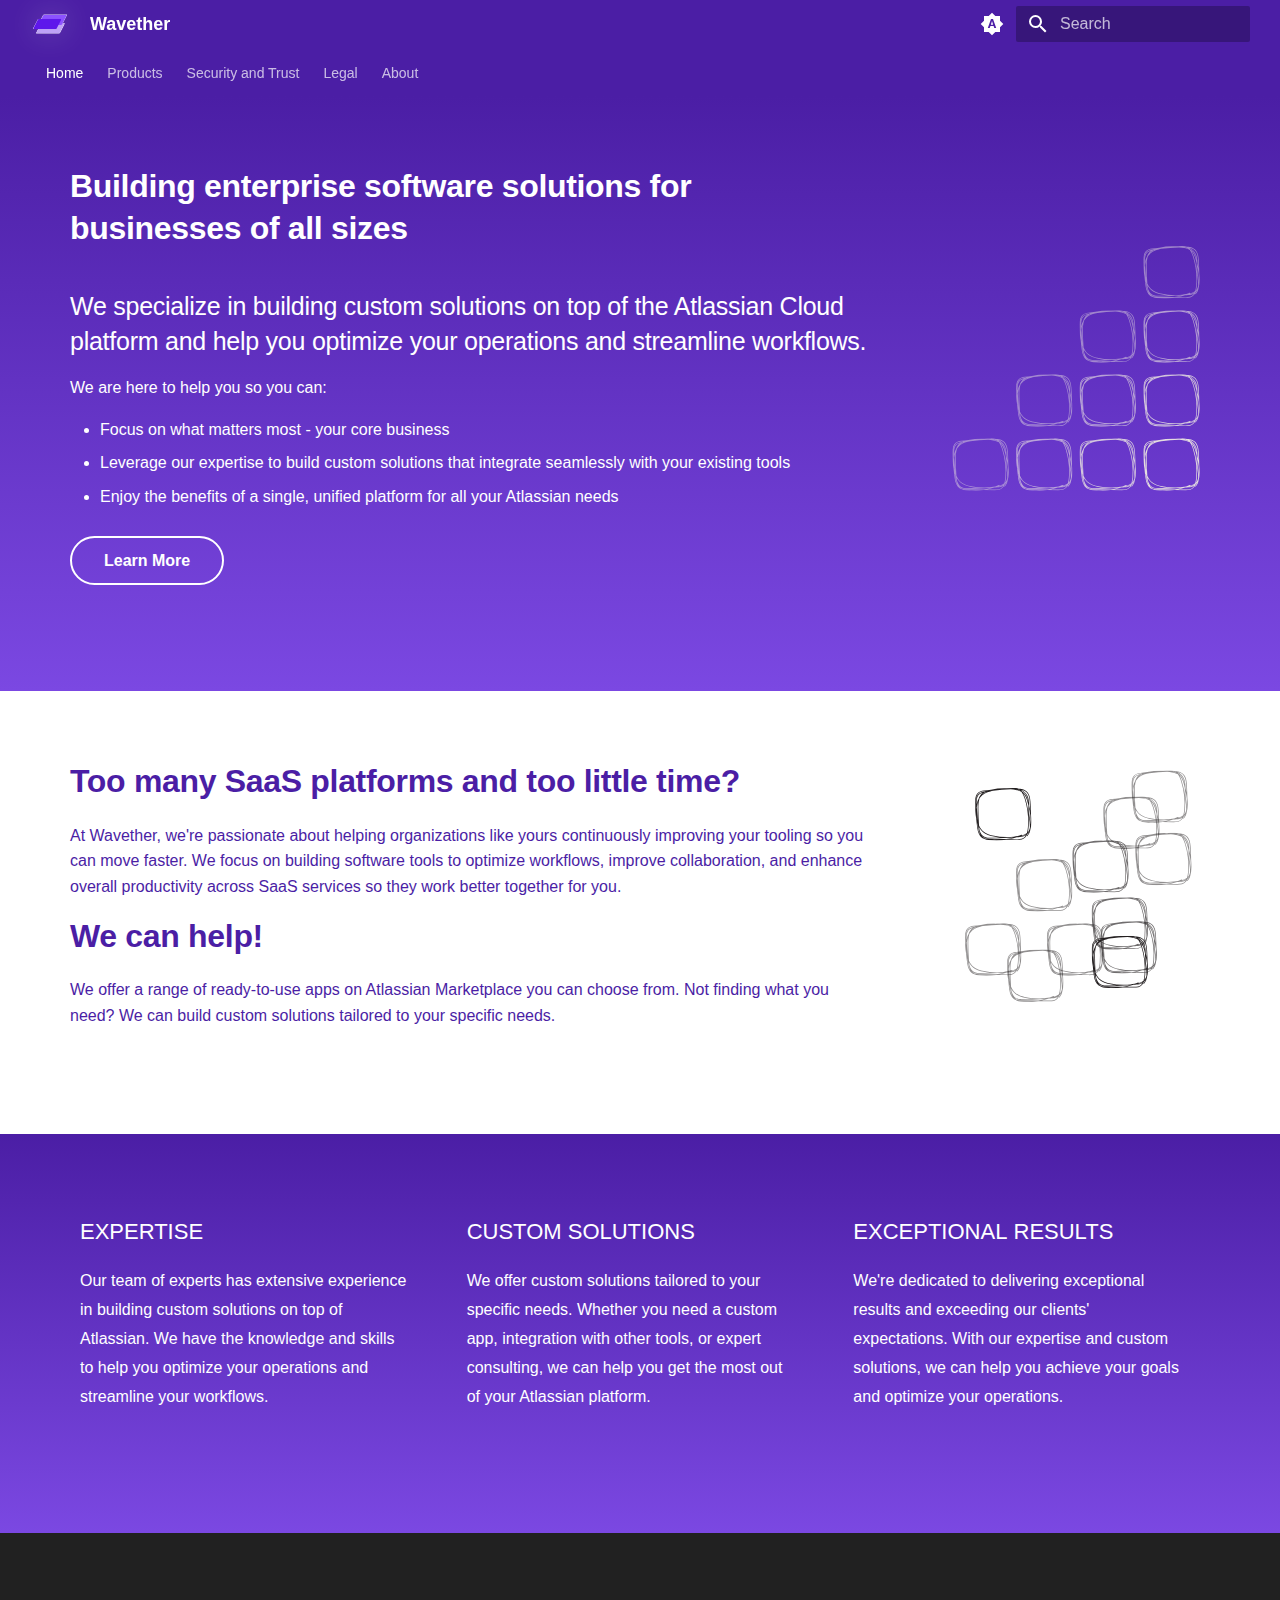
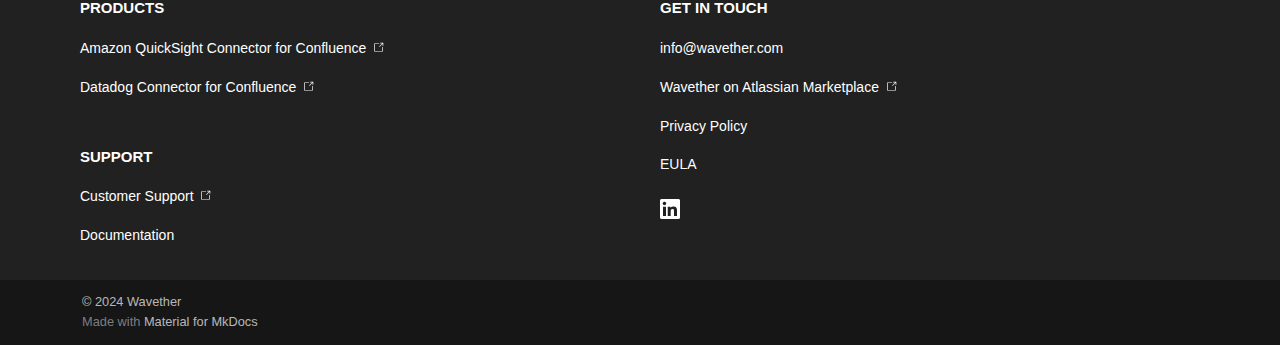
<file: index.html>
<!-- Custom HTML site displayed as the Home chapter -->


<!doctype html>
<html lang="en" class="no-js">
  <head>
    
      <meta charset="utf-8">
      <meta name="viewport" content="width=device-width,initial-scale=1">
      
        <meta name="description" content="Building enterprise software solutions for businesses of all sizes">
      
      
      
        <link rel="canonical" href="https://www.wavether.com/">
      
      
      
        <link rel="next" href="products/">
      
      
      <link rel="icon" href="assets/wavether-favicon.png">
      <meta name="generator" content="mkdocs-1.6.0, mkdocs-material-9.5.31">
    
    
      
        <title>Streamlining workflows for your business - Wavether</title>
      
    
    
      <link rel="stylesheet" href="assets/stylesheets/main.3cba04c6.min.css">
      
        
        <link rel="stylesheet" href="assets/stylesheets/palette.06af60db.min.css">
      
      


    
    
      
    
    
      
    
    
      <link rel="stylesheet" href="stylesheets/extra.css">
    
    <script>__md_scope=new URL(".",location),__md_hash=e=>[...e].reduce((e,_)=>(e<<5)-e+_.charCodeAt(0),0),__md_get=(e,_=localStorage,t=__md_scope)=>JSON.parse(_.getItem(t.pathname+"."+e)),__md_set=(e,_,t=localStorage,a=__md_scope)=>{try{t.setItem(a.pathname+"."+e,JSON.stringify(_))}catch(e){}}</script>
    
      
  


  
  

<script id="__analytics">function __md_analytics(){function n(){dataLayer.push(arguments)}window.dataLayer=window.dataLayer||[],n("js",new Date),n("config","G-4KTPVVLD92"),document.addEventListener("DOMContentLoaded",function(){document.forms.search&&document.forms.search.query.addEventListener("blur",function(){this.value&&n("event","search",{search_term:this.value})}),document$.subscribe(function(){var a=document.forms.feedback;if(void 0!==a)for(var e of a.querySelectorAll("[type=submit]"))e.addEventListener("click",function(e){e.preventDefault();var t=document.location.pathname,e=this.getAttribute("data-md-value");n("event","feedback",{page:t,data:e}),a.firstElementChild.disabled=!0;e=a.querySelector(".md-feedback__note [data-md-value='"+e+"']");e&&(e.hidden=!1)}),a.hidden=!1}),location$.subscribe(function(e){n("config","G-4KTPVVLD92",{page_path:e.pathname})})});var e=document.createElement("script");e.async=!0,e.src="https://www.googletagmanager.com/gtag/js?id=G-4KTPVVLD92",document.getElementById("__analytics").insertAdjacentElement("afterEnd",e)}</script>
  
    <script>"undefined"!=typeof __md_analytics&&__md_analytics()</script>
  

    
    
      
        <meta  property="og:type"  content="website" >
      
        <meta  property="og:title"  content="Streamlining workflows for your business" >
      
        <meta  property="og:description"  content="Building enterprise software solutions for businesses of all sizes" >
      
        <meta  property="og:image"  content="https://www.wavether.com/assets/images/social/index.png" >
      
        <meta  property="og:image:type"  content="image/png" >
      
        <meta  property="og:image:width"  content="1200" >
      
        <meta  property="og:image:height"  content="630" >
      
        <meta  property="og:url"  content="https://www.wavether.com/" >
      
        <meta  name="twitter:card"  content="summary_large_image" >
      
        <meta  name="twitter:title"  content="Streamlining workflows for your business" >
      
        <meta  name="twitter:description"  content="Building enterprise software solutions for businesses of all sizes" >
      
        <meta  name="twitter:image"  content="https://www.wavether.com/assets/images/social/index.png" >
      
    
    
  </head>
  
  
    
    
      
    
    
    
    
    <body dir="ltr" data-md-color-scheme="default" data-md-color-primary="indigo" data-md-color-accent="indigo">
  
    
    <input class="md-toggle" data-md-toggle="drawer" type="checkbox" id="__drawer" autocomplete="off">
    <input class="md-toggle" data-md-toggle="search" type="checkbox" id="__search" autocomplete="off">
    <label class="md-overlay" for="__drawer"></label>
    <div data-md-component="skip">
      
    </div>
    <div data-md-component="announce">
      
    </div>
    
    
      

  

<header class="md-header md-header--shadow md-header--lifted" data-md-component="header">
  <nav class="md-header__inner md-grid" aria-label="Header">
    <a href="." title="Wavether" class="md-header__button md-logo" aria-label="Wavether" data-md-component="logo">
      
  <img src="assets/wavether-logo-border.svg" alt="logo">

    </a>
    <label class="md-header__button md-icon" for="__drawer">
      
      <svg xmlns="http://www.w3.org/2000/svg" viewBox="0 0 24 24"><path d="M3 6h18v2H3V6m0 5h18v2H3v-2m0 5h18v2H3v-2Z"/></svg>
    </label>
    <div class="md-header__title" data-md-component="header-title">
      <div class="md-header__ellipsis">
        <div class="md-header__topic">
          <span class="md-ellipsis">
            Wavether
          </span>
        </div>
        <div class="md-header__topic" data-md-component="header-topic">
          <span class="md-ellipsis">
            
              Streamlining workflows for your business
            
          </span>
        </div>
      </div>
    </div>
    
      
        <form class="md-header__option" data-md-component="palette">
  
    
    
    
    <input class="md-option" data-md-color-media="(prefers-color-scheme)" data-md-color-scheme="default" data-md-color-primary="indigo" data-md-color-accent="indigo"  aria-label="Switch to light mode"  type="radio" name="__palette" id="__palette_0">
    
      <label class="md-header__button md-icon" title="Switch to light mode" for="__palette_1" hidden>
        <svg xmlns="http://www.w3.org/2000/svg" viewBox="0 0 24 24"><path d="m14.3 16-.7-2h-3.2l-.7 2H7.8L11 7h2l3.2 9h-1.9M20 8.69V4h-4.69L12 .69 8.69 4H4v4.69L.69 12 4 15.31V20h4.69L12 23.31 15.31 20H20v-4.69L23.31 12 20 8.69m-9.15 3.96h2.3L12 9l-1.15 3.65Z"/></svg>
      </label>
    
  
    
    
    
    <input class="md-option" data-md-color-media="(prefers-color-scheme: light)" data-md-color-scheme="default" data-md-color-primary="custom" data-md-color-accent="custom"  aria-label="Switch to dark mode"  type="radio" name="__palette" id="__palette_1">
    
      <label class="md-header__button md-icon" title="Switch to dark mode" for="__palette_2" hidden>
        <svg xmlns="http://www.w3.org/2000/svg" viewBox="0 0 24 24"><path d="M12 8a4 4 0 0 0-4 4 4 4 0 0 0 4 4 4 4 0 0 0 4-4 4 4 0 0 0-4-4m0 10a6 6 0 0 1-6-6 6 6 0 0 1 6-6 6 6 0 0 1 6 6 6 6 0 0 1-6 6m8-9.31V4h-4.69L12 .69 8.69 4H4v4.69L.69 12 4 15.31V20h4.69L12 23.31 15.31 20H20v-4.69L23.31 12 20 8.69Z"/></svg>
      </label>
    
  
    
    
    
    <input class="md-option" data-md-color-media="(prefers-color-scheme: dark)" data-md-color-scheme="slate" data-md-color-primary="indigo" data-md-color-accent="deep-purple"  aria-label="Switch to system preference"  type="radio" name="__palette" id="__palette_2">
    
      <label class="md-header__button md-icon" title="Switch to system preference" for="__palette_0" hidden>
        <svg xmlns="http://www.w3.org/2000/svg" viewBox="0 0 24 24"><path d="M12 18c-.89 0-1.74-.2-2.5-.55C11.56 16.5 13 14.42 13 12c0-2.42-1.44-4.5-3.5-5.45C10.26 6.2 11.11 6 12 6a6 6 0 0 1 6 6 6 6 0 0 1-6 6m8-9.31V4h-4.69L12 .69 8.69 4H4v4.69L.69 12 4 15.31V20h4.69L12 23.31 15.31 20H20v-4.69L23.31 12 20 8.69Z"/></svg>
      </label>
    
  
</form>
      
    
    
      <script>var media,input,key,value,palette=__md_get("__palette");if(palette&&palette.color){"(prefers-color-scheme)"===palette.color.media&&(media=matchMedia("(prefers-color-scheme: light)"),input=document.querySelector(media.matches?"[data-md-color-media='(prefers-color-scheme: light)']":"[data-md-color-media='(prefers-color-scheme: dark)']"),palette.color.media=input.getAttribute("data-md-color-media"),palette.color.scheme=input.getAttribute("data-md-color-scheme"),palette.color.primary=input.getAttribute("data-md-color-primary"),palette.color.accent=input.getAttribute("data-md-color-accent"));for([key,value]of Object.entries(palette.color))document.body.setAttribute("data-md-color-"+key,value)}</script>
    
    
    
      <label class="md-header__button md-icon" for="__search">
        
        <svg xmlns="http://www.w3.org/2000/svg" viewBox="0 0 24 24"><path d="M9.5 3A6.5 6.5 0 0 1 16 9.5c0 1.61-.59 3.09-1.56 4.23l.27.27h.79l5 5-1.5 1.5-5-5v-.79l-.27-.27A6.516 6.516 0 0 1 9.5 16 6.5 6.5 0 0 1 3 9.5 6.5 6.5 0 0 1 9.5 3m0 2C7 5 5 7 5 9.5S7 14 9.5 14 14 12 14 9.5 12 5 9.5 5Z"/></svg>
      </label>
      <div class="md-search" data-md-component="search" role="dialog">
  <label class="md-search__overlay" for="__search"></label>
  <div class="md-search__inner" role="search">
    <form class="md-search__form" name="search">
      <input type="text" class="md-search__input" name="query" aria-label="Search" placeholder="Search" autocapitalize="off" autocorrect="off" autocomplete="off" spellcheck="false" data-md-component="search-query" required>
      <label class="md-search__icon md-icon" for="__search">
        
        <svg xmlns="http://www.w3.org/2000/svg" viewBox="0 0 24 24"><path d="M9.5 3A6.5 6.5 0 0 1 16 9.5c0 1.61-.59 3.09-1.56 4.23l.27.27h.79l5 5-1.5 1.5-5-5v-.79l-.27-.27A6.516 6.516 0 0 1 9.5 16 6.5 6.5 0 0 1 3 9.5 6.5 6.5 0 0 1 9.5 3m0 2C7 5 5 7 5 9.5S7 14 9.5 14 14 12 14 9.5 12 5 9.5 5Z"/></svg>
        
        <svg xmlns="http://www.w3.org/2000/svg" viewBox="0 0 24 24"><path d="M20 11v2H8l5.5 5.5-1.42 1.42L4.16 12l7.92-7.92L13.5 5.5 8 11h12Z"/></svg>
      </label>
      <nav class="md-search__options" aria-label="Search">
        
        <button type="reset" class="md-search__icon md-icon" title="Clear" aria-label="Clear" tabindex="-1">
          
          <svg xmlns="http://www.w3.org/2000/svg" viewBox="0 0 24 24"><path d="M19 6.41 17.59 5 12 10.59 6.41 5 5 6.41 10.59 12 5 17.59 6.41 19 12 13.41 17.59 19 19 17.59 13.41 12 19 6.41Z"/></svg>
        </button>
      </nav>
      
        <div class="md-search__suggest" data-md-component="search-suggest"></div>
      
    </form>
    <div class="md-search__output">
      <div class="md-search__scrollwrap" tabindex="0" data-md-scrollfix>
        <div class="md-search-result" data-md-component="search-result">
          <div class="md-search-result__meta">
            Initializing search
          </div>
          <ol class="md-search-result__list" role="presentation"></ol>
        </div>
      </div>
    </div>
  </div>
</div>
    
    
  </nav>
  
    
      
<nav class="md-tabs" aria-label="Tabs" data-md-component="tabs">
  <div class="md-grid">
    <ul class="md-tabs__list">
      
        
  
  
    
  
  
    <li class="md-tabs__item md-tabs__item--active">
      <a href="." class="md-tabs__link">
        
  
    
  
  Home

      </a>
    </li>
  

      
        
  
  
  
    
    
      <li class="md-tabs__item">
        <a href="products/" class="md-tabs__link">
          
  
    
  
  Products

        </a>
      </li>
    
  

      
        
  
  
  
    <li class="md-tabs__item">
      <a href="security/security-trust/" class="md-tabs__link">
        
  
    
  
  Security and Trust

      </a>
    </li>
  

      
        
  
  
  
    
    
      <li class="md-tabs__item">
        <a href="legal/privacy/" class="md-tabs__link">
          
  
    
  
  Legal

        </a>
      </li>
    
  

      
        
  
  
  
    <li class="md-tabs__item">
      <a href="about/" class="md-tabs__link">
        
  
    
  
  About

      </a>
    </li>
  

      
    </ul>
  </div>
</nav>
    
  
</header>
    
    <div class="md-container" data-md-component="container">
      
       
        
      
<link rel="stylesheet" href="stylesheets/pages.css" />

<!-- Main site Entry button descriptions -->
<section class="tx-container">
  <div class="md-grid md-typeset">
    <div class="tx-hero">
      <div class="tx-hero__image ">
        <img alt="software solution building blocks" class="filtered" src="assets/hero-1.svg" draggable="false" />
      </div>
      <div class="tx-hero__content">
        <h1>
          Building enterprise software solutions for businesses of all sizes
        </h1>
        <h2>
          We specialize in building custom solutions on top of the Atlassian Cloud platform and help you optimize your
          operations and streamline workflows.
        </h2>
        <p>
          We are here to help you so you can:
        </p>
        <ul>
          <li>Focus on what matters most - your core business </li>
          <li>Leverage
            our expertise to build custom solutions that integrate seamlessly with
            your existing tools </li>
          <li>Enjoy the benefits of a single, unified platform
            for all your Atlassian needs</li>
        </ul>
        <p>
          <a href="#learnmore" title="Learn More" class="md-button">
            Learn More
          </a>
        </p>
      </div>
    </div>
  </div>
</section>

<section id="learnmore" class="tx-container tx-container-light">
  <div class="md-grid md-typeset">
    <div class="tx-hero">
      <div class="tx-hero__image">
        <img alt="chaotic software building blocks" src="assets/hero-2.svg" draggable="false" />
      </div>
      <div class="tx-hero__content">
        <h1>Too many SaaS platforms and too little time?</h1>

        <p>At Wavether, we're passionate about helping organizations like yours
          continuously improving your tooling so you can move faster. We focus on
          building software tools to optimize workflows, improve collaboration,
          and enhance overall productivity across SaaS services so they work
          better together for you.</p>

        <h1>We can help!</h1>

        <p>We offer a range of ready-to-use apps on
          Atlassian Marketplace you can choose from. Not finding what you need? We
          can build custom solutions tailored to your specific needs.</p>
      </div>
    </div>
  </div>
</section>

<!-- Main site box descriptions -->
<section class="tx-container">
  <div class="top-hr">
    <div class="feature-item">
      <h2>Expertise</h2>
      <p>
        Our team of experts has extensive experience in building custom
        solutions on top of Atlassian. We have the knowledge and skills to
        help you optimize your operations and streamline your workflows.
      </p>
    </div>
    <div class="feature-item">
      <h2>Custom Solutions</h2>
      <p>
        We offer custom solutions tailored to your specific needs. Whether
        you need a custom app, integration with other tools, or expert
        consulting, we can help you get the most out of your Atlassian
        platform.
      </p>
    </div>
    <div class="feature-item">
      <h2>Exceptional Results</h2>
      <p>
        We're dedicated to delivering exceptional results and exceeding our
        clients' expectations. With our expertise and custom solutions, we
        can help you achieve your goals and optimize your operations.
      </p>
    </div>
</section>

<link rel="stylesheet" href="../stylesheets/extra.css" />
<link rel="stylesheet" href="../stylesheets/footer.css" />

<div class="we-footer">
  <div class="we-footer-content">
    <div class="feature-item">
      <h1>Products</h1>
      <p>
        <a
          href="https://marketplace.atlassian.com/1234924?utm=wavether_site"
          title="Amazon QuickSight Connector for Confluence"
          >Amazon QuickSight Connector for Confluence
          <img
            class="filtered link-external"
            src="../assets/link-external.svg"
            alt="External Link"
        /></a>
      </p>
      <p>
        <a
          href="https://marketplace.atlassian.com/1234983?utm=wavether_site"
          title="Datadog Connector for Confluence"
          >Datadog Connector for Confluence
          <img
            class="filtered link-external"
            src="../assets/link-external.svg"
            alt="External Link"
          />
        </a>
      </p>
      <h1>Support</h1>
      <p>
        <a href="https://support.wavether.com/" title="Customer Support"
          >Customer Support
          <img
            class="filtered link-external"
            src="../assets/link-external.svg"
            alt="External Link"
          />
        </a>
      </p>
      <p>
        <a href="/products/" title="Documentation">Documentation</a>
      </p>
    </div>

    <div class="feature-item">
      <h1>Get In Touch</h1>
      <p>
        <a href="mailto:info@wavether.com" title="info@wavether.com"
          >info@wavether.com</a
        >
      </p>
      <p>
        <a
          href="https://marketplace.atlassian.com/vendors/1226757/"
          title="Wavether on Atlassian Marketplace"
          >Wavether on Atlassian Marketplace
          <img
            class="filtered link-external"
            src="../assets/link-external.svg"
            alt="External Link"
        /></a>
      </p>
      <p>
        <a href="/legal/privacy/" title="Privacy Policy">Privacy Policy</a>
      </p>
      <p>
        <a href="/legal/eula/" title="EULA">EULA</a>
      </p>
      <p>
        <a
          href="https://www.linkedin.com/company/wavether/"
          title="Wavether on LinkedIn"
          ><img alt="LinkedIn Logo" src="/assets/In-White-34.png"
        /></a>
      </p>
    </div>
  </div>
</div>


      <main class="md-main" data-md-component="main">
        <div class="md-main__inner md-grid">
          
            
              
              <div class="md-sidebar md-sidebar--primary" data-md-component="sidebar" data-md-type="navigation" >
                <div class="md-sidebar__scrollwrap">
                  <div class="md-sidebar__inner">
                    


  


  

<nav class="md-nav md-nav--primary md-nav--lifted md-nav--integrated" aria-label="Navigation" data-md-level="0">
  <label class="md-nav__title" for="__drawer">
    <a href="." title="Wavether" class="md-nav__button md-logo" aria-label="Wavether" data-md-component="logo">
      
  <img src="assets/wavether-logo-border.svg" alt="logo">

    </a>
    Wavether
  </label>
  
  <ul class="md-nav__list" data-md-scrollfix>
    
      
      
  
  
    
  
  
  
    <li class="md-nav__item md-nav__item--active">
      
      <input class="md-nav__toggle md-toggle" type="checkbox" id="__toc">
      
      
      
      <a href="." class="md-nav__link md-nav__link--active">
        
  
  <span class="md-ellipsis">
    Home
  </span>
  

      </a>
      
    </li>
  

    
      
      
  
  
  
  
    
    
      
        
          
        
      
        
      
        
      
    
    
      
      
    
    
      
        
        
      
    
    <li class="md-nav__item md-nav__item--pruned md-nav__item--nested">
      
        
  
  
    <a href="products/" class="md-nav__link">
      
  
  <span class="md-ellipsis">
    Products
  </span>
  

      
        <span class="md-nav__icon md-icon"></span>
      
    </a>
  

      
    </li>
  

    
      
      
  
  
  
  
    <li class="md-nav__item">
      <a href="security/security-trust/" class="md-nav__link">
        
  
  <span class="md-ellipsis">
    Security and Trust
  </span>
  

      </a>
    </li>
  

    
      
      
  
  
  
  
    
    
      
        
      
        
      
    
    
      
      
    
    
      
        
        
      
    
    <li class="md-nav__item md-nav__item--pruned md-nav__item--nested">
      
        
  
  
    <a href="legal/privacy/" class="md-nav__link">
      
  
  <span class="md-ellipsis">
    Legal
  </span>
  

      
        <span class="md-nav__icon md-icon"></span>
      
    </a>
  

      
    </li>
  

    
      
      
  
  
  
  
    <li class="md-nav__item">
      <a href="about/" class="md-nav__link">
        
  
  <span class="md-ellipsis">
    About
  </span>
  

      </a>
    </li>
  

    
  </ul>
</nav>
                  </div>
                </div>
              </div>
            
            
          
          
            <div class="md-content" data-md-component="content">
              <article class="md-content__inner md-typeset">
                <style>
  .md-main {
    height: 0;
    padding: 0;
    margin: 0;
  }
</style>
              </article>
            </div>
          
          
  <script>var tabs=__md_get("__tabs");if(Array.isArray(tabs))e:for(var set of document.querySelectorAll(".tabbed-set")){var tab,labels=set.querySelector(".tabbed-labels");for(tab of tabs)for(var label of labels.getElementsByTagName("label"))if(label.innerText.trim()===tab){var input=document.getElementById(label.htmlFor);input.checked=!0;continue e}}</script>

<script>var target=document.getElementById(location.hash.slice(1));target&&target.name&&(target.checked=target.name.startsWith("__tabbed_"))</script>
        </div>
        
          <button type="button" class="md-top md-icon" data-md-component="top" hidden>
  
  <svg xmlns="http://www.w3.org/2000/svg" viewBox="0 0 24 24"><path d="M13 20h-2V8l-5.5 5.5-1.42-1.42L12 4.16l7.92 7.92-1.42 1.42L13 8v12Z"/></svg>
  Back to top
</button>
        
      </main>
      
        <footer class="md-footer">
  
  <div class="md-footer-meta md-typeset">
    <div class="md-footer-meta__inner md-grid">
      <div class="md-copyright">
  
    <div class="md-copyright__highlight">
      &copy; 2024 <a href="http://www.wavether.com">Wavether</a>
    </div>
  
  
    Made with
    <a href="https://squidfunk.github.io/mkdocs-material/" target="_blank" rel="noopener">
      Material for MkDocs
    </a>
  
</div>
      
    </div>
  </div>
</footer>
      
    </div>
    <div class="md-dialog" data-md-component="dialog">
      <div class="md-dialog__inner md-typeset"></div>
    </div>
    
    
    <script id="__config" type="application/json">{"base": ".", "features": ["navigation.indexes", "navigation.prune", "navigation.tabs", "navigation.tabs.sticky", "navigation.top", "navigation.tracking", "toc.integrate", "toc.follow", "search.suggest", "search.highlight", "content.tabs.link", "header.autohide"], "search": "assets/javascripts/workers/search.b8dbb3d2.min.js", "translations": {"clipboard.copied": "Copied to clipboard", "clipboard.copy": "Copy to clipboard", "search.result.more.one": "1 more on this page", "search.result.more.other": "# more on this page", "search.result.none": "No matching documents", "search.result.one": "1 matching document", "search.result.other": "# matching documents", "search.result.placeholder": "Type to start searching", "search.result.term.missing": "Missing", "select.version": "Select version"}}</script>
    
    
      <script src="assets/javascripts/bundle.fe8b6f2b.min.js"></script>
      
    
  </body>
</html>
</file>
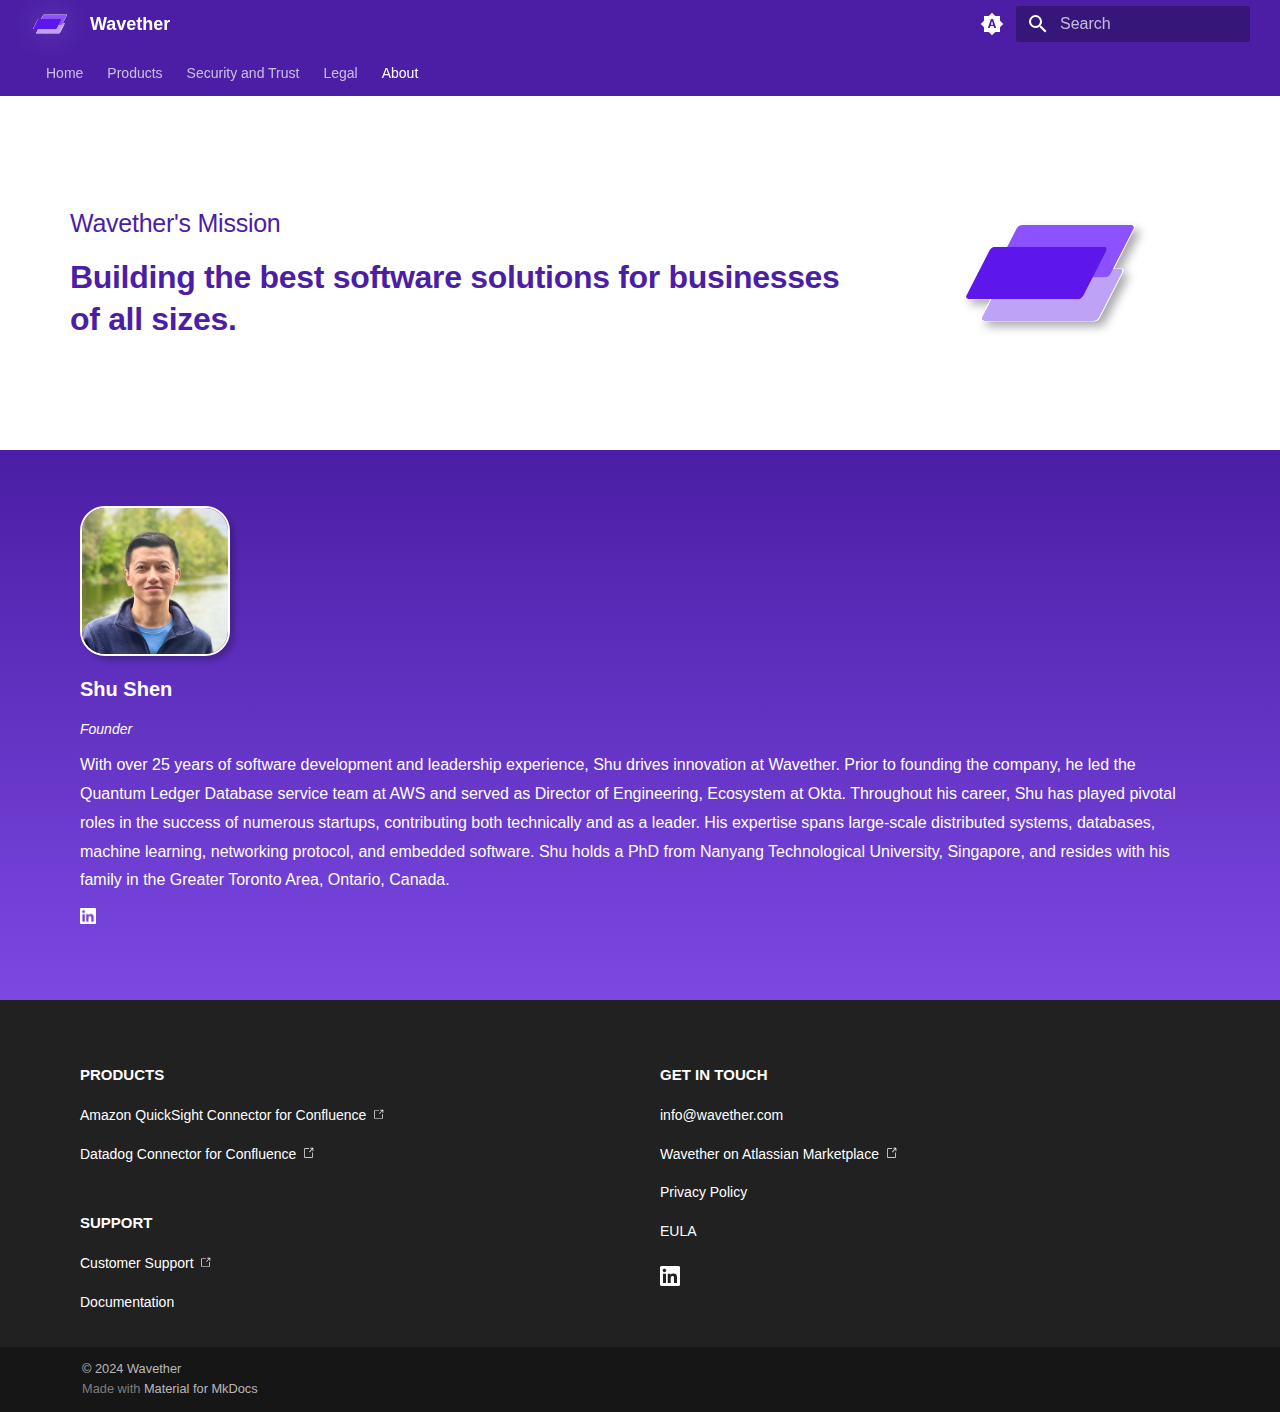
<file: about/index.html>
<!-- Custom HTML site displayed as the Home chapter -->


<!doctype html>
<html lang="en" class="no-js">
  <head>
    
      <meta charset="utf-8">
      <meta name="viewport" content="width=device-width,initial-scale=1">
      
        <meta name="description" content="Wavether's mission and leadership">
      
      
      
        <link rel="canonical" href="https://www.wavether.com/about/">
      
      
        <link rel="prev" href="../legal/eula/">
      
      
      
      <link rel="icon" href="../assets/wavether-favicon.png">
      <meta name="generator" content="mkdocs-1.6.0, mkdocs-material-9.5.31">
    
    
      
        <title>About Us - Wavether</title>
      
    
    
      <link rel="stylesheet" href="../assets/stylesheets/main.3cba04c6.min.css">
      
        
        <link rel="stylesheet" href="../assets/stylesheets/palette.06af60db.min.css">
      
      


    
    
      
    
    
      
    
    
      <link rel="stylesheet" href="../stylesheets/extra.css">
    
    <script>__md_scope=new URL("..",location),__md_hash=e=>[...e].reduce((e,_)=>(e<<5)-e+_.charCodeAt(0),0),__md_get=(e,_=localStorage,t=__md_scope)=>JSON.parse(_.getItem(t.pathname+"."+e)),__md_set=(e,_,t=localStorage,a=__md_scope)=>{try{t.setItem(a.pathname+"."+e,JSON.stringify(_))}catch(e){}}</script>
    
      
  


  
  

<script id="__analytics">function __md_analytics(){function n(){dataLayer.push(arguments)}window.dataLayer=window.dataLayer||[],n("js",new Date),n("config","G-4KTPVVLD92"),document.addEventListener("DOMContentLoaded",function(){document.forms.search&&document.forms.search.query.addEventListener("blur",function(){this.value&&n("event","search",{search_term:this.value})}),document$.subscribe(function(){var a=document.forms.feedback;if(void 0!==a)for(var e of a.querySelectorAll("[type=submit]"))e.addEventListener("click",function(e){e.preventDefault();var t=document.location.pathname,e=this.getAttribute("data-md-value");n("event","feedback",{page:t,data:e}),a.firstElementChild.disabled=!0;e=a.querySelector(".md-feedback__note [data-md-value='"+e+"']");e&&(e.hidden=!1)}),a.hidden=!1}),location$.subscribe(function(e){n("config","G-4KTPVVLD92",{page_path:e.pathname})})});var e=document.createElement("script");e.async=!0,e.src="https://www.googletagmanager.com/gtag/js?id=G-4KTPVVLD92",document.getElementById("__analytics").insertAdjacentElement("afterEnd",e)}</script>
  
    <script>"undefined"!=typeof __md_analytics&&__md_analytics()</script>
  

    
    
      
        <meta  property="og:type"  content="website" >
      
        <meta  property="og:title"  content="About Us - Wavether" >
      
        <meta  property="og:description"  content="Wavether's mission and leadership" >
      
        <meta  property="og:image"  content="https://www.wavether.com/assets/images/social/about.png" >
      
        <meta  property="og:image:type"  content="image/png" >
      
        <meta  property="og:image:width"  content="1200" >
      
        <meta  property="og:image:height"  content="630" >
      
        <meta  property="og:url"  content="https://www.wavether.com/about/" >
      
        <meta  name="twitter:card"  content="summary_large_image" >
      
        <meta  name="twitter:title"  content="About Us - Wavether" >
      
        <meta  name="twitter:description"  content="Wavether's mission and leadership" >
      
        <meta  name="twitter:image"  content="https://www.wavether.com/assets/images/social/about.png" >
      
    
    
  </head>
  
  
    
    
      
    
    
    
    
    <body dir="ltr" data-md-color-scheme="default" data-md-color-primary="indigo" data-md-color-accent="indigo">
  
    
    <input class="md-toggle" data-md-toggle="drawer" type="checkbox" id="__drawer" autocomplete="off">
    <input class="md-toggle" data-md-toggle="search" type="checkbox" id="__search" autocomplete="off">
    <label class="md-overlay" for="__drawer"></label>
    <div data-md-component="skip">
      
    </div>
    <div data-md-component="announce">
      
    </div>
    
    
      

  

<header class="md-header md-header--shadow md-header--lifted" data-md-component="header">
  <nav class="md-header__inner md-grid" aria-label="Header">
    <a href=".." title="Wavether" class="md-header__button md-logo" aria-label="Wavether" data-md-component="logo">
      
  <img src="../assets/wavether-logo-border.svg" alt="logo">

    </a>
    <label class="md-header__button md-icon" for="__drawer">
      
      <svg xmlns="http://www.w3.org/2000/svg" viewBox="0 0 24 24"><path d="M3 6h18v2H3V6m0 5h18v2H3v-2m0 5h18v2H3v-2Z"/></svg>
    </label>
    <div class="md-header__title" data-md-component="header-title">
      <div class="md-header__ellipsis">
        <div class="md-header__topic">
          <span class="md-ellipsis">
            Wavether
          </span>
        </div>
        <div class="md-header__topic" data-md-component="header-topic">
          <span class="md-ellipsis">
            
              About Us
            
          </span>
        </div>
      </div>
    </div>
    
      
        <form class="md-header__option" data-md-component="palette">
  
    
    
    
    <input class="md-option" data-md-color-media="(prefers-color-scheme)" data-md-color-scheme="default" data-md-color-primary="indigo" data-md-color-accent="indigo"  aria-label="Switch to light mode"  type="radio" name="__palette" id="__palette_0">
    
      <label class="md-header__button md-icon" title="Switch to light mode" for="__palette_1" hidden>
        <svg xmlns="http://www.w3.org/2000/svg" viewBox="0 0 24 24"><path d="m14.3 16-.7-2h-3.2l-.7 2H7.8L11 7h2l3.2 9h-1.9M20 8.69V4h-4.69L12 .69 8.69 4H4v4.69L.69 12 4 15.31V20h4.69L12 23.31 15.31 20H20v-4.69L23.31 12 20 8.69m-9.15 3.96h2.3L12 9l-1.15 3.65Z"/></svg>
      </label>
    
  
    
    
    
    <input class="md-option" data-md-color-media="(prefers-color-scheme: light)" data-md-color-scheme="default" data-md-color-primary="custom" data-md-color-accent="custom"  aria-label="Switch to dark mode"  type="radio" name="__palette" id="__palette_1">
    
      <label class="md-header__button md-icon" title="Switch to dark mode" for="__palette_2" hidden>
        <svg xmlns="http://www.w3.org/2000/svg" viewBox="0 0 24 24"><path d="M12 8a4 4 0 0 0-4 4 4 4 0 0 0 4 4 4 4 0 0 0 4-4 4 4 0 0 0-4-4m0 10a6 6 0 0 1-6-6 6 6 0 0 1 6-6 6 6 0 0 1 6 6 6 6 0 0 1-6 6m8-9.31V4h-4.69L12 .69 8.69 4H4v4.69L.69 12 4 15.31V20h4.69L12 23.31 15.31 20H20v-4.69L23.31 12 20 8.69Z"/></svg>
      </label>
    
  
    
    
    
    <input class="md-option" data-md-color-media="(prefers-color-scheme: dark)" data-md-color-scheme="slate" data-md-color-primary="indigo" data-md-color-accent="deep-purple"  aria-label="Switch to system preference"  type="radio" name="__palette" id="__palette_2">
    
      <label class="md-header__button md-icon" title="Switch to system preference" for="__palette_0" hidden>
        <svg xmlns="http://www.w3.org/2000/svg" viewBox="0 0 24 24"><path d="M12 18c-.89 0-1.74-.2-2.5-.55C11.56 16.5 13 14.42 13 12c0-2.42-1.44-4.5-3.5-5.45C10.26 6.2 11.11 6 12 6a6 6 0 0 1 6 6 6 6 0 0 1-6 6m8-9.31V4h-4.69L12 .69 8.69 4H4v4.69L.69 12 4 15.31V20h4.69L12 23.31 15.31 20H20v-4.69L23.31 12 20 8.69Z"/></svg>
      </label>
    
  
</form>
      
    
    
      <script>var media,input,key,value,palette=__md_get("__palette");if(palette&&palette.color){"(prefers-color-scheme)"===palette.color.media&&(media=matchMedia("(prefers-color-scheme: light)"),input=document.querySelector(media.matches?"[data-md-color-media='(prefers-color-scheme: light)']":"[data-md-color-media='(prefers-color-scheme: dark)']"),palette.color.media=input.getAttribute("data-md-color-media"),palette.color.scheme=input.getAttribute("data-md-color-scheme"),palette.color.primary=input.getAttribute("data-md-color-primary"),palette.color.accent=input.getAttribute("data-md-color-accent"));for([key,value]of Object.entries(palette.color))document.body.setAttribute("data-md-color-"+key,value)}</script>
    
    
    
      <label class="md-header__button md-icon" for="__search">
        
        <svg xmlns="http://www.w3.org/2000/svg" viewBox="0 0 24 24"><path d="M9.5 3A6.5 6.5 0 0 1 16 9.5c0 1.61-.59 3.09-1.56 4.23l.27.27h.79l5 5-1.5 1.5-5-5v-.79l-.27-.27A6.516 6.516 0 0 1 9.5 16 6.5 6.5 0 0 1 3 9.5 6.5 6.5 0 0 1 9.5 3m0 2C7 5 5 7 5 9.5S7 14 9.5 14 14 12 14 9.5 12 5 9.5 5Z"/></svg>
      </label>
      <div class="md-search" data-md-component="search" role="dialog">
  <label class="md-search__overlay" for="__search"></label>
  <div class="md-search__inner" role="search">
    <form class="md-search__form" name="search">
      <input type="text" class="md-search__input" name="query" aria-label="Search" placeholder="Search" autocapitalize="off" autocorrect="off" autocomplete="off" spellcheck="false" data-md-component="search-query" required>
      <label class="md-search__icon md-icon" for="__search">
        
        <svg xmlns="http://www.w3.org/2000/svg" viewBox="0 0 24 24"><path d="M9.5 3A6.5 6.5 0 0 1 16 9.5c0 1.61-.59 3.09-1.56 4.23l.27.27h.79l5 5-1.5 1.5-5-5v-.79l-.27-.27A6.516 6.516 0 0 1 9.5 16 6.5 6.5 0 0 1 3 9.5 6.5 6.5 0 0 1 9.5 3m0 2C7 5 5 7 5 9.5S7 14 9.5 14 14 12 14 9.5 12 5 9.5 5Z"/></svg>
        
        <svg xmlns="http://www.w3.org/2000/svg" viewBox="0 0 24 24"><path d="M20 11v2H8l5.5 5.5-1.42 1.42L4.16 12l7.92-7.92L13.5 5.5 8 11h12Z"/></svg>
      </label>
      <nav class="md-search__options" aria-label="Search">
        
        <button type="reset" class="md-search__icon md-icon" title="Clear" aria-label="Clear" tabindex="-1">
          
          <svg xmlns="http://www.w3.org/2000/svg" viewBox="0 0 24 24"><path d="M19 6.41 17.59 5 12 10.59 6.41 5 5 6.41 10.59 12 5 17.59 6.41 19 12 13.41 17.59 19 19 17.59 13.41 12 19 6.41Z"/></svg>
        </button>
      </nav>
      
        <div class="md-search__suggest" data-md-component="search-suggest"></div>
      
    </form>
    <div class="md-search__output">
      <div class="md-search__scrollwrap" tabindex="0" data-md-scrollfix>
        <div class="md-search-result" data-md-component="search-result">
          <div class="md-search-result__meta">
            Initializing search
          </div>
          <ol class="md-search-result__list" role="presentation"></ol>
        </div>
      </div>
    </div>
  </div>
</div>
    
    
  </nav>
  
    
      
<nav class="md-tabs" aria-label="Tabs" data-md-component="tabs">
  <div class="md-grid">
    <ul class="md-tabs__list">
      
        
  
  
  
    <li class="md-tabs__item">
      <a href=".." class="md-tabs__link">
        
  
    
  
  Home

      </a>
    </li>
  

      
        
  
  
  
    
    
      <li class="md-tabs__item">
        <a href="../products/" class="md-tabs__link">
          
  
    
  
  Products

        </a>
      </li>
    
  

      
        
  
  
  
    <li class="md-tabs__item">
      <a href="../security/security-trust/" class="md-tabs__link">
        
  
    
  
  Security and Trust

      </a>
    </li>
  

      
        
  
  
  
    
    
      <li class="md-tabs__item">
        <a href="../legal/privacy/" class="md-tabs__link">
          
  
    
  
  Legal

        </a>
      </li>
    
  

      
        
  
  
    
  
  
    <li class="md-tabs__item md-tabs__item--active">
      <a href="./" class="md-tabs__link">
        
  
    
  
  About

      </a>
    </li>
  

      
    </ul>
  </div>
</nav>
    
  
</header>
    
    <div class="md-container" data-md-component="container">
      
       
        
      
<link rel="stylesheet" href="/stylesheets/pages.css" />
<link rel="stylesheet" href="/stylesheets/about.css" />

<!-- Main site Entry button descriptions -->
<section class="tx-container tx-container-light">
  <div class="md-grid md-typeset">
    <div class="tx-hero">
      <div class="tx-hero__image logos">
        <img alt="Wavether Logo" src="/assets/wavether-logo-border.svg" />
      </div>
      <div class="tx-hero__content">
        <h2>Wavether's Mission</h2>
        <h1>
          Building the best software solutions for businesses of all sizes.
        </h1>
      </div>
    </div>
  </div>
</section>

<section class="tx-container">
  <div class="top-hr">
    <div class="feature-item profile">
      <img class="photo" src="/assets/shu-shen.jpg" alt="Shu Shen" />
      <h2>Shu Shen</h2>
      <h3>Founder</h3>
      <div class="profile--bio">
        <p>
          With over 25 years of software development and leadership experience,
          Shu drives innovation at Wavether. Prior to founding the company, he
          led the Quantum Ledger Database service team at AWS and served as
          Director of Engineering, Ecosystem at Okta. Throughout his career, Shu
          has played pivotal roles in the success of numerous startups,
          contributing both technically and as a leader. His expertise spans
          large-scale distributed systems, databases, machine learning,
          networking protocol, and embedded software. Shu holds a PhD from
          Nanyang Technological University, Singapore, and resides with his
          family in the Greater Toronto Area, Ontario, Canada.
        </p>
        <p>
          <a
            href="https://www.linkedin.com/in/shushen"
            title="Shu Shen on LinkedIn"
            ><img
              alt="LinkedIn Logo"
              class="social-icon"
              src="/assets/In-White-34.png"
          /></a>
        </p>
      </div>
    </div>
  </div>
</section>

<link rel="stylesheet" href="../stylesheets/extra.css" />
<link rel="stylesheet" href="../stylesheets/footer.css" />

<div class="we-footer">
  <div class="we-footer-content">
    <div class="feature-item">
      <h1>Products</h1>
      <p>
        <a
          href="https://marketplace.atlassian.com/1234924?utm=wavether_site"
          title="Amazon QuickSight Connector for Confluence"
          >Amazon QuickSight Connector for Confluence
          <img
            class="filtered link-external"
            src="../assets/link-external.svg"
            alt="External Link"
        /></a>
      </p>
      <p>
        <a
          href="https://marketplace.atlassian.com/1234983?utm=wavether_site"
          title="Datadog Connector for Confluence"
          >Datadog Connector for Confluence
          <img
            class="filtered link-external"
            src="../assets/link-external.svg"
            alt="External Link"
          />
        </a>
      </p>
      <h1>Support</h1>
      <p>
        <a href="https://support.wavether.com/" title="Customer Support"
          >Customer Support
          <img
            class="filtered link-external"
            src="../assets/link-external.svg"
            alt="External Link"
          />
        </a>
      </p>
      <p>
        <a href="/products/" title="Documentation">Documentation</a>
      </p>
    </div>

    <div class="feature-item">
      <h1>Get In Touch</h1>
      <p>
        <a href="mailto:info@wavether.com" title="info@wavether.com"
          >info@wavether.com</a
        >
      </p>
      <p>
        <a
          href="https://marketplace.atlassian.com/vendors/1226757/"
          title="Wavether on Atlassian Marketplace"
          >Wavether on Atlassian Marketplace
          <img
            class="filtered link-external"
            src="../assets/link-external.svg"
            alt="External Link"
        /></a>
      </p>
      <p>
        <a href="/legal/privacy/" title="Privacy Policy">Privacy Policy</a>
      </p>
      <p>
        <a href="/legal/eula/" title="EULA">EULA</a>
      </p>
      <p>
        <a
          href="https://www.linkedin.com/company/wavether/"
          title="Wavether on LinkedIn"
          ><img alt="LinkedIn Logo" src="/assets/In-White-34.png"
        /></a>
      </p>
    </div>
  </div>
</div> 
      <main class="md-main" data-md-component="main">
        <div class="md-main__inner md-grid">
          
            
              
              <div class="md-sidebar md-sidebar--primary" data-md-component="sidebar" data-md-type="navigation" >
                <div class="md-sidebar__scrollwrap">
                  <div class="md-sidebar__inner">
                    


  


  

<nav class="md-nav md-nav--primary md-nav--lifted md-nav--integrated" aria-label="Navigation" data-md-level="0">
  <label class="md-nav__title" for="__drawer">
    <a href=".." title="Wavether" class="md-nav__button md-logo" aria-label="Wavether" data-md-component="logo">
      
  <img src="../assets/wavether-logo-border.svg" alt="logo">

    </a>
    Wavether
  </label>
  
  <ul class="md-nav__list" data-md-scrollfix>
    
      
      
  
  
  
  
    <li class="md-nav__item">
      <a href=".." class="md-nav__link">
        
  
  <span class="md-ellipsis">
    Home
  </span>
  

      </a>
    </li>
  

    
      
      
  
  
  
  
    
    
      
        
          
        
      
        
      
        
      
    
    
      
      
    
    
      
        
        
      
    
    <li class="md-nav__item md-nav__item--pruned md-nav__item--nested">
      
        
  
  
    <a href="../products/" class="md-nav__link">
      
  
  <span class="md-ellipsis">
    Products
  </span>
  

      
        <span class="md-nav__icon md-icon"></span>
      
    </a>
  

      
    </li>
  

    
      
      
  
  
  
  
    <li class="md-nav__item">
      <a href="../security/security-trust/" class="md-nav__link">
        
  
  <span class="md-ellipsis">
    Security and Trust
  </span>
  

      </a>
    </li>
  

    
      
      
  
  
  
  
    
    
      
        
      
        
      
    
    
      
      
    
    
      
        
        
      
    
    <li class="md-nav__item md-nav__item--pruned md-nav__item--nested">
      
        
  
  
    <a href="../legal/privacy/" class="md-nav__link">
      
  
  <span class="md-ellipsis">
    Legal
  </span>
  

      
        <span class="md-nav__icon md-icon"></span>
      
    </a>
  

      
    </li>
  

    
      
      
  
  
    
  
  
  
    <li class="md-nav__item md-nav__item--active">
      
      <input class="md-nav__toggle md-toggle" type="checkbox" id="__toc">
      
      
      
      <a href="./" class="md-nav__link md-nav__link--active">
        
  
  <span class="md-ellipsis">
    About
  </span>
  

      </a>
      
    </li>
  

    
  </ul>
</nav>
                  </div>
                </div>
              </div>
            
            
          
          
            <div class="md-content" data-md-component="content">
              <article class="md-content__inner md-typeset">
                <style>
  .md-main {
    height: 0;
    padding: 0;
    margin: 0;
  }</style
>
              </article>
            </div>
          
          
  <script>var tabs=__md_get("__tabs");if(Array.isArray(tabs))e:for(var set of document.querySelectorAll(".tabbed-set")){var tab,labels=set.querySelector(".tabbed-labels");for(tab of tabs)for(var label of labels.getElementsByTagName("label"))if(label.innerText.trim()===tab){var input=document.getElementById(label.htmlFor);input.checked=!0;continue e}}</script>

<script>var target=document.getElementById(location.hash.slice(1));target&&target.name&&(target.checked=target.name.startsWith("__tabbed_"))</script>
        </div>
        
          <button type="button" class="md-top md-icon" data-md-component="top" hidden>
  
  <svg xmlns="http://www.w3.org/2000/svg" viewBox="0 0 24 24"><path d="M13 20h-2V8l-5.5 5.5-1.42-1.42L12 4.16l7.92 7.92-1.42 1.42L13 8v12Z"/></svg>
  Back to top
</button>
        
      </main>
      
        <footer class="md-footer">
  
  <div class="md-footer-meta md-typeset">
    <div class="md-footer-meta__inner md-grid">
      <div class="md-copyright">
  
    <div class="md-copyright__highlight">
      &copy; 2024 <a href="http://www.wavether.com">Wavether</a>
    </div>
  
  
    Made with
    <a href="https://squidfunk.github.io/mkdocs-material/" target="_blank" rel="noopener">
      Material for MkDocs
    </a>
  
</div>
      
    </div>
  </div>
</footer>
      
    </div>
    <div class="md-dialog" data-md-component="dialog">
      <div class="md-dialog__inner md-typeset"></div>
    </div>
    
    
    <script id="__config" type="application/json">{"base": "..", "features": ["navigation.indexes", "navigation.prune", "navigation.tabs", "navigation.tabs.sticky", "navigation.top", "navigation.tracking", "toc.integrate", "toc.follow", "search.suggest", "search.highlight", "content.tabs.link", "header.autohide"], "search": "../assets/javascripts/workers/search.b8dbb3d2.min.js", "translations": {"clipboard.copied": "Copied to clipboard", "clipboard.copy": "Copy to clipboard", "search.result.more.one": "1 more on this page", "search.result.more.other": "# more on this page", "search.result.none": "No matching documents", "search.result.one": "1 matching document", "search.result.other": "# matching documents", "search.result.placeholder": "Type to start searching", "search.result.term.missing": "Missing", "select.version": "Select version"}}</script>
    
    
      <script src="../assets/javascripts/bundle.fe8b6f2b.min.js"></script>
      
    
  </body>
</html>
</file>
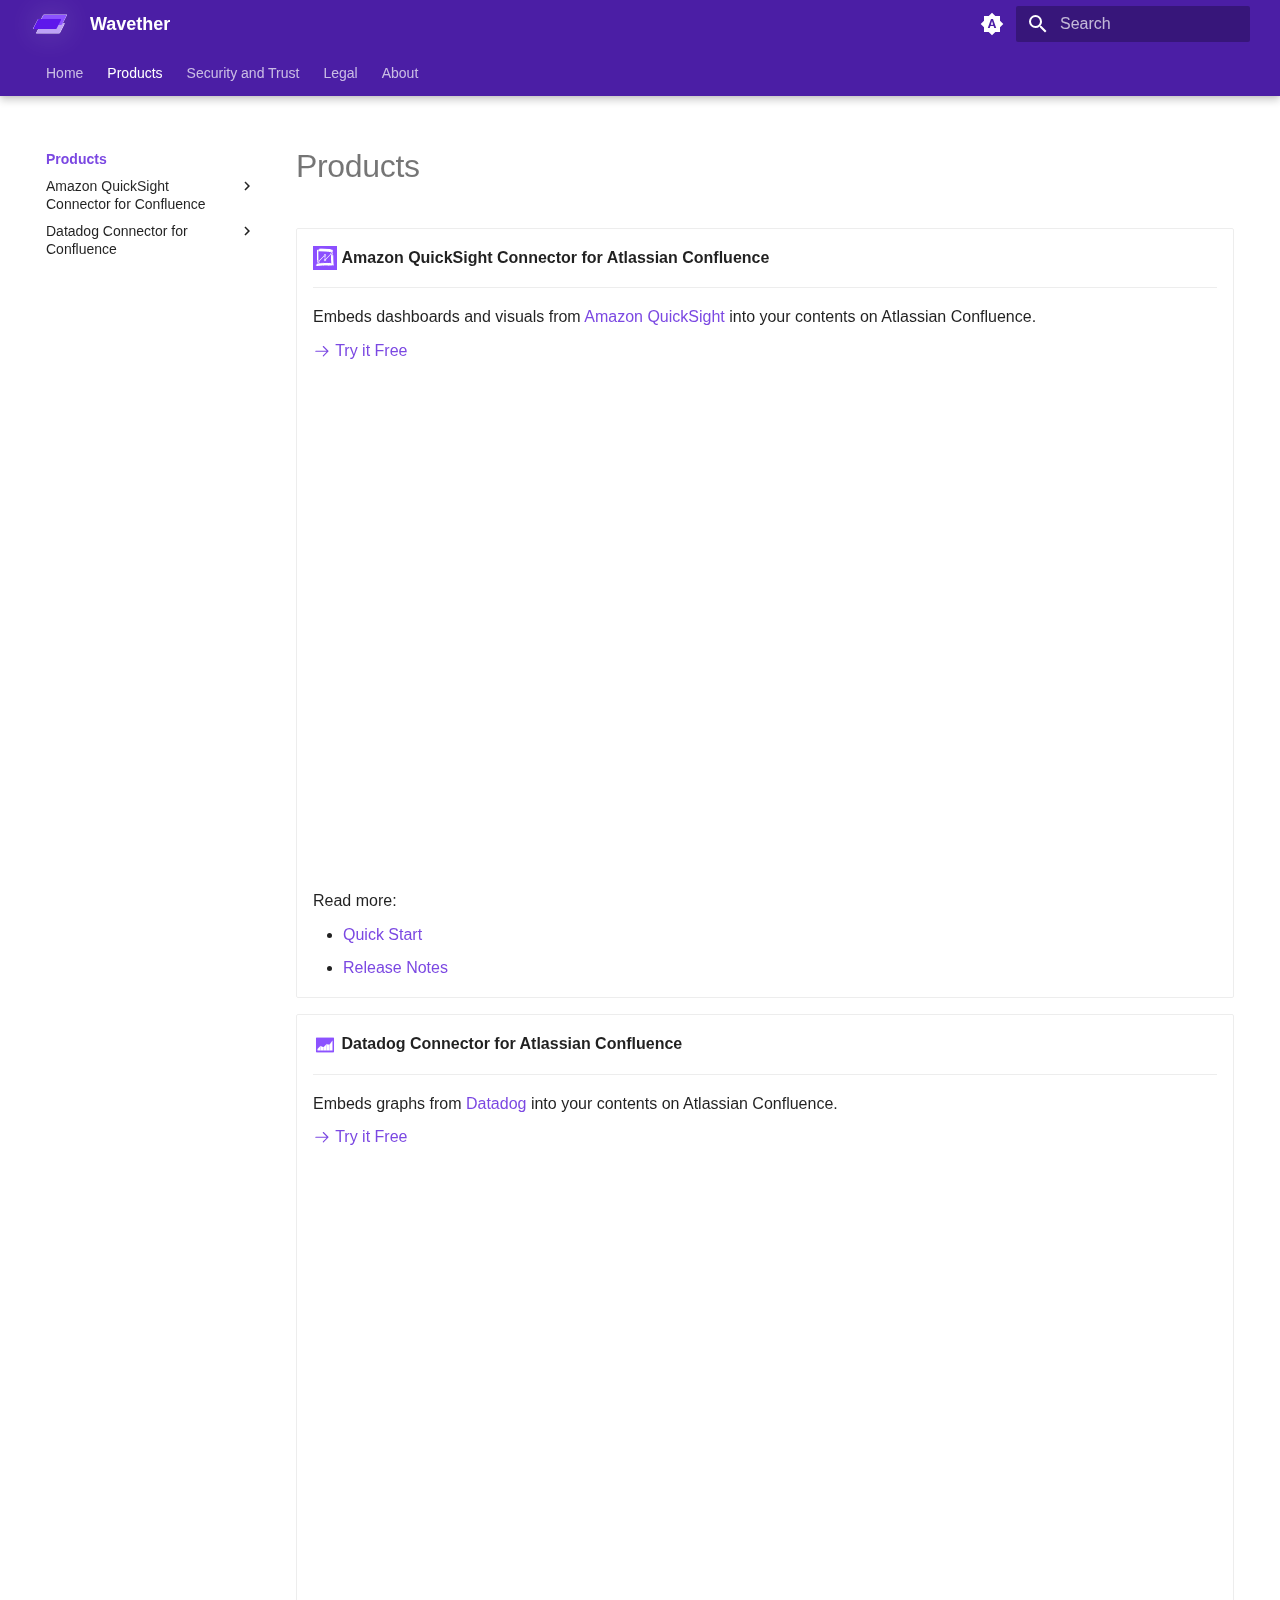
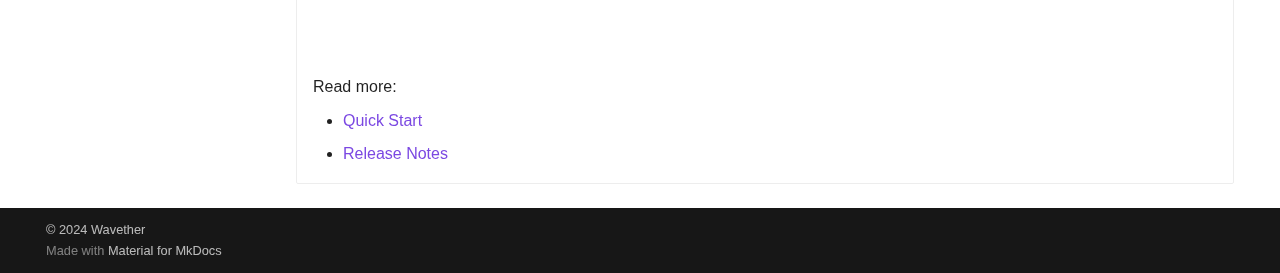
<file: products/index.html>
<!doctype html>
<html lang="en" class="no-js">
  <head>
    
      <meta charset="utf-8">
      <meta name="viewport" content="width=device-width,initial-scale=1">
      
      
      
        <link rel="canonical" href="https://www.wavether.com/products/">
      
      
        <link rel="prev" href="..">
      
      
        <link rel="next" href="amazon-quicksight-connector-confluence/quick-start/">
      
      
      <link rel="icon" href="../assets/wavether-favicon.png">
      <meta name="generator" content="mkdocs-1.6.0, mkdocs-material-9.5.31">
    
    
      
        <title>Products - Wavether</title>
      
    
    
      <link rel="stylesheet" href="../assets/stylesheets/main.3cba04c6.min.css">
      
        
        <link rel="stylesheet" href="../assets/stylesheets/palette.06af60db.min.css">
      
      


    
    
      
    
    
      
    
    
      <link rel="stylesheet" href="../stylesheets/extra.css">
    
    <script>__md_scope=new URL("..",location),__md_hash=e=>[...e].reduce((e,_)=>(e<<5)-e+_.charCodeAt(0),0),__md_get=(e,_=localStorage,t=__md_scope)=>JSON.parse(_.getItem(t.pathname+"."+e)),__md_set=(e,_,t=localStorage,a=__md_scope)=>{try{t.setItem(a.pathname+"."+e,JSON.stringify(_))}catch(e){}}</script>
    
      
  


  
  

<script id="__analytics">function __md_analytics(){function n(){dataLayer.push(arguments)}window.dataLayer=window.dataLayer||[],n("js",new Date),n("config","G-4KTPVVLD92"),document.addEventListener("DOMContentLoaded",function(){document.forms.search&&document.forms.search.query.addEventListener("blur",function(){this.value&&n("event","search",{search_term:this.value})}),document$.subscribe(function(){var a=document.forms.feedback;if(void 0!==a)for(var e of a.querySelectorAll("[type=submit]"))e.addEventListener("click",function(e){e.preventDefault();var t=document.location.pathname,e=this.getAttribute("data-md-value");n("event","feedback",{page:t,data:e}),a.firstElementChild.disabled=!0;e=a.querySelector(".md-feedback__note [data-md-value='"+e+"']");e&&(e.hidden=!1)}),a.hidden=!1}),location$.subscribe(function(e){n("config","G-4KTPVVLD92",{page_path:e.pathname})})});var e=document.createElement("script");e.async=!0,e.src="https://www.googletagmanager.com/gtag/js?id=G-4KTPVVLD92",document.getElementById("__analytics").insertAdjacentElement("afterEnd",e)}</script>
  
    <script>"undefined"!=typeof __md_analytics&&__md_analytics()</script>
  

    
    
      
        <meta  property="og:type"  content="website" >
      
        <meta  property="og:title"  content="Products - Wavether" >
      
        <meta  property="og:description"  content="None" >
      
        <meta  property="og:image"  content="https://www.wavether.com/assets/images/social/products/index.png" >
      
        <meta  property="og:image:type"  content="image/png" >
      
        <meta  property="og:image:width"  content="1200" >
      
        <meta  property="og:image:height"  content="630" >
      
        <meta  property="og:url"  content="https://www.wavether.com/products/" >
      
        <meta  name="twitter:card"  content="summary_large_image" >
      
        <meta  name="twitter:title"  content="Products - Wavether" >
      
        <meta  name="twitter:description"  content="None" >
      
        <meta  name="twitter:image"  content="https://www.wavether.com/assets/images/social/products/index.png" >
      
    
    
  </head>
  
  
    
    
      
    
    
    
    
    <body dir="ltr" data-md-color-scheme="default" data-md-color-primary="indigo" data-md-color-accent="indigo">
  
    
    <input class="md-toggle" data-md-toggle="drawer" type="checkbox" id="__drawer" autocomplete="off">
    <input class="md-toggle" data-md-toggle="search" type="checkbox" id="__search" autocomplete="off">
    <label class="md-overlay" for="__drawer"></label>
    <div data-md-component="skip">
      
        
        <a href="#products" class="md-skip">
          Skip to content
        </a>
      
    </div>
    <div data-md-component="announce">
      
    </div>
    
    
      

  

<header class="md-header md-header--shadow md-header--lifted" data-md-component="header">
  <nav class="md-header__inner md-grid" aria-label="Header">
    <a href=".." title="Wavether" class="md-header__button md-logo" aria-label="Wavether" data-md-component="logo">
      
  <img src="../assets/wavether-logo-border.svg" alt="logo">

    </a>
    <label class="md-header__button md-icon" for="__drawer">
      
      <svg xmlns="http://www.w3.org/2000/svg" viewBox="0 0 24 24"><path d="M3 6h18v2H3V6m0 5h18v2H3v-2m0 5h18v2H3v-2Z"/></svg>
    </label>
    <div class="md-header__title" data-md-component="header-title">
      <div class="md-header__ellipsis">
        <div class="md-header__topic">
          <span class="md-ellipsis">
            Wavether
          </span>
        </div>
        <div class="md-header__topic" data-md-component="header-topic">
          <span class="md-ellipsis">
            
              Products
            
          </span>
        </div>
      </div>
    </div>
    
      
        <form class="md-header__option" data-md-component="palette">
  
    
    
    
    <input class="md-option" data-md-color-media="(prefers-color-scheme)" data-md-color-scheme="default" data-md-color-primary="indigo" data-md-color-accent="indigo"  aria-label="Switch to light mode"  type="radio" name="__palette" id="__palette_0">
    
      <label class="md-header__button md-icon" title="Switch to light mode" for="__palette_1" hidden>
        <svg xmlns="http://www.w3.org/2000/svg" viewBox="0 0 24 24"><path d="m14.3 16-.7-2h-3.2l-.7 2H7.8L11 7h2l3.2 9h-1.9M20 8.69V4h-4.69L12 .69 8.69 4H4v4.69L.69 12 4 15.31V20h4.69L12 23.31 15.31 20H20v-4.69L23.31 12 20 8.69m-9.15 3.96h2.3L12 9l-1.15 3.65Z"/></svg>
      </label>
    
  
    
    
    
    <input class="md-option" data-md-color-media="(prefers-color-scheme: light)" data-md-color-scheme="default" data-md-color-primary="custom" data-md-color-accent="custom"  aria-label="Switch to dark mode"  type="radio" name="__palette" id="__palette_1">
    
      <label class="md-header__button md-icon" title="Switch to dark mode" for="__palette_2" hidden>
        <svg xmlns="http://www.w3.org/2000/svg" viewBox="0 0 24 24"><path d="M12 8a4 4 0 0 0-4 4 4 4 0 0 0 4 4 4 4 0 0 0 4-4 4 4 0 0 0-4-4m0 10a6 6 0 0 1-6-6 6 6 0 0 1 6-6 6 6 0 0 1 6 6 6 6 0 0 1-6 6m8-9.31V4h-4.69L12 .69 8.69 4H4v4.69L.69 12 4 15.31V20h4.69L12 23.31 15.31 20H20v-4.69L23.31 12 20 8.69Z"/></svg>
      </label>
    
  
    
    
    
    <input class="md-option" data-md-color-media="(prefers-color-scheme: dark)" data-md-color-scheme="slate" data-md-color-primary="indigo" data-md-color-accent="deep-purple"  aria-label="Switch to system preference"  type="radio" name="__palette" id="__palette_2">
    
      <label class="md-header__button md-icon" title="Switch to system preference" for="__palette_0" hidden>
        <svg xmlns="http://www.w3.org/2000/svg" viewBox="0 0 24 24"><path d="M12 18c-.89 0-1.74-.2-2.5-.55C11.56 16.5 13 14.42 13 12c0-2.42-1.44-4.5-3.5-5.45C10.26 6.2 11.11 6 12 6a6 6 0 0 1 6 6 6 6 0 0 1-6 6m8-9.31V4h-4.69L12 .69 8.69 4H4v4.69L.69 12 4 15.31V20h4.69L12 23.31 15.31 20H20v-4.69L23.31 12 20 8.69Z"/></svg>
      </label>
    
  
</form>
      
    
    
      <script>var media,input,key,value,palette=__md_get("__palette");if(palette&&palette.color){"(prefers-color-scheme)"===palette.color.media&&(media=matchMedia("(prefers-color-scheme: light)"),input=document.querySelector(media.matches?"[data-md-color-media='(prefers-color-scheme: light)']":"[data-md-color-media='(prefers-color-scheme: dark)']"),palette.color.media=input.getAttribute("data-md-color-media"),palette.color.scheme=input.getAttribute("data-md-color-scheme"),palette.color.primary=input.getAttribute("data-md-color-primary"),palette.color.accent=input.getAttribute("data-md-color-accent"));for([key,value]of Object.entries(palette.color))document.body.setAttribute("data-md-color-"+key,value)}</script>
    
    
    
      <label class="md-header__button md-icon" for="__search">
        
        <svg xmlns="http://www.w3.org/2000/svg" viewBox="0 0 24 24"><path d="M9.5 3A6.5 6.5 0 0 1 16 9.5c0 1.61-.59 3.09-1.56 4.23l.27.27h.79l5 5-1.5 1.5-5-5v-.79l-.27-.27A6.516 6.516 0 0 1 9.5 16 6.5 6.5 0 0 1 3 9.5 6.5 6.5 0 0 1 9.5 3m0 2C7 5 5 7 5 9.5S7 14 9.5 14 14 12 14 9.5 12 5 9.5 5Z"/></svg>
      </label>
      <div class="md-search" data-md-component="search" role="dialog">
  <label class="md-search__overlay" for="__search"></label>
  <div class="md-search__inner" role="search">
    <form class="md-search__form" name="search">
      <input type="text" class="md-search__input" name="query" aria-label="Search" placeholder="Search" autocapitalize="off" autocorrect="off" autocomplete="off" spellcheck="false" data-md-component="search-query" required>
      <label class="md-search__icon md-icon" for="__search">
        
        <svg xmlns="http://www.w3.org/2000/svg" viewBox="0 0 24 24"><path d="M9.5 3A6.5 6.5 0 0 1 16 9.5c0 1.61-.59 3.09-1.56 4.23l.27.27h.79l5 5-1.5 1.5-5-5v-.79l-.27-.27A6.516 6.516 0 0 1 9.5 16 6.5 6.5 0 0 1 3 9.5 6.5 6.5 0 0 1 9.5 3m0 2C7 5 5 7 5 9.5S7 14 9.5 14 14 12 14 9.5 12 5 9.5 5Z"/></svg>
        
        <svg xmlns="http://www.w3.org/2000/svg" viewBox="0 0 24 24"><path d="M20 11v2H8l5.5 5.5-1.42 1.42L4.16 12l7.92-7.92L13.5 5.5 8 11h12Z"/></svg>
      </label>
      <nav class="md-search__options" aria-label="Search">
        
        <button type="reset" class="md-search__icon md-icon" title="Clear" aria-label="Clear" tabindex="-1">
          
          <svg xmlns="http://www.w3.org/2000/svg" viewBox="0 0 24 24"><path d="M19 6.41 17.59 5 12 10.59 6.41 5 5 6.41 10.59 12 5 17.59 6.41 19 12 13.41 17.59 19 19 17.59 13.41 12 19 6.41Z"/></svg>
        </button>
      </nav>
      
        <div class="md-search__suggest" data-md-component="search-suggest"></div>
      
    </form>
    <div class="md-search__output">
      <div class="md-search__scrollwrap" tabindex="0" data-md-scrollfix>
        <div class="md-search-result" data-md-component="search-result">
          <div class="md-search-result__meta">
            Initializing search
          </div>
          <ol class="md-search-result__list" role="presentation"></ol>
        </div>
      </div>
    </div>
  </div>
</div>
    
    
  </nav>
  
    
      
<nav class="md-tabs" aria-label="Tabs" data-md-component="tabs">
  <div class="md-grid">
    <ul class="md-tabs__list">
      
        
  
  
  
    <li class="md-tabs__item">
      <a href=".." class="md-tabs__link">
        
  
    
  
  Home

      </a>
    </li>
  

      
        
  
  
    
  
  
    
    
      <li class="md-tabs__item md-tabs__item--active">
        <a href="./" class="md-tabs__link">
          
  
    
  
  Products

        </a>
      </li>
    
  

      
        
  
  
  
    <li class="md-tabs__item">
      <a href="../security/security-trust/" class="md-tabs__link">
        
  
    
  
  Security and Trust

      </a>
    </li>
  

      
        
  
  
  
    
    
      <li class="md-tabs__item">
        <a href="../legal/privacy/" class="md-tabs__link">
          
  
    
  
  Legal

        </a>
      </li>
    
  

      
        
  
  
  
    <li class="md-tabs__item">
      <a href="../about/" class="md-tabs__link">
        
  
    
  
  About

      </a>
    </li>
  

      
    </ul>
  </div>
</nav>
    
  
</header>
    
    <div class="md-container" data-md-component="container">
      
      
        
      
      <main class="md-main" data-md-component="main">
        <div class="md-main__inner md-grid">
          
            
              
              <div class="md-sidebar md-sidebar--primary" data-md-component="sidebar" data-md-type="navigation" >
                <div class="md-sidebar__scrollwrap">
                  <div class="md-sidebar__inner">
                    


  


  

<nav class="md-nav md-nav--primary md-nav--lifted md-nav--integrated" aria-label="Navigation" data-md-level="0">
  <label class="md-nav__title" for="__drawer">
    <a href=".." title="Wavether" class="md-nav__button md-logo" aria-label="Wavether" data-md-component="logo">
      
  <img src="../assets/wavether-logo-border.svg" alt="logo">

    </a>
    Wavether
  </label>
  
  <ul class="md-nav__list" data-md-scrollfix>
    
      
      
  
  
  
  
    <li class="md-nav__item">
      <a href=".." class="md-nav__link">
        
  
  <span class="md-ellipsis">
    Home
  </span>
  

      </a>
    </li>
  

    
      
      
  
  
    
  
  
  
    
    
      
        
          
        
      
        
      
        
      
    
    
      
        
        
      
      
    
    
      
    
    <li class="md-nav__item md-nav__item--active md-nav__item--section md-nav__item--nested">
      
        
        
        <input class="md-nav__toggle md-toggle " type="checkbox" id="__nav_2" checked>
        
          
          
          <div class="md-nav__link md-nav__container">
            <a href="./" class="md-nav__link md-nav__link--active">
              
  
  <span class="md-ellipsis">
    Products
  </span>
  

            </a>
            
              
              <label class="md-nav__link md-nav__link--active" for="__nav_2" id="__nav_2_label" tabindex="">
                <span class="md-nav__icon md-icon"></span>
              </label>
            
          </div>
        
        <nav class="md-nav" data-md-level="1" aria-labelledby="__nav_2_label" aria-expanded="true">
          <label class="md-nav__title" for="__nav_2">
            <span class="md-nav__icon md-icon"></span>
            Products
          </label>
          <ul class="md-nav__list" data-md-scrollfix>
            
              
            
              
                
  
  
  
  
    
    
      
        
      
        
      
    
    
      
      
    
    
      
        
        
      
    
    <li class="md-nav__item md-nav__item--pruned md-nav__item--nested">
      
        
  
  
    <a href="amazon-quicksight-connector-confluence/quick-start/" class="md-nav__link">
      
  
  <span class="md-ellipsis">
    Amazon QuickSight Connector for Confluence
  </span>
  

      
        <span class="md-nav__icon md-icon"></span>
      
    </a>
  

      
    </li>
  

              
            
              
                
  
  
  
  
    
    
      
        
      
        
      
    
    
      
      
    
    
      
        
        
      
    
    <li class="md-nav__item md-nav__item--pruned md-nav__item--nested">
      
        
  
  
    <a href="datadog-connector-confluence/quick-start/" class="md-nav__link">
      
  
  <span class="md-ellipsis">
    Datadog Connector for Confluence
  </span>
  

      
        <span class="md-nav__icon md-icon"></span>
      
    </a>
  

      
    </li>
  

              
            
          </ul>
        </nav>
      
    </li>
  

    
      
      
  
  
  
  
    <li class="md-nav__item">
      <a href="../security/security-trust/" class="md-nav__link">
        
  
  <span class="md-ellipsis">
    Security and Trust
  </span>
  

      </a>
    </li>
  

    
      
      
  
  
  
  
    
    
      
        
      
        
      
    
    
      
      
    
    
      
        
        
      
    
    <li class="md-nav__item md-nav__item--pruned md-nav__item--nested">
      
        
  
  
    <a href="../legal/privacy/" class="md-nav__link">
      
  
  <span class="md-ellipsis">
    Legal
  </span>
  

      
        <span class="md-nav__icon md-icon"></span>
      
    </a>
  

      
    </li>
  

    
      
      
  
  
  
  
    <li class="md-nav__item">
      <a href="../about/" class="md-nav__link">
        
  
  <span class="md-ellipsis">
    About
  </span>
  

      </a>
    </li>
  

    
  </ul>
</nav>
                  </div>
                </div>
              </div>
            
            
          
          
            <div class="md-content" data-md-component="content">
              <article class="md-content__inner md-typeset">
                
                  


<h1 id="products">Products<a class="headerlink" href="#products" title="Permanent link">&para;</a></h1>
<div class="grid cards">
<ul>
<li>
<p><span class="twemoji lg middle"><svg xmlns="http://www.w3.org/2000/svg" width="500" viewBox="0 0 375 375" height="500" version="1.0">
    <defs>
        <clipPath id="prefix__a">
            <path d="M5.23 5.23h364.5v364.5H5.23zm0 0" />
        </clipPath>
        <clipPath id="prefix__b">
            <path d="M73 37h247v62H73zm0 0" />
        </clipPath>
        <clipPath id="prefix__c">
            <path d="M77.105 26.313l245.13 20.683-4.731 56.05L72.375 82.364zm0 0" />
        </clipPath>
        <clipPath id="prefix__d">
            <path d="M77.105 26.313l245.13 20.683-4.731 56.05L72.375 82.364zm0 0" />
        </clipPath>
        <clipPath id="prefix__e">
            <path d="M55 49h34v185H55zm0 0" />
        </clipPath>
        <clipPath id="prefix__f">
            <path d="M59.09 234.059L55.145 49.602l30.742-.657 3.945 184.457zm0 0" />
        </clipPath>
        <clipPath id="prefix__g">
            <path d="M59.09 234.059L55.145 49.602l30.742-.657 3.945 184.457zm0 0" />
        </clipPath>
        <clipPath id="prefix__h">
            <path d="M37.5 259H314v56.203H37.5zm0 0" />
        </clipPath>
        <clipPath id="prefix__i">
            <path d="M160 258.203h3V261h-3zm0 0" />
        </clipPath>
        <clipPath id="prefix__j">
            <path d="M158 258.203h1V260h-1zm0 0" />
        </clipPath>
        <clipPath id="prefix__k">
            <path d="M281 125h46v190h-46zm0 0" />
        </clipPath>
        <clipPath id="prefix__l">
            <path d="M284.125 315.559l-5.152-191.18 43.484-1.172 5.152 191.18zm0 0" />
        </clipPath>
        <clipPath id="prefix__m">
            <path d="M284.125 315.559l-5.152-191.18 43.484-1.172 5.152 191.18zm0 0" />
        </clipPath>
    </defs>
    <path fill="#fff" d="M-37.5-37.5h450v450h-450z" />
    <path fill="#8c4fff" d="M-37.5-37.5h450v450h-450z" />
    <g clip-path="url(#prefix__a)">
        <path fill="#8c4fff" d="M5.781 5.23h364.5v364.5H5.781zm0 0" fill-rule="evenodd" />
    </g>
    <path fill="#fff"
        d="M301.387 114.578c0-5.023-4.09-9.113-9.114-9.113-5.027 0-9.113 4.09-9.113 9.113 0 5.027 4.086 9.113 9.113 9.113 5.024 0 9.114-4.086 9.114-9.113zM196.59 219.371c0-5.023-4.086-9.11-9.11-9.11-5.027 0-9.113 4.087-9.113 9.11 0 5.027 4.086 9.113 9.113 9.113 5.024 0 9.11-4.086 9.11-9.113zm-9.11-63.785c5.024 0 9.11-4.086 9.11-9.113 0-5.024-4.086-9.114-9.11-9.114-5.027 0-9.113 4.09-9.113 9.114 0 5.027 4.086 9.113 9.113 9.113zM91.797 246.71c0-5.027-4.086-9.113-9.113-9.113-5.024 0-9.11 4.086-9.11 9.113 0 5.023 4.086 9.113 9.11 9.113 5.027 0 9.113-4.09 9.113-9.113zm218.7-132.133c0 10.05-8.173 18.227-18.224 18.227a18.092 18.092 0 01-10.218-3.149l-79.016 80.367c1.652 2.743 2.664 5.918 2.664 9.348 0 10.055-8.172 18.227-18.223 18.227-10.05 0-18.226-8.172-18.226-18.227 0-8.465 5.828-15.539 13.668-17.578v-37.742a18.13 18.13 0 01-7.356-3.899l-77.504 76.871c1.782 2.813 2.848 6.122 2.848 9.688 0 10.05-8.172 18.223-18.226 18.223-10.051 0-18.223-8.172-18.223-18.223 0-10.05 8.172-18.227 18.223-18.227 3.171 0 6.117.891 8.714 2.32l78.954-78.316c-.665-1.898-1.098-3.898-1.098-6.015 0-10.051 8.176-18.227 18.226-18.227 10.051 0 18.223 8.176 18.223 18.227 0 8.464-5.828 15.543-13.668 17.578v37.742a18.183 18.183 0 014.492 1.855l79.54-80.906c-1.25-2.469-2.02-5.215-2.02-8.164 0-10.05 8.176-18.223 18.226-18.223 10.051 0 18.223 8.172 18.223 18.223zM82.683 82.684h209.59v4.558h9.113V78.13a4.555 4.555 0 00-4.559-4.555h-218.7a4.552 4.552 0 00-4.554 4.555V219.37h9.11zm209.59 59.234h9.113v154.91a4.559 4.559 0 01-4.559 4.559h-218.7a4.555 4.555 0 01-4.554-4.559v-22.781h9.11v18.226h209.59zm0 0"
        fill-rule="evenodd" />
    <g clip-path="url(#prefix__b)">
        <g clip-path="url(#prefix__c)">
            <g clip-path="url(#prefix__d)">
                <path fill="#fff"
                    d="M317.832 89.238c.094-.05.074-.152.145-.218.27-.153.484.507.609.062-.434-.418-1.043-.2-1.457-.703-.008-.2.351-.23.285-.445-.281.222-.351-.227-.664.105.04.137.145.309.04.398-.274-.097-.849-.64-.614-.917-.254.25-.356-.028-.61.222.118.516.536-.055.653.461-.54.102-.586-.11-1.133.375-.059-.168-.14-.223-.234-.293.113-.3.128-.062.378-.226-.082-.192-.046-.34.04-.454-.141-.421-.45-.25-.614-.632.227-.375.68.28.465-.282-.383-.12-1.137-.418-1.363-.191.207-.105.32.164.418.457-.64.266-1.246-.598-1.64-.312-.095-.192-.024-.32.179-.391-.133-.48-.387-.516-.613-.633-.692.461-1.34-.176-2.075-.719.032.239.48.301.239.563-.38.254-.485-.531-.809-.5-.055.172.148.433-.129.508l-.2-.45c-.624.383-.796-.918-1.28-1.054-.52.46-1.25-.254-1.043-.781.11.035.437.667.43.171-.34.07.218-.277.038-.453-.28.102-.554.137-.836.239.184.593.168.507.485.843-.735.086-1.492-.324-1.656-.832.05.239-.48.281-.602.235.094-.672-.656-.106-.902-.422.05-.145-.125-.84-.356-.785-.02.27.004.57-.258.746-.3-.668-.617.293-.957-.528.29.098.164-.172.172-.402-.394-.035-1.039-.434-.746.195-.344-.46-1.012-1.023-1.715-.898l-.207-.45c-.437.063.192.508-.066.626-.563-.32-.719-.84-1.399-.973.247-.262.317.188.563-.074-.383-.02-1.012-.75-1.23-.352.128-.074.55.207.394.332-.336-.117-.719 0-.957-.515.21-.004.453.175.367-.25-.289.035-.531-.305-.512.203.016-.617-.304-.336-.55-.653.23-.117.425-.062.695-.324.086.293.285.121.352.488.785-.972 1.535.856 2.5.235.336.547.941-.07 1.242.637.804.09 1.61.207 2.324.652.02-.211.254-.352.223-.574.187.101.441-.114.574.207.375-.176.34-.5.496-.746.137.293.316.617.262.836.422.109.718-.149.847-.25.075.316.047.472.34.511.067-.465-.441-.617-.156-.914.203.203.598.668.754.114.113.292.3.257.433.453-.156.222-.203.492.012.855.313-.195-.137-.285.223-.574.347.535.71.07 1.238.387-.266-.516-.367-.5-.156-.914-.2.144-.215-.375-.34-.508-.316.082-.547-.098-.809-.219.004.36.48.3.246.566-.199-.55-.78.215-.714-.566-.614.219-.93.168-1.606.133-.094-.192-.14-.356-.105-.5-.118.062-.23.101-.285-.11-.41.04.113.414-.133.52-.352.078-.52-.242-.39-.613-.306.07-.177.304-.419.406-.492-.152-.484-.707-1.187-.246-.106-.219.183-.305-.016-.57-.469-.004-.547.039-.246-.282-.2-.152-.492.121-.707.028-.645-.82-1.527-.301-2.14-.5-.177-.422-.54-.922-.223-1.168l.035.004c.101.27-.012.44.25.539.34-.047-.031-.348.199-.442l.363.07c.723.22 1.457.442 2.215.532-.098.14-.16.297-.258.433.23-.113.371.27.63.02-.063-.145-.212-.317-.2-.438.258.02.504.043.762.04a.067.067 0 00-.02-.051c.399-.04.828-.192 1.13.343.214-.316.284-.3.3.098.262-.312.445-.148.668-.152-.258-.332-.582-.274-.836-.63.621-.5 1 .286 1.531.305.02-.53.535-.054.758-.222.004-.332-.45-.813-.207-1.067.25.555.625.352.926.575.21.46.086.316.168.789.328-.34.304-.23.734-.504-.191-.348-.078-.403-.078-.848-.234-.14-.55.102-.715-.418-.773.395-1.332-.183-2.2-.148-.316-.914-.913-.25-1.316-.602.106-.09.2-.183.067-.344-.258.25-.39-.191-.668.157-.02.23.187.547-.121.691-.063-.117-.14-.086-.207-.152-.371-.45.16-.617-.207-1.078-.34.23-.399.187-.664-.305-.133.09-.168.195-.211.305-.188-.141-.34-.536-.547-.54-.184.676.562.477.898.743-.148.172.168.48-.172.59-.3-.41-.691-.305-.992-.676-.347.008-.285.457-.539-.07-.242.113-.078.34-.394.433-.114-.379-.317-.336-.457-.582-.18.086-.274.633-.54.387.188-.278.407-.543.086-.98-.285.742-.433-.012-.75.69-.164-.542-.203-.363-.523-.698.234-.141.773.374.813-.13-.434-.246-.93-.078-1.387-.214.152-.64-1.047-.446-1.453-.79.465-.218 1.66-.081 1.488-.937.16-.008.297.113.43.309-.157.11-.184.258-.145.422.664-.145.23.77.82.785-.164-.262-.312-.524-.128-.68a.642.642 0 01.394.035l.246.438c.262-.16.488-.067.746-.23-.152-.532-.433-.286-.613-.633.184-.11.348-.145.488-.047.13.222.246.441.364.66-.196-.028-.29.039-.211.304.53-.164.992.098 1.48.16.41 1.715 2.066.337 2.715 1.133-.184-.3-.176-.535-.156-.777-.551.246-1.36.613-1.477-.187-.351.351-.605.144-.875 0 .117-.375.461.074.484-.489.211.868.868-.324.848.637.512-.5.836.047 1.297-.137-.164-.273-.363-.226-.156-.507.164.261.324-.184.367-.254-.086.425.324.101.453.609-.195-.031-.285.035-.21.3.37-.116.64.329 1.062-.12-.075-.176-.254-.391-.157-.504.422.12.305.48.664.758.36-.625.739.011 1.153-.645.226.23.597.09.863.012a26.2 26.2 0 001.426.355c-.121-.465-.465-.039-.637-.336.086-.316-.285-.273-.015-.57 0 0-.008.121-.067.215.223-.004.266-.063.274-.149.023.004.058.004.082.043.035.176-.028.297.117.516.125-.012.176-.059.207-.117.02.039.043.078.062.14.192-.218.348-.168.446.125-.399.176-.497.465-.692.72.242-.102.36.288.625.054-.066-.219-.351-.512-.012-.57.493.449 1.293-.262 1.692.574.234-.301.305-.27.285.11.285-.282.453-.11.676-.114-.227-.352-.567-.309-.781-.684.656-.465.984.344 1.511.399.067-.524.532-.016.766-.168.027-.332-.387-.848-.117-1.086.199.574.597.383.883.629.168.484.062.316.105.8.348-.328.328-.207.766-.453-.164-.359-.04-.41-.012-.855-.234-.152-.563.066-.692-.453-.804.34-1.308-.27-2.183-.293-.242-.934-.887-.309-1.274-.688.102-.078.211-.168.09-.34-.28.239-.379-.214-.675.118-.016.183.074.414-.028.578.004-.012-.008-.028-.02-.04a.409.409 0 01-.156.11c-.058-.066-.12-.059-.175-.137-.344-.472.21-.613-.13-1.086-.35.22-.421.164-.64-.336a.553.553 0 00-.234.29c-.172-.153-.285-.555-.492-.575-.243.672.523.512.843.801-.16.156.133.492-.218.574-.274-.433-.665-.34-.938-.746-.355-.031-.32.43-.535-.11-.192.071-.152.224-.262.325-.07-.043-.14-.059-.215-.078-.105-.219-.254-.23-.355-.45-.18.071-.324.614-.574.344.195-.265.453-.515.156-.972-.344.71-.43-.035-.793.648-.125-.566-.18-.37-.473-.73.246-.13.742.433.824-.078-.41-.27-.925-.141-1.37-.313.202-.637-1.005-.52-1.391-.883.472-.195 1.66.028 1.562-.832.16 0 .285.137.403.332-.168.094-.204.243-.18.403.672-.102.164.793.754.84-.149-.27-.274-.54-.078-.684.136-.012.273-.016.39.047l.211.449c.27-.152.496-.047.766-.184-.113-.539-.402-.316-.559-.675.18-.098.356-.118.48-.008.106.23.212.45.317.68-.195-.043-.289.023-.234.289.539-.13.972.156 1.457.257.273 1.739 2.035.47 2.629 1.309-.157-.309-.125-.543-.094-.785-.559.21-1.402.523-1.457-.285-.371.328-.613.11-.871-.059.156-.371.46.113.52-.453.148.89.886-.27.792.687.547-.472.832.094 1.301-.05-.137-.285-.348-.254-.117-.516.152.27.336-.16.379-.23-.121.421.308.125.402.629-.195-.043-.285.011-.234.289.379-.094.613.359 1.066-.059-.058-.18-.222-.402-.105-.516.41.145.27.493.601.805.407-.598.735.063 1.207-.566.246.293.746.062 1.008.046-.09-.093-.05-.433.004-.492.262.121.902-.293.586.235.469.015.168-.23.375-.512.094.344.402-.102.547.121-.043.488-.188.18-.48.27-.09.324.144.171.261.574.215-.215.371-.153.438.187.109-.375.656-.02.48-.55-.121-.012-.418.554-.687-.196.597-.035.336-.328.675-.672.18.633.735-.097.985.317-.09-.387-.313-.246-.403-.637-.386.313-.625.094-.882-.074.093-.09.148-.32 0-.285-.227.328-.903-.309-1.196-.754-.254.09-.113.324-.43.394-.238-.379-.808-.66-.988-.293.055.535.438-.195.547.121-.12.262.39.786.078.97-.273-.11-.043-.24-.261-.579-.301.211-.438-.195-.688-.18-.371.043.09.414-.285.457.09-.449-.34-.793-.61-.804.07-.426.067-.524-.027-.856-.492.11-.816-.437-1.324-.234 0 .273.46.21.207.46-.375-.386-.508.145-.883-.343-.125.273-.894.32-1.133-.07-.37.164-.039.613-.503.734.078-.5-.473-.398-.418-.914-.22.242-.297-.11-.48 0 .07.176.187.383-.04.453-.078-.23-.23-.18-.313-.398-.32.133-.113.46-.312.629-.148-.704-.563-.356-.805-.672.328-.121.63-.133.922-.133-.453-.484-1.137.016-1.586-.48.676.007 1.418-.274 2.004.082-.144.101-.336.195-.183.406.351-.23.21-.293.574-.348.015-.207-.11-.476-.078-.687-.809.379-1.653.406-1.926-.418.098.3-.402.347-.395-.047-.367.117.047.508-.168.687-.152-.246-.414-.07-.597-.21.144-.133.683.058.414-.407-.078-.355-.41.36-.492.008-.055-.55 0-.445-.38-.797.356-.094.22-.367.223-.574-.382.289-.32-.438-.418-.617-.336.195.13.664-.207.859-.265-.355-.609-.398-.949-.438.149.27.348.239.129.516-.312-.125-.242.227-.574.36.105-.508-.426-.235-.73.011-.262-.379-.47-.558-.337-.965-.445.149-.472.453-.496.746-.172-.582-.84-.28-.78-.843-.161.023-.419.449-.524.191.191-.945 1.406.02 1.617-.726-.39-.036-.817.054-1.211.03.394-.741-.067-1.273.133-2-.493.419-1.125-.437-1.868-.722.27.328.254.527.602.938-.805.316-1.543.425-2.125-.254-.832.648-1.293-.492-2.14.215-.083-.352-.301-.098-.419-.332-.156.097-.312.21-.468.308-.364-.39-.844-.394-1.293-.344-.461.059-.906.196-1.203.082.093-.09.273-.16.222-.3-.144-.051-.347-.551-.457-.137.219-.145.121.316-.066.351-.16-.175-1.18-.101-1.367-.19.129.233.562.355.41.542-.367.105-.676-.047-1.02-.039-.054-.387.18-.688.055-1.094-.195.7-.64 1.602-1.352.79.262-.165.09-.317.368-.255-.43-.765-.942-.414-1.543-1.03-.465.538-1.055-.497-1.778.183-.14-.383-.418-.059-.539-.528.098-.09.274-.16.211-.304-.543.449-.91-.617-1.598-.356.184.582.954.242.903.719-.567.113-2.156-.64-1.848.113-.504-.187-1.164-.847-1.926-.73-.445.273-.406.574-.789.418-.168.379.243.5.18.777-.113.055-.207-.016-.3-.086-.137-.258-.024-.433-.274-.715-.293.137-.07.403-.028.63-.109-.036-.23-.032-.343-.032-.067-.215-.106-.477-.375-.352.14.223.113.407-.094.524-.387-.266-.156-.336-.273-.715-.215.352-.258-.305-.473.047-.137.308.34.215.152.508-.332.316-.465-.61-.715-.852.258.133.809-.105.567-.57-.602-.051-1.219.07-1.746-.38.054-.081.172-.136.12-.25-.503.231.083.747-.32 1.009-.128-.403-.37-.13-.59-.047a1.361 1.361 0 00-.238-.121c.168-.23.618-.121.426-.766-.324.156-.379.387-.57.582l-.43-.754c-.496.207-.906-.222-1.406.008.203.52.129-.227.3.074.063.164-.12.274-.144.418-.262-.418-.871-.937-1.418-.91-.32.133 0 .434-.316.555-.383-.02-.48.133-.645-.438-.394.14-.16.446-.254.672-.25-.086-.484-.226-.718-.37.191.362.066.362-.125.444a1.048 1.048 0 00-.395-.168c-.082-.043-.168-.05-.219-.02-.086-.007-.164.024-.25.044-.144-.04-.187-.004-.203.066a6.132 6.132 0 00-.387.203c-.214-.129-.449-.113-.675-.203-.004-.398-.32-.289-.223-.601.262-.016.547-.188.754.175-.098.102-.266.188-.203.317.238-.192.394.18.633-.035-.176-.407.171-.688.007-1.098-.363-.09-.074.293-.382.461-.293-.777-1.207.406-1.067-.707-.14.05-.258.016-.367-.176-.297.035-.188.602-.438.356-.085-.141.094-.215.055-.352-.36.02-.703-.16-1.078-.066.305-.258-.39-.207-.105-.39.296.269.675.03 1.015-.04-.554.016-.652-.328-1.09-.523-.039.168.2.41-.07.523-.086-.129-.191-.05-.273-.246.09-.227-.036-.496.093-.707.297.32.68.008.95.488.308-.148.25-.363.46-.527.626.383.708 1.168 1.461.703.149-.297-.472-.277-.078-.563.168.497.254.516.618.594.171-.258-.641-.449-.207-.77.136.458.453.348.48 1.028.61-.332-.375-.488.137-.875.273.59.668.277.351.805.473-.465.832-.36.75.187.117-.078.235-.129.301.074.195-.117.09-.757.477-.515.078.265.007.496.046.746.23.066.82.39.872-.05-.262.163-.446-.15-.7-.083.684-.352 1.418.477 1.582-.598.297.446.743-.023 1.024.446-.278-.059-.64.441-.84-.121l-.36.28c.09.142.165.286.25.427.278-.211.676-.141 1.145-.25.02-.243-.203-.535.11-.703.355.597 1.074.261 1.296.242.024.472.536.55.313 1.004.09-.032.16.011.21.14.118-.508.516-.402.384-.906.316.09.32.621.246.887.449-.211 1.425.687 1.054-.184.18-.086.676.317.657-.18-.164-.125-.375.043-.512-.242.375-.484.559.11.879-.023l-.117-.219c.054-.07.05-.168-.024-.285-.144.086-.308.281-.422.16-.05-.14-.183-.3-.09-.39.391.035.954-.067.993.652.562-.063 1.113-.004 1.597.355a.979.979 0 00-.144.88c.265-.817.195.151.719-.079.043-.5-.59-.617-.297-1 .605.164 1.273-.039 1.78.695.65-.511 1.567.157 2.126-.316-.07-.215-.293-.184-.184-.324.399-.051.067-.758.489-.5.05.261-.149.445-.133.691.347.535.832.379 1.242.637-.238.164-.57.32-.434.605.274.133.594-.05.848.168-.164-.234.2-.3.094-.52-.317.243-.594.305-.824.114.418-.125.449.102.394-.434.485.125 1.012.036 1.477.184-.215-.352.047-.809.382-.707-.12-.465-.46.195-.601-.188.219-.398.715-.566 1.086.157-.29.343-.32.254-.2.586-.429.113-.21-.563-.663-.301.136.258.328.21.441.59.75.062 1.824-.117 2.21.593.33-.105.169-.378.497-.488.066.117.14.086.211.153.2.14-.086.562.234.441.375-.375 1.75-.273 1.907.492.425-.05-.137-.418.105-.52.098.157.277-.05.434-.136.097.43.32.273.547.082.074.156-.043.23.078.402.254-.215.414.059.68-.14-.11-.196-.071-.34.011-.453.137.132.281.195.418.328-.16.148-.273.015-.434.136.282.211.547.27.625.5-.105-.64.598.098.747-.496.718.532 1.523.66 2.437.356.207.472.164.234.395.031.449.387 1.285.703 1.64.277.23.66 1.16.133 1.332-.109-.078.027-.48-.191-.262-.27.227-.054.43 0 .598.211-.105.09-.21.168-.078.352.363-.059.645.273.961.437-.676-.87-.512-1.523-1.195-1.175-.332-.457-.786-.36-1.133-.762-.332.133-.25.484-.574.36.015.261.48.187.222.452-.707-.27-1.61-.53-1.758-1.25-.37.157-.035.543-.394.707-.234-.734-.973-.289-1.211-.41.203.055.371.266.531.551.324-.328.934-.066.809.367-.535.2-.91-.289-1.434-.12-.05-.118-.117-.223-.168-.337.137-.297.5.055.38-.238-.2.152-.243-.367-.38-.504-.718.473-.59-.766-1.222-.695.02.36.484.41.285.566-.457-.16-.934-.187-1.356-.457-.316.082-.164.317-.406.422-.187-.262-.43-.48-.601-.656-.196.281.269.761.183 1.078-.226.176-.363-.094-.55-.086.21-.414-.329-.457-.481-.422.2-.453-.266-.379-.195-.621.054-.047.105-.09.039-.168-.407.113.066.512-.29.64-.511.079-.578-1.062-.953-.859.168.239.2.438.051.574-.695.223-.855-.96-.976-1.132.09.242-.133.382-.2.59.137.292.696.539.563.824-.836.101-.633-.696-1.227-1.117-.195.093-.132.261-.316.367l-.352-.657c.172-.12.614.348.575-.101-.313-.063-.645.031-.91-.285.93.054 1.828.254 2.742.39-.621-.855-2.407-.015-2.454-1.047-.183-.324-.433-.269-.667-.3.062.14.187.297.09.402-.485-.105-1.032.098-1.528-.02.05.141.184.301.09.403-.184-.313-.5.082-.668-.3.207-.083.363.077.578-.102-.437-.543-.71-.493-.965-1.29-.465.22-.168-.359-.945-.082-.34-.793-1.578-.464-2.29-.648.063.14.184.3.09.39-.066-.066-.152-.074-.25.028.122-.383-.152-.79-.546-.527-.117.09.027.25-.067.351-.171-.297.028-.332-.246-.441-.195.097-.097.277-.148.422-.13-.196-.035-.313-.152-.508-.489-.203-1.344.133-1.532-.438-.394.141.2.547-.12.707-.321-.597-.684-.812-1.056-.832-.367-.004-.718.176-1.027.348.106-.066.152.086-.027.168.351.082.746.805.441 1.21-.312-.25-.168-.507-.55-.503.105-.21.199-.438-.036-.742-.312.195.051.558-.215.773-.257.012-.308.305-.64.02-.344-1.203-1.528-1.094-2.188-1.754.164.262.317.508.13.68-.43-.149-.595.035-.614-.622-.594.43-.09-.562-.59-.332.242.34.113.575.102.848-.118.05-.207-.02-.301-.078.015-.207.144-.395-.13-.676-.226.5-.526.078-.433-.297-.734.114-1.441-.156-2.082-.324-.64-.152-1.215-.21-1.715.3-.195-.46-.488-.237-.695-.698-.484.476-.726.109-.89-.399-.582.028-.793.328-.985-.316-.457.11.242.488-.008.64-.336.207-.453-.32-.66.22-.148-.423-.36-.403-.59-.325.063.14.2.289.106.39-.711-.355-1.563-.523-2.36-.726-.808-.191-1.586-.383-2.152-.824.402-.078 1.152.379 1.332 0-.113.054-.32 0-.223-.14.29-.063.633-.157.434.269.527.07.41-.582.207-.957-.61.32-1.531.746-1.558-.133-.254.387-.383-.277-.633.047.035.336.476.199.261.418-.27.246-.468-.016-.683-.23.055-.083.172-.15.105-.25-.312.23-.277.542.047.917.266-.066.297-.297.606.125-.45.207.086.621-.254.852-.16-.184-.348-.125-.528-.203-.093-1.094-.894-1.84-1.554-2.043.316.347-.243.386-.348.289-.074-.574-.832-.23-1.223-.25.082.168.278.355.18.496-.41.176-.437-.8-.707-.688.047.606-.406-.035-.543-.023.14.246-.336.355-.453.543-.106-.219-.246-.145-.352-.352.2.106.5.078.344-.293-.36.18-.785.121-.656-.398-.367.117.152.394-.215.5-.289-.656-.266-.086-.527-.18-.188-.25-.075-.437-.008-.644.012.457.637.078.926.164-.243-.23.027-.356-.09-.563-.235-.008-.477.086-.684-.218.028-.34.297-.31.52-.45-.7-.058-.809.203-1.172.692-.375-.375-.774.27-1.137.336-.023.27.195.586.149.84-.344-.141-.727.011-1.07-.188-.075-.254.011-.703-.337-.512-.027.309.395.293.004.645-.101-.516-.144-.188-.445-.262-.008-.21-.063-.437-.008-.64.082.066.55.07.414-.204-.21-.015-.441.25-.62-.113.1-.312.495-.02.347-.305-.156.086-.207-.175-.211-.312-.309.183-.403.41-.375.66-.2-.117-.43.113-.621-.113-.266.222-.375.93-.68.597-.34-.34.266-.496-.152-.84-.387.2.222.586-.153.79-.59-.016-1.195.007-1.738-.582.012.582-.516-.043-.703-.02-.281.11-.258.73-.59.543-.226-.39-.508-.98-.676-1.195-.039.195-.246.3-.507.465-.137.433.523.082.34.511-.368-.031-1.133-.058-1.2-.547.219-.129.535.243.559-.187-.664-.5-1.735.062-2.14-.516-.856.176-1.392.785-1.794 0-.176.207-.207.547-.492.29.098-.141.062-.29.27-.41l-.418-.602c-.16.851-.993-.403-1.106.203.254-.188.371.168.277.394-.242-.207-.547.324-.77-.101.188-.442-.253-.207-.51-.528-.356.133.167.387-.192.516-.07-.055-.145-.195-.223-.117 0 .422.82.34.547.972-.375-.527-1.18.368-1.27-.613-.171.133-.097.29-.257.422-.211-.398-.684-.094-.657-.535.192-.246.34.324.543-.016-.613-.508-.988-.308-1.25-.984-.207.242.063.55-.129.793.395-.45.778.289.579.617-.34-.352-.711-.234-1.06-.496a.82.82 0 01.34-.504c-.253-.516-.554-.316-.816-.562-.324.171-.144.406-.273.593-.527-.773-1.621-.246-2.11-1.004-.097.262.075.551.028.817-.512.094-.133-.617-.594-.434.078.13.14.258-.027.356-.149-.137-.43-.332-.434-.59.235.02.469.039.696-.016-.11-.195-.02-.36.18-.515-.5-.227-1.032-.102-1.544-.168-.453-.348-.133-.618-.11-.91-.5.242-.144.285-.5.671.626.77.977.442 1.509.707-.383.168-.297.309-.645.477.047.473.317.496.172 1.016.18-.196.703.16.61.25-.31.43-.919-.215-.739-.618-.23.387-.812-.007-.754-.261.203-.356.352.214.543-.028-.074-.133.059-.23.18-.343-1.14-.704-3.442.425-3.36-1.137.043.203.426.199.313-.082-.105-.047-.602-.028-.45-.227.387-.027.762.336 1.122.75.363-.62.664.168 1.016-.16-.168-.383-.36.008-.532-.144.043-.208-.039-.422.114-.622-.387-.265-.278-.64-.688-.34-.031.38.652.473.266.934-.356-.582-.79-.879-.633-1.238.133-.258.597.187.48-.305-.129.067-.261.043-.382-.129-.239.621-.958.067-.825.992-.238-.55-1.367-1.226-1.828-.734.074-.117.047-.242.02-.355-.106.09-.211.164-.309-.028a.665.665 0 00-.023.715c.418-.113.824.067 1.238.13-.129.198.219.448-.102.62-.234-.601-1.113-.144-1.586-.8.211-.192.387-.067.243-.426-.473-.235-1.48.171-1.457-.579-.13.395-.282.852-.707.211-.172.133-.098.29-.247.438.137.418.313-.195.461.21-.554.434.235.18.063.462-.219.254-.414-.059-.613-.051.3-.492-.293-.492-.04-.992-.152.332-.812.71-.937.105-.137.176-.266.078-.387.242-.183.688.922.458.504 1.028 1.063-.317 1.762.308 2.684.5-.367.574-.77-.387-.934.277-.332-.187-.344-.312-.367-.66-.574.25-.254-.02-.324.516-.278-.22-.48-.004-.367-.477-.52.02.058.734-.043 1.086-.344-.316-.723.21-1.078-.094.074-.176.09-.347.168-.527.164.383.355.164.527.316.21-.144.223-.746-.059-.636.18.101.164.582-.004.359-.191-.203-.277-.383-.285-.566-.258 0-.937.265-.918-.079.27-.296.504.18.774-.12-.196-.462-.54-.044-.528-.489-.199.762-1.55.535-1.46-.21-.352.206-.22.675-.555.41-.086-.153 0-.294-.059-.45-.258.25-.277-.11-.383-.3-.265.074-.515.261-.777.288.566.434 1.129.961 1.27 1.641-.333-.031-.235-.316-.297-.57-.297.406-.563-.098-.86.199.156.223-.035.418-.246.61-.308-.583-.64-.005-.762-.063-.097-.16-.304-.324-.218-.465.117-.063.59.297.468-.145-.117.051-.59-.336-.449-.398.13.223.653.168.551-.223-.379-.636-.77-.101-.988-.703-.176.149-.051.305-.09.45-.336-.09-.984.117-1.074-.422-.61.492-.77-.227-1.305-.344.012 0-.395.445-.387-.11-.285.164-.09.352-.312.52-.137-.582-.852-.149-1.239-.426.122.184.047.36-.152.527-.414.204-.133-.355-.383-.289.059.153.059.301-.078.45-.144-.47-.312.234-.465-.04-.191-.187.141-.347.008-.542-.515.156-1.02-.493-1.543-.266.133.16.133.309.074.45-.398-.427-.664-.5-.695.054-.543-.305-1.226-.695-1.539-.055-.254-.379-.516-.047-.773-.203-.059-.312-.266-.23-.391-.637-.152.332-.172.418-.461.344.004.383.387.254.621.387-.215.351.05.719.156 1.086-.316.097-.64.117-.77-.387-.464.11-.921.54-1.386-.227-.293.098.067.633-.223.438-.078-.094-.035-.176-.078-.277-.652.574-1.867-.246-2.757.086.351-.391.355-.266.601-.704.164.41.3-.207.465.204-.07.101-.234.003-.149.171.754.262 1.055-.246 1.766-.039-.207-.187-.562-.218-.164-.543-.309-.285-.488-.214-.617.157-.207-.188-1.016-.688-1.465-.493.11.157.281.31.086.454-.203.214-.414-.211-.613-.204l.218-.261c-.738-.004-1.492-.14-2.23-.301-.273.172-.082.363-.293.543-.102-.121-.215-.242-.316-.36-.172.145-.04.305-.063.45-.156-.172-.309.136-.465-.188.07-.117.23-.238.14-.355-.233.125-.468-.153-.683.078.121.144.282.305.082.45-.16-.263-.304-.024-.46-.36.136-.149.124-.297.062-.453-.422.742-.871-.082-1.3.078-.056.18.288.355.16.543-.966.5-2.415-.637-3.59.426-.122-.145.124-.297-.098-.454-.395.004.07.215-.211.454-.406 0 .058-.22-.246-.442-.211.18-.016.356-.293.543-.348-.277-.656.055-1-.258.133-.148.12-.297.062-.453-.094.094-.207-.039-.32-.172-.54.559-.899-.175-1.305.11.04.547.516.18.785.351-.07.094-.015.184-.07.266-.566-.047-1.125.015-1.684.031.32-.27.653-.402.989-.289-.184-.148-.063-.3-.098-.453-.539.547-.363-.078-.766.012-.109.25-.445.605-.75.554.098-.425.208-.43.27-.73-.223.289-.469-.016-.668.46-.059-.335-.562-.491-.617.013-.61-.547-1.195-.301-1.781-.239-.36-.14-.309-.754-.567-.605.176.523-.308.136-.422.742-.593-.852-1.394-.152-1.754-1.012-.21.328-.472-.101-.699-.058.383 1.047-1.492.308-1.922-.012-.125.594.575.332.578.601-.214.208-.433.473-.656.477.153-.492-.113-.156-.32-.164.023-.43-.05-.422-.2-.707-.304.258.18.473.051.719-.289.324-.667.293-.562.93-.2-.387-.23-.774-.457-1.16-.149.468-.676.41-.863.753-.106-.394.449-.805.457-1.195-.555-.149-.594 1.172-1.356.437.77-.207.594-.789 1.383-1.066-.309.035-1.027-.113-1.055.23.078-.054.153-.035.243.07-.297.555-.625.676-.95.7.125.281.325.273.051.719-.18-.063-.348.168-.539-.047.098-.262.461-.059.129-.371-.383.14-.578.433-.86-.207-.285.629-1.097.46-.996-.024l-.28.383c-.169-.469-.329-.2-.637-.312-.22.378-.028.578-.399.757-.355-.328-.734-.68-1.18-.37.188.273.715.034.664.5-.304-.063-.375.312-.52.3-.526-.352-.683-.242-.991-.836-.36.305-.758.086-1.164-.086-.395-.156-.793-.265-1.133.262-.043-.238-.133-.32-.344-.336-.351.215.055.832-.394.758-.247-.196.195-.442-.133-.63-.504-.019-.875.282-1.25-.253-.375.215.242.34.054.535-.402.05-.949.266-1.195-.348-.328.082-.633.34-1 0-.152.223-.047.43-.312.664-.313-.542-.493.27-.782-.113.02-.246-.12-.469-.222-.71-.258.41.402.75.035 1.175-.145-.184-.258-.02-.39-.059.019-.218.085-.421-.145-.617-.258.266.113.543-.246.575-.274-.282-.149-.594-.098-.899-.242.523-.133-.344-.39-.059.12.184-.11.118-.196.293.117.184.313.063.25.243-.219.414-.504.109-.762.086.145-.372.383.156.512-.329-.46-.53-.836.09-.93-.707.028.422-.199.454-.222.758.105.047.343.313.293.606-.274.05-.914.465-1.024-.16.25.242.61-.06.567-.434-.496-.266-.93-.078-1.446-.555-.351.504-.87-.183-.785.551-.433-.293-.695-.133-.976-.426.086.598-.625-.078-.809.364.266.343.445-.149.71.183-.534.656.509.14.388.688-.278.21-.473.07-.586.246-.438-.555-1.051-.598-1.516-1.09-.098.285.305.504.18.793.176.285.656-.02.586.379-.45-.098-.91-.297-1.278.238-.379-.191-.797-.672-1.082-.055-.543-.02-.761-1.199-1.242-.644.375.09.336.398.48.754-.718-.395-1.78.207-2.062-.434.227-.512.14.371.371-.14l-.437-.395c-.047.55-.438.531-.774.562-.23-.66-.61-.273-1.011-.59-.317.247-.215.477-.477.528-.516-.5.762-.836.004-1.098.086.614-.887 1.32-1.402 1.117.113-.175.09-.316.015-.457-.254.215-.031.368-.234.586-.578-.05-.578-.617-.934-.054-.156-.188-.004-.422-.16-.606-.254.227-.031.367-.234.586-.407-.32-.778-.426-1.086-.008-.352-.187.14-.504-.25-.687-.219.129-.477-.04-.692.027.223.145.317.313.227.516-1.414-.059-2.387-.106-3.777.172.058-.13.117-.258-.059-.36-.117.395-.36.016-.52.176a.406.406 0 01-.003.457c-.38-.156-.692.188-1.118-.18-.14.172-.027.305-.152.48-.555-.577-.914.145-1.41-.093.058-.105 0-.187.023-.281.25.094.45-.086.672-.23-.351-.067-.754-.149-.957-.633-.398.324.461.394.262.687-1.059-.039-3.063-1.148-3.992-.523-.215-.387-.282-.184-.578-.16.078.66 1.097.277.933.918-.664.105-1.469.011-2.394-.274-.286.32-.055.5.093.066-.023.27.844.383.852.852-.496.02-1.293-.32-1.48-.582.038.102-.044.219-.114.336-1.133-.477-2.14-.254-3.406-1.473-.164.32-.012.555.078.809.137-.149.02-.379.176-.316.199-.024.293.058.219.312-.262.027-.477.258-.754.172.062-.168-.137-.281-.16-.422-.231-.066-.313.605-.536.488-.101-.11-.27-.183-.222-.316.414-.04.355.031.386-.461.262.121.48.016.696-.066-.309-.286.449-.208.14-.493-.332.008-.175.059-.382.45-.727.27-1.09-.414-1.649-.375.32.46.856.863.672 1.425-.379.364-.984-.476-1.402-.34-.211.575-.582.286-.875.383-.051-.398-1.008-.75-1.008-.332.23-.066.687.059.406.469-.262-.281-.445-.137-.672-.219.086-.18-.187-.261-.012-.457-.718-.136-.464-.066-1.253-.34-.504.97-1.024-.457-1.524.649-.273-.27-.43-.05-.71-.383.183.633.41 1 .777 1.473-.997.09-2.047.41-2.754-.711-.739.27-1.903.457-2.641-.457.68-1.168 2.324.687 2.828-.145-.164.172.254.66.418.453-.101-.133-.125-.28-.023-.457.507.13.941 1.262 1.617.903-.438-.559-1.36-1.61-2.07-1.536-.047.258.601.348.3.668-.61-.359-1.086-.425-1.601-1.183-.399.336-.864.445-1.281.695-.618-.597-.981-.219-1.27-1.058-.262.324.312.41 0 .738-.504.156-.27-.008-.277.547l-.852-.602c-.195.278-.45.356-.758.207.059-.414.285-.164.406-.3-.343-.153-.46-.372-.453-.618-.234.14-.554-.133-.71.383.206.191.41.383.163.707-.41-.418-.87-.816-1.316-1.223-.195.825-.906-.668-1.098.118.13.382.395.132.375.55.145-.273.45.075.641.004-.05.168.023.297-.129.496l-.57-.406c.015.668-.504.129-.77.488.72.395 1.47-.144 1.922 1.063-.578.41-2.156-1.07-2.144.402-.176.047-.399-.12-.63-.3.048-.133.173-.294.071-.391-1.055.504-2.355 0-3.383.617.051-.168-.152-.273-.176-.41-.125.457-.48-.004-.656.289.297.32.637.055.528.504-.457.133-.891.305-1.391.226-.23.254.004.383-.176.614-.113-.121-.11-.282-.324-.371-.133.257.012.433-.223.722-.363-.23-.34-.066-.586-.383-.066.387.176.692.118 1.094-.34-.066-.711-.304-.934.094l.187.129c-.03.07-.046.129.047.176.035-.418.598-.356.551-.067-.566.125-.95.242-1.473-.12.043.53-.375.226-.312.651-.066-.23-.29-.382-.434-.136.375.254.47.593.27 1.047.332.027.64.015.98.082-.125.285.364.39.024.742-.528-.625-1.004-.516-1.555-.438-.055-.363-.402-.949-.773-.496.234.153.37-.008.632.262.024.285-.226.61-.304.664-.102-.105-.164-.68-.43-.43.129.047.188.535-.058.403-.31-.188-.118-.528-.575-.668-.156.222.02.793-.21.738.046-.27-.383-.871-.68-.727-.055.38.285.286.28.47-.355-.192-.05.6-.304.382.028-.762-1.027-.816-1.414-.477a1.22 1.22 0 01-.187-.695c-.223.29-.442.258-.446-.137-.136.297-.425.04-.55.36.351.39 1.132.629 1.617.605-.047.11.02.188 0 .285-1.406-.293-2.11.278-3.64-.308-.056.367-.263.203-.352.504.578.492 1.433.304 2.003 1.129l-.105.226c-.504-.191-1.055-.496-1.54-.637-.495-.128-.929-.078-1.245.454-.805-.106-2.008-.332-2.309.433-.066-.226-.261-.246-.445-.125.273.121.406.305.246.578-.21.004-.383.153-.488.551-.25-.133-.399.027-.344-.351.121.046.27.195.34.066-.215-.523-.7-.156-1.125-.55.113 1.155-.93 1.35-1.461 1.948.25.403-.168.825-.371 1.18.398 1.156 1.808 1.68 3.133 1.918-.051-.414-.325-.227-.387-.527.367-.403.777.3 1.266-.067.566 1.48 2.496.102 3.289.637.382-.438.914-.59 1.433-.61a4.406 4.406 0 011.328.223c-.183.133-.886-.16-.675.414.671.082 1.113-.312 1.695.106.492-.305 1.504-.578 1.738 0 .383-.13-.121-.184.106-.512.418 0 1.007.64 1.296.137-.203-.23-.593.304-.574-.098.348-.172.977-.597.914.172.825-.547 1.801-.574 2.754-.605.336.683 1.383 1.14 1.992 1.082.02.37.036.742-.03 1.132-.153.012-.321-.027-.528-.218.125-.285.058-.512-.176-.692-.46.219-.937.438-1.504.266-.113.191 0 .308-.101.5-.247-.442-.32-.027-.668-.156.007-.098.093-.227.011-.282-.078.203-.175.328-.289.383.317.172 1.156.332 1.086.867-.707.04-1.164-.53-1.672-.101-.156.27.332.336.082.633-.363.218-.855-.082-1.152.386.246.145.469.285.371.535-.238.352-.703-.109-.86.57-.116-.081-.07-.226-.234-.304-.297.57-.703.719-1.156.668-.203.676-.613.566-.894.961-.438.063-.868.164-1.235.414.04-.168-.172-.262-.21-.398-.09.472-.485.02-.634.328.32.312.63.015.567.469-.434.16-.86.37-1.371.316-.211.266.027.371-.13.617-.124-.11-.124-.27-.35-.351-.11.265.034.437-.16.742-.38-.207-.345-.032-.614-.348-.035.402.238.684.203 1.078-.34-.043-.742-.261-.926.156l.2.114c-.016.074-.036.144.062.168.008-.422.562-.387.539-.106-.559.164-.926.305-1.48-.023.078.523-.356.254-.266.68-.082-.231-.317-.36-.45-.114.403.235.508.574.348 1.031.332.004.645-.03.985.008-.098.301.39.367.086.735-.567-.578-1.047-.446-1.586-.344-.082-.363-.48-.914-.813-.45.235.13.371-.03.645.227.05.29-.176.614-.254.684-.102-.098-.215-.672-.461-.399.133.036.226.528-.035.407-.317-.164-.153-.52-.625-.621-.145.234.082.796-.149.738.024-.27-.449-.84-.734-.676-.031.379.312.258.32.457-.367-.168 0 .606-.265.399-.036-.77-1.086-.747-1.45-.383a1.236 1.236 0 01-.238-.688c-.2.305-.422.285-.45-.11-.109.298-.413.063-.515.4.38.366 1.176.542 1.66.5-.046.116.036.175.016.284-1.43-.195-2.086.415-3.648-.085-.032.367-.25.21-.301.515.617.45 1.437.207 2.09.992l-.082.227c-.52-.152-1.086-.438-1.586-.527-.496-.094-.938-.02-1.203.539-.813-.055-2.024-.196-2.262.586-.078-.215-.29-.235-.445-.098.273.11.418.27.285.555-.211.02-.375.18-.446.578-.261-.121-.398.054-.367-.325.133.047.281.172.344.04-.254-.516-.719-.11-1.172-.47.2 1.153-.82 1.4-1.293 2.04.277.379-.11.828-.289 1.21.484 1.126 1.93 1.567 3.277 1.708-.078-.414-.343-.203-.43-.492.333-.43.794.25 1.262-.153.68 1.438 2.496-.062 3.332.414.348-.449.872-.652 1.391-.695a3.959 3.959 0 011.336.137c-.172.144-.89-.114-.645.453.676.031 1.094-.39 1.692-.008.473-.328 1.453-.68 1.738-.125.371-.152-.133-.184.07-.512.422-.027 1.063.57 1.301.047-.215-.215-.558.348-.586-.047.336-.195.918-.664.93.114.777-.598 1.746-.692 2.707-.782.387.66 1.465 1.036 2.078.954.043.37.098.734.063 1.14-.149.024-.317-.016-.54-.183.098-.286.02-.516-.226-.684-.453.246-.89.492-1.473.355-.105.204.024.313-.07.512-.27-.43-.32 0-.68-.117.008-.098.082-.227-.011-.285-.067.203-.153.344-.27.398.332.164 1.176.246 1.156.801-.699.086-1.21-.46-1.68.004-.136.285.356.316.133.629-.343.242-.863-.035-1.124.46.246.122.484.25.41.516-.215.364-.711-.058-.817.621-.129-.082-.09-.226-.261-.28-.247.597-.641.76-1.098.734-.16.742-.64.59-.871 1.136 2.008.344 3.554-.601 5.617-.043.219-.254.5-.34.805-.316.304.027.652.156 1 .281.324-.613 1.254-.644 1.77.102-.5-.09-1.157-.63-1.49-.211.825.191 1.755.703 2.345.172-.016.457.578.468.82.367-.277-.246-.895-.375-.941-.711.62-.008 1.003.84 1.703.898.101-.203-.024-.312.066-.515.297 0 1.02.21.703-.262.094.059.149-.023.235.008.074.293.464.472.55.75-.07.117-.168.11-.277.101-.254-.093-.133-.332-.45-.41-.007.543-.437-.219-.51.094.394.453.358.105.82.367.109.305-.118.656-.348.61.289.21.672.39.554.753-.554-.445-1.753-1.457-1.816-.562-.246-.02-.5-.09-.715-.023a.896.896 0 00-.074-.45c-.129.235-.281.418-.5.375-1.137-.254-2.313-.254-3.398-.113-1.086.156-2.106.402-2.973.59.785.508.973.465 1.516.746a5.68 5.68 0 01-1.407.273c-.125.164-.11.73-.336.625-.32-.582-.644.465-1.183 0-.086.438-.348.157-.633.454.281.195.39-.079.672.117-.063.281.035.586-.23.683 1.015.657 2.058.88 3.242 1.215.699.192 2.343.75 3.023.414 1.16.727 2.656.559 3.77.406 1.042.52 2.019.356 3.085.27-.101-.094-.105-.219-.105-.34.398.219 1.086-.168 1.133.442l.242-.672c1.262.132 2.602.492 3.832 1.53.418-.272.86-.245 1.168.36.879-1.195 2.387-1.664 3.465-1.3-.09.203-.344-.141-.414.125.261.406.441.285.664.738.21-.035.37-.278.699.058.133-.398.324-.617.59-.57-.028.32.262.555.527.785 1.227-1.226 2.723-1.547 4.461-.953.2-.75.852.168 1.2 0 .144 1.024 1.515.176 1.347 1.399 1.465-1.692 4.336-.016 5.602-.711.543.476 1.66.68 2.25.421 1.3.665 2.367.45 3.437.204 1.035.472 1.54.351 2.453.75.137-.149-.054-.645.242-.52.192.793 1.082.621 1.54.645-.126-.121-.352-.227-.313-.395.922.645 2.297.711 3.016.106-.243-.082-1.516-.793-1.282.125-.437-.086-.945-.524-1.402-.684.07-.215.21-.156.289-.348-.32-.297-.82.227-.957-.328.473.078 1.2-.207 1.594.555.867-1.195 2.61.394 3.683-.516.34.352.645-.02.625.496.059-.414.258-.136.383-.273-.09-.11-.258-.184-.222-.328.605.433 1.007-.074 1.593.308-.082.102-.601.11-.207.414.36-.636.477.04.692-.152-.387-.254.136-.2.16-.59.597.223.933.051 1.406.438-.3.195.082.773-.07.39l.254-.523c.91.187 1.793.238 2.718.527-.25-.246-.632.043-.515-.441.414-.086.93.094 1.222.289-.105-.106-.195-.2-.07-.352.29.371.434 0 .68.133-.008.098-.102.2-.024.281.32-.453.485.262.68.145a.423.423 0 01-.023-.461c.898-.121 1.699-.375 2.472.086.18-.219.34-.672.645-.031.113-.176.027-.305.129-.485.289.383 1.062.414 1.425-.086l.344.301c1.215-.64 2.54-.699 3.875-.71 1.332-.012 2.676.027 3.938-.325.605.3 1.117.098 1.664.031.117.11.23.215.344.325.375-.364 1.042-.231 1.296.011-.015-.57.293.024.582.098 1.485-.64 3.176.121 4.688-.27.082.082.172.16.25.243 1.445 0 2.89.007 4.32.02 1.442.022 2.871.042 4.309.14 2.875.156 5.726.285 8.578.55 1.434.122 2.86.22 4.281.313 1.434.121 2.856.242 4.293.336 1.426.086 2.86.18 4.297.266 1.438.097 2.875.168 4.313.214.015.274.328.375.507.266-.105-.18-.289-.086-.222-.266.445-.308.285.297.586.348l.265-.363c.801.18 1.473.273 2.157.367.68.098 1.351.191 2.14.367-.066-.117-.07-.363.059-.266l.304.36c1.457-.027 2.938.125 4.403.332 1.472.21 2.937.433 4.406.422.664.168 1.332.324 1.988.402.66.082 1.325.113 1.993-.043.476.485.949-.117 1.417.442.797-.489 1.618.468 2.41-.032 1.82.797 3.645.246 5.465 1.043l.29-.336c.699.332 1.488.348 2.25.375.382.008.753.028 1.105.094.352.067.676.18.969.367.515-.55 1.113.414 1.422-.203l.277.395c.453-.407.898.004 1.484.078 1.09.14 2.844-.168 3.2.441 2.52.114 5 .867 7.53.832.067.106.02.188.052.278 1.457-.012 2.921-.114 4.332.597l.457-.465c.574.493 1.129.368 1.558.243.09.129-.078.226-.027.355.32.125.707-.484 1.016-.2 1.304.618 2.648.645 4.011.587-.101.039-.008.234.012.422 1.7-.254 3.348.257 4.996.605.223-.129.055-.351.336-.476.258.625.61.246.86.812.515-.562.906.074 1.41-.34.585.645 1.894.383 2.757.668.18-.812 1.344.457 1.961.004.23.23-.027.356.078.563.227-.055.547-.473.848.195.816-.34 1.559-.043 2.316.183.348-.195-.257-.605.165-.777.718.676 1.28 1.059 2.19 1.235.056-.38-.276-.223-.444-.56.293-.132-.004-.417.293-.565.332.449.828.847 1.175.57-.117-.074-.609-.09-.46-.399.449.098.913.125 1.316.618.223-.13.066-.352.36-.45.347.286.66.079.777.743.68-.45 1.187.25 1.78.37.188.266-.515.294-.16.594.45-.074.118-.804.532-.586-.07.254.07.934.433.567-.074-.164-.242-.363-.144-.492.852-.004 1.676.18 2.488.507 0-.027.004-.062.035-.109.59 0 1.875-.004 1.895.64.148-.16.246.02.367.02-.082-.18-.203-.363.004-.457.117.516.395-.004.512.512-.153.035-.297.012-.45.05.38.622.583-.616.961.005.278-.332.426.109.688-.078-.012-.332-.438-.235-.223-.426.637.031 1.254.168 1.817.71-.024-.163-.04-.312 0-.456.144.195.343.027.488.226.059.164-.05.293-.004.457.3-.172.567-.136.832-.043-.129.051-.133.543.078.39-.066-.82.547.071.856-.198.113-.176-.278-.52-.106-.676.223.598.59.32.883.543-.375.312.344.586.512.523-.242-.215-.387-.574-.078-.843.125.12.191.632.367.472-.094-.945 1.234-.312 1.683-.203-.093.094-.187.184-.066.34.387-.36.168.066.422.137l.433-.32c-.304-.337.004-.485-.011-.743-.524.055-.594.172-.996-.32-.477.527-.371.008-.977.426.195-.258-.144-.63-.418-.594.07.18.238.379.14.508-.116-.207-.234.437-.456.035-.047-.352.148-.617-.051-1.016-.305.23.258.75-.238.93-.274-.715-.852.297-1.106-.527.18-.22.516-.387.344-.711-.313.37-.367.289-.434.777-.59-.914-1.394-.61-2.105-.781.055-.082.05-.168-.027-.285.171-.133.265.207.46-.047-.34-.512-.574.36-.855.21.023-.292.043-.538-.289-.542.39.515-.168.23-.398.62-.41-.554-2.028-.37-2.168-1.355-.329.082-.114.336-.227.485-.488-.188-1.031-.035-1.484-.52.152.223.195.426.062.563-.176-.125-.387-.094-.512-.512.122-.125.336-.207.278-.371-.219.117-.364-.242-.594.023.219.301.188.531-.11.692-.472-.84-1.445.3-1.66-.793-.195-.016-.277.05-.332.28-.05-.448-.55-.183-.378-.464.101-.066.293.024.25-.2-.438-.085-.918.22-1.364.192.11-.09-.027-.25.055-.351.148-.149.25-.028.398-.164-.89-.73-1.988.152-2.836-.918-.402.222.184.152-.043.351-.628.16-1.199-.273-1.824-.176-.5-.957-1.664.426-1.902-.714-.262.617-.734-.36-1.207.254-.246-.59-.598-.36-.895-.485-.093.66-1.168.238-1.414-.512-.328.106-.101.336-.203.5-.183-.324-.465.258-.648-.054.105-.215-.04-.707-.301-.52.043.192.418.457.219.598-.34.219-.57-.567-.883-.64.02.347-.102.335-.348.464-.312-.558-.68-.441-.988-1.023.184.015.266-.063.187-.317-.078.031-.16.149-.226.043-.031-.187.297-.297.203-.5-.715.309-.57-.406-1.328.086.14.246.836.031.316.52.137.394.73-.028.621.398-.254.04-.46-.262-.761.207-.188-.535-.473-.09-.672-.5.172-.285.293.059.453-.086-.23-.23.039-.355.043-.527-.18-.363-.399-.418-.637-.227.086.168.27.356.172.485-.09-.133-.203.03-.293-.063-.25-.27.098-.398-.152-.668-.754.32-1.64-.605-2.235.43-.101-.11-.558-.098-.394-.442.133-.25.547.243.469-.269-.422.176-1.532-.598-1.36.441-.105.067-.199.008-.293-.05-.25-.254.098-.399-.152-.653-1.16-.16-2.723-.082-3.598-.664-1.332.297-2.605-.281-3.91-.34.047-.082.152-.16.098-.254-.946.676-2.512-.234-3.692-.136-.074-.168.024-.293-.047-.461-.832.176-1.64-.188-2.464-.035.082-.106.164-.22.027-.356-.445.457-1.059.55-1.223-.101-.949.558-1.808-.551-2.754-.012.075-.426-.672-.352-.441.121.14-.356.61.078.488.34-.402.09-.25.324-.46.652-.63-.312-.419-1.058-.372-1.305-.676.106-1.336-.246-2-.449-.156.121-.086.29-.23.41a3.813 3.813 0 00-1.336-.554c-.461-.102-.938-.13-1.395-.157-.933-.043-1.836-.043-2.566-.437-.356.254-.434.148-.66.375-.09-.133-.004-.234-.13-.371-2.808-.098-5.26-.824-7.976-.832-.172-.469-.886-.309-1.289.062-.437-.687-.863-.144-1.297-.28-.21-.45-2.187-.43-3.027-.724.062.153.062.301-.07.438-.688-.785-1.391.066-1.727-.64-.121.14-.207.292-.207.44-.184-.015-.363-.241-.367-.476-.395.262-.379-.34-.426.336-.504-.305-1.008-.023-1.508-.535.075.117.153.246.004.36-.383-.294-.746.07-1.113-.368.059.14-.254.496-.313.309-.328-.192.168-.36-.152-.547-.566.433-1.14.363-1.723-.059-.296.457-.773-.176-1.433-.23-.395-.035-1.215.465-1.371-.14-.84.284-1.582.163-2.32 0-.743-.161-1.465-.333-2.278-.079.07-.117.207-.242.129-.36-.262.028-.086.114-.266.36-.847-.75-2.613-.184-3.91-.762.043.09.035.176-.058.266-.844-.516-1.645-.273-2.446-.145-1.031-.507-2.273-.82-3 .043-.203-.238.04-.476-.199-.718-.25.472-.59-.2-.867.011.11.196.3.102.238.266-.285-.11-.375-.066-.531-.438-1.781.516-3.688-.597-5.457.02-.129-.207-.324-.41-.117-.625l4.558.21c1.524.067 3.043.208 4.567.298l2.28.156c.763.05 1.524.094 2.282.168l4.559.387c.762.074 1.52.125 2.281.203l2.273.242 4.555.445 4.547.52c1.516.176 3.035.305 4.547.52 12.144 1.456 24.25 3.093 36.5 4.5.933.163 2.2.53 2.836.324.46.507.996.308 1.465.754.152-.051.351-.5.465-.258-.032.539.851.172 1.09.14.585-.086 1.218.746 1.44.309-.214-.106-.41-.281-.636-.227.621-.886 1.594 1.012 2.344.172.726 1.04 2.367.016 2.613 1.075.18-.223.293.035.477-.247.086.465.898.621.964-.039.665.203 1.27.907 1.997.66.101-.187-.293-.507-.145-.667.102.144.484.414.223.601.746.531 1.644-.035 2.36.703.019-.39.526-.25.487.215.184-.11.086-.277.133-.422.34.25.899-.097.961.613.3-.023.59.051.887.051.574-.816 2.113.535 3.152-.066.809 1.078 1.977-.203 2.762 1.058.242-.41.316.165.539-.117-.492-.605-1.254-.488-1.957-.93a.732.732 0 000-.16c.105-.222.047-.55.328-.379-.094.25-.004.926.395.59-.04-.117-.125-.257-.141-.37.02.038.043.09.062.14.141-.05.137-.149.106-.25.21.02.418.035.625.09.016.062-.004.148-.063.265.442-.257.622.387.895.078-.281.418.035.457.012.915.535-.352.797.043 1.062.398.281-.102.055-.356.227-.477.43.297 1.277.493 1.554.168-.39.079-.699-.379-1.066-.398.133-.098.156-.234.191-.356.254.06.48.153.63.29 0 .011.011.027.019.039 0 0 .004-.012.004-.024a.461.461 0 01.133.32c.16-.16.246.02.367.032-.07-.18-.176-.375.039-.453.082.511.39.03.473.543-.153.039-.297-.012-.458.023.329.645.625-.574.954.07.3-.32.421.133.683-.03.016-.333-.41-.255-.195-.45.144.015.277.039.426.074.015.211-.008.383-.27.547.074-.02.149-.027.223-.02-.367.278-.645.168-.867-.12-.118.222-.446-.126-.352.242.379.054.75.195 1.145.34-.004.015-.004.038-.004.05a.352.352 0 01.039-.035c.418.16.851.309 1.34.36-.13-.231-.332-.298-.555-.329-.067-.488-.367-.453-.309-.84.051-.035.09-.043.125-.039.285.121.555.305.801.586-.008-.164-.008-.324.04-.453.132.207.343.05.46.258.047.18-.062.293-.039.457.32-.16.578-.102.824.02-.125.039-.168.527.055.386.008-.816.547.106.863-.136.125-.176-.226-.528-.055-.684.172.617.563.355.829.601-.395.286.293.602.468.555-.226-.226-.332-.594-.011-.851.109.132.14.652.328.496-.02-.938 1.265-.239 1.699-.09-.105.078-.203.168-.094.336.414-.332.156.078.422.16l.457-.293c-.281-.36.04-.492.035-.738-.222.004-.36.03-.484.02a.795.795 0 01.191-.513c.254.649.465.372.762.063.746.977 1.348.535 2.094 1.078.05-.625-.801-.45-.692-1.156.57-.063.95.883 1.66.2.368.487.837.48 1.27.612.125.258 0 .434.234.723.118-.05.25-.187.329-.07-.262.152-.23.375-.016.457.445-.297-.04-.559-.195-.895.468.164-.13-.355.25-.472.047.46.37.734.484.265-.367-.316-.398-.687-.797-.637.09-.066.063-.168.13-.234.26-.176.526.477.612.027-.46-.386-1.062-.128-1.504-.609-.02-.187.344-.254.25-.46-.253.25-.378-.204-.652.144.05.136.172.297.078.386-.289-.074-.902-.582-.68-.87-.234.265-.359-.005-.59.257.157.508.54-.09.692.418-.527.14-.598-.074-1.098.45-.074-.153-.168-.212-.25-.266.09-.305.118-.067.356-.243a.417.417 0 01.012-.457c-.176-.41-.473-.226-.653-.597.196-.39.696.23.446-.309-.399-.094-1.168-.344-1.372-.101.208-.121.333.148.458.433-.622.305-1.293-.52-1.665-.203-.105-.195-.046-.324.16-.406-.171-.473-.417-.492-.656-.586-.66.5-1.347-.09-2.125-.574.059.226.496.261.29.543-.356.277-.524-.5-.837-.453-.039.168.184.421-.093.523-.074-.145-.149-.297-.223-.441-.594.421-.867-.848-1.363-.977.265-.09.078-.34.25-.46.406.315 1.234.573 1.543.276-.399.055-.656-.425-1.035-.468.289-.172.105-.524.539-.645-.094.36.183.285.289.664.027-.355.472-.492.937-.437.465.05.938.273 1.02.617.363-.059-.086-.418.273-.461.055.117.13.086.184.164-.024.418.09.688-.309.914.25-.055.434.086.653.152-.204.329-.594-.011-.547.348.36-.328.457.434.832.047-.032-.473-.328-.461-.246-.848.32-.16.476.336.793.215-.11-.293.293-.383.183-.676-.187-.129-.633-.547-.34-.793.211-.03.243.637.47.559-.169-.484.6-.234.312-.629.293.023.73.43.199.73-.012-.593-.156.098-.367.231-.055-.078-.09-.219-.184-.164.11.195 0 .309.106.504.324.125.207-.403.601-.52.098.133.223.13.285.395-.129.21-.457-.149-.363.23.543-.015.945.512 1.539.313-.52-.426-.645-.805-1.227-1.227.09-.054.075-.152.141-.222.566.308 1.059.894 1.649 1.101.19-.082.12-.262.18-.39.05.117.128.085.195.164.062.152-.114.199-.09.34.234.152.687.476.847.046.403.34.98 1.54 1.36 1.016-.14-.098-.442-.645-.98-1.246.523.082.835.91 1.445.68-.383.152-.016.628-.23.843.155-.074.187.25.378.059-.262-.27-.246-.727.047-1.024.203.672.437.41.746.125.664 1.02 1.305.618 2.004 1.22.117-.622-.758-.509-.602-1.2.582-.023.883.953 1.64.312.329.508.794.536 1.216.696.11.27-.04.43.183.742.114-.05.262-.176.325-.059-.27.137-.254.364-.051.454.465-.258.012-.555-.133-.899.453.195-.106-.355.285-.445.008.457.305.765.469.285-.344-.336-.336-.707-.746-.692zm-12.465-13.91c.059.512-.351-.031-.508.203-.125-.578.286-.183.508-.203zm-2.652 1.184s.11.008.168.039a.475.475 0 01-.059.105c-.043-.054-.078-.094-.11-.144zm.125.43c.012-.149.055-.208.105-.25a.603.603 0 01-.027.331.25.25 0 01-.09-.082zm1.726.144c-.28.25-1.109.129-1.503-.473.535-.05.996.367 1.503.473zm-.777-1.89c.313-.063.352.363.574-.102.168.199.098.332.157.508l-.278.187c-.265-.48-.222-.117-.597-.187-.075-.18.25-.227.144-.407zm-.305.824c-.308.285-.507-.118-.746-.235.305-.234.578-.273.746.235zm-1.129.5l.04-.036c.074.008.148.012.21.016-.07.219.102.527-.156.68.074-.328.004-.371-.117-.38.008-.097-.02-.198.023-.28zm-.433-.102s.047.004.07.043c.04.117.016.21.047.312a.44.44 0 01-.219-.203c.067-.043.094-.09.102-.152zm-.957-1.387l-.266.188-.246-.442c.188.004.399-.164.512.243zm-2.106 1.524l.024.004s.101.132.156.21c-.324.18.203.387-.012.739-.488.07-.175-.582-.336-.992.059.007.11.011.168.027zm-.656-1.559s.05-.047.09-.055c.02.04.055.079.09.118-.063.007-.125-.008-.168-.063zm.152-.223a.639.639 0 01-.296.012c-.055-.09-.106-.195-.16-.285.199-.18.328.078.456.273zm-.859-1.207c.164.223-.187.305-.082.524l.184.324-.133.098s.004-.024.004-.035c-.078.02-.149 0-.223-.02-.133-.293-.078-.535-.223-.844.215-.355.27.305.485-.047zm15.555-2.23c.004.52-.356-.043-.535.164-.086-.586.312-.16.535-.164zm-2.563 1.535s-.027.012-.039.024c.004-.051.031-.075.059-.094-.004.023-.008.058-.02.082zm.192-.379h-.012l.027-.012h-.011zm.82-1.363c.324-.031.324.387.57-.047.145.207.07.336.118.516l-.286.172c-.125-.27-.187-.29-.261-.258-.07-.055-.141-.086-.207-.176.054-.059.105-.102.066-.191zm.625 1.941c-.262.203-.934.082-1.313-.367.075-.031.118-.066.102-.18.422.098.79.438 1.211.547zm-1.336-1.554c.066.203.176.25.285.246.024.05.043.101.063.164-.227.18-.375.054-.512-.09a.79.79 0 01.164-.332zm-.266.925s.004.102.012.153c-.086.004-.18-.043-.289-.223a.539.539 0 01.277.086zm-2.203-1.937c-.011.121.086.281.149.422l-.051.031-.211-.45s.074.005.113-.003zm-2.066.035l.023.016c-.132.113-.23.105-.312.035.066-.055.18-.07.289-.05zm-.902-1.445c.078.117.02.199-.036.27a.579.579 0 00-.187.058c.004.074.05.113.098.156-.004.012-.004.024-.004.035l.105.219c-.152-.11-.25-.105-.351-.09-.032-.215-.016-.398-.11-.629.238-.336.246.32.485-.008zm10.523-1.989c.156.211.07.34.117.516-.277.223-.414-.058-.547-.402.172-.11.27.023.442-.114zm-1.223-.003c-.34.105-.355-.61-.636-.055-.364-.684.832-.473.636.055zm-2.261-.415c-.391-.167-.223.317-.516.454-.102-.567-.52.129-.64-.352.46.102.808-.918 1.171-.113zm-3.586.118c.422-.2 1.015.68.625 1.066-.067-.39-.282-.777-.407-.332-.148-.098-.308-.406-.218-.734zm-11.09 4.027c-.094-.516.93.078.543-.598.078-.03.164-.023.406.036l-.008.085c-.183.098-.398.176-.183.403.039-.031.09-.051.129-.074a.617.617 0 00.043.238l.183-.133c-.168.652-.765-.125-1.113.043zm1.324-4.715c-.008-.222.215-.363.352-.527l.222.453c-.246.273-.332-.188-.578.086zm-.02 5.465c-.085-.14-.16-.297-.246-.437.36-.329.278.207.457.136.063.14-.117.211-.21.301zm1.61-2.96c.23-.09.098-.29.027-.466l.375-.242c.078.254-.14.383-.05.637.16.273.082-.262.363-.239-.008.098.035.2.074.313-.277.078-.54.09-.766.012zm.707.702c-.121-.183-.04-.3-.074-.453.086.008.16.016.242.035.035.176.023.32-.156.418zm-.004.887s0 .012-.012.023a.1.1 0 00-.023-.05c.015 0 .023.015.035.027zm-.566-1.32c.086-.016.175-.02.261-.028-.004.051.028.114.047.18-.129.074-.234-.02-.308-.152zm1.183-.567c-.047-.742.856-.8.871.04-.379.113-.601-.61-.87-.04zm.692-3.383c.191.067.382.45.328.68-.25.14-.438.063-.59-.21.375-.056-.102-.415.262-.458zm.289-.175c.168-.094.132-.258.324-.356.074.156.148.297.223.453-.227.192-.426.211-.536-.105zm1.468 3.617c-.25.055-.523.203-.77.195l-.257-.566c.203-.078.277-.211.168-.403.29.235.555.614.86.774zm-.586-2.27c.036-.406.63-.39.731-.011-.285.171-.461-.09-.73.011zm.34-1.093c.227-.168.383-.004.586-.075.133.47-.445.457-.586.075zm1.227 1.289c-.457-.141-.68-.133-.902-.61.316.387.804-.031 1.136.32-.144.075-.273.149-.234.29zm1.875.59c.05.136-.129.199-.234.288l-.211-.453c.382-.3.265.235.445.164zm-.445-1.188c-.07.254-.188.492-.118.805l.196-.118c-.215.637-.762-.175-1.121-.035-.051-.535 1.011.184.562-.629.215-.242.3.098.48-.011zm-2.5-2.406c.328.21.718.144.925.89.024-.27-.039-.57.106-.804.21-.008.414.07.598.222.042.239.18.496.078.688.343.027.171.32.597.21-.504.723-1.496.032-1.808-.19.129.355-.04.452-.47.292-.022-.16.013-.304.169-.402-.488-.066-1.367-.008-1.484-.547.562-.09.843.121 1.293-.371zm-1.602-.024c.293.356-.352.364-.3.64.163.087.386-.054.534.106.079.38-.332.121-.468.293-.094-.191-.18-.37-.274-.566.426-.098.137-.617.508-.473zm-1.227 8.832c-.09-.379-.343-.758-.43-.308-.163-.09-.34-.387-.284-.715.402-.227 1.058.617.703 1.02zm.247-4.511c-.477.097-.551-.192-.563-.665.512.106.07.512.563.665zm.015-2.516c-.48.258-.734-.52-1.148-.578.469-.184.754.422 1.226.226.04.141-.152.2-.078.352zm.172-4.676c.383-.015.219.746-.117.524-.156-.239.21-.305.117-.524zm-2.168.656c.168-.207.461.125.223-.289.273-.011.543-.015.785.078.11-.136-.113-.12-.172-.335.246-.286.406-.137.586-.075-.195.43.07.192.277.555-.039.145-.16.258-.328.355.098.145.297-.148.39.036.063-.133-.03-.325.173-.407.129.813.422 1.305-.352 1.551-.058-.18.266-.226.168-.406-.371-.129-.547-.082-.86.262-.241-.356-.679.14-.863-.48-.16.292-.546-.071-.468.304-.442-.012-.043-.496.054-.637.297-.148.508.129.864-.273-.125-.305-.41.152-.512-.266zm-.52.192c.114.258-.12.398-.355.527-.183-.312.211-.59.356-.527zm-.878 4.715c-.301.035-.54-.22-.797-.364.281.012.617-.144.797.364zm4.312-9.313c-.14.223.262.578.211.168.211.102.29.367.336.668-.516-.02-.398-.23-.754-.262.008-.218-.035-.445.207-.574zM87.277 51c.141-.32.66.082.727.309-.203.093-.64.007-.727-.309zm12.082-7.285c.09.265.176.25.305-.086.05.113.102.219.23.305-.05.34-.8.164-.535-.22zm.434 1.738c-.445.457-1.273-.59-1.621.211-.465-.363-.73-1.187-.156-1.547-.032.383-.204.813.27 1.051.034-.531.073-.563.222-1.008.242.195.46.36.547-.066.53.453.597.535 1.11.601.07.34-.356.426-.653.29-.055.355.453.027.281.48zm.152-.047c.145-.273.348-.328.594-.187-.11.414-.355.293-.594.187zm-21.238 24.41c.113-.336.664.032.754.258-.207.11-.633.047-.754-.258zm11.477-8.054c.113.27.191.238.293-.114a.66.66 0 00.261.297c-.031.34-.785.215-.554-.183zm.57 1.715c-.41.484-1.3-.504-1.606.308-.488-.324-.804-1.129-.277-1.543.008.383-.144.828.348 1.031-.004-.53.035-.566.148-1.027.254.184.488.328.54-.101.554.417.636.484 1.152.53.105.329-.336.454-.621.329-.032.355.457-.012.32.46zm.14-.051c.126-.285.317-.356.575-.223-.07.426-.336.317-.574.223zm1.395-.711c.27-.422.793-.043 1.172-.145-.27.407-.715.285-1.172.145zm2.504-1.035c-.059.418-.39-.032-.48.28-.208-.288.226-.608.48-.28zm-1.816 10.414c.203-.477.246-.106.574.07-.102.352-.496.184-.574-.07zm.949-.266c-.031-.633-.309-.445-.692-.418.036-.144.102-.187.188-.168.016-.195-.274-.281-.027-.57.16.148.484.707.648.523.09.22.062.559-.117.621zm2.101-13.203l.235-.016v.036a.382.382 0 01-.235-.02zM93.7 79.906c-.05-.242-.363-.379-.222-.687.273.258.398.11.632.25-.035.406-.28.25-.394.437zm8.781-26.511c.067.226.012.57-.164.617.016-.64-.27-.469-.664-.465.047-.133.114-.176.2-.156.039-.196-.258-.305.007-.567.149.149.434.727.61.57zm-.558.914c-.129.336-.52.156-.57-.11.234-.46.253-.09.57.11zm-.531-9.496c.304-.407.8.003 1.175-.075-.304.395-.734.235-1.175.075zm-.996 33.152c-.504-.625-1.086-.61-1.829-.86.692-.605 1.524.364 2 .418zm3.07-33.781c-.195-.301.273-.594.504-.243-.086.414-.39-.07-.504.243zm-2.512 33.582c-.098-.157-.094-.356-.027-.57.527.19 1.008.218 1.535.425-.453.219-1.008.074-1.508.145zm3.817-.184c-.622-.215-1.11-.02-1.52-.14-.3-.212-.54-.454-.41-.813.633.09 1.484.234 1.953.558.102.094 0 .258-.035.391zm6.832-36.785c.453-.555-.266-.8.023-1.317.129-.027.27.036.434.16-.371.598-.098 1.165.382 1.02-.191.477-.554.137-.84.137zm6.324.363c.32.024.613-.086 1.011.305-.257.262-.878.027-1.011-.305zm14.441-.746l-.355-.3c.168-.087.3-.344.543-.016l-.184.304zm.246.047c.29-.543.68-.598 1.11-.313-.325.352-.746.207-1.11.313zm1.239-.059c-.098-.449.535-.496.843-.074-.242.25-.617-.262-.843.074zm-2.692 44.739c-.137.046-.238-.082-.36-.278.098-.242.223-.277.419-.113-.074.14-.149.281-.059.39zm.317.382c-.012-.308-.2-.574-.075-.918.297.43.328.372.63.766-.098.414-.415-.082-.555.152zm1.234-.043c-.89-.707.535-.597-.254-1.058.262-.348.52.254.637.484-.305.11-.235.13-.38.563zm.926-.418c-.117-.07-.16.137-.242.239-.375-.25-.31-.606-.305-.95.387-.027.508.723.902.72-.129.245.09.413.07.632-.296.188-.304-.48-.437-.64zM147.66 39.84c.254-.25.52-.336.84-.028-.297-.136-.52.317-.84.028zm8.793-.059c-.16-.593.672-.105.633.102-.309.285-.27-.317-.633-.102zm1.473.098c-.254-.379-.57-.258-.61-.566.23-.07.442-.223.692.007-.13.2.144.344-.098.559zm7.648-.402c-.11-.477.48-.282.649-.512.156.765-.352.043-.649.512zm2.86.191c-.32-.04-.625-.074-.961-.45.175-.343.39-.265.578-.421.219.488.137.418.59.582zm3.363-.223c-.274-.55.305-.246.488-.66.153.395-.375.352-.488.66zm10.578 41.535c.059-.277-.168-.53-.453-.777.312-.183.703.281.992-.09.242.356-.383.164.078.723-.199.156-.449-.113-.633.144zm1.406-.3c.133-.274.313-.196.516.043-.137.285-.313.195-.516-.043zm.88.113c-.208-.191-.153-.41-.282-.606.32-.292.426.344.281.606zm1.187.285a.715.715 0 01-.055-.535c-.207-.168-.352.055-.184.281-.265.2-.144-.336-.261-.441.144-.25.324-.16.468-.297.391.242.055.535.442.793-.113.32-.285.023-.414.21zm3.59-41.98c.183-.43.406-.114.609-.196.105.368-.434.47-.61.196zm-.329 42.23c-.363-.254-.011-.777.254-.375zm1.473-.36c-.2-.136-.172-.284-.258-.44.211-.301.465-.122.727.136-.16.148-.336-.078-.469.305zm2.273-.3c.016-.664.766.113 1.07-.133-.058.688-.734.063-1.07.133zm87.352 14.664c-.293.238-.789.133-.766-.273.286-.184.575-.246.766.273zm-8.023-1.305c.203-.351.316.211.472.375-.164.344-.605-.125-.472-.375zm-2.352-3.285c-.215.219-.379-.031-.555-.293.2-.031.399-.062.555.293zm-3.184-.305c-.191.22-.332-.027-.488-.187.227-.352.531-.152.488.188zm-3.152-1.402c.137.297-.07.528.285.863.309-.144-.097-.437-.02-.628.505.015.887.468 1.165.835-.559.165-.653.094-1.23.676-.169-.633-.438-.84-.598-1.543.136-.148.25-.043.386-.203zm-1.367-.164c.05.129-.117.211-.031.356.113.12.254-.102.375-.204.144.618.203.387.379.786-.418.136-.844.187-1.223-.141.398-.484-.129-.246-.313-.691.305-.532.532-.004.813-.118zm-2.703.129c-.196-.016-.403.25-.57-.098.207-.289.402-.25.57.098zm-3.317-.18c-.332.282-.636.106-.933-.054.101-.473.66-.215.933.054zm-6.789-1.472c.188.297-.199.613-.375.215.032-.356.184-.11.375-.215zm-23.949-3.11c.184.016.438.336.434.567-.102.02-.192.035-.285.164-.227-.254-.403-.504-.149-.73zm-3.95-.32c-.23.402-.48-.164-.714-.023-.05-.422.52-.13.715.023zm-19.265-1.898a.73.73 0 01-.187.457c-.004-.239-.27-.582-.45-.36-.097-.465.458-.285.637-.097zM201 81.848c.031.511-.402.351-.648-.078-.028.332.105.664-.145.988-.238-.266.02-.985-.484-.719.093-.684.882-.371 1.277-.191zm-1.648-.063c-.18.195-.391-.058-.57.024-.298-.43.577-.579.57-.024zm.101-42.312c.063-.328.488-.106.3-.356.145-.113.067.238.24.094.112.266-.391.559-.528.262zm4.617 1.574c.2-.145.149-.297.223-.438.004.246.375.512.766.57-.332.419-.66.227-1-.12zm2.145-1.547c.328-.23.66.066.996.48-.367.079-.852.149-.996-.48zm.234.996c.418.195.82-.191 1.227.227-.41.199-.82.238-1.227-.227zm1.387.41c-.121-.18-.043-.36.156-.527.074.117.145.148.227.094.062.117-.11.238-.008.355-.129.09-.258-.02-.387.078zm.238-.62c-.05-.446.563-.395.762-.145-.262.324-.512-.043-.762.144zm1.606-.184c-.067-.094.039-.184.086-.266-.203-.09-.414.227-.614-.211.227-.18.465.04.692.133a.557.557 0 01-.153.355zm1.074.421c.258.024.512-.191.773.043-.03.528-.515.426-.773-.043zm2.074-.144c-.113-.133-.226-.254-.152-.371-.106-.094-.207.082-.313.16-.215-.23-.406-.441-.066-.637.039.09-.016.184.074.278.149-.149.074-.29.234-.438.11.457.047.328.458.742l-.235.254zm.219.465c0-.149.176-.297.09-.45.308-.16.617 0 .922-.132.238.254.058.484.296.738-.437.2-.87.25-1.308-.156zm1.758.554a.496.496 0 00-.313.157c-.101-.39-.129-.785.246-1.149.38.352-.105.657.067.992zm-1.051-1.324c.101-.176.207-.094.309.028.105-.079.125-.176.082-.266.32.027.402.195.84.316-.415.227-.82.055-1.231-.066zm2.293 1.219c.016-.344-.317-.484-.524-.66.137-.164.25-.067.391-.254-.234-.02-.46-.246-.691-.133.086-.434.816-.039 1.164-.195a4.248 4.248 0 01-.34 1.242zm1.922-.121c.234-.29.46-.195.695-.027-.078.054-.047.117-.016.183-.234.129-.46.168-.691-.144zm1.996.34c-.297-.418-.145-.903.254-.793.07.156-.028.293.058.46.043-.07.438-.062.391-.238.133.012.234.266.527.489-.41.175-.816.03-1.23.082zm2.922.062c.195-.453.36.106.547-.226.214.39-.332.441-.547.226zm1.383-1.785c-.102-.094-.204.07-.31.16-.108-.195-.03-.36.18-.527.122.156.247.316.368.488-.082.078-.156-.05-.227-.105zm48.375 48.934c.378-.13 1.09-.364 1.152.246-.379-.23-.797.078-1.152-.246zm3.668.273c.257-.289.433.098.66.055.308-.024-.567.582-.66-.055zm4.53.527c.247-.136.653.059.622.426-.238.004-.672.028-.621-.426zm2.032.965c.273-.015.582-.312.805.117-.297.133-.575.235-.805-.117zm3.695.235c.352-.387.59.039.91-.118-.058.415-.703.407-.91.118zm2.106.465c.27-.09.539-.227.726.183-.293.27-.754.156-.726-.183zm1.297-6.286zm.863.875s.008-.086.023-.12c.118.07.235.156.336.284.008-.132.075-.187.153-.207.078.082.16.16.21.254-.288.207-.48-.152-.722-.21zm1.434.157c.207.03.398.074.449.347a2.54 2.54 0 01-.45-.347zm.84-.47c.39-.374.585.075.917-.058-.093.41-.734.356-.918.059zm17.417 7.27c-.324.477-.37-.437-.707.04-.11-.172.008-.395-.168-.337.063-.292.711-.25.864.297zm-5.988.47c.07-.083.078-.18.047-.282l.148.176c-.062.02-.129.062-.207.105zm1.512-.34c-.168.07-.18.206-.153.343-.097-.047-.199-.152-.332-.348a.593.593 0 00.497.004zm-.508-.009c-.121.114-.211.18-.273.2-.18-.211-.418-.493-.715-.778.367.032.656.426.988.578zm-7.348-6.656c.235-.027.438.063.575.496.43-.125-.313-.683.25-.746-.114.422.757.336.39.887.453-.234.582.43.89.137-.179.23-.152.343-.113.48-.128.04-.269.09-.394.14l.027.09c-.445-.421-1.125-.417-1.703-.847.016-.207 0-.434.074-.625zm.274-5.133c-.301.184-.469-.187-.707-.257.062-.454.57-.063.707.257zm-3.547 5.895a2.798 2.798 0 00-.774-.621c.368-.004.82.195 1.29.344-.375-.082-.805-.243-.516.277zm.258-.89c.265-.067.547-.188.71.23-.32.258-.761.11-.71-.23zm4.11 7.034c-.087.165-.224.18-.337.184a.496.496 0 01-.098-.32c.149.015.29.09.45.125zm-.056-1.683s-.035-.04-.058-.055c-.02-.023-.055-.055-.078-.078.066-.047.242-.215.41-.055a.571.571 0 00-.274.176zm.68-.027l.004-.024s.023.024.035.04c-.015-.005-.027-.005-.039-.005zm-1.289-3.715c.078.23-.445.308-.578.273.043-.676-.676-.058-.934-.363.04-.156-.187-.828-.418-.75-.023.27.051.558-.199.762-.351-.649-.594.332-.996-.47.29.075.16-.16.14-.382.387.105.782.14 1.13-.027.718 1.12 1.992-.067 2.671 1.238.239-.352.301.074.48-.023.106.218.157.234.407.468-.726.133-1.512-.226-1.715-.726zm1.547-.067a.4.4 0 00.07.043c-.004.063.016.125-.004.211a.39.39 0 01.14-.062c.138.132.263.242.227-.043.31 0 .48.3.657.574-.485.477-1.258-.18-1.102-.723zm4.015 4.918s.06.055.094.082c-.039-.004-.086-.02-.125-.011.004-.024.016-.036.02-.059zm-.34.23c.137.012.25-.015.325-.156.058.176.2.387.094.5-.11-.207-.274.422-.461.012 0-.125.023-.246.043-.355zm-1.214-.495c.14.074.281.144.426.183.195-.094.097-.277.148-.406.05.102.14.074.195.152.075.14-.105.211-.066.34.105.059.258.156.418.195-.012.11-.059.215-.234.262-.223-.734-.872.25-1.06-.594.052-.046.106-.09.161-.148zm-1.301-.813c.39.18.75.469 1.121.711-.027.07-.047.156-.086.3-.308-.558-.73-.702-1.156-.776.094-.067.062-.168.121-.235zm-.254.211a4.37 4.37 0 01-.672-.105c.133-.075.32-.098.258-.25.024.004.05-.032.09-.055.18.066.363.23.324.41zm4.469-4.832s.375-.352.562.223c-.27.234-.386-.121-.562-.223zm10.613 2.18c-.094-.18.035-.39-.14-.344.085-.29.73-.2.843.355-.36.45-.343-.46-.703-.011zm0 0" />
            </g>
        </g>
    </g>
    <g clip-path="url(#prefix__e)">
        <g clip-path="url(#prefix__f)">
            <g clip-path="url(#prefix__g)">
                <path fill="#fff"
                    d="M60.004 227.914c-.012-.398-.035-.758-.008-1.113.004-.063.223-.14.356-.168.074-.016.218.043.261.101.242.297-.054.965-.61 1.18zM58.566 67.81c.008.468.02.93.028 1.445.398-.336.351-1.313-.028-1.445zm2.446-2.97c-.512.114-.266.391-.242.614.062.02.12.035.183.055.195-.195.387-.387.578-.586-.172-.027-.367-.113-.52-.082zm.586-.788c-.22-.293-.403-.531-.582-.77-.086.055-.246.106-.25.157-.02.351.144.601.832.613zm-.375-2.149c-.387.004-.641.57-.328 1.067l.328-1.067zm.828 166.118c.004.234.008.464.015.695.059 0 .114-.004.172-.004l-.015-.695c-.059.004-.114.004-.172.004zM60.699 66.59c.293-.086.516-.156.774-.23-.676-.196-.676-.196-.774.23zm3.742 164.441l.012.5c.086 0 .168 0 .254-.004-.027-.168-.05-.336-.074-.504-.063 0-.13.008-.192.008zm1.067-3.308c-.008.136-.02.273-.028.41.07-.004.137-.012.207-.016 0-.133-.003-.265-.007-.398-.059 0-.114 0-.172.004zM60.965 65.816c.156.04.312.075.472.11.016-.031.028-.059.043-.09-.156-.047-.312-.098-.468-.145-.012.043-.032.082-.047.125zm-2.172.582c-.063-.007-.129-.015-.191-.027-.02.09-.036.184-.055.274.07.003.137.007.207.015.016-.086.027-.176.039-.262zm4.992-1.793c-.027.098-.05.2-.074.293.05.008.102.012.152.02l.059-.297c-.047-.004-.094-.012-.137-.016zm2.254 165.188c.043.016.082.027.121.043.067-.074.13-.152.192-.227a2.47 2.47 0 00-.18-.074c-.043.086-.086.172-.133.258zM60.805 64.352c.015.043.093.074.14.117.051-.051.121-.098.14-.153.013-.046-.038-.105-.097-.238-.129.184-.191.234-.183.274zm3.113 2.558c.012-.097.02-.195.031-.289l.004-.004-.226.246.191.047zM62.07 229.578c-.023.086-.05.168-.074.25.043.004.09.012.133.016l.035-.254c-.031-.004-.062-.004-.094-.012zm1.125-164.687c-.015.09-.035.18-.054.27.043.003.082.007.12.007.024-.09.048-.18.067-.27-.043-.003-.086-.003-.133-.007zm3.754 163.734l.387.035c.008-.027.012-.058.02-.086-.118-.015-.235-.035-.352-.05a.84.84 0 01-.055.101zM63.777 64.422c.035-.016.07-.035.106-.05l-.102-.165c-.043.02-.086.035-.125.05.04.055.078.11.121.165zm.27 3.555c.035-.012.07-.02.105-.032a13.643 13.643 0 01-.12-.215l-.09.024.105.223zm-1.445-3.801a.445.445 0 00-.075.039c.02.015.043.031.067.043.015-.02.035-.04.047-.059 0-.004-.032-.027-.04-.023zm.937 1.996a.466.466 0 00-.031.062c0 .004.031.02.039.016.023-.008.043-.027.062-.04-.023-.01-.047-.026-.07-.038zm.059-3.145c-.032-.023-.082-.027-.125-.043-.012.028-.024.051-.043.09a.893.893 0 00.14.028c.008 0 .04-.067.028-.075zm-3.356 5.32l-.148.208c.093-.02.183-.04.273-.063-.043-.047-.082-.097-.125-.144zm-.441-5.367c0-.03-.051-.058-.098-.109-.035.055-.074.094-.07.125.004.027.058.055.09.078.027-.031.078-.062.078-.094zm2.383 4.543c.015-.02-.028-.062-.047-.105-.059.035-.11.055-.137.086-.012.012.035.05.055.078.047-.02.105-.031.129-.059zm-.22-2.68c.028.012.056.028.087.04.004 0 .035-.028.031-.031-.012-.024-.035-.043-.055-.063-.02.02-.039.035-.062.055zm.45 1.376c-.043.023-.086.039-.121.066-.008.008.027.047.047.07l.133-.062a1.671 1.671 0 00-.059-.074zm1.484-.602c.004-.004-.043-.027-.07-.043-.023.024-.058.043-.058.067-.004.02.035.043.054.062.028-.027.055-.055.074-.086zm1.618 160.961c.011.02.03.04.046.059.016-.008.043-.02.04-.024-.016-.023-.04-.043-.059-.062-.012.008-.031.02-.027.027zM59.77 63.348c0-.02-.04-.043-.063-.067-.027.024-.07.043-.07.063 0 .023.043.043.066.062.024-.02.063-.039.067-.058zm-1.973 95.597l-.063.04c.024.011.047.019.07.03.005-.011.008-.023.012-.035-.007-.011-.015-.023-.02-.035zm5.148-94.02c.02-.019.051-.038.059-.058.004-.012-.043-.027-.066-.043a.728.728 0 01-.079.04c.028.023.059.042.086.062zm-4.441 4.845c0-.008-.035-.024-.04-.02-.023.012-.046.031-.066.047a.78.78 0 00.082.039.136.136 0 00.024-.066zm4.101-4.41c.028-.012.04-.044.055-.063-.031-.008-.07-.027-.097-.02-.02.008-.028.043-.043.067.03.008.07.023.085.015zm-3.328 4.816c-.004-.012-.007-.028-.02-.031-.01-.004-.03.007-.046.007a.25.25 0 00.039.051c.008-.008.02-.016.027-.027zm-.03-2.082c.015-.028.026-.051.042-.074-.035-.012-.07-.028-.098-.024-.02.004-.027.04-.039.063l.094.035zm6.386 159.465v.062c.105-.008.21-.02.316-.027h-.004c-.105-.016-.21-.024-.312-.035zm-6.621-7.926l.039.012.004-.024zM63.16 65.945c-.012.004-.031.004-.031.008 0 .012.008.024.012.035.011-.004.03-.008.03-.011 0-.008-.007-.02-.01-.032zm-5.46 101.02c-.016 0-.032.012-.048.015.016.008.028.02.043.02a.116.116 0 00.043-.016c-.011-.004-.023-.015-.039-.02zm6.14-101.817c-.016.008-.035.016-.04.024-.003.016.005.027.009.043.02-.012.043-.02.062-.031a.253.253 0 01-.031-.036zm3.734 164.145a.229.229 0 00-.039.066c-.004.008.02.02.031.032.024-.016.059-.032.063-.047 0-.016-.035-.035-.055-.051zm-3.562-165.91l.011.035.02-.031zm-7.762 7.492h.031l-.015-.027zM67.691 228.93l.047-.059c-.011-.004-.027-.012-.043-.016-.011.016-.03.036-.039.055 0 .004.024.016.035.02zm-.093-3.48c.039.01.07.023.101.027.012.003.028-.02.04-.028-.024-.015-.048-.039-.079-.043-.015-.004-.039.024-.062.043zm-6.387-2.095l-.043.02c.012.008.027.023.035.02.02-.004.035-.02.05-.028a.102.102 0 00-.042-.012zm-.352-.058c.004.004.008.016.012.023l.04-.011-.013-.024c-.015.004-.027.004-.039.012zm2.235-160.274l-.016.051c.008 0 .027-.004.027-.008 0-.007-.003-.02-.011-.043zm3.886 165.153c.004 0-.003.004-.003.004v.007c0-.003.003-.007.003-.011zm-.003.012c-.032.07-.02.039 0 0zm0 0c.007.078.003.042 0 0zM56.367 81.94l.012.028.016-.031zm7.094-18.136c-.008.023-.012.039-.016.054.012-.004.028-.007.032-.011 0-.008-.008-.02-.016-.043zm.238 2.21c-.004-.015-.008-.03-.015-.046-.012.004-.028.008-.043.015.004.008.004.024.011.028.012.004.032.004.047.004zm3.543 164.247l-.05.023c.023.024.038.043.058.067.016-.008.043-.024.04-.028-.013-.02-.032-.043-.048-.062zM63.805 63.859c-.02 0-.035-.004-.055-.007l.012.054c.015-.004.039-.004.047-.015.007-.004 0-.02-.004-.032zm3.515 165.055l.043-.004-.023-.035zM58.078 67.93l-.016-.035-.019.035zm-.152.703c0 .008.027.02.039.027.012-.008.039-.02.039-.027-.008-.024-.027-.047-.04-.07a.249.249 0 00-.038.07zm1.273 2.726l.137-.113h-.094l-.058.117zm.164-.117l.008.008c0-.008-.004-.016-.004-.023-.004.003-.012.003-.02.007l-.011.012c.012 0 .023.004.035.004l-.008-.008zm-.078-.75c-.012.004-.027.004-.039.008.016.063.035.121.055.184 0 0 .004.004.004 0-.008-.063-.012-.13-.02-.192zm.375-8.234c-.012.039-.031.078-.031.113 0 .012.047.024.074.035.016-.035.043-.066.047-.105 0-.012-.047-.028-.09-.043zm1.461 3.8l.004-.019-.04.004zm1.106 2.063c-.02-.004-.036-.004-.055-.004.008.016.012.031.016.047.015-.004.035-.008.046-.016.004 0-.004-.015-.007-.027zm-.004-.242l-.043-.024c-.016.008-.028.016-.043.02.011.008.027.02.039.02.015 0 .031-.012.047-.016zm3.879 162.766l-.008-.032-.02.028zM59.184 67.57c-.012 0-.028.012-.04.016h.075c-.012-.004-.024-.016-.035-.016zm2.457 155.782c-.012-.004-.024-.012-.036-.016a.215.215 0 01-.035.027c.012.012.024.02.035.028l.036-.04zM58.668 70.168l.035-.02h-.008l-.027.02zm-2.691 4.613l-.008.024.039-.008zm1.43 48.703c0-.007-.02-.015-.032-.027-.012.008-.031.02-.031.027 0 .008.02.016.031.024.012-.008.031-.016.031-.024zM56.323 69.93a.033.033 0 000 .027c.012.004.02.008.031.016 0-.02.004-.035.004-.055-.011.004-.027.008-.035.012zM60.16 226.19c-.015 0-.027.016-.043.024.012.012.024.031.04.027.011 0 .023-.015.038-.023-.011-.008-.023-.028-.035-.028zm2.602-162.644c.004-.008-.016-.016-.024-.024a.217.217 0 00-.031.024.17.17 0 00.027.023c.008-.008.028-.015.028-.023zm-3.25 74.89c0 .004-.004.004-.004.008s0 .004-.004.004c.004 0 .008 0 .012.004 0-.008 0-.012-.004-.016zm-.047-.222c.015.074.035.148.047.222.039-.062.074-.12.11-.183-.052-.012-.102-.027-.157-.04zm-.125-3.695c.05.054.101.113.152.167a3.59 3.59 0 01-.05-.195c-.036.012-.07.02-.102.028zm.156.187c-.004.004.008-.004.008-.004a.03.03 0 00-.016-.016c.004.008.004.016.008.02zm-.098.879c.028 0 .055.004.079.004-.012-.004-.024-.012-.04-.02l-.039.016zm.125.496c-.015.027-.035.05-.054.074a1.3 1.3 0 01.117-.031c-.02-.016-.04-.027-.063-.043zm-1.28-62.738c-.013-.153-.024-.305-.04-.457-.066.14-.125.285-.187.425.074.008.152.02.226.032zm.25 4.351c.01-.035.019-.07.034-.101-.136-.016-.273-.028-.406-.04.121.048.246.094.371.141zm.171.97c.004-.028.004-.06.008-.09-.04.01-.078.023-.117.034.039.016.074.036.11.055zm-.5.288c.016.016.04.047.059.043.027 0 .05-.023.078-.043-.035-.008-.07-.023-.102-.027-.011-.004-.039.023-.035.027zm.031.266c-.05.004-.105.008-.156.008l.008.003c.047 0 .098-.007.148-.011zm.242-5.594a.116.116 0 00-.039.008c-.003.012-.003.023-.007.039.02-.004.043-.012.066-.016l-.02-.031zm-.515.215c.055.015.11.031.164.043.004-.004.004-.008.008-.016a2.619 2.619 0 01-.172-.027zm.254 1.625l.004-.031-.051.011zm.242 3.347c.008 0 .023-.015.035-.019-.012-.012-.02-.016-.027-.027a.122.122 0 01-.04.02c.012.01.024.026.032.026zm.52 35.81c-.004.003-.008.007-.012.015h.004-.004c.004.004.004.008.008.008 0-.008.004-.016.004-.024zm.035-.235l-.035.234c.05-.07.105-.137.16-.203-.043-.008-.082-.02-.125-.031zm.004.742l-.012.172c.047-.04.094-.082.14-.125l-.128-.047zm-.07-3.98c0-.012-.036-.028-.055-.044-.008.024-.024.047-.028.07 0 .009.024.02.035.028.016-.02.047-.035.047-.055zm.077 2.925c-.027 0-.058.024-.09.035.032.016.055.043.083.04.03 0 .058-.02.09-.036-.028-.011-.055-.039-.083-.039zm.118-2.097c-.004.011-.012.023-.016.03.02.005.043.005.066.009-.004-.012 0-.028-.007-.036-.008-.003-.028 0-.043-.003zm-.2 1.468c-.007.004-.015.012-.023.016l.016-.008c0-.004.003-.004.007-.008zm.098-12.93l-.25-.214.047.285c.07-.023.137-.047.203-.07zm-.25-.234c0-.004-.012.008-.012.008l.012.012v-.02zm.05-.523c-.09-.016-.179-.028-.269-.043l.223.117.047-.074zm-.144 1.34c-.004-.016-.023-.024-.035-.04.012.04.024.079.04.118h.003c-.004-.028 0-.055-.008-.078zm-.273-16.672l-.031-.016-.008.028zm.058.386c-.004-.003-.011-.003-.015-.003l.011.015h.004v-.004-.007zm.004-.015v.016c.008.003.012.003.02.007-.008-.011-.012-.015-.02-.023zm.836 45.25c-.008.023-.011.047-.02.07.09.012.176.02.262.031.008-.023.012-.046.016-.07a6.597 6.597 0 00-.258-.031zm.102-.317c-.031.012-.07.016-.09.036-.008.004.02.039.031.058.031-.012.07-.015.086-.031.008-.008-.02-.04-.027-.063zm-.238-1.015c.062-.008.035-.004-.008 0 .047 0 .078.004.008 0zm-.008 0c-.004 0-.008 0-.016-.004l-.004.004-.004-.004c0 .004-.004.004-.004.008.012-.004.02-.004.028-.004zm.648 13.344c0-.012-.012-.024-.02-.036-.007.012-.023.02-.023.032 0 .011.012.023.02.03.008-.003.023-.015.023-.026zm-1.097-52.621a2.764 2.764 0 00-.18-.008c.054.015.105.035.156.054l.023-.046zm.007 2.863a.062.062 0 00-.011.031c0 .004.023.008.035.012.004-.012.011-.028.008-.035l-.032-.008zm-.351-9.047c-.008 0-.028.016-.04.023.02.016.04.043.06.047.015 0 .038-.027.058-.039-.027-.012-.05-.023-.078-.031zm.18-1.402v.027l.046-.012zm1.038-1.97c-.074-.003-.144-.003-.222-.007.062.035.12.074.183.11a.456.456 0 00.04-.102zm-.445-6.273a.344.344 0 00-.066.008c.02.008.039.016.058.028.004-.012.004-.024.008-.036zm.082-2.238v-.012l-.011.004c.003.004.007.004.011.008zm.024.024a.066.066 0 00-.024-.024c0 .016.004.035.004.05.008-.007.024-.019.02-.026zm.398 16.156c.02.004.059-.016.086-.028l-.07-.074c-.024.016-.051.028-.078.043.023.02.039.051.062.059zm-.043-.38c.027.032.05.06.078.09a3.013 3.013 0 00-.035-.1.641.641 0 01-.043.01zm0-.542a1.05 1.05 0 00.086-.055l-.121.024c.012.007.023.02.035.03zm7.137 139.574c.027.004.07-.043.082-.07.008-.016-.04-.059-.067-.059-.043 0-.085.024-.168.051.075.043.11.078.153.078zM59.547 82.352c-.012.007-.035.015-.035.027-.004.008.02.02.031.027.012-.008.035-.015.035-.023s-.023-.02-.031-.031zm-.535 34.906c-.008 0-.024.012-.032.02.008.007.02.023.028.023.012 0 .023-.012.035-.02-.008-.011-.02-.023-.031-.023zm.261 3.504c-.05.043-.101.082-.152.125l.234-.035a1.873 1.873 0 00-.082-.09zm-.664-40.184a.34.34 0 00-.05-.058c-.004 0-.032.015-.047.02.02.022.039.042.058.065.016-.007.043-.023.04-.027zm.555 45.168c-.012.031-.02.067-.027.098.062.008.125.008.187.011.008-.02.016-.039.02-.058-.059-.02-.121-.035-.18-.05zm.016-.453l-.02.062c.012-.003.035-.003.035-.011.004-.012-.004-.024-.015-.051zm.023-17.234c.02-.012.04-.02.059-.032-.016-.011-.035-.02-.051-.03-.004.023-.004.042-.008.062zm.059-.032c.004.004.008.004.011.008 0 0-.007-.012-.007-.008h-.004zm1.351 31.825c-.004.007.02.015.032.027a.588.588 0 01.039-.066c-.012-.008-.024-.02-.036-.028-.015.024-.03.043-.035.067zm-1.199-7.922l-.035.242h.16c.004-.078.008-.156.008-.234-.043-.004-.09-.004-.133-.008zm1.363 13.023l-.015-.035-.02.031zm2.922 75.3c.02-.007.035-.015.055-.023l-.047-.035c0 .02-.004.04-.008.059zm3.285 7.923c-.004 0-.004-.004-.007-.004v.008zM58.75 100.28c-.008.004-.012.004-.016.008zm.742 34.43c.004-.004.008-.004.012-.008zm.453 1.258a.229.229 0 00-.008-.051c.004.016.004.035.008.05zm-3.613-56.473c0-.004-.004-.004-.004-.004l-.004.016c.004-.004.004-.008.008-.008v-.004zm31.656 136.121c.032-.668.11-1.57.114-2.469.003-2.05-.024-4.105-.043-6.156-.02-1.554-.059-3.105-.079-4.66-.05-4.055-.09-8.113-.152-12.168-.023-1.516-.113-3.027-.148-4.539-.04-1.867-.043-3.734-.078-5.602-.028-1.43-.09-2.855-.118-4.285-.027-1.668-.023-3.332-.058-5-.047-2.351-.133-4.707-.18-7.058-.031-1.578 0-3.157-.035-4.735a173.49 173.49 0 00-.203-4.941c-.078-1.559-.192-3.117-.293-4.672-.008-.125-.047-.246-.074-.367-.028 0-.051.004-.079.008l1.426 66.644zm-14.808 12.86c.058 0 .113-.004.172-.004-.004-.23-.008-.465-.016-.696-.059.004-.113.004-.172.004.004.23.012.465.016.696zm2.386 2.816c.086 0 .168 0 .254-.004-.023-.168-.05-.336-.074-.504l-.191.012.011.496zm1.055-3.809c-.012.137-.02.274-.031.41.07-.003.14-.007.21-.015-.003-.133-.003-.266-.007-.399-.059 0-.113.004-.172.004zm.535 2.07c.04.016.082.032.121.044.063-.075.125-.153.188-.227-.059-.023-.117-.05-.18-.074l-.129.258zm-4.047.036c.043.008.09.012.133.015l.035-.253a.385.385 0 01-.093-.012c-.028.086-.051.168-.075.25zm4.954-1.203c.128.011.261.023.386.039.008-.031.016-.059.02-.09-.114-.016-.235-.035-.352-.05a.84.84 0 01-.055.1zm8.566-80.305c.016 0 .055-.05.047-.066-.012-.032-.055-.055-.09-.082l-.117.109c.07.016.117.039.16.039zm0 .695c.027-.007.055-.054.062-.086.008-.02-.027-.039-.046-.062-.036.02-.075.039-.204.105.094.024.145.051.188.043zm-10 77.563c.012.02.031.039.047.062.011-.011.039-.023.039-.027a.43.43 0 00-.059-.063c-.011.008-.031.02-.027.028zm9.922-77.965c-.012-.004-.024-.004-.04-.004v.035c.016-.011.032-.023.04-.031zm-9.805 78.945v.063c.106-.008.207-.02.317-.028h-.004c-.106-.015-.211-.023-.313-.035zm1.942 1.735c-.016.023-.032.043-.043.066 0 .008.023.02.035.031.02-.015.054-.03.062-.047 0-.015-.035-.035-.055-.05zm.117-.36c.015-.02.03-.043.047-.062-.016-.004-.032-.008-.043-.016a.176.176 0 00-.04.055c-.003.004.024.016.036.023zm-.094-3.484c.035.012.07.023.102.027.011.004.027-.02.039-.027-.028-.016-.051-.04-.079-.043-.015-.004-.039.023-.062.043zm-6.43-2.074c.012.008.028.023.035.023.02-.008.036-.023.047-.031a.64.64 0 00-.043-.012c-.011.008-.023.012-.039.02zm-.308-.078l.011.023.04-.012-.012-.023-.04.012zm6.117 4.89c0-.004.004-.008.004-.012.004 0-.004.004-.004.004-.004.004-.004.004 0 .008-.031.07-.02.04 0 0zm0 0c.004.078.004.043 0 0zm.262 2.074a.26.26 0 01-.047.024c.02.023.039.047.058.066.016-.008.043-.023.04-.027a.357.357 0 00-.051-.063zm.082-1.347l.043-.004-.024-.031zm-1.22 1.73l-.007-.031-.02.027zm5.934-11.136l-.035.023a.217.217 0 01.032.023c.011-.007.027-.011.03-.023 0-.008-.019-.016-.027-.023zm3.325-71.575c0 .008.02.02.03.028.013-.008.036-.016.036-.024 0-.012-.02-.02-.031-.031-.012.008-.031.016-.035.027zm2.379 55.563c.011 0 .023-.016.039-.024l-.04-.027c-.015.008-.027.02-.038.027.011.008.023.028.039.024zm-11.024 22.707c.024.004.07-.043.082-.07.004-.016-.043-.06-.066-.06-.043 0-.086.024-.168.052.074.043.113.078.152.078zm.27 1.972c-.004 0-.004-.003-.008-.003v.007zm1.71-171.753c.047.058.188.117.262.101.133-.027.352-.105.356-.168.027-.355.004-.715-.004-1.113-.559.215-.852.883-.613 1.18zm-1.437-1.286l-.012-.695c-.058.004-.117.004-.175.004.007.23.011.465.015.695.059 0 .114-.004.172-.004zm-2.39-3.011l-.012-.5c-.082.004-.168.004-.254.004.027.168.05.336.078.504.059 0 .125-.004.187-.008zm-1.067 3.312c.012-.14.02-.277.031-.414-.07.008-.14.012-.21.016.003.136.003.265.007.402.059-.004.113-.004.172-.004zm-.531-2.074a1.104 1.104 0 01-.121-.043 9.954 9.954 0 00-.192.23c.063.024.121.047.18.075a5.47 5.47 0 01.133-.262zm3.969.215c.023-.082.05-.164.074-.25-.043-.004-.09-.008-.133-.016l-.035.254.094.012zm-4.88.953l-.386-.035c-.008.027-.012.058-.02.086.118.02.235.035.352.05.016-.035.035-.066.055-.101zm1.434 2.05c-.011-.023-.031-.042-.047-.062-.011.008-.039.024-.039.024.02.023.04.043.059.066.012-.012.031-.023.027-.027zm-.117-.984v-.058c-.105.008-.207.02-.316.027h.004c.105.012.21.024.312.031zm6.621 7.926l-.039-.012-.004.024zm-8.562-9.66c.015-.02.035-.043.043-.066.004-.008-.024-.02-.036-.032-.02.02-.054.032-.058.051-.004.012.031.031.05.047zm-.118.363l-.046.059a.144.144 0 01.043.02c.015-.02.03-.036.039-.055.004-.004-.024-.016-.036-.024zm.094 3.48c-.035-.007-.07-.023-.101-.027-.012 0-.028.02-.04.032.028.015.051.035.079.039.02.004.039-.024.062-.043zm6.39 2.094c.013-.003.024-.011.04-.015-.012-.008-.027-.027-.035-.024-.02.004-.035.02-.047.032a.14.14 0 00.043.008zm.352.063c-.004-.008-.007-.02-.011-.027l-.043.011c.004.008.008.02.011.024.016-.004.028-.004.043-.008zm-6.12-4.895v.004c.034-.074.019-.043 0-.004zm0 0c0-.015 0-.03-.005-.039 0 .004.004.02.004.04zm-.005.012c0 .004.008-.004.008-.004s-.004-.004-.004-.008c0 .004 0 .008-.004.012zm-.257-2.086a.26.26 0 01.046-.023c-.02-.024-.039-.043-.058-.067-.012.012-.043.024-.04.028a.255.255 0 00.052.062zm-.082 1.352h-.043l.023.035zm1.218-1.73l.008.03.02-.027zM68.39 63.41l.032-.023c-.012-.008-.02-.016-.031-.024-.012.008-.028.016-.028.024s.016.02.028.023zm10.391-3.84l.035.012c.012-.012.028-.02.04-.027a.215.215 0 00-.036-.028c-.011.016-.027.028-.039.043zm1.48-2.843c.016 0 .028-.016.044-.024-.012-.008-.024-.027-.035-.027-.016 0-.032.015-.043.023.011.008.023.028.035.028zm-6.554-.012c-.027 0-.07.043-.082.074-.004.012.043.055.066.055.043 0 .086-.024.168-.051-.074-.043-.109-.078-.152-.078zm3.016 5.95c-.02.007-.035.015-.055.023l.047.035c0-.02.004-.04.008-.059zm-6.196-13.302c.239.41.446.836.586 1.27.2.62.325 1.254.489 1.91.144-.043.261-.078.386-.113.028.05.055.09.063.129.054.296.11.593.156.894.027.18.05.36.055.543.039 1.02.062 2.043.11 3.063.038.812.116 1.625.16 2.437.007.184-.11.379-.075.555.156.781.09 1.566.14 2.351.016.196-.007.336-.058.52-.066.234.066.504.113.754.055.008.106.015.16.02.06-.137.157-.266.168-.403.036-.375.047-.75.051-1.121 0-.484-.023-.969-.031-1.453l-.047-5.274c-.004-.28-.012-.562-.02-.847.051-.008.098-.012.149-.02.106.082.207.156.313.234 0 0 .027-.015.039-.027.007-.012.007-.023.011-.035.196.063.39.129.688.223-.012-.43-.02-.895-.031-1.407.343.133.558.22.793.309 0 .133.003.305.007.473l-.07.015-.152-.293c-.055 0-.11.004-.164 0-.016.422-.028.84-.043 1.258l.004.004c.007.441.02.883.027 1.305.266-.004.45-.008.633-.012-.043.133-.117.266-.117.398 0 .149.074.293.113.442.074-.008.148-.02.222-.024-.015-.64-.027-1.277-.043-1.937.122-.035.239-.066.368-.106-.762-.484-.188-1.101-.293-1.648-.11-.543-.192-1.125.629-1.613.015.57.023 1.082.039 1.597.004.07.058.133.066.203.047.383.094.77.125 1.153.008.086-.094.18-.07.254.14.457.3.91.457 1.363.015.055.058.117.035.164-.367.707-.098 1.426-.098 2.137 0 .64-.035 1.281-.035 1.922 0 .261.04.523.063.789.468-.137.46-.461.449-.742-.035-.782-.133-1.559-.172-2.336a25.325 25.325 0 01-.016-1.887c.024-.918.075-1.836.121-2.75.004-.055.051-.106.122-.23.453.46.48.949.492 1.43.015.542-.016 1.081-.004 1.624.015.719.047 1.438.086 2.156.031.618.129 1.23.11 1.844-.009.277.023.555.01.836a2.5 2.5 0 01.356 1.016c.063-.192.125-.364.133-.535.016-.348.02-.704-.066-1.043-.223-.922.11-1.848-.035-2.77-.04-.234-.16-.45-.024-.727.137-.28-.004-.632-.008-.949-.004-.304.004-.61.012-.91.004-.066.047-.133.066-.2.055-.003.11-.003.165-.007.05.559.109 1.121.156 1.68.02.222.008.445.031.668.05.437.3.922.129 1.297-.273.59.094 1.152-.137 1.714-.082.196.082.442.106.664.05.56.082 1.122.125 1.68.004.051.03.102.07.242.113-.91.176-1.726.328-2.535.059-.312.379-.597.457-.91.13-.496.16-1.004.223-1.508.02-.144-.028-.3.023-.437.031-.086.172-.196.285-.211.082-.012.239.097.286.18.078.128.148.285.125.421-.23 1.196.238 2.336.406 3.5.047.344.086.688.117 1.032.125 1.355.246 2.707.375 4.058.086.906.223 1.805.258 2.711.043 1.156-.016 2.317.008 3.477.027 1.187.117 2.375.152 3.566.027.98.008 1.961.02 2.942.015 1.308.035 2.617.058 3.925.047 2.785.102 5.575.156 8.364.04 1.765.086 3.53.133 5.296.028 1.028.059 2.051.086 3.075.012-1.575.024-3.145.027-4.72.008-1.804-.023-3.608-.015-5.413.008-1.785.047-3.57.062-5.356.004-.246-.05-.496-.05-.746.003-.265.039-.53.058-.797h.211c.012.555.012 1.106.035 1.657.117 2.52.258 5.039.36 7.558.109 2.727.164 5.457.28 8.184.09 2.094.259 4.183.349 6.277.074 1.711.007 3.43.124 5.137.254 3.734.614 7.46.872 11.195.129 1.86.09 3.727.183 5.59.16 3.223.375 6.445.547 9.668.215 3.957.426 7.914.606 11.875.152 3.371.277 6.742.367 10.117.101 3.93.156 7.86.234 11.793.207 10.43.426 20.863.617 31.293.082 4.563.13 9.125.14 13.692.005 2.535-.07 5.074-.148 7.613-.03 1-.218 1.988-.793 2.918-.097.16-.183.328-.312.472-.324.38-.715.407-.953.004a10.27 10.27 0 01-.867-1.828 14.669 14.669 0 01-.586-2.086c-.086-.414.004-.847-.04-1.27-.09-.945-.226-1.886-.312-2.831-.035-.41.028-.828.004-1.242l-.012-.27c-.261-.988-.546-1.965-.664-2.96-.015.32-.035.636-.035.956 0 1.305.035 2.606.031 3.91-.011 2.47.012 4.942-.086 7.41-.05 1.333-.304 2.665-.52 3.989-.062.37-.288.73-.48 1.082-.152.273-.437.281-.59.023a6.559 6.559 0 01-.585-1.273c-.2-.617-.325-1.25-.489-1.906-.144.042-.261.074-.386.113-.028-.051-.055-.09-.063-.13-.055-.3-.11-.593-.156-.894a4.19 4.19 0 01-.055-.543c-.039-1.02-.062-2.043-.11-3.062-.038-.813-.116-1.625-.16-2.438-.007-.187.11-.379.075-.554-.156-.782-.09-1.567-.14-2.352a1.396 1.396 0 01.058-.523c.066-.235-.067-.5-.113-.754-.055-.004-.106-.012-.16-.016-.06.133-.157.266-.168.403-.036.375-.047.746-.051 1.12 0 .485.027.97.031 1.45l.047 5.273c.004.282.012.567.02.848-.051.008-.098.016-.15.02-.105-.079-.206-.157-.312-.235 0 0-.027.016-.039.027-.007.012-.007.024-.011.036-.196-.063-.391-.125-.688-.223.012.434.02.894.031 1.406-.343-.133-.558-.215-.793-.304 0-.133-.003-.305-.007-.477.023-.004.046-.012.07-.016l.152.293h.164c.016-.418.028-.84.043-1.258h-.004c-.007-.44-.02-.882-.027-1.308-.266.008-.45.012-.633.016.043-.133.117-.27.117-.403 0-.144-.074-.293-.113-.437l-.222.023c.015.637.027 1.277.042 1.934-.12.035-.238.07-.367.105.762.485.188 1.106.293 1.653.11.539.192 1.125-.629 1.613-.015-.57-.023-1.086-.039-1.602-.004-.066-.058-.137-.066-.203-.024-.195-.05-.39-.07-.59a.343.343 0 01-.024.04c-.098.16-.183.327-.312.476-.329.375-.715.402-.957.004a10.51 10.51 0 01-.75-1.535c-.051.004-.106.004-.157.007l-.058-.601c-.2-.59-.364-1.188-.489-1.79-.082-.413.004-.847-.035-1.269-.058-.62-.14-1.242-.21-1.867-.008.04-.012.078-.02.117-.059.313-.375.598-.457.91-.125.497-.156 1.004-.223 1.508-.015.145.028.301-.023.438a.232.232 0 01-.067.094c-.004.57-.011 1.14-.023 1.71a.32.32 0 01.187.098c.172.211.067.613-.207.902-.007.356-.02.707-.035 1.063-.055 1.332-.305 2.664-.523 3.988-.059.371-.285.73-.48 1.082-.15.274-.434.281-.587.024a6.559 6.559 0 01-.586-1.274c-.199-.617-.324-1.254-.492-1.906-.144.043-.258.074-.386.113-.024-.05-.055-.09-.06-.129-.054-.3-.108-.593-.155-.894a4.261 4.261 0 01-.055-.543c-.04-1.024-.063-2.043-.113-3.063-.035-.812-.114-1.625-.157-2.441-.011-.184.11-.375.075-.55-.157-.782-.09-1.571-.145-2.352a1.482 1.482 0 01.063-.524c.066-.234-.067-.5-.118-.754-.05-.004-.101-.011-.156-.015-.058.132-.156.265-.168.402-.039.371-.05.746-.05 1.121 0 .484.023.969.027 1.45.02 1.757.035 3.515.05 5.273 0 .281.012.566.02.847a2.03 2.03 0 01-.152.02 21.182 21.182 0 00-.309-.234s-.031.015-.039.027-.008.023-.012.035c-.195-.062-.39-.125-.687-.223.012.434.02.895.031 1.407l-.793-.305a16.846 16.846 0 01-.008-.477c.02-.004.043-.011.07-.015l.153.293h.164c.016-.418.027-.84.04-1.258-.013-.445-.02-.883-.028-1.309-.266.008-.45.012-.633.016.043-.133.117-.27.117-.402 0-.149-.074-.293-.113-.438-.074.004-.149.016-.223.024.012.636.028 1.277.04 1.933-.122.035-.235.07-.364.106.758.484.184 1.105.293 1.652.11.539.191 1.125-.633 1.613-.012-.57-.02-1.086-.035-1.601-.004-.07-.059-.137-.066-.203-.047-.383-.098-.77-.13-1.153-.007-.082.098-.18.075-.254-.14-.457-.305-.91-.457-1.363-.02-.05-.059-.117-.04-.164.372-.707.102-1.422.102-2.137 0-.636.032-1.281.036-1.922 0-.261-.043-.523-.063-.789-.469.137-.46.461-.45.743.036.78.134 1.558.169 2.335.035.63.035 1.258.02 1.887a128.31 128.31 0 01-.122 2.75c-.004.055-.054.106-.12.23-.454-.46-.485-.945-.497-1.43-.016-.538.02-1.081.008-1.624-.016-.719-.05-1.438-.086-2.156-.031-.614-.129-1.23-.11-1.844.012-.45-.074-.89.075-1.363.156-.496-.09-1.063-.172-1.594a6.196 6.196 0 00-.254-1.113c-.25.8-.168 1.988.023 2.093-.066.243-.164.453-.171.668-.012.344-.016.7.066 1.04.227.921-.11 1.847.039 2.769.035.234.156.45.02.726-.137.282.003.633.007.954.004.3 0 .605-.011.91-.004.066-.043.133-.067.199-.054 0-.11.004-.164.004-.05-.559-.11-1.117-.156-1.68-.02-.222-.008-.445-.031-.668-.051-.437-.301-.922-.13-1.297.278-.586-.09-1.148.141-1.714.078-.196-.086-.438-.105-.66-.05-.563-.086-1.122-.129-1.684-.004-.051-.027-.102-.07-.242-.114.914-.176 1.73-.328 2.535-.059.312-.375.597-.457.91-.13.496-.157 1.004-.223 1.508-.02.148.027.3-.024.437-.03.09-.171.2-.285.215-.082.012-.238-.098-.285-.18-.078-.132-.148-.289-.121-.425.23-1.196-.242-2.336-.406-3.5-.051-.344-.086-.688-.121-1.032-.125-1.351-.246-2.707-.375-4.058-.082-.903-.223-1.805-.254-2.711-.047-1.156.015-2.317-.012-3.473-.027-1.191-.117-2.379-.152-3.57-.028-.977-.008-1.961-.02-2.938-.012-1.308-.035-2.617-.054-3.925-.051-2.79-.102-5.579-.16-8.368-.04-1.765-.087-3.53-.133-5.297l-.165-5.98c-.039-1.465-.097-2.934-.109-4.398-.012-1.579.031-3.157.024-4.735-.004-.96-.086-1.918-.079-2.879.012-1.433.086-2.867.118-4.3.011-.536-.059-1.075-.047-1.61.015-.875.082-1.746.097-2.617.032-1.602.04-3.207.055-4.809.008-.707.027-1.418.016-2.125-.008-.46-.09-.914-.094-1.375-.012-.73.031-1.464.016-2.199-.02-1.082-.082-2.164-.11-3.246-.012-.332.024-.66.04-.988.03-.676.238-1.352-.192-2.012-.113-.172.172-.48.176-.723.011-.82-.02-1.636-.028-2.457-.008-.566.078-1.14-.031-1.695-.098-.523.055-1.039-.121-1.582-.18-.562.059-1.203.098-1.809a4.83 4.83 0 00-.028-.71c-.047-.458-.285-.95-.12-1.356.183-.457.034-.863.034-1.289.004-.461-.11-.918-.113-1.379 0-.61.059-1.219.086-1.828.012-.332.027-.664.016-.996-.024-.692-.063-1.383-.094-2.074-.035-.836-.094-1.672-.098-2.508 0-.535.098-1.074.11-1.61a26.012 26.012 0 00-.04-1.832c-.058-1.054-.308-2.101-.124-3.18.082-.472-.188-.972-.239-1.464-.039-.344.024-.695.031-1.043.024-.762.043-1.516.06-2.277.026-1.137-.224-2.274.015-3.418.054-.266-.094-.547-.094-.82 0-.966.187-1.954-.008-2.891-.242-1.16.04-2.317-.187-3.47-.121-.612.039-1.253.035-1.882-.004-.308-.125-.613-.133-.922-.02-.515.02-1.031.012-1.55-.012-1.122-.04-2.243-.055-3.364-.016-1.047-.016-2.094-.043-3.14-.012-.407-.117-.81-.133-1.211-.011-.313.078-.625.074-.938-.003-.918-.046-1.84-.05-2.758 0-.965.047-1.93.039-2.894a12.325 12.325 0 00-.125-1.512c-.008-.078-.176-.14-.285-.21v.01c-.004-.003-.008-.01-.012-.015 0 0 0-.004.004-.004h-.004c.094-.156.258-.316.258-.468-.012-1.672-.055-3.344-.086-5.016-.008-.426.082-.863-.028-1.277-.109-.418-.011-.805.032-1.207.05-.457.07-.922.039-1.38-.028-.413-.164-.824-.203-1.238-.032-.312.011-.629.039-.941.074-.91.132-1.824.246-2.73.054-.45.215-.891.41-1.329.39 1.477.844 2.938.723 4.45l.011-.004c.004.039.004.074.008.113l-.016-.004c-.007.617-.046 1.234-.007 1.848.011.172.261.332.418.515-.02.11-.047.282-.086.504-.016.004-.133.02-.258.04.094.073.183.152.281.234a36.36 36.36 0 00-.367.37c.226.09.39.157.559.22-.012.027-.02.054-.032.078-.129-.008-.254-.02-.406-.032.363.555.473.59.875.313-.008-.035-.012-.067-.023-.102.007.035.015.067.02.102-.352-.168-.45-.734-.177-.977.055-.05.07-.14.07-.21-.007-.372-.027-.739-.035-1.11 0-.035.063-.07.098-.105h-.008c.016-.188.032-.372.047-.59-.187-.028-.363-.055-.582-.082l.059-.364c.18.137.16.485.566.172.36.656-.191 1.39.45 1.961l.015-.015c0 .003-.004.007-.004.011-.004 0-.008.004-.012.004-.093.063-.25.133-.25.2 0 .718.032 1.44.051 2.16l-.015.007.015-.007.016.003c-.012 0-.02.004-.031.004.054.239.109.477.16.72.07-.013.14-.024.207-.032.031-.422.187-.856-.106-1.317.012-.011.145-.113.125-.19-.05-.259-.16-.505-.246-.755-.008-.012-.02-.023-.02-.039-.003-.012.005-.039.012-.039.13-.02.258-.031.45-.055a15.938 15.938 0 01-.262-.21l.34-.504c-.028-.02-.059-.036-.09-.055l-.219.082-.07-.543.004.004c.422-.36.37-.34.105-.735-.117-.175.031-.449.031-.675.004-.153-.046-.301-.074-.457.051-.184.149-.371.153-.563.023-1.058.02-2.113.035-3.172.004-.496.027-.988.039-1.484h.226c.051.613.117 1.222.145 1.84.02.527-.012 1.054-.012 1.586.004.449.016.894.031 1.343.004.063.059.125.094.184.008 0 .012 0 .02-.004-.004.008-.008.012-.012.016 0 0-.004 0-.008-.004l-.012-.008c.114.418.254.828.325 1.25.027.164-.098.344-.168.516-.13.308-.047.578.132.836.083-.008.165-.016.247-.02-.02-.785-.04-1.566-.047-2.348 0-.129.062-.257.058-.386.004-.305-.054-.61-.015-.914.03-.258.164-.516.265-.825.621.395.77.848.762 1.375-.008.684.047 1.364.086 2.051.004.063.121.125.254.254.11-1.25.82-2.375.648-3.644.301.328.602.66.903.984.011-.219.027-.43.035-.621.004.226.011.453.015.68v.003c.008.325.016.657.02.985.039.047.078.086.129.105.52.235.289.457.031.696.473.238.418.62.434.972.015.41-.02.82-.008 1.23 0 .02.016.04.039.06-.02-1.727-.027-3.454-.035-5.184-.074.004-.149.004-.223.007v-.003c.074-.012.149-.02.219-.028 0-.445-.004-.89-.004-1.336-.004-2.535.07-5.074.148-7.613.032-1 .22-1.988.793-2.918.098-.16.184-.328.313-.473.324-.379.71-.406.953-.007.36.586.637 1.207.867 1.832.25.683.442 1.382.586 2.086.086.414-.004.847.04 1.27.089.94.226 1.886.312 2.831.035.41-.028.828-.004 1.242 0 .09.008.18.011.27.262.988.547 1.969.665 2.96.015-.32.035-.636.035-.956 0-1.305-.035-2.606-.032-3.91.012-2.47-.015-4.942.086-7.414.051-1.329.305-2.66.52-3.989.062-.367.289-.726.48-1.078.149-.258.434-.266.586-.008zm-7.062 19.114c.012-.22.023-.434.039-.637-.082.168-.094.422-.04.637zm-5.563 2.433l.016-.027c-.012-.008-.02-.024-.031-.024-.012 0-.024.012-.035.02a.357.357 0 00.05.031zm.012.246l.004-.023-.035.012zm2.418 152.219l-.004.027.035-.011zm4.973 1.973c.015-.145.03-.29.047-.438-.043 0-.086-.004-.13-.008-.027.145-.054.29-.085.434l.168.012zm.453.609c.012-.008.027-.02.039-.027-.012-.012-.024-.02-.031-.032-.016.008-.04.016-.04.028s.02.023.032.031zm1.289-.152c-.246.066-.488.132-.629.168-.059.558-.113 1.062-.164 1.566.094.008.187.016.285.027l.145-.59c.113.114.218.223.324.333.062-.024.125-.043.187-.067-.101-.25-.207-.5-.324-.785.367-.129.367-.129.176-.652zm-.027-.453l-.02.023h.035zm-.672-.016c-.024.05-.04.066-.04.086 0 .02.012.035.02.055.004-.036.012-.075.02-.141zm-.594-.117c-.02.117-.04.238-.055.355.051-.004.106-.004.156-.004l.047-.34-.148-.011zm-.121-.469c-.02.074-.043.152-.063.23l.184.024c.004-.082.012-.164.016-.246-.047-.004-.09-.004-.137-.008zm.765-.27c-.035-.136-.066-.277-.097-.414-.02.137-.04.278-.059.422.051-.004.102-.004.156-.008zm-.05-.539a.972.972 0 00-.043.114c.113.007.226.02.34.03.007-.034.015-.073.027-.108-.11-.012-.219-.028-.324-.036zm-.688-.148c-.015.266-.027.531-.043.797h.227c.015-.266.027-.531.043-.793-.075 0-.153 0-.227-.004zm.594-.344c.004.09.004.18.008.266.02 0 .039 0 .058.004.008-.04.028-.078.02-.11-.016-.058-.055-.109-.086-.16zm-.567-.168l-.113.313c.059.015.121.027.184.035.015-.09.035-.18.039-.274 0-.02-.063-.042-.11-.074zm.079-.566c-.043.125-.086.25-.13.37.044.005.083.013.126.017.02-.13.035-.258.054-.387h-.05zm-.059-.352c-.016.024-.035.047-.055.07l.168-.011c-.054-.027-.082-.043-.113-.059zm-.02-.597c-.027 0-.054.004-.082.004-.003.074-.007.144-.007.218.039-.004.078-.008.12-.008-.011-.074-.023-.144-.03-.214zm-.464.004c-.04 0-.082.003-.125.003.023.95.043 1.895.062 2.84.04 0 .082-.004.125-.004-.023-.945-.043-1.894-.062-2.84zm.015-.11c.016-.113.032-.226.047-.344l-.191-.015c-.02.117-.035.234-.051.347l.195.012zm.36-.406c-.02.094-.043.187-.063.277.063.012.125.024.192.031.015-.097.03-.19.05-.289a2.804 2.804 0 00-.18-.02zm-.47-.367c.009.027.013.043 0 0zm-.023-.293l-.12.023.128.223c-.004-.082-.004-.164-.008-.246zm-1.625-.586c.016.437-.296.914.344 1.195-.023-.32-.043-.644-.066-.965l.008-.008-.008.008c0-.004-.004-.004-.004-.004.004-.004.008-.004.012-.004a7.086 7.086 0 00-.286-.222zm12.938 5.101l.047-.437c-.043 0-.086-.004-.13-.008-.026.145-.054.29-.081.434l.164.011zm.453.61c.012-.008.027-.016.043-.028l-.035-.03c-.012.007-.04.015-.04.026 0 .008.02.024.032.032zm1.29-.153c-.247.067-.493.133-.634.168-.058.559-.109 1.063-.164 1.567.098.012.192.02.285.027.051-.191.098-.387.145-.59l.328.332a2.54 2.54 0 00.184-.066c-.102-.25-.207-.5-.325-.785.368-.13.368-.13.18-.653zm-.028-.453l-.02.024h.032zm-.676-.015c-.023.05-.039.066-.039.086.004.02.016.039.023.054.008-.035.008-.07.016-.14zm-.59-.114c-.02.114-.039.235-.055.352.051-.004.106-.004.16-.004.012-.113.028-.227.044-.34a1.992 1.992 0 00-.149-.008zm-.12-.472c-.02.078-.044.152-.063.23l.187.024.012-.246c-.047 0-.09-.004-.137-.008zm.765-.27c-.035-.137-.067-.277-.098-.414l-.059.422c.051-.004.102-.004.157-.008zm-.051-.539c-.016.035-.027.074-.043.113.113.012.227.02.34.032.008-.036.02-.075.027-.11l-.324-.035zm-.688-.148c-.011.265-.027.53-.039.797h.223c.016-.266.027-.528.043-.793-.074 0-.148 0-.227-.004zm.598-.344c0 .09.004.18.004.27a.168.168 0 01.063 0c.003-.04.027-.079.015-.11-.016-.059-.055-.11-.082-.16zm-.574-.168c-.04.117-.074.219-.113.316l.187.036c.016-.094.035-.184.04-.278 0-.02-.067-.043-.114-.074zm.082-.566c-.043.125-.086.25-.129.37.043.005.086.012.129.016.016-.129.035-.258.05-.386h-.05zm-.059-.348c-.02.02-.035.043-.054.066l.164-.011c-.055-.028-.082-.043-.11-.055zm-.023-.602c-.027 0-.05.004-.078.004l-.012.219c.043-.004.082-.008.125-.008a25.035 25.035 0 00-.035-.215zm-.461.004c-.043 0-.082.004-.121.004 0 .016-.004.031-.004.043.02.934.043 1.867.062 2.797.04 0 .082 0 .122-.004l-.06-2.84zm.016-.105l.046-.348a2.669 2.669 0 01-.175-.016c-.004.118-.004.235-.008.352l.137.012zm.359-.41l-.063.28c.063.009.125.02.192.028.015-.094.035-.191.05-.289a2.805 2.805 0 00-.18-.02zm-.465-.364c.027.024.02.016 0 0zm0 .02c0 .004.004.004 0 0zm-15.11-57.707c-.042 0-.085.004-.128.004l.023 1.027a14.4 14.4 0 00.125-.012c-.008-.34-.011-.68-.02-1.02zm.009-1.117a1.196 1.196 0 00-.125.02c.003.269.011.538.015.808.043-.004.086-.004.125-.008-.004-.273-.012-.547-.015-.82zm-.145-.325a.415.415 0 01.035.043c.016-.007.028-.015.043-.023-.012-.008-.02-.023-.031-.023-.012-.004-.031 0-.047.003zm.11-1.68c-.04 0-.079 0-.118.005.012.468.02.941.031 1.414h.118c-.012-.473-.02-.946-.032-1.418zm-.051-.257l-.004.027.035-.011zm-.067-.54c-.031.118-.062.24-.094.356.063.012.122.02.184.028.04-.118.074-.235.113-.352a3.647 3.647 0 00-.203-.031zm-2.875-77.87c.008-.043.02-.086.028-.125-.047.02-.098.039-.149.058.04.02.082.047.121.067zm.395.203c.07-.043.187-.086.187-.129.016-.367.055-.742-.023-1.102-.024-.117.32-.433-.2-.418.012.047.028.098.04.149-.57.058-.403.27-.168.48-.41.282-.422.329-.192.668.364-.027.274.215.356.352zm-.008 9.043c.117-.059.305-.117.312-.18.036-.375.028-.75.024-1.125-.004-.523-.02-1.047-.031-1.644-.332.433-1.286.738-.215 1.25-.102-.016-.203-.035-.399-.067l.305.77c.004 0 .004 0 .008.004H58.5l-.008-.008c-.07.16-.14.324-.183.418.074.222.132.402.195.582zm.434 2.566c-.317-.484.039-.914.046-1.367.008-.426.235-.926-.48-1.183-.078.273-.16.542-.238.816.078-.004.156-.004.234-.008.27.207.266.215-.258.375.078.188.215.367.223.555.004.183-.145.37-.18.558-.012.082.11.168.137.258.043.137.058.281.086.422.375.035.613-.137.43-.426zm.074 4.035a66.888 66.888 0 00-.149-.523c-.172.035-.34.074-.625.137.305.152.48.238.774.386zm-.328.403c.09-.024.183-.047.273-.074l-.043-.082-.266.093c.016.02.028.043.036.063zm-.23 4.515c.304-.129.51-.218.753-.32l-.34-.2.211-.01c-.031-1.278.043-2.556-.101-3.872-.235.129-.391.215-.551.3.617.587.629.852.07 1.212l.004-.028-.008.024c.406.234.41.242.266.527l-.207-.261c-.035.007-.067.011-.098.023.02.125.035.25.059.379v-.008.004l.02.008c-.009-.004-.012 0-.02-.004l.011.555c.028 0 .122.011.211.02-.468.272-.23.581-.078.886h.004c-.015.097-.027.195-.043.293-.004.004-.004.004-.008.004.032.043.063.078.094.12l-.21-.03-.009.007c-.007.106-.015.211-.03.371zm.116 1.914c.032-.015.059-.023.086-.035-.039-.039-.078-.074-.113-.11.008.048.02.095.027.145zm-.062.567v-.012c-.004 0-.008 0-.012.004.004 0 .008.004.012.008zm.168 3l.004-.031-.04.015zm.27 1.621c.054-.008.105-.016.156-.02l.175-.992-.007-.008c-.008-.257-.012-.515-.02-.773-.063 0-.125 0-.188.004 0 .14.004.285.008.453a10.063 10.063 0 01-.418-.102c.047.215.09.422.13.625l.046-.023c.012.023.027.043.043.07a1.028 1.028 0 00-.066.035c0-.003-.004-.007-.008-.011.05.254.101.5.148.742zm-.087 4.648c0-.02-.004-.039-.004-.058-.023.012-.046.02-.066.031.023.008.047.02.07.027zm.34 2.215c.133-.09.172-.222.184-.351.054-.493.101-.98.148-1.473l-.023-.012c.008.008.012.016.015.024-.039-.031-.105-.059-.117-.098-.36-1.031.211-2.098-.156-3.144-.133-.383-.004-.82-.016-1.235-.004-.308-.23-.3-.523-.18.113.051.227.102.469.215-.282.004-.399.008-.442.008-.015.223-.031.41-.05.66.003.004.105.059.207.114l-.16.023c.007.273-.122.703.046.785.461.223.2.438.078.617-.254.38-.203.688.184.977.012.012-.012.05-.023.09-.086-.02-.172-.04-.282-.063.016.176.293.348.008.516l.129.082.016-.008-.024.168c.106.035.215.067.32.102-.03.047-.062.09-.09.136-.077-.046-.156-.093-.23-.14-.144.312-.316.629.055.918l-.05.011c-.017.008-.04.024-.036.032l.156.285c-.387.101-.101.226-.039.344.004-.004.008-.004.012-.008v.027l-.02-.008.254.586zm-.398.528c0-.008 0-.016.004-.024a.056.056 0 00-.008.024h.004zm-.258 1.66c.012-.012.031-.016.031-.024.004-.007-.015-.015-.023-.027-.012.008-.031.016-.035.023 0 .008.015.02.027.028zm.395.152c.011-.16.027-.312.039-.473H58.8c.004.153.004.309.008.465.043.004.086.004.129.008zm.124 6.168l-.023-.18c-.02.059-.035.114-.055.172.028 0 .051.004.078.008zm.282.559l-.02.023c.086-.07.168-.14.328-.273-.277-.024-.449-.04-.625-.051-.007.027-.02.058-.03.09l.335.218zm.285 1.804c-.027-.172-.059-.277-.055-.379.02-.41.051-.816.074-1.222l-.027-.02c.004.008.012.02.02.028-.203-.02-.403-.043-.598-.067-.277.688-.156 1.07.586 1.66zm-.527.41c.007-.078.02-.16.027-.242a2.2 2.2 0 01-.168.02l.14.222zm.433 3.399l-.012-.012c.032-.62.067-1.246.09-1.87.012-.423 0-.84.008-1.263 0-.191.012-.379.024-.62-.243.171-.391.28-.536.382v.004c-.02.121-.035.242-.054.367.097.016.215.04.293.051l-.34.754c.14-.035.207-.05.312-.078l-.207.41c-.113-.04-.222-.078-.23-.078.062.3.215.633.172.957-.051.414-.106.777.48.996zm-.074.559c.133-.176.336-.352.078-.555-.59.031-.402.3-.305.543l.227.012zm.852-.504c.011-.02.023-.04.039-.055-.012.016-.028.035-.04.055l.06.402c.046 0 .097.004.144.004.015-.149.03-.297.047-.45-.083.012-.165.028-.25.044zm10.035.254h.023c-.004-.16-.004-.325-.008-.489-.215.098-.09.301-.015.489zm-11.149.355c.008-.031.012-.063.016-.09-.028.016-.05.035-.078.055.02.012.043.023.062.035zm.246 1.262c-.062-.024-.125-.051-.21-.082.507-.121.667-.43.5-1-.028-.094.148-.387-.27-.282-.106.383-.219.762-.32 1.141-.055.2.011.309.3.223zm.887-.016c.016.164.027.328.047.496.101-.023.203-.05.305-.078-.118-.137-.235-.277-.352-.418zm9.914.324c.035.024.086.063.145.09a.03.03 0 00.015.008c0-.117 0-.238-.004-.36-.05.087-.101.169-.156.262zm.152-.515v-.094l-.05-.02c.015-.004.03-.011.047-.015-.004-.196-.004-.395-.008-.594-.047.156-.09.316-.133.473-.04.152-.008.254.144.25zm-10.043-.461c-.007.23-.02.441-.023.648.18-.203.426-.402.023-.648zm-.035-.703c0 .156-.03.316.004.468.016.063.164.106.36.223l-.364-.691zm.258.101c.008-.02.02-.039.027-.058-.093-.016-.187-.032-.285-.047l.258.105zm9.738-.23a.614.614 0 01.016-.09c-.027.02-.055.035-.082.055l.066.035zm-10.785 2.765c.059-.086.114-.172.172-.254.258-.343.133-.855-.246-1.007-.105.175-.207.347-.324.539.035.023.086.062.144.093.067.032.141.055.23.09-.398.223-.402.227-.206.54.074.003.152 0 .23 0zm.926-.25l-.047 1.047c.055 0 .113-.004.168-.008.04-.132.129-.277.106-.406-.04-.219-.145-.422-.227-.633zm1.176.512c.039.078.074.156.113.238l.113-.03c-.02-.083-.043-.161-.066-.243-.055.012-.11.023-.16.035zm-2.719 1.652l.031-.011-.027-.012zm.383 1.493l.023-.02-.03-.004zm.441 3.75c.13-.22.297-.375.297-.532.008-.457-.027-.918-.082-1.375-.113-1.015-.262-2.027-.02-3.047.005-.003.008-.003.012-.007.004.004.004.011.004.02 0-.009 0-.016-.004-.02a.474.474 0 01.055-.04c-.02-.007-.043-.011-.063-.015-.023-.14-.054-.277-.058-.418-.012-.3.02-.605-.375-.797.512-.258.144-.66.422-1.031-.219.062-.313.086-.399.113-.047.05-.093.102-.164.176-.027-.055-.047-.102-.066-.145-.02.157-.04.309-.043.352-.121.64-.582 1.137-.02 1.695.04 0 .145-.004.22-.004.003.11.003.203.007.301 0 0 .004 0 .004-.004 0 .004-.004.004-.004.008l-.004-.004c-.023.074-.023.164-.078.223-.078.086-.258.144-.274.226-.023.133.024.383.098.399.594.094.305.465.477.71l-.43-.034c-.02.23-.04.433-.059.66l.313.105c-.078.219-.176.434-.219.656-.015.083.176.208.14.262-.296.414.173.84-.062 1.258-.023.043.215.176.375.309zm1.098-5.375c-.012-.27-.125-.536-.195-.801-.176.125-.274.262-.27.402-.004.66-.004 1.328.05 1.988.024.282.18.559.274.836-.004.004-.008.004-.011.008.011.004.02.004.03.008.122-.598.071-1.184-.019-1.781-.035-.215.153-.442.14-.66zm9.191-.106l.028-.008-.028-.015zm.383 1.492l.02-.02-.028-.003zm.203 1.262c-.031-.121-.074-.25-.11-.402.005-.004.173-.121.15-.203-.016-.047-.024-.09-.036-.137-.105-.012-.191-.016-.254-.02-.02.227-.035.434-.054.657.082.03.191.07.304.105zm-9.867-.008c-.082.008-.168.012-.25.02.059.12.121.242.184.363.023-.129.047-.254.066-.383zm-.984 7.496c.07-.007.14-.02.21-.027-.03-.14-.105-.285-.09-.426.056-.48.2-.965.204-1.445.012-.594-.09-1.188-.133-1.777-.016-.22.035-.442-.004-.653-.031-.148-.168-.281-.261-.418l-.165.051c-.03.203-.078.406-.097.605-.016.184-.114.45 0 .528.367.25.281.539.277.84-.008.332.063.66.05.992-.007.39-.077.785-.089 1.176-.008.183.063.37.098.554zm.851-4.441c.004.027.059.05.102.09.047-.043.078-.074.11-.102-.048-.027-.095-.054-.141-.086-.028.031-.07.067-.07.098zm.051 3.344c.172-.246.293-.512.3-.774.009-.21-.116-.426-.187-.637-.43.45-.066.934-.113 1.41zm.23.129c0 .007.004.011.004.02a.117.117 0 00.016-.032c-.398.047-.32.242-.309.465.028.476-.082.968.336 1.382l-.046-1.835zm-.972 2.007c.031-.265.062-.535.098-.8l-.211-.012-.082.808c.066 0 .132.004.195.004zm.707.145c-.02.547 0 1.094.027 1.644.004.086.114.172.172.254.055-.007.11-.023.164-.03l-.047-2.177c-.113.102-.312.203-.316.309zm-.61.867c.06-.32.11-.578.16-.855-.398.129-.503.539-.16.855zm-.113.176c.024-.016.055-.031.082-.047-.015-.023-.027-.05-.043-.074-.035.02-.074.035-.093.058-.008.012.035.043.054.063zm.074 1.055c.075-.27.227-.543-.183-.77.062.254.121.512.183.77zm.012.27c.035-.009.07-.017.11-.024a8.228 8.228 0 00-.118-.192c.004.074.004.145.008.215zm.156 3.921c.028-.406.051-.813.079-1.234-.372.148-.442.55-.239 1.218.055.004.106.008.16.016zm-.015 2.144c-.012-.582-.028-1.164-.04-1.746-.038.004-.077.008-.113.008.004.29.012.578.016.867.008.293.012.579.02.871h.117zm.715-.523c.007.008.015.012.02.02 0-.008-.005-.016-.005-.02h-.015zm-.668 1.86c.03-.044.066-.09.097-.133l-.105-.059c-.04.047-.078.09-.113.133.039.02.078.039.12.058zm-.02.808c.04-.004.078-.02.14-.039a1.46 1.46 0 00-.109-.094c-.027.024-.066.047-.086.078-.007.012.036.055.055.055zm.047.25c.012 0 .027-.016.04-.023l-.036-.032-.043.032c.012.007.027.023.039.023zm.828.918l.016.023.015-.023zm.063-.402c-.063.023-.125.035-.145.062-.02.028.004.074.012.11l.183-.036a1.672 1.672 0 00-.05-.136zm-.832-.051c.004-.082.011-.164.015-.242-.027-.004-.058-.004-.086-.004l-.023.242a.753.753 0 00.094.004zm.668-1.805l.035 1.684c.066-.008.133-.012.199-.02-.34-.554.5-1.21-.234-1.664zm-.625-.101c-.024-.106-.051-.211-.075-.317-.047 0-.093.004-.144.008.027.11.05.219.074.332l.145-.023zm.722-1.274c-.36.266-.37.692.14 1.055l-.14-1.055zm.145-.246a8.365 8.365 0 00-.309.043c.055.059.113.121.164.184.047-.078.098-.153.145-.227zm-.13-.254c-.015-.004-.03 0-.042 0a.606.606 0 00.082.016v-.004c-.016-.004-.027-.012-.04-.012zm20.118-2.707c.004.164.004.328.008.492.215-.097.09-.3.016-.488-.008-.004-.016-.004-.024-.004zm.059-.113c-.004.027-.012.058-.016.09l.078-.055a.253.253 0 00-.062-.035zm-20.473.148c-.004.72-.016 1.442.133 2.164.14-.285.39-.578.379-.859-.016-.441-.223-.871-.348-1.309-.055.004-.11 0-.164.004zm-.559-.226c-.05-.602-.097-1.207-.148-1.813-.063.004-.121.008-.184.008.012.606.028 1.211.04 1.813.097 0 .195-.004.292-.008zm20.946-1.219v.094c.02.008.031.015.05.02-.015.007-.03.011-.046.015.004.2.004.394.007.594.047-.157.09-.313.133-.473.04-.148.008-.25-.144-.25zm-.008-.613c0 .12 0 .242.004.36l.156-.259c-.035-.023-.082-.062-.14-.09-.008-.007-.016-.007-.02-.011zm-20.402-.93l.058 2.676.227-.024c-.035-.851.34-1.722-.285-2.652zm20.39.305c0 .14.004.277.004.418.18-.118.149-.172 0-.418h-.004zm.39-1.91l-.03.011.027.016zm-.448-.168c.039.07.078.132.109.203.004 0-.02.02-.031.02a.13.13 0 01-.055-.005c-.004.008-.012.012-.02.016.016-.004.028-.004.04-.008.003.59.003 1.176.011 1.762v.043c.004.004.004.008.008.012.02-.157.04-.309.043-.348.121-.645.586-1.14.023-1.7-.027.005-.078.005-.128.005zm-.102-1.23c-.012.312-.05.624-.012.937l.004-.004c0 .004-.004.004-.004.008v.015l.012.035c0-.015-.004-.039-.004-.058 0 0-.004 0-.004.004 0-.004.004-.004.004-.008l.004.004c.023-.075.023-.164.078-.223.078-.086.262-.148.274-.23.023-.13-.024-.383-.094-.395a.73.73 0 01-.258-.086zm.168-.095l-.02.02.028.004zm-.203-1.261c.031.12.074.25.11.406-.005.004-.173.121-.15.2.016.046.024.093.036.14l.254.02c.02-.231.035-.434.055-.66l-.305-.106zm-.027-2.332c0 .004 0 .007.003.011.012.688-.027 1.375-.02 2.063.005.082.02.16.04.246.078-.211.172-.426.215-.64.015-.083-.176-.212-.137-.262.297-.418-.176-.84.059-1.258.015-.031-.059-.09-.16-.16zm-20.262-.496c-.04.3-.137.62-.09.921.031.196-.234.508.242.606.317-.41.215-1.32-.152-1.527zm20.199-1.012c.02.43.043.86.059 1.289.004 0 .007 0 .011-.004.035-.2.078-.402.098-.606.02-.18.117-.445 0-.527a.648.648 0 01-.168-.152zm-20.172.344c.258-.786.16-1.57.02-2.36-.082.09-.215.176-.223.266-.016.363.012.722.02 1.086l.023 1.015c.055-.004.105-.004.16-.007zm9.992-2.536a1.193 1.193 0 00-.035-.222c-.078.215-.172.43-.215.644-.015.082.176.207.137.262-.164.23-.09.465-.035.703.039-.46.098-.926.148-1.387zm10.008-1.218a1.365 1.365 0 01-.125.015c.008.492.024.977.137 1.461 0 .008.004.02.012.031.02-.316.066-.632.078-.949.004-.183-.067-.37-.102-.558zm-.16-1.04c-.004.024-.004.044-.008.067.024.246.031.492.04.742.027 0 .054.004.081.004l.082-.805c-.066-.004-.129-.004-.195-.007zm-9.91-.265h-.004s.004-.004.004-.008v-.012l-.012-.039c0 .02.004.04.004.059h.004l-.004.004-.004-.004c-.023.078-.023.164-.078.223-.078.086-.262.148-.273.23-.024.133.023.383.093.395.121.02.203.05.262.09.008-.317.047-.63.008-.938zm9.816-.746c.012.246.031.488.055.73.203-.183.207-.48-.055-.73zm.114-.176a1.706 1.706 0 01-.086.047c.015.023.027.05.043.078.035-.02.074-.039.093-.062.008-.012-.03-.04-.05-.063zm-10.086.176c-.004-.387-.004-.77-.012-1.152a.03.03 0 01-.016.007.191.191 0 01-.047-.05c-.132.62-.558 1.105-.007 1.648.023-.004.074-.004.125-.004a2.515 2.515 0 01-.11-.2c0-.003.02-.019.031-.023.02 0 .04.004.059.004a.03.03 0 01.016-.015.114.114 0 01-.035.008c-.004-.067-.004-.133-.004-.204-.004-.004-.012-.007-.016-.011.004-.004.008-.004.016-.008zm10.011-1.227c-.023.078-.05.153-.07.23.004.102.004.2.008.302.035.082.11.16.242.238-.059-.258-.121-.516-.18-.77zm-.011-.273c-.024.004-.043.012-.067.016 0 .027.004.054.004.085.02.04.047.075.067.114-.004-.075-.004-.145-.004-.215zm-10.016-.094c-.023.156-.043.309-.047.348l-.012.047a.171.171 0 00.036-.02l.03.035-.003-.355v-.047c-.004 0-.004-.004-.004-.008zm0-.035c0-.14-.004-.277-.004-.418-.18.117-.148.176 0 .418h.004zm10.105-2.227c-.066 0-.136.004-.207.008.008.363.02.727.032 1.09.004.152.007.3.007.453l.024.274c.062-.004.121-.008.183-.008-.011-.606-.023-1.211-.039-1.817zm-.23-1.562c.012.262-.004.523 0 .785l.012.387c.277-.18.312-.563.129-1.16l-.141-.012zm-19.672.144c-.035-.421-.082-.843-.129-1.265-.008-.07-.05-.14-.09-.246-.078.078-.14.11-.14.14 0 .543-.004 1.086.031 1.625.008.086.2.168.312.246.008-.164.028-.335.016-.5zm.965-.14c.016-.024.035-.043.043-.067.004-.007-.024-.02-.04-.03l-.05.073.047.024zm18.703-2.153c.016.582.027 1.165.04 1.747.038-.004.077-.004.112-.008v-.11h-.05c.011-.007.027-.011.039-.015.004 0 .007.004.011.004-.007-.246-.011-.496-.02-.746-.003-.29-.01-.579-.015-.872-.039.004-.078 0-.117 0zm-18.613-.003l-.04.007.036.016zm18.57-1.332c-.012.015-.023.03-.035.043.012.05.02.097.031.144.004 0 .004 0 .008.004.035-.043.078-.086.113-.133a.82.82 0 01-.117-.058zm-18.566.527c-.059-.004-.117-.004-.176-.008.004.102.008.203.008.3.043 0 .082.005.125.005.011-.098.027-.2.043-.297zm-.035-.348l-.016.024h.027zm-1.454-.136s0 .003 0 0l.082 1.769.024.012-.016-.02c.14-.113.395-.222.399-.336.008-.312-.098-.629-.14-.945-.032-.2.062-.45-.349-.48zm20.075-.848c-.04 0-.082.02-.145.035.05.047.078.07.11.098.03-.028.07-.051.085-.082.008-.008-.03-.051-.05-.051zm-.051-.254c-.012 0-.028.016-.04.027.013.008.028.016.04.028a.14.14 0 01.039-.028c-.012-.011-.027-.027-.04-.027zm-.059-.465a5.2 5.2 0 01-.015.246c.03 0 .058 0 .09.004.007-.082.011-.164.019-.246-.031 0-.063-.004-.094-.004zm-19.566-.348c-.137.02-.258.04-.371.059-.008.613-.02 1.23-.028 1.848.13-.211.407-.47.336-.621-.21-.438-.054-.836.063-1.286zm-.028-.293c-.015.008-.035.02-.035.028-.004.02.004.043.008.066a.476.476 0 00.067-.027.588.588 0 00-.04-.067zm-.253-1.058a5.895 5.895 0 00-.262.02c.074.355.152.714.226 1.074.329-.38-.015-.727.036-1.094zm-.032-.192c-.035.008-.062.02-.097.032.015.011.03.027.035.027a.343.343 0 00.09-.027c-.008-.012-.024-.032-.028-.032zm-.914.008c-.062.301-.129.602-.218 1.024-.067-.239-.098-.34-.13-.442-.038.004-.074.012-.113.016.043.23.082.46.125.691a.115.115 0 01.032-.015c.136.136.273.277.46.46.036-.62.067-1.163.094-1.71a57.62 57.62 0 00-.25-.024zm.797-.531v.043c.067-.004.133-.004.203-.004 0-.016 0-.027-.004-.043-.066.004-.132.004-.199.004zm.137-.594c-.067.063-.2.13-.192.18.016.094.118.176.184.262a.636.636 0 00.09-.043c.008-.114.016-.227.02-.34-.036-.02-.067-.04-.102-.059zm-.031-.23c-.016.004-.043.012-.043.02-.004.019.004.042.007.066l.079-.024c-.016-.02-.028-.043-.043-.062zm-.739-.07c-.011-.344-.078-.688-.144-1.032-.008-.035-.168-.054-.262-.074-.02-.004-.05.031-.094.059.067.082.13.164.235.293l-.422-.106.254.309c.008 0 .02 0 .027-.004-.004.008-.012.012-.02.015 0 0-.015-.011-.011-.011h-.004c.078.082.172.16.223.25.023.043-.04.117-.063.18-.059-.016-.113-.032-.172-.044-.004-.007-.015-.011-.02-.015.005.008.008.02.012.027l.204.418c-.083.203-.176.438-.286.703.274.07.414.207.024.489.285-.075.422-.11.472-.122.016-.46.06-.898.047-1.335zm.707-.696l-.172.024c.047.187.09.379.137.562.059-.004.117-.016.176-.02l-.14-.566zm0-1.004c-.043 0-.086.004-.125.004.004.242.008.485.016.727.043.004.086.004.125.008-.004-.247-.012-.493-.016-.739zm-1.02-.12a8.174 8.174 0 00-.308-.02c.047.132.094.261.14.394l-.01.028c.007-.008.01-.016.019-.024.054-.129.105-.254.16-.379zm.977-.087l.012.028.024-.024zm1.141-.765c-.027.015-.059.03-.086.046.012.008.031.024.035.02.032-.008.059-.023.09-.035-.012-.008-.023-.02-.039-.031zm-1.195-.27c.008.297.011.55.02.918.386-.371.503-.633-.02-.918zm-.848-.043l-.367-.035.305 1.18c.21-.172.25-.82.062-1.145zm.008-.035c.055-.094.129-.191.137-.285.046-.45.07-.895.097-1.344.004 0 .004-.004.004-.004-.074-.074-.21-.164-.191-.219.144-.37.023-.496-.54-.476.29.308.524.594.075.96-.16.13-.3.434.184.563.101.024.132.242.167.375.04.14.051.285.067.43zm.215-1.68c.008.016.02.028.027.043.016-.02.027-.035.043-.05a.43.43 0 00-.07.007zm.617 1.266c.004.101.004.2.008.3.031 0 .066 0 .097-.003.004-.098.012-.196.02-.293-.043-.004-.086 0-.125-.004zm.117-.262c.004.016.016.031.02.051.015-.012.027-.027.043-.04l-.063-.01zm.086-.512c-.453.223-.453.282-.102.493.036-.164.067-.328.102-.493zm-.117-2.5c-.403.23-.305.477-.133.727-.273.523-.059 1.04-.008 1.555.13-.282.23-.559.297-.836.02-.078-.07-.172-.082-.262-.016-.098.004-.195.008-.297.355-.332-.14-.582-.082-.887zm-.137-.242c0 .012.004.02.004.028 0-.008 0-.016.004-.024-.004 0-.004 0-.008-.004zm.188-.707c-.098.008-.2.012-.293.016l.164.363c.043-.125.082-.25.129-.379zm-.305-1.32c.004.191-.004.383.016.574.02.188.062.375.093.559.059.004.117.004.176.004.11-.375-.016-.75-.285-1.137zm.121-.508c-.047.008-.09.016-.137.027.024.06.051.118.075.176a1.07 1.07 0 01.109-.02l-.047-.183zm-.031-.629c-.067.004-.13.004-.192.008.028.137.059.273.09.406.051-.004.102-.015.153-.02a12.06 12.06 0 00-.051-.394zm-.098-1.054l-.09.914c.504-.18.516-.567.09-.914zm-.121-3.88c.023 1.188.05 2.368.074 3.555.418-1.187.153-2.367.13-3.554h-.204zm.07-.437c-.011.024-.039.047-.035.063.004.023.035.043.059.062.015-.023.054-.047.05-.066-.007-.02-.046-.035-.074-.059zm.043-1.004a2.035 2.035 0 01-.093.051l-.094.594.168.07c.054-.133.14-.266.148-.402.008-.106-.082-.207-.129-.313zm-.062-1.035c-.074.008-.149.02-.227.027.028.266.051.532.074.805.168-.004.305-.008.418-.008-.093-.289-.175-.558-.265-.824zm-.926-.258c-.043.016-.09.028-.133.047.016.207.035.418.055.645-.125.023-.25.043-.371.062.433.207.449.485.207.778-.172.207-.153.503-.223.757.04.004.082.008.125.008.055-.05.117-.098.172-.152l.18.023.023 1.262.176-.012c-.035-.117-.102-.238-.094-.355.067-.836.168-1.664.2-2.496.011-.188-.204-.38-.317-.567zm.95-.883c-.028 0-.055.004-.087.004.004.094.004.18.008.274.027 0 .059-.004.086-.004-.004-.094-.004-.18-.008-.274zm-1.473-.039c.144.164.242.278.336.387-.063.004-.13.012-.192.016l-.047.531c.364-.242.739-.48.504-.91-.156-.008-.34-.016-.601-.024zm.691-.148c-.004-.223-.008-.45-.016-.707-.66.281-.66.281.016.707zm.785-.324l-.004.004a9.408 9.408 0 01-.203.175c.055.016.11.036.164.051.016-.074.028-.152.043-.23zm-.02-.715l-.234.035c.055.11.11.223.164.336.055-.012.106-.023.16-.04-.03-.108-.058-.218-.09-.331zm-.171-2.031c-.219.761-.067 1.386.176 2.011.058-.132.171-.265.152-.39-.074-.504-.195-1-.328-1.621zm.047-.121c-.012-.016-.02-.032-.032-.051.012.02.024.035.032.054v-.003zm-.047-.551c.015.183.035.363.05.547.04-.184.083-.364.126-.543-.06-.004-.118-.004-.176-.004zm-.04-.32c.032.074.063.144.126.296.07-.136.117-.199.11-.203-.075-.039-.157-.066-.235-.094zm.262-.497c.004.067.004.133.004.2l.114-.024-.118-.176zm-.168-1.187c-.074.004-.148.012-.226.015.047.43.094.86.137 1.27.046-.023.144-.07.242-.121a63.465 63.465 0 00-.153-1.164zm-.136-.54c-.043.02-.09.044-.133.063.082.121.164.239.246.356.066-.035.133-.067.195-.102-.101-.105-.203-.21-.308-.316zm-1.203-.023c-.016.032-.032.063-.04.098 0 0 .063.023.075.016.035-.024.054-.059.082-.086l-.117-.028zm.347-.058l-.004.023.032-.008zm.801-.551c-.031.121-.059.238-.09.355.063.016.125.028.188.043.062-.125.12-.25.18-.37-.09-.012-.188-.02-.278-.028zm-.008-.383c.004.125.008.246.008.371l.254-.324-.262-.047zm-.644-.215c.164-.601.011-1.14-.422-1.64-.09.09-.27.195-.25.265.09.317.265.618.355.93.082.273.34.582-.195.793-.055.023-.023.21.008.316.031.11.105.215.16.325.047.02.098.035.148.05.094-.144.246-.289.266-.441.027-.195-.121-.41-.07-.598zm1.918-.757c-.012.007-.032.015-.032.023s.02.02.032.027c.011-.008.03-.015.03-.027 0-.008-.019-.016-.03-.023zm-.828-.516a.343.343 0 01-.04.023c.012.012.024.028.036.028.007 0 .02-.016.03-.024l-.026-.027zm-.313-.004c-.348.644-.309.879.195 1.281-.004-.226.016-.46-.02-.695-.027-.2-.112-.39-.175-.586zm4.79-.445c.034.027.062.05.089.078 0-.024-.004-.051-.004-.074-.027-.004-.055-.004-.086-.004zm-4.977-3.149c-.02.781-.067 1.567-.043 2.344.015.41.152.816.234 1.223.113-.09.328-.215.3-.258-.187-.32-.093-.695-.25-.98-.179-.317-.046-.45.176-.583-.097-.25-.234-.457-.253-.675-.024-.278.066-.567.062-.848.004-.078-.14-.149-.226-.223zm.093-1.906c-.09.078-.27.16-.261.234.035.551.105 1.106.168 1.66.351-.238.515-.492.12-.796-.019-.016.028-.075.032-.118.027-.308.05-.62.078-.93-.043-.019-.09-.034-.137-.05zm-.035-2.809c-.066.004-.133.008-.2.008.02.887.04 1.774.06 2.785.207-.144.48-.25.48-.347-.004-.22-.152-.43-.238-.64 0 0-.004.003-.008.003l-.004.008v-.004a.491.491 0 01-.012-.04c.004.005.008.013.012.016.004-.234.012-.472.016-.707-.008 0-.016 0-.02.004.004-.004.012-.011.02-.015l.007.007.004.004c.41-.41-.148-.71-.117-1.082zm-.242-.757c.016.164.035.332.055.496.027-.004.05-.004.078-.012.023-.156.05-.313.074-.473l-.207-.011zm.02-.899a.376.376 0 00-.067.238c.016.16.063.317.094.477.039.02.078.039.117.055.05-.18.113-.364.145-.551.011-.07-.028-.156-.079-.219-.023-.027-.195-.023-.21 0zm-.907-.05l-.21.245v.012c-.157.692-.282 1.367.3 1.996.059.067-.18.293-.238.383.05.145.176.363.125.387-.543.285-.121.578-.024.879l.352-.657c-.004-.062-.004-.125-.008-.187-.012-.219-.07-.445-.016-.66.122-.485.168-.95-.289-1.356.153.012.305.016.383.02-.035-.317-.047-.586-.11-.852-.015-.078-.167-.14-.265-.21zm-.039-.196c.496-.102.348-.336.27-.594a.67.67 0 01.062-.531c.196-.34.13-.781-.219-1.062-.12.035-.238.074-.355.109.008.465.02.933.031 1.469-.324.191-.117.492.031.793.07 0 .145-.004.215-.004-.015-.067-.043-.18-.035-.18zm1.04-2.555c-.419.75-.321 2.38.097 2.508l.226-1.27c-.128-.015-.265-.027-.48-.054l.52-.2c-.13-.347-.247-.663-.364-.984zm1.027-2.465l.015.032.028-.031zm-.852-.101c-.012-.16-.191-.316-.293-.473-.062.02-.125.04-.187.055l.152 1.828.016-.012c.011.004.019.012.027.016h-.028c.02.36.036.723.06 1.086 0 .016.038.035.07.05.062-.21.18-.421.183-.636.027-.637.031-1.277 0-1.914zm-.387-1.844c0 .149.004.297 0 .445-.14.297-.289.59.192.95.07-.285.117-.492.168-.696a2.426 2.426 0 01-.18-.062c.059-.008.117-.02.18-.031-.11-.059-.215-.118-.32-.176.066-.086.132-.172.195-.258-.078-.059-.157-.113-.235-.172zm.11-.445c-.055.012-.106.02-.16.031.015.133.035.27.05.406.075 0 .149-.004.223-.004-.035-.144-.074-.289-.113-.433zm4.898-1.117c-.113.254-.055.52.008.785-.004-.262-.008-.524-.008-.785zm-4.988.441c-.055.215-.094.371-.133.531.273-.132.668-.25.133-.53zm.262-.27c-.102-.081-.2-.163-.301-.242-.043.028-.09.063-.133.09.082.09.172.18.258.266.058-.04.117-.078.176-.113zm2.468-.378a.583.583 0 00-.082.007c.012.055.02.11.032.165.027 0 .05-.004.078-.008-.008-.055-.02-.11-.028-.164zm-.05-.496a.433.433 0 01-.075.007c.012.079.02.157.032.235.027-.004.054-.008.082-.008a4.884 4.884 0 00-.04-.234zm-1.512.246l-.035.011.03.016zm-.856-.223c-.117.035-.222.066-.324.102l-.02-.012c.004.004.02.008.02.008-.008.004-.012.004-.02.007 0-.003 0-.011-.003-.015-.004.008-.012.015-.016.023a.03.03 0 01.02-.008c.003.012.003.028.007.04-.015-.004-.03-.008-.047-.008-.074.097-.148.199-.238.312.66.09.637-.164.621-.449zm-1.261.035c-.012 0-.032-.023-.028-.031.078-.129.203-.258.235-.395.082-.375.129-.757.195-1.168-.211.024-.356.043-.504.059 0 .004-.004.008-.004.012v-.012c-.48.18-.34.457-.226.742.023.063-.032.149-.051.223h-.004c.02.086.058.172.055.258-.028.43-.215.89-.067 1.277.168.426.063.785-.082 1.172.14.008.254.012.399.023-.223.22-.227.262-.102.985h-.004l-.035.32a.553.553 0 01-.016.078l.164.094-.117.176c-.004.004-.012.007-.015.011l-.059.996.004.004c-.016.153-.031.301-.05.47.183.007.327.01.472.015.086-.121.168-.239.254-.356l-.004-.008c-.012-.261-.024-.52-.04-.78v-.016l.016.007c.004-.109.032-.222-.004-.328-.105-.351.375-.804-.336-1.07.426-.223.45-.45-.015-.645.379-.257.3-1.293-.086-1.472.383-.059.531-.176.226-.434-.054-.047-.046-.14-.066-.207.063-.008.121-.012.18-.02-.059.008-.117.008-.176.016-.04 0-.074.004-.11.004zm3.636-.527c-.027.015-.062.027-.07.043-.004.02.02.043.031.07.024-.016.07-.027.07-.043.008-.02-.019-.047-.03-.07zm-.047-3.227c.028.004.067-.047.102-.074-.05-.035-.094-.074-.148-.098-.02-.004-.075.047-.149.098.086.035.137.07.195.074zm-1.535.89l.004-.03-.039.011zm1.496.145c.028-.004.051-.004.078-.007l-.011-.633c-.028.004-.055.004-.082.004.008.215.011.425.015.636zm.008.512c-.012.027-.035.05-.031.074 0 .012.043.02.066.035.012-.023.032-.046.028-.066-.004-.016-.04-.027-.063-.043zm-1.601-.008c-.07.067-.137.137-.203.2.05.02.105.035.16.05.015-.082.027-.164.043-.25zm.007-.484l.012.45c.434-.106.223-.282-.012-.45zM80.09 59.547l.004-.027-.035.011zm-4.973-1.977c-.015.145-.027.293-.043.438.04 0 .082.004.125.008.031-.145.059-.29.086-.434l-.168-.012zm-.449-.61c-.016.013-.031.02-.043.028.012.012.023.024.031.035.016-.011.04-.02.04-.03.003-.013-.016-.02-.028-.032zm-1.293.153c.246-.066.492-.129.633-.168.055-.554.11-1.062.164-1.566a6.418 6.418 0 01-.285-.027c-.051.195-.098.386-.145.59a25.83 25.83 0 01-.328-.333c-.062.024-.125.043-.187.067.101.25.207.5.324.789-.364.129-.364.129-.176.648zm.027.457l.02-.027h-.031zm.676.012c.024-.047.04-.066.04-.086-.005-.016-.016-.035-.024-.055l-.016.141zm.594.117c.016-.117.035-.234.055-.351-.055 0-.11 0-.16.004l-.047.336.152.011zm.117.469c.023-.074.043-.152.066-.23-.062-.008-.125-.012-.187-.024-.004.082-.008.164-.016.246.047.004.094.008.137.008zm-.766.27c.036.14.067.28.098.417l.059-.421c-.051 0-.102.004-.157.004zm.051.542c.016-.039.031-.078.047-.113l-.344-.035c-.007.04-.015.074-.023.11.11.011.215.027.32.038zm.688.145c.015-.266.027-.531.043-.797-.078 0-.153.004-.227.004a53.37 53.37 0 01-.043.79c.078.003.153.003.227.003zm-.594.344c-.004-.09-.004-.176-.008-.266h-.058c-.008.035-.028.074-.016.11.016.054.05.105.082.156zm.57.168l.114-.313a3.075 3.075 0 01-.184-.039c-.016.094-.04.184-.043.278 0 .023.066.046.113.074zm-.082.566l.13-.371a1.365 1.365 0 01-.126-.016c-.015.13-.035.258-.055.387h.051zm.059.352c.02-.024.035-.047.055-.067-.047 0-.09.004-.165.012l.11.055zm.023.597c.024 0 .051-.004.078-.004l.012-.218-.125.011.035.211zm.461 0c.043-.004.082-.004.125-.007-.02-.946-.039-1.891-.062-2.84-.04 0-.082.004-.121.004l.058 2.843zm-.015.106l-.047.344c.066.007.129.011.195.015l.047-.347-.195-.012zm-.36.41c.024-.094.043-.188.067-.281-.067-.012-.13-.02-.192-.032-.02.098-.035.196-.054.293.058.004.12.012.18.02zm.469.363l-.016-.015.016.015zm.023.293c.04-.004.082-.015.125-.02-.043-.077-.09-.152-.129-.226 0 .082 0 .164.004.246zm1.625.586c-.015-.433.297-.91-.34-1.191.02.32.04.644.063.965l-.008.007.008-.007c0 .004.004.004.004.004-.004.003-.008.003-.012.003l.285.22zm1.297 1.55c.102-.636.055-1.335-.058-1.577l.011.21.047 1.368zm-4.797-9.714h.004s.004-.004.004-.008zm0 0" />
            </g>
        </g>
    </g>
    <path fill="#fff"
        d="M103.203 262.55c-.156-.144-.316-.136-.473 0l-.96-.01c-.317-.25-.63-.25-.942.007l-.953.012c-1.207.656-2.598-.157-3.805.476h-.476c-.875.61-1.98-.187-2.848.457-1.59.164-3.172.332-4.758.496.395.864 1.094 1.051 1.953.871 1.418-.3 2.856-.41 4.293-.558.668-.07 1.18-.164 1.672.406.156.184.59.215.88.188 2.339-.23 4.53-.88 6.425-2.336l-.008-.008M124.516 262.434c.109-.028.238-.207.25-.329.011-.117-.106-.351-.184-.359-.625-.074-1.25-.101-1.879-.144-.437.062-.879.109-1.316.183-.235.04-.43.016-.582-.183-.633-.672-1.266.476-1.899.003-.969.13-1.918.407-2.918.075-.414-.14-.902-.055-1.363-.067-.543.524-1.36-.035-1.906.473h.004c.695 1.144.695 1.129 1.738.965 1.082-.176 2.113-.66 3.25-.492 1.957.28 3.918-.102 5.875-.012.309.015.629-.035.93-.113M276.348 307.754zm-7.594.457zm13.789.012l-.004-.004a5.535 5.535 0 01-.488-.469c-.153.008-.301.008-.457.004-.895.027-1.758-.406-2.668-.215a5.648 5.648 0 00-.36.207c-.101 0-.207 0-.308-.004l-.957.012h0H276.348l.004-.004c-.957.012-1.914.02-2.872.027a9.384 9.384 0 00-.46-.07c-.165-.25-.32-.234-.47.02-.16-.008-.323-.012-.484-.02-.332-.46-.644-.43-.945.031l-.012.008c-1.578-.715-3.156-.71-4.734.004h-.004a18.467 18.467 0 01-.016-.465c0-.16 0-.324.004-.484-.39.004-.738.09-.968.441-1.532-.246-3.059-.492-4.59-.742a.318.318 0 01-.196-.117c-.085-.125-.195-.262-.21-.403-.028-.246.074-.464.343-.523.778-.168 1.551-.059 2.332.04.098.01.32-.177.313-.25-.024-.216-.082-.552-.223-.61a3.084 3.084 0 00-1.129-.215c-1.566-.024-3.133-.008-4.703-.004-.418.3-.258 1.227-1.129 1.035-.472.95-.054 1.781.344 2.621.035.043.066.082.105.117-.562.016-1.128.032-1.695.043.274.883.274.883 1.422.946.16 0 .316-.004.477 0 .418.043.734-.118.949-.48.012 0 .023-.009.039-.02.265-.145.277-.282.015-.414.063-.047.122-.098.18-.157.469-.57.469-1.562 1.852-.773 1.12.64 2.515 1.668 4.097.89h.957c.157.165.34.188.54.094.027-.03.039-.066.058-.097.27-.004.543-.004.813-.004l.011.023 1.43.457c.324-.16.644-.324.969-.484 1.078.531 3.265 1.027 4.164.894.203-.027.375-.25.558-.382 1.172.062 2.352.25 3.508.156 1.574-.13 3.125-.32 4.695.012.458.093.68-.31.856-.672M260.027 263.664c-.054.102-.007.207.149.313l.054.039c.32.566.872.418 1.368.437l.023.024c.598.418 1.207.09 1.797-.008.723-.117 1.273.633 2.055.332-.243-.742-1.192-.653-1.485-1.29-.476 0-.953-.003-1.43-.007-.792-.344-1.585-.36-2.374.012-.051 0-.102.05-.157.148M267.258 263.262c-.434-.14-.903-.157-1.36-.227-.039 0-.082.05-.125.149-.043.097-.007.207.098.312.297.578 1.031.395 1.399.793.324.348.543.793.82 1.219.7-.79.644-1.75 1.133-2.473-.32-.27-.637-.265-.957 0-.266.375-.59.36-1.008.227M247.234 305.684c-1.035.093-2.062.289-3.093.457-.055.007-.09.12-.137.183.035.281.34.297.48.473.16.008.32.012.48.02.2.195.45.21.704.199.07-.016.129-.04.191-.063.024.106.036.215.04.324l.492.012c.004-.094.015-.187.03-.281.02.07.048.129.122.133.062.058.129.125.195.187.145.121.317.2.508.227.39-.102.848-.149.574-.754-.004-.16-.004-.32.008-.473-.2-.226-.418-.66-.594-.644M266.531 310.445c.055-.105 0-.21-.168-.316-.25-.34-.593-.469-1-.469-.617-.008-1.238-.008-1.855-.015-.477-.313-.95-.32-1.422.015v.461c.543.516 1.363-.05 1.906.48h2.371c.059 0 .114-.05.168-.156M111.766 262.078c-.184-.129-.325-.308-.477-.469h-.469c-.246.301-.699.184-.957.465-.16-.004-.32-.004-.48-.008-.48-.296-.953-.304-1.422.012l-.004.004c.059.504.273.879.832.922 1.113.082 2.113-.215 2.98-.922l-.003-.004M298.723 304.898c-.266.313-.309.625-.008.942.637.004 1.27.004 1.898.008.532-.317.043-.637 0-.953l-1.89.003M296.336 305.848c-.063.879.406.746.941.496l.957-.024c.262-.316.27-.629 0-.949h-1.425a5.442 5.442 0 01-.473.477M253.984 309.133c.004-.301.008-.602.008-.906-.476-.168-.96-.77-1.437.003-.04 0-.078.055-.11.16-.035.106.012.208.14.301l-.01-.003c.155.167.312.332.488.48l-.008-.012c.316.293.629.301.93-.023M267.316 310.121c-.16.008-.316.008-.476.008-.04 0-.078.05-.121.156-.04.106 0 .211.12.317h2.375c-.495-.696-1.245-.403-1.898-.48M248.766 307.75h.472v.008c.168.152.336.297.489.465.156 0 .308.004.464.015.164.211.325.219.477-.015-.04-.907-.512-1.375-1.418-1.414v-.004c-.395.191-.477.55-.484.945M295.387 305.848c-.004.156-.004.312-.008.468-.016-.03-.043-.058-.067-.086-.312-.152-.609-.171-.878.086-.696-.078-1.313.16-1.907.485-.16-.153-.316-.153-.472 0 .156.156.316.312.472.472h2.38c.148-.168.304-.332.476-.472v-.004c.031 0 .055-.067.07-.2a.402.402 0 00-.07-.277c.16-.156.316-.316.472-.472h-.468M250.668 309.652c.035 0 .074-.054.105-.16.036-.105 0-.21-.105-.316h-.477v.476c.16.13.317.13.477 0M75.613 269.215c.485-.152.766-.508.969-.942.453.067.918.094 1.356.22.394.112.769.183 1.078-.114.515-.496 1.062-.531 1.699-.281.234.09.46-.125.488-.36.027-.203-.004-.511-.137-.62-.343-.282-.761-.473-1.152-.704.152-.027.305-.043.453-.05.395-.005.746-.09.957-.47.156-.16.313-.316.469-.476l2.352-.023h-.004c.3-.063.64-.06.898-.196.906-.48 1.41-.062 1.797 1.074.281-.972.473-1.628.664-2.285-.316-.004-.629-.004-.945-.004-.54.532-1.344-.02-1.899.457l-2.379.024c-.148.168-.164.344-.058.523-.14.137-.281.278-.418.418-.832.02-1.66-.035-2.485.258-.558.195-1.195.16-1.8.227-1.176.675-2.457.937-3.797.96-.688.72-1.582.368-2.383.465-.016.145-.035.29-.055.434-1.84.035-3.515.777-5.222 1.309-.989.308-2.055.84-2.395 2.054h-.004c-.613.317-1.035 1.008-1.84.965-.16.152-.32.313-.48.473-.985 1.324-2.281 2.234-3.793 2.863-.16.156-.32.316-.477.473-.164.156-.324.312-.484.465.352.84.43.89.852.566.992-.762 2.007-1.496 2.96-2.305 1.309-1.113 2.567-2.285 3.844-3.433.86-.63 1.64-1.41 2.797-1.496 1.645-.832 3.453-1.086 5.234-1.422.41.16.782.328 1.141-.172.137-.184.512-.195.781-.285.313-.008.63-.012.942-.016.015.524-.094 1.09.476 1.426M79.422 271.133c1.09-.453 2.164-1.016 3.375-.934 1.105.074 1.98-.34 2.808-.976 1.262-.04 2.442-.582 3.73-.567.485.008.985-.437 1.458-.71.098-.055.18-.31.133-.407-.047-.105-.27-.215-.395-.195-1.156.21-2.332.367-3.453.71-.656.2-1.46.012-1.973.653-.515.152-1.027.422-1.546.441-2.27.082-4.348.93-6.496 1.504.226.364.574.48.98.48.46-.003.922 0 1.379 0M103.086 266.105c-1.617-.363-2.863-.562-4.043-.14-1.145.41-2.297.375-3.461.41-1.164-.066-2.066.48-3.031 1.16 1.168.625 2.066-.137 3.035-.226a26.274 26.274 0 014.855-.524c.766-.012 1.52-.375 2.645-.68M105.383 266.36c.644.027 1.207-.196 1.691-.606.098-.082.164-.285.133-.399-.027-.101-.223-.23-.328-.218-.3.035-.594.136-.965.23-.148.012-.383.012-.61.043-.726.098-1.445.527-1.242.715.387.352.872.219 1.32.234M121.063 264.16c-.157.055-.235.34-.352.516.129.074.25.164.387.222.066.032.152.02.23.02.7.012 1.305-.531 2.035-.352.02.004.07-.128.203-.363-.863-.293-1.68-.332-2.504-.043M111.328 265.023h-3.02c.88 1.223 1.696.551 3.02 0M104.438 263c.578-.09 1.156.578 1.71-.016.036-.039.024-.175-.015-.21-.453-.422-1.012-.137-1.516-.212-.152-.019-.308 0-.46-.003-.16.003-.317.003-.477 0 .187.265.445.488.757.441M114.406 264.531c-.39-.031-.726.09-.867.508.074.102.133.274.227.297.457.117 1.101-.285.992-.598-.035-.101-.223-.199-.352-.207M126.5 260.176c.043.789.54.996 1.223.937.3-.027.328-.21.172-.425-.13-.18-.286-.34-.43-.508-.32-.004-.645-.004-.965-.004" />
    <path fill="#fff"
        d="M69.773 269.582c.016.125.118.305.223.348.266.101.555.144.836.21.004-.308.008-.617.016-.921-.223 0-.442-.004-.66.008-.227.007-.442.082-.415.355M71.922 269.23c-.024.118.219.29.344.434.004-.148.015-.293.035-.437-.137-.149-.313-.36-.38.003M41.29 300.023c.07-.023.148-.027.198-.066.02-.016-.027-.113-.043-.176-.066.02-.148.028-.199.07-.02.016.027.114.043.172M252.465 306.348c.094-.114.152-.258.36-.633-.618-.356-.673-1.11-.895-1.797-.114.05-.278.074-.336.168-.258.387-.492.797-.176 1.266.215.312.457.609.676.921.117.172.242.22.37.075M265.004 305.66c.242-.066.36-.285.348-.527-.016-.344-.2-.555-.575-.543-.32.098-.558.297-.472.652.078.328.347.508.699.418M239.586 304.188c-.121.171.242.59.52.613.332.004.59-.149.68-.461.077-.285-.169-.36-.391-.387-.301-.035-.61-.047-.81.235M251.258 308.188c-.008.046.027.128.07.164.024.02.102-.016.152-.028.012-.066.055-.148.028-.187-.098-.157-.2-.137-.25.05M62.855 274.242c-.105.067-.222.278-.195.383.063.254.317.297.543.246.219-.047.426-.168.649-.234.937-.285 1.406-1.215 2.257-1.61l-.492-.496c-.32.223-.62.465-.953.664-.594.364-1.21.684-1.809 1.047M66.59 270.652c.285.438.68.547 1.133.325.18-.09.433-.297.43-.446-.008-.367-.368-.363-.645-.414-.305.176-.613.356-.918.535M204.527 262.559l-.007.003c-.2-.39-.555-.472-.946-.476-.812.086-1.566.484-2.457.098-.52-.235-1.21-.079-1.824-.098h-.477l-2.375-.012c-.203.035-.457 0-.511.278-.012.039.183.175.293.183.449.035.898.05 1.168.5.226.774.293.809.734.383.098-.098.145-.25.219-.379.156-.004.312-.004.472-.004h.477c.34.559.906.457 1.426.477.004.156.004.308.008.465.71.527.777.507 1.418-.47.52-.01 1.07.083 1.43-.448.155-.008.316-.016.472-.02.164.324.324.32.476-.008 0-.16 0-.316.004-.472M208.266 262.328c-.434.14-.907.156-1.364.227-.129.273-.297.539-.367.828-.047.187.047.414.074.62.121-.034.286-.034.352-.108.289-.336.668-.438 1.023-.282.63.29 1.18-.12 1.774-.101-.156-.32-.317-.64-.473-.957-.273-.38-.597-.368-1.02-.227M192.629 261.594l-.012.004c.063.847.63.96 1.324.953.653-.008 1.032-.274 1.079-.95-.317-.011-.637-.019-.958-.03-.48-.266-.96-.282-1.433.023M190.258 261.61c.375.988.527 1.046 1.172.41.105-.106.156-.266.23-.403a3.443 3.443 0 01-.441-.043l-.961.035M205.953 262.559h-.957c.32.484.637.492.957 0" />
    <g clip-path="url(#prefix__h)">
        <path fill="#fff"
            d="M48.262 303.7c.023.073.058.155.093.238-.105 0-.207-.004-.312-.004a.844.844 0 01.219-.235zm-1.473 1.015a4.23 4.23 0 01-.855-.035c.308-.024.671-.14.937-.102.137.024.195-.027.168-.098-.125-.293.316.243-.25.235zm-1.14-3.145zM73.55 277.22c1.254-.356 2.707-.278 3.586-1.516-.008-.086-.012-.168-.02-.254 2.18 1.297 4.164-.242 6.242-.484.575-.172 1.141-.363 1.743-.41.347-.047.687-.11 1.02-.203l.097-.028c-.031.02-.067.035-.098.055a7.64 7.64 0 00-.617.258c-.629.43-1.387.547-2.074.828-.407.164-.926.344-.696.875-.004-.004-.011-.004-.02-.004-1.636.164-3.16.758-4.714 1.234-1.938.59-3.645 1.766-5.656 2.14-.887.106-1.727.321-2.438.907-.133.051-.273.07-.414.051h-.004c-.093-.246-.277-.41-.488-.55.418-.18 1.074-.368 1.008-.68-.113-.536.14-.848.398-1.149.227-.11.45-.219.676-.312.758-.47 1.64-.52 2.469-.758zm1.605-2.254zm42.375-4.188c-.004 0-.011.004-.015.012-.024-.023-.047-.043-.07-.078.027.027.058.047.085.066zm11.848-2.472zm13.34.55v-.05l.054.011a.474.474 0 01-.054.04zm6.156-7.718zm53.371 5.586l-.086.109h.012l-.016.004s.004 0 .004-.004h-.008c.032-.059.063-.094.094-.11zm23.516.187c-.434.395-1.317-.273-1.785.383a.298.298 0 00-.176-.098c.566-.578 1.398-.117 1.96-.285zm80.3 21.465a.52.52 0 01-.203-.145l.204.145zm4.961 1.887c.008-.02.016-.04.028-.055h.004c-.008.023-.024.031-.032.055zm-83.132 10.289c.004 0 .093-.004.144-.004a.66.66 0 00-.144.058v-.054zM80.844 279.203v-.055c.023.008.047.024.074.036-.027.003-.05.015-.074.02zm120.86-11.863c-.005 0-.005-.004-.009-.004.02-.024.035-.047.055-.066-.02.02-.031.046-.047.07zm.175-.223a2.141 2.141 0 00-.125.14c.027-.03.055-.066.078-.097.016-.012.031-.027.047-.043zm34.988 1.39v-.245a.588.588 0 01.32-.188c-.109.145-.21.29-.32.434zM98.324 307.177c.031.023.059.047.086.07a.139.139 0 01.016.035c-.012.02-.028.035-.04.055a.39.39 0 01-.062-.16zm16.317-35.524c.004-.007.004-.015.007-.023a.03.03 0 01.016.004.104.104 0 00-.023.02zm138.906-.43c-.016-.027-.031-.054-.043-.085l.004.011-.004-.011c.016 0 .031-.004.05-.004-.003.031-.007.058-.007.09zm24.2 29.27a.514.514 0 01.081.078c-.074 0-.148.004-.223.004.051-.023.094-.054.141-.082zm-87.817-1.476c.004.039.004.074.007.117h-.12c.035-.047.066-.098.113-.117zm-76.27 3.98h.004c.004.008.004.012.008.016-.004.004-.012.008-.016.011 0-.011.004-.015.004-.027zm-2.824 1.469v-.004.004zm-34.328 5.598c.02.023.035.046.055.066l-.07.012c.003-.028.01-.055.015-.079zm113.8-38.942c-.011.016-.023.031-.03.047l-.024-.047h.055zm63.149.055a.317.317 0 010-.086c.016.02.035.039.05.058-.019.008-.034.02-.05.028zm-170.71 34.668h-.005c0-.004-.004-.008-.004-.012.004.004.008.008.008.012zm83.183-14.473c.078-.266.254-.445.449-.613.133.449.332.808.644 1.133a1.867 1.867 0 00-.238.113c-.117.07-.312.039-.465.008-.144-.032-.336-.086-.402-.196-.066-.105-.031-.3.012-.445zm-89.344 13.047c0 .004-.004 0-.004 0l.059-.059c-.004.016-.02.036-.055.059zm32.816-3.316h.098c-.02.02-.035.039-.05.058l-.048-.058zm-25.238 5.27v-.005h.004c0 .004 0 .004-.004.004zm14.254.651c0-.007 0-.02-.004-.027.008-.004.012-.012.02-.016-.008.016-.008.032-.016.043zm76.574-6.437c-.008-.024-.012-.047-.02-.07.016-.004.032-.004.048-.004-.012.023-.02.05-.028.074zm132.387-10.961c.004.004.004.012.008.02h-.004c0-.004-.004-.004-.008-.004 0-.008 0-.012.004-.016zM45.555 304.621c-.407-.07-.825-.168-1.254-.246.3-.043.59-.145.847-.383.063-.004.13-.004.196-.004-.024.36.062.547.21.633zm116.632-41.117h.06c-.013.008-.017.012-.028.02-.008-.008-.02-.012-.031-.02zM43.587 313.922c.46.039 1.21.055 1.144.543-.109.797-.84.293-1.32.293-.074 0-.16-.035-.222-.012-.067.027-.168.14-.153.164.067.125.153.32.254.336.461.067.934.082 1.398.117.626 0 1.25-.015 1.88 0 .87.028 1.714.043 2.206-.91.2-.379.657.063.747.008.648-.387 1.109.394 1.609.23.562-.187 1.273-.148 1.648-.765.461-.168.77-.492.961-.938l6.649-.48c-.157.172-.328.332-.461.52-.192.277-.004.378.238.41.23.027.465.019.7.023 0 .316.003.633.003.945.656-.058 1.399.223 1.903-.46.8-.122 1.714.292 2.378-.493.153.004.305.012.457.016.727.594.73.594 1.446-.004.312.004.62.004.933.008.735.554.735.554 1.438-.02h.004c.304.07.613.227.91.207 1.816-.113 3.55-.613 5.273-1.156.782 0 1.559-.008 2.332-.004.696.004 1.18-.324 1.496-.926.31-.004.622-.008.93-.008l.012-.468h-.004.004c1.492-.008 3.008.054 4.289-.942v-.004c1.121-.054 2.156-.617 3.297-.515l.96.48v.004c.395-.004.75-.082.962-.465.16-.148.324-.297.488-.445l.227-.012h.226c.2.11.45.356.582.301 1.05-.426 2.145-.3 3.23-.328.313 0 .665.082.938-.024 1.309-.503 2.652-.566 4.031-.675.883-.07 2.145.039 2.653-1.172h.218l.227.02h-.004c.067.402.172.804.688.761.535-.043 1.113-.055 1.593-.262 2.387-1.027 4.989-.132 7.399-.867.941.613 1.808-.078 2.71-.156-.003-.16-.003-.324-.007-.485.668-.058 1.426.243 1.918-.496.5-.378.984-.793 1.508-1.132.636-.41 1.191.293 1.82.191.156-.023.328.008.469-.047 1.234-.45 2.469-.129 3.703-.027 1.957.16 3.906.191 5.812-.383 1.114.473 2.223.156 3.332-.004.004.473.008.945.016 1.414.707-.402 1.48-.457 2.281-.473 1.535-.035 3.11.133 4.535-.699.176-.101.48-.097.68-.02 1.5.583 2.942.145 4.39-.21-.206-.25-.448-.453-.788-.457-.688-.004-1.38 0-2.102 0 .176-.805 1.082-.239 1.242-1 .184-.89.946-.09 1.364-.332.156-.086.187-.39.277-.594 2.73.047 5.445-.117 8.133-.676.273-.055.594.13.898.203.125.36.543.774.281 1.07-.69.794-.09.915.458.923 1.003.015 2.027.019 3.003-.165 1.34-.253 2.004.383 2.45 1.493l.234.004h.234c.953-.91 2.203-.547 3.317-.747 1.277-.234 2.68.286 3.828-.671l.465-.012c.515-1.356 2.539-.313 2.949-1.84.605.39 1.207-.066 1.809-.066 1.07.46 2.03 1.304 3.332.953 0 .004.004.008.004.011.789.02 1.59-.05 2.355.086.598.106 1.031.02 1.523-.316 1.223-.844 2.633-.844 4.059-.844 2.16 0 4.355.715 6.473-.3.199-.094.507-.126.695-.036 1.168.555 2.309-.047 3.46-.023.821.012.599.496.462.953-.164.121-.203.344-.035.39.543.145 1.093.172 1.46-.394.887-.273.887-.273.954-1.422.312 0 .629.004.941.008 1.848-.125 3.7-.207 5.54-.39.8-.079 1.523.058 2.304.199 2.453.441 4.883 1.046 7.39 1.14.657-.078 1.403.211 1.903-.476 1.043.644 2.203.441 3.336.457.492-.164.988-.63 1.5-.094.383.402.847.344 1.3.312 1.008-.07 1.989-.027 2.977.211.758.18.762.11 1.211-1.066.059-.145.379-.18.574-.27a.68.68 0 00.043-.07.05.05 0 01.004.024s-.047.046-.043.046c.078.493-.101 1.079.52 1.368.937.18 1.87.363 2.808.546.024.141.04.282.047.426.313 0 .625.004.938.004 0 .16.004.317 0 .477h1.351a.64.64 0 00.41.215c.047.003.094.007.141.007.004.086.004.168.004.25.328-.007.656-.02.984-.03h.215l.215.01c.387-.01.742-.07.977-.374.187.324.504.426.855.46.055.13.082.266.086.407.316.012.629.024.945.031.868-.265.871-.277.239-.894-.051-.051-.121-.082-.188-.121.203-.246.457-.426.781-.414 1.524.054 3.067-.235 4.563.27.347.112.582-.056.805-.286 1.324.613 2.66.777 4.027.14.137-.062.324-.105.46-.062.208.067.419.184.575.332.203.188.098.719.54.63.444-.09.55-.505.534-.927-.015-.363-.379-.738.04-1.086.156.004.312.008.468.008.371.04.77-.004 1.098.13.48.187.87.046 1.285-.13.7.047 1.41.2 2.098.121 1.035-.12 2.02-.11 3.027.219.508.168 1.09.129 1.64.137.868.008 1.735-.04 2.555.34.27.125.668.23.817-.153.175-.46.386-.605.863-.406.668.277 1.55.523 1.965-.082.402-.602.812-.606 1.351-.633 1.41-.066 2.832.129 4.242-.168.442-.094.582.485.942.63.23.327.558.487.95.464.69-.04 1.312.168 1.905.488l.473-.472c.207.382.559.464.953.468.317.004.637.004.953.004h.95c.484-.62 1.148-.875 1.902-.949.32 0 .637 0 .953-.004.605-.723 1.41-.953 2.316-.945.864.004 1.73-.004 2.598-.004.48 0 .945-.043 1.27-.469.714-.004 1.437-.082 2.136.008.766.101 1.485-.379 2.305.039.574.297 1.332 0 2.05.215.567.172 1.317.082 1.864-.625.477-.617 1.25-1.07 1.922-1.457.691-.406 1.664-.383 2.527-.13.137.04.328.005.461-.058.133-.062.336-.242.317-.304-.372-1.11.906-.903 1.171-1.489l.235-.03.234.007c.774.828 1.793.558 2.64.39 1.075-.214 2.13-.417 3.227-.382.391.015.45-.278.512-.61.195-.992-.433-1.394-1.168-1.746.047-.469.281-.812.625-1.133.266-.242.172-.52-.105-.742-.172-.137-.317-.308-.473-.465.813-.168 1.719.141 2.45-.472.132.02.26 0 .378-.063a1.428 1.428 0 01-.117-.183c.047.05.09.109.117.183.16 0 .32 0 .48.004l1.399-.023c.168.004.336.011.504.02.152-.317.312-.634.469-.95a72.604 72.604 0 01-.922-.027 4.258 4.258 0 01-.028-.446h-1.425c-.348-.925-1.29-1.25-1.907-1.902-.632 0-1.265-.004-1.902-.004-.629-.004-1.258-.008-1.887-.016-.316.004-.636.004-.957.004-.285-.449-.773-.441-1.214-.546-.13-.028-.231-.168-.344-.258.14-.16.27-.442.426-.457.992-.094 1.988-.13 2.984-.184-.047-.504-.258-.879-.828-.887-1.27-.02-2.543-.023-3.813-.03.012-.06.024-.118.035-.185-.906-1.125-2.316-.84-3.484-1.222-.035-.004-.07-.012-.101-.012-.02-.234.054-.457.417-.652.434-.227 1.145-.051 1.313-.68-.32-.8-1.164-.918-1.559-1.52.457-.171.918-.343 1.375-.519.172.012.336.02.504.027.242-1.527.242-1.527 1.418-1.918.461.211.895.5 1.43.48.262-.62 1.168-.194 1.52-.972h-2.907a7.816 7.816 0 00-.058-.422c-.57-.82-1.422-.968-2.332-.984-1.512-.715-3.118-.95-4.774-.945-1.09-.016-2.168.066-3.238-.344-.969-.375-2.211.187-3.02-.828.602-.946 1.196-1.797 2.54-1.727.878.047.84-.742.859-1.375-1 .137-1.899-.316-2.848-.484-1.473-.027-2.945.11-4.41-.371-.848-.281-1.879.023-2.578-.817-.067-.078-.317-.082-.438-.027-.816.36-1.117-.172-1.437-.758-.14-.258-.406-.676-.578-.656-1.274.129-2.489-.723-3.77-.258l-.023-.113a1.528 1.528 0 00-.504-.531c-1.688-.446-3.445.171-5.13-.286.33-.02.614-.128.806-.437h.004a3.394 3.394 0 011.578.273c.433.192.89.184 1.359.075.492-.118.574-.5.18-.965a24.717 24.717 0 00-.313-.34c-1.605-.133-3.164.187-4.734.457h-.945c-.977.113-2.032-.32-2.918.422-.122.012-.25.004-.375-.016-.172-.336-.434-.664.046-.984.067-.047.07-.301.008-.39-.144-.212-.39-.247-.586-.09-.18.136-.293.35-.453.511-.535.527-.566.516-.965-.394-1.816-.043-3.625.285-5.445.046-.598-.078-.969.383-1.2.914-2.288.336-4.589.48-6.905.434-.762-.016-1.57-.168-2.227.414-.582-.351-1.164.086-1.75.004-.117-.18-.254-.527-.355-.516-1.395.122-2.649-.222-3.82-.964-.141-.094-.434.058-.657.097-.152.024-.309.031-.465.024-.523-.676-1.262-.399-1.93-.442-.62-.285-1.242-.87-1.875-.02-.539.032-.964-.273-1.425-.476-.336-.535-.891-.476-1.407-.527-.043-.219-.015-.473-.28-.578-.079.203-.153.41-.231.617l-.008.008c-.54 1.007-.524 1.054.223 1.386.253.114.64-.023.734.395-.14.043-.281.101-.426.117-1.644.215-3.176-.562-4.805-.582-.218-.004-.074-.547.012-.836l-.023-1.41c-.274-.004-.543-.004-.813-.008a.864.864 0 00-.18-.125c-.738-.004-.996.617-1.382 1.067-.098.109-.106.175-.028.195.305.086-.254.14-.035-.137.653-1.387.176-1.992-1.351-1.851a1.633 1.633 0 00-.52.312 42.57 42.57 0 00-.426-.418c-.152.164-.308.328-.464.492h.007c0 .004 0 .012-.004.016-1.941-1.09-4.125-.695-6.195-.984l-2.371-.012c-.164 0-.332 0-.5.004-.46-.14-.629.008-.465.476-.297.465-.773.45-1.246.496-.351.036-.875-.062-.828.528.027.383.43.398.73.394.891-.007 1.735.27 2.446.723.562.355.98.727 1.672.352.175-.09.468-.043.68.027.394.133.714.422.632.86-.059.343-.437.39-.75.433l-3.309-.024h-.003c-.055-.293-.192-.765-.477-.558-.746.543-1.543.61-2.394.57-.442.18-.856.293-1.34.035-.301-.16-.692-.472-1.055-.039a5.843 5.843 0 00-.453.004l-1.438-.469c-.87-.601-.996-.632-1.746-.082a.633.633 0 00-.133.102c-.003 0-.003 0-.007.004l.007.008c-.71-.313-1.449-.57-2.113-.957-.535-.309-.867-.196-1.156.27-.477.776-1.25.847-2.035.827-.621-.015-1.235-.11-1.852-.168-.73-.02-1.687.899-2.082-.515-.02-.07-.277-.11-.418-.102-1.554.102-3.035.7-4.613.707-.5.004-.688.688-1.082.809-.535.164-.387-.75-.899-.809-.23-.027-.484-.098-.695-.039-.941.281-1.82.031-2.695-.215-.074-.855.98-.914 1.086-1.722h-1.438c-.054.476-.242.847-.781.902-.441.039-.883.066-1.164.484-.332.227-.441.567-.477.95-.48-.204-.918-.47-1.5-.247-.222.086-.562-.125-.843-.203-.891-.578-1.883-.48-2.864-.465a8.914 8.914 0 01-.457 0c-.324.336-.847.172-1.187.461-.028.036-.051.067-.074.102-.965.328-1.914.715-3 .41-.348-.098-.786-.012-1.145.11-.601.199-1.156.289-1.809.113-.69-.188-1.757.18-2.789.695a2.65 2.65 0 00-.117.352l.149.171c-.008.012-.02.02-.032.032-.043-.07-.082-.137-.12-.203-1.364-.25-2.735-.23-4.102-.047-.418.054-.758.078-1.02-.293.063-.137.149-.27.188-.414.199-.782.11-.918-.676-1.008-.3-.031-.606-.004-.906-.004-.414.078-1.032.637-1.18.16-.3-.96-1.098-.828-1.707-1.117-.379-.031-.727-.117-.934-.48.008-.008.016-.016.028-.024.156.043.32.066.488.082.625.024 1.242.004 1.77-.418.253-.078-.122-.754.464-.492.672-.25 1.266.57 1.957.16.164-.027.286-.14.399-.27.195 0 .39.004.586.004.48 0 .957.004 1.437.004l.985-.023v-.004.004h.21l.137-.008c.11.164.274.309.516.434 1.422.367 2.855.316 4.297.05.289-.085.496-.257.676-.46h.078l.23-.008c.145-.156.305-.297.465-.438.02.094.047.172.133.16 1.605.707 2.926-.066 4.437-.566 1.653-.547 1.762-.215 1.637-1.996-.8.008-1.601.02-2.402.027-.149-.011-.301-.015-.45-.011-.851-.004-1.703-.012-2.55-.012-.473 0-.93-.035-1.239-.461v-.004c.5-.356.657-.934.926-1.434-.613 0-1.238.082-1.836-.023-.64-.113-.902.926-1.61.437-.171-.117-.304-.015-.292.2.008.152.027.316.101.433.301.473.81.328 1.247.39l.039-.034c.004 0 .004 0 .004.004a.173.173 0 00-.043.03c-.387.505-.946.462-1.485.462-1.941 0-3.883-.008-5.824-.004-.613 0-1.262-.098-1.734.453-1.102-.004-2.203-.008-3.309-.008-.324-.62-.187-1.719-1.43-1.394l-3.343.011c-.145-.003-.29 0-.434.012-.535 1.024-.531.988-1.563.848-.425-.063-.875.05-1.316.082l.004.004c-.637.488-1.258-.004-1.89-.02l-.005-.004-.246-.62c-.093.198-.187.402-.277.6v.005c-.148.007-.293.02-.441.035-.383-.203-.47-.559-.489-.95h-.457c-.168.297-.336.594-.5.891-.953.082-1.91-.328-2.86.04-1.257.003-2.51.347-3.773.03-.332.008-.66.016-.992.02a1.632 1.632 0 00-.414.004c-1.12-.016-2.238-.023-3.355-.04h-.004c-.336-.57-.906-.452-1.426-.476-1.45-.054-2.656.864-4.062 1.004a.95.95 0 00-.579.344c-1.039 1.457-2.214 2.863-2.02 4.836.63-.043.954-.375.938-1.008-.02-.797.145-1.492.965-1.844.778-.539 1.465-1.355 2.469-1.207-.547.215-1.02.578-1.555.813-.175.101-.32.23-.433.398-.14.348-.301.692-.41 1.047-.04.121.004.309.078.418.164.235.406.145.586.027.246-.16.465-.359.695-.546l-.008.007c1.04-.644 2.192-.468 3.317-.449.015-.039.03-.078.043-.117.003.004.007.004.011.008-.004.004-.054.11-.054.105.496.68.96.117 1.437-.031l.516-.023.199.003.203-.007c.844.156 1.648-.125 2.465-.235.086-.015.223-.218.203-.308-.02-.114-.16-.235-.281-.293-.13-.063-.293-.059-.442-.082.004-.317.008-.633.008-.95h.465c.473.75.95.125 1.422.004.16.313.32.63.484.946 1.735 1.078 2.574-.2 3.477-1.313.71.59 1.531.531 2.37.352-.53.86-.757 1.988-2.01 2.207-.028.031-.052.062-.075.094-.336-.29-.676.007-1.004.074-.305.066-.687.105-.637.527.051.375.422.395.727.434.152-.16.316-.309.484-.442.07-.007.137-.007.207-.011-.152 1.796.68 2.03 2.153 1.234.476-.387.972-.75 1.574-.922.508-.176 1.031-.2 1.558-.223.567-.03 1.13-.07 1.614-.418a.792.792 0 00.156-.293c.117-.101.234-.21.352-.312h.003a.641.641 0 00-.011-.043c.039-.055.078-.117.12-.168a.556.556 0 01-.03.277c.617.489 1.363.559 2.117.622.32-.02.64-.07.953-.145.168-.031.336-.066.504-.11.363 0 .73.005 1.094.005.164.148.308.32.472.476-.539.602.098 1.149.094 1.781-.242-.054-.461-.105-.68-.156-1.648-.36-3.226-.3-4.656.734-.312.004-.625.008-.937.016-.168-.324-.325-.32-.465.012v.004l-.004-.004c-.664.039-1.39-.215-1.91.437h-.004c-.469 0-.942 0-1.414-.004l-.485-.441c-.39.008-.746.086-.953.46a9.582 9.582 0 01-.476.013c-.508-.766-1.243-.602-2.016-.633-.754-.035-1.328.02-1.785.637-.29-.063-.582-.114-.871-.184-.946-.223-.946-.223-1.035-1.246-.16.16-.317.316-.477.473-1.176.03-1.176.03-.953.953-.465 0-.934.007-1.402 0-.473-.012-.97.066-1.696-.211.586-.192.88-.262 1.145-.387a.509.509 0 00.254-.328c.043-.297-.235-.473-.426-.422-1.383.355-2.98.105-4.043 1.387l.012-.02-.496.426c-.364.14-.782.473-1.083.39-1.148-.312-2.324.051-3.476-.296-.965-.293-2.004-.336-3.012-.489a4.382 4.382 0 00-.07.395 11.556 11.556 0 01-4.258.504c-.605.004-1.207.008-1.812.015a.506.506 0 00-.239-.199c-.078-.058-.183-.05-.293-.035l-.011-.262a16.895 16.895 0 00-.461-.039c-.227-.242-.582-.418-.782-.164-.43.543-.945.723-1.597.688a1.101 1.101 0 00-.985.472c-.472.008-.984-.097-1.414.04-1.773.558-3.593.402-5.402.449-.313.007-.656-.047-.938.054-1.69.598-3.433.391-5.16.395-1.273.004-2.527.07-3.605.844-.2.14-.352.203-.606.14-1.234-.312-2.472.09-3.714.008a1.15 1.15 0 00-1.036.461l-.992.445a9.749 9.749 0 00-3.246.368c-1.574.449-3.191.734-4.793 1.09-.664.042-1.406-.231-1.918.456-.148.02-.297.032-.445.024-.176.137-.313.316-.52.414l-.043.02c-.16.019-.316.042-.476.062a.913.913 0 01-.422-.05c-.336-.477-.645-.474-.922.042l-2.406-.023c.004.168.012.336.012.504h.003-.003c-1.68.66-3.497.59-5.23.953-.438.68-1.087.953-1.876.953-.418-.04-.777.039-.973.46a21.766 21.766 0 01-.504-.027c-1.183.32-2.636-.074-3.41 1.309 0 .05.004.086.008.133-.52.015-.914.285-1.281.648-.363.36-.258.621.11.883.093.067.16.176.226.277-.074 0-.153-.007-.23-.023-.587.555-1.368 1.027-1.075 1.95h-.078c-1.05.616-1.547 1.636-2.082 2.66.535.265.852-.098 1.23-.133.641-.063.813.324.875.843a9.323 9.323 0 01-.457.504l-.007.004a26.63 26.63 0 00-.473.469v.004c-.621.258-.938.719-.934 1.398 1.067.39 1.063.39 1.008 1.34-.015.34-.238.871.504.574.082-.027.313.078.328.153.258 1.289-.324 2.296-1.46 2.793-.895.394-1.813.375-2.747.406-.668.02-1.43-.195-1.93.508-.32.129-.64.261-.96.394-1.243.028-2.489.055-3.739.078-.972-.007-1.941-.023-2.914-.035-.004.152-.02.309-.039.457.07.383.285.82.168 1.13-.168.437-.648.233-1.02.155-.273-.062-.449.094-.503.328-.09.364-.27.73-.024 1.204 1.254.027 2.57.285 3.797-.426.492.703 1.242.406 1.895.476.023 0 .047-.02.07-.062.137-.129.27-.262.41-.39.16-.009.317-.02.477-.024.484-.016.972-.028 1.46-.043.462.015.922.027 1.387.043h.477c.148.015.297.023.45.023.19.352.425.73.866.668.477-.07 1.028-.242 1.157.356.113.515-.614.34-.832.632-.418.56-1.028.579-1.633.762-1.114.336-2.348.164-3.364.848a5.667 5.667 0 00-.445.023c-.117-.097-.238-.293-.344-.28-1.187.1-2.414.062-3.46.78-.708-.035-1.165.313-1.43.946h-.477c-.316.004-.637.004-.953.007-1.14-.425-1.922.543-2.984.602.523.887 1.582.578 2.039 1.293a.012.012 0 00.008.004s-.004 0-.004.004c-.473.328-.453.64.02.965.171.113.304.285.452.433h6.66c.633.008 1.266.016 1.899.02.476 0 .957.004 1.434.004.488.066.98.113 1.472.07.219.082.434.168.653.246.23.04.464.05.699.024.11-.024.226-.04.343-.063.227-.05.458-.078.688-.102h.062c.192.72.348.735 1.168.766.68.027 1.368 0 2.051 0 .149.012.301.02.45.024-.004.3-.012.597-.016.894-.785-.082-1.508.207-2.246.39a7.852 7.852 0 01-1.008.036c-.2.027-.399.066-.598.11a852.276 852.276 0 00-3.16-.016c.027-.067.059-.133.086-.196l-.176-.281c-1.254-.043-2.492.016-3.699.445-1.066.383-2.156.72-3.285.903-.223.035-.633-.055-.629.43.305.07.621.1.895.218.394.168.124.559.21.836.075.254.29.418.508.332.504-.195 1.106.113 1.567-.344.132-.129.433-.172.632-.132a.977.977 0 01.56.37c.187.262-.08.415-.267.544-.125.086-.28.128-.425.191-1.489.652-3.07.46-4.625.484v-.004c.132-.902.132-.914-.586-.941-.442-.02-.883-.004-1.325-.008-.156.004-.316.008-.472.008-2.504.004-2.504.004-4.336 1.422h1.96c1.06-.09 2.024.156 2.884.793.379.281.734.582 1.238.625" />
    </g>
    <path fill="#fff"
        d="M41.105 309.816c.125-.386-.101-.511-.312-.523-.191-.016-.465.055-.574.191-.145.18-.024.426.195.516.3.117.57.05.691-.184M193.594 303.32c-.172-.047-.285.051-.285.227 0 .066.046.176.093.195.215.082.438.137.657.203.16-.004.32-.004.476-.004-.2-.378-.558-.527-.941-.62M203.168 302.867c.023 0 .043-.11.062-.168-.066-.023-.132-.062-.199-.062-.027 0-.043.11-.062.168.066.023.133.062.199.062M178.824 303.348c.063-.032.125-.067.192-.102-.059-.047-.11-.121-.168-.129-.063-.004-.125.063-.192.098l.168.133M207.855 302.516h.477c-.16-.325-.316-.325-.477 0M108.758 308.887c.11-.16.043-.293-.149-.32-.035-.005-.105.109-.12.175-.032.137-.036.285-.052.43.11-.094.247-.168.32-.285M108.328 309.363c.02.004.067-.117.106-.183-.223.074-.262.148-.106.183M108.438 309.18v-.008c-.004.004-.004.008-.004.008h.004M252.543 264.898l.043.051c.191.766.273.817.707.395.098-.094.137-.254.2-.387l.054-.05c-.336-.45-.668-.446-1.004-.009M277.734 264.473c-.62-.008-1.242-.012-1.863-.016.465 1.121 1.473.934 2.379.98.168-.171.34-.343.508-.519-.27-.316-.621-.445-1.024-.445M277.758 266.375c-.14.008-.281.008-.422.004-.164.418-.441.898.355.906.555.004 1.004.266 1.48.477.184-.13.345-.282.52-.422l.918-.047c1.114.406 2.25.539 3.43.32 1.375-.254 2.75-.39 4.121.086.125.043.363-.242.55-.375-.546-.347-.448-.91-.468-1.43a9.067 9.067 0 00-.46 0c-.075.653-.454 1-1.09.918-.915-.109-1.817-.3-2.723-.457-1.156-.097-2.262.157-3.352.497-.617-.012-1.23-.036-1.847-.036-.407 0-.75-.117-1.012-.441M270.953 264.438c-.078-.106-.144-.282-.242-.305-.113-.02-.344.07-.367.156-.074.254.066.445.34.426.097-.004.18-.18.27-.277M273.434 264.422c.062-.121.043-.285.062-.434-.148.02-.312 0-.433.063-.102.05-.22.215-.204.3.028.11.164.25.278.274.082.02.246-.102.297-.203M277.059 310.145c-.27.023-.383.18-.207.421.132.184.304.34.453.512l.953-.473c-.278-.472-.727-.507-1.2-.46" />
    <g clip-path="url(#prefix__i)">
        <path fill="#fff"
            d="M160.586 260.035c-.11.195.027.453.289.527.645.18 1.176-.078 1.246-.648.066-.539.047-1.086.066-1.629a9.534 9.534 0 00-.472 0c-.383.578-.785 1.149-1.13 1.75" />
    </g>
    <path fill="#fff"
        d="M180.266 261.129c-.094.34-.434.789.097.96 1 .333 2.043.567 3.117.384.454-.075.536-.485.598-.871-.32-.418-.773-.47-1.25-.47-.855 0-1.71-.003-2.562-.003M177.895 261.137c.015.144.015.293.058.433.067.211.223.422.45.32.261-.113.093-.355.027-.546-.02-.067-.051-.137-.075-.207h-.46M276.352 307.273v-.953c-.965-.66-2.004-.824-3.118-.43-.07.028-.168.032-.214.083-.098.105-.243.242-.239.359.004.102.188.281.293.281 1.133.032 2.324-.261 3.278.66M291.098 268.742c-1.086-.02-2.16.031-3.239-.336-.882-.304-1.855-.183-2.785-.054-.113.015-.25.175-.3.296-.13.313.136.45.343.473.54.07 1.09.082 1.633.106.406.015.766.128 1.027.46.63.016 1.262.028 1.891.043.691.72 1.582.348 2.39.43h.938c.438.156.863.375 1.313.453.445.075 1.003.145 1.296-.289.196-.293.172-.73.247-1.105-.157 0-.313 0-.47-.004-.788 0-1.581 0-2.37-.004-.684.043-1.317-.149-1.914-.469M290.703 274.148c-.055-.003-.137.188-.172.301-.011.043.07.145.133.176.27.125.547.23.703.293.301-.023.465-.008.602-.066.129-.051.219-.188.328-.286-.082-.09-.195-.27-.246-.253-.485.156-.895-.153-1.348-.165M260.652 308.695c-.011-.144-.015-.293-.047-.437-.015-.067-.085-.176-.125-.172-.187.023-.261.156-.152.32.078.121.215.196.324.29M260.656 308.695h-.004c0 .004 0 .004.004.004v-.004M280.152 265.875c.004-.309.004-.621.004-.934l-.472-.003c.007.386.082.738.468.937M282.527 265.418c-.152-.004-.304-.004-.46-.004.152.274.308.281.46.004M283.48 265.426a17.837 17.837 0 00-.453-.008c.149.273.297.273.453.008" />
    <g clip-path="url(#prefix__j)">
        <path fill="#fff" d="M158.86 259.227v-.473c-.329.16-.325.316 0 .473" />
    </g>
    <path fill="#fff"
        d="M41.848 304.426c0-.004-.004-.004-.004-.008-.004 0-.008-.004-.012-.004l.016.012M151 304.41c.305-.015.633-.055.918-.168.289-.113.55-.328.535-.699-.012-.414-.336-.473-.652-.52-.621-.082-1.196.243-1.86.125-.71-.125-.828.215-.601 1.278.55-.004 1.105.012 1.66-.016M209.875 263.695c.102.086.25.125.387.16.02.008.074-.109.113-.168-.133-.058-.262-.12-.398-.164-.254-.082-.305-.003-.102.172M211.375 262.664c.004-.02-.125-.07-.191-.105.082.23.156.265.191.105" />
    <g clip-path="url(#prefix__k)">
        <g clip-path="url(#prefix__l)">
            <g clip-path="url(#prefix__m)">
                <path fill="#fff"
                    d="M296.164 125.781c-.371.45-.598.985-.746 1.551a3.02 3.02 0 00-1.336 1.36c-.398.812-.492 1.703-.574 2.593-.02.149-.04.293-.063.442-.43 3.02-.601 6.062-.824 9.101-.183 3.047-.32 6.098-.426 9.149-.53 1.539-.297 2.34-.488 2.918-.059.37-.113.742-.164 1.113.062-1.61.21-3.219.156-4.828.02-1.11-.18-2.336-1.262-2.899a2.246 2.246 0 00-.417-.172c.039-1.617.078-3.234.109-4.851.043-1.297.008-2.598.101-3.895.141-1.175.31-2.398-.132-3.527-.262-.637-.625-1.266-1.258-1.59-.613-.32-1.352-.574-2.043-.414-.934.082-1.738.89-1.957 1.785-.16.762-.336 1.52-.496 2.281-.61 2.864-.883 5.782-1.2 8.688a416.754 416.754 0 00-1.59 23.039c-.734 16.805-.503 33.633.536 50.422.566 10.808 1.5 21.598 2.473 32.375.207 5.465.496 10.922.914 16.371.546 7.168 1.253 14.336 2.507 21.414.348 1.426.38 2.961 1.188 4.223.906 1.332 2.937 2.043 4.16.703a2.56 2.56 0 00.203-.258l.059.613c.14 1.258.328 2.516.597 3.754.184.867.286 1.79.954 2.43.882.832 2.367.93 3.277.11.437-.282.652-.77.89-1.212.25-.582.454-1.18.481-1.816.176-1.547.031-3.106.027-4.652-.03-2.73-.136-5.461-.254-8.188.387 2.16.797 4.313 1.239 6.461.87 3.672 1.62 7.375 2.824 10.957.328 1.258.71 2.648 1.8 3.453 1.325 1.02 3.337 1.047 4.223-.578.328-.547.325-1.18.313-1.8v-.243c.277.992.676 1.934 1.336 2.75.863.84 2.226.918 3.219.297.242 1.453.484 2.906.73 4.36.137.784.266 1.57.406 2.35.098.575.192 1.184.633 1.602.52.739 1.566 1.122 2.441.926 1.266-.129 2.262-1.387 2.211-2.644-.093-.82-.226-1.637-.336-2.453-.261-1.954-.52-3.903-.73-5.86-.137-1.265-.266-2.531-.402-3.793a2.714 2.714 0 001.52-.508 2.69 2.69 0 001.632-1.226c.73.832 2.055 1.113 3.04.476 1.628-1.093 1.022-2.601.71-4.18-.285-1.5-.586-2.991-.871-4.491-.875-4.95-1.29-7.555-2.02-12.54-.238-3.98-.507-7.957-.71-11.933-.645-10.973-1.282-21.95-1.739-32.93.024-4.441.059-8.883.09-13.324.176-20.578.73-41.16 1.629-61.719.07-1.219.137-2.457-.09-3.664-.094-.722-.285-1.523-.953-1.918a1.969 1.969 0 00-1.54-.398c-.038-.54-.105-1.074-.222-1.606-.12-.636-.48-1.199-.73-1.789a2.058 2.058 0 00-.602-.629c.04-1.425.051-2.851-.215-4.257 0-1.325-1.351-2.477-2.656-2.18-.512.02-.926.34-1.297.668-.492.515-.637 1.242-.847 1.91a1.462 1.462 0 00-.211-.23c-.762-.743-2.043-.66-2.743.093.082-3.976.192-7.949.38-11.922.058-.886.202-1.886-.544-2.539-1.203-1.144-3.324-.265-3.261 1.457-.41 6.95-.75 13.907-1.004 20.868-.219.375-.352.789-.328 1.238-.098 1.05-.227 2.094-.29 3.144-.261 4.075-.398 8.157-.527 12.239-.043 2.605-.07 5.21-.09 7.82-.343-4.2-.68-8.399-1.007-12.598-1.012-11.699-1.579-23.457-3.317-35.074-.332-2-2.664-4-4.496-2.176" />
            </g>
        </g>
    </g>
</svg>
</span> <strong>Amazon QuickSight Connector for Atlassian Confluence</strong></p>
<hr />
<p>Embeds dashboards and visuals from <a href="https://aws.amazon.com/quicksight">Amazon QuickSight</a> into your contents on Atlassian Confluence.</p>
<p><a href="https://marketplace.atlassian.com/1234924?utm=wavether_site"><span class="twemoji"><svg xmlns="http://www.w3.org/2000/svg" viewBox="0 0 24 24"><path d="M13.22 19.03a.75.75 0 0 1 0-1.06L18.19 13H3.75a.75.75 0 0 1 0-1.5h14.44l-4.97-4.97a.749.749 0 0 1 .326-1.275.749.749 0 0 1 .734.215l6.25 6.25a.75.75 0 0 1 0 1.06l-6.25 6.25a.75.75 0 0 1-1.06 0Z"/></svg></span> Try it Free</a></p>
<p><p class="video-wrapper">
    <iframe class='youtube-embed' width="960" height="540" src="https://www.youtube.com/embed/ge3mD92vs8A?si=jSv06wUKBcyX9ijs&autoplay=1&playlist=ge3mD92vs8A&loop=1" title="YouTube video player" frameborder="0" allow="accelerometer; autoplay; clipboard-write; encrypted-media; gyroscope; picture-in-picture; web-share" referrerpolicy="strict-origin-when-cross-origin" allowfullscreen></iframe>
  </p></p>
<p>Read more:</p>
<ul>
<li><a href="amazon-quicksight-connector-confluence/quick-start/">Quick Start</a></li>
<li><a href="amazon-quicksight-connector-confluence/release-notes/">Release Notes</a></li>
</ul>
</li>
</ul>
</div>
<div class="grid cards">
<ul>
<li>
<p><span class="twemoji lg middle"><svg xmlns="http://www.w3.org/2000/svg" xmlns:xlink="http://www.w3.org/1999/xlink" width="500" zoomAndPan="magnify" viewBox="0 0 375 374.999991" height="500" preserveAspectRatio="xMidYMid meet" version="1.0"><defs><clipPath id="b8c689864a"><path d="M 42.980469 68.230469 L 332 68.230469 L 332 306.769531 L 42.980469 306.769531 Z M 42.980469 68.230469 " clip-rule="nonzero"/></clipPath><clipPath id="99b3df6a88"><path d="M 60.230469 68.230469 L 314.769531 68.230469 C 319.34375 68.230469 323.730469 70.046875 326.964844 73.28125 C 330.203125 76.515625 332.019531 80.902344 332.019531 85.480469 L 332.019531 289.519531 C 332.019531 294.097656 330.203125 298.484375 326.964844 301.71875 C 323.730469 304.953125 319.34375 306.769531 314.769531 306.769531 L 60.230469 306.769531 C 55.65625 306.769531 51.269531 304.953125 48.035156 301.71875 C 44.796875 298.484375 42.980469 294.097656 42.980469 289.519531 L 42.980469 85.480469 C 42.980469 80.902344 44.796875 76.515625 48.035156 73.28125 C 51.269531 70.046875 55.65625 68.230469 60.230469 68.230469 Z M 60.230469 68.230469 " clip-rule="nonzero"/></clipPath><clipPath id="68532f0043"><path d="M 70.3125 204 L 118 204 L 118 248.1875 L 70.3125 248.1875 Z M 70.3125 204 " clip-rule="nonzero"/></clipPath><clipPath id="e946a9091e"><path d="M 70.3125 203 L 119 203 L 119 248.1875 L 70.3125 248.1875 Z M 70.3125 203 " clip-rule="nonzero"/></clipPath><clipPath id="42bdb46413"><path d="M 257 117.105469 L 304.6875 117.105469 L 304.6875 186 L 257 186 Z M 257 117.105469 " clip-rule="nonzero"/></clipPath><clipPath id="b416f9f72e"><path d="M 256 117.105469 L 304.6875 117.105469 L 304.6875 187 L 256 187 Z M 256 117.105469 " clip-rule="nonzero"/></clipPath></defs><g clip-path="url(#b8c689864a)"><g clip-path="url(#99b3df6a88)"><path fill="#8c52ff" d="M 42.980469 68.230469 L 331.839844 68.230469 L 331.839844 306.769531 L 42.980469 306.769531 Z M 42.980469 68.230469 " fill-opacity="1" fill-rule="nonzero"/></g></g><path fill="#ffffff" d="M 70.3125 272.460938 L 70.3125 248.1875 L 117.1875 204.492188 L 117.1875 272.460938 Z M 70.3125 272.460938 " fill-opacity="1" fill-rule="nonzero"/><path fill="#ffffff" d="M 117.1875 272.460938 L 117.1875 204.492188 L 164.0625 223.910156 L 164.0625 272.460938 Z M 117.1875 272.460938 " fill-opacity="1" fill-rule="nonzero"/><path fill="#ffffff" d="M 164.0625 272.460938 L 164.0625 223.910156 L 210.9375 175.363281 L 210.9375 272.460938 Z M 164.0625 272.460938 " fill-opacity="1" fill-rule="nonzero"/><path fill="#ffffff" d="M 210.9375 272.460938 L 210.9375 175.363281 L 257.8125 185.074219 L 257.8125 272.460938 Z M 210.9375 272.460938 " fill-opacity="1" fill-rule="nonzero"/><path fill="#ffffff" d="M 257.8125 272.460938 L 257.8125 185.074219 L 304.6875 117.105469 L 304.6875 272.460938 Z M 257.8125 272.460938 " fill-opacity="1" fill-rule="nonzero"/><g clip-path="url(#68532f0043)"><path fill="#000000" d="M 70.3125 248.1875 L 117.1875 204.492188 " fill-opacity="1" fill-rule="nonzero"/></g><g clip-path="url(#e946a9091e)"><path stroke-linecap="round" transform="matrix(0.75, 0, 0, 0.75, 46.875001, 102.540075)" fill="none" stroke-linejoin="round" d="M 31.25 194.19658 L 93.750004 135.936159 " stroke="#ffffff" stroke-width="3" stroke-opacity="1" stroke-miterlimit="4"/></g><path stroke-linecap="round" transform="matrix(0.75, 0, 0, 0.75, 46.875001, 102.540075)" fill-opacity="1" fill="#000000" fill-rule="nonzero" stroke-linejoin="round" d="M 93.750004 135.936159 L 156.250008 161.826786 " stroke="#ffffff" stroke-width="3" stroke-opacity="1" stroke-miterlimit="4"/><path stroke-linecap="round" transform="matrix(0.75, 0, 0, 0.75, 46.875001, 102.540075)" fill-opacity="1" fill="#000000" fill-rule="nonzero" stroke-linejoin="round" d="M 156.250008 161.826786 L 218.750012 97.097615 " stroke="#ffffff" stroke-width="3" stroke-opacity="1" stroke-miterlimit="4"/><path stroke-linecap="round" transform="matrix(0.75, 0, 0, 0.75, 46.875001, 102.540075)" fill-opacity="1" fill="#000000" fill-rule="nonzero" stroke-linejoin="round" d="M 218.750012 97.097615 L 281.250017 110.045532 " stroke="#ffffff" stroke-width="3" stroke-opacity="1" stroke-miterlimit="4"/><g clip-path="url(#42bdb46413)"><path fill="#000000" d="M 257.8125 185.074219 L 304.6875 117.105469 " fill-opacity="1" fill-rule="nonzero"/></g><g clip-path="url(#b416f9f72e)"><path stroke-linecap="round" transform="matrix(0.75, 0, 0, 0.75, 46.875001, 102.540075)" fill="none" stroke-linejoin="round" d="M 281.250017 110.045532 L 343.750021 19.420526 " stroke="#ffffff" stroke-width="3" stroke-opacity="1" stroke-miterlimit="4"/></g></svg></span> <strong>Datadog Connector for Atlassian Confluence</strong></p>
<hr />
<p>Embeds graphs from <a href="https://datadoghq.com">Datadog</a> into your contents on Atlassian Confluence.</p>
<p><a href="https://marketplace.atlassian.com/1234983?utm=wavether_site"><span class="twemoji"><svg xmlns="http://www.w3.org/2000/svg" viewBox="0 0 24 24"><path d="M13.22 19.03a.75.75 0 0 1 0-1.06L18.19 13H3.75a.75.75 0 0 1 0-1.5h14.44l-4.97-4.97a.749.749 0 0 1 .326-1.275.749.749 0 0 1 .734.215l6.25 6.25a.75.75 0 0 1 0 1.06l-6.25 6.25a.75.75 0 0 1-1.06 0Z"/></svg></span> Try it Free</a></p>
<p><p class="video-wrapper">
    <iframe class='youtube-embed' width="960" height="540" src="https://www.youtube.com/embed/YCI5OyEqFTw?si=jSv06wUKBcyX9ijs&autoplay=1&playlist=YCI5OyEqFTw&loop=1" title="YouTube video player" frameborder="0" allow="accelerometer; autoplay; clipboard-write; encrypted-media; gyroscope; picture-in-picture; web-share" referrerpolicy="strict-origin-when-cross-origin" allowfullscreen></iframe>
  </p></p>
<p>Read more:</p>
<ul>
<li><a href="datadog-connector-confluence/quick-start/">Quick Start</a></li>
<li><a href="datadog-connector-confluence/release-notes/">Release Notes</a></li>
</ul>
</li>
</ul>
</div>







  
  



  




                
              </article>
            </div>
          
          
  <script>var tabs=__md_get("__tabs");if(Array.isArray(tabs))e:for(var set of document.querySelectorAll(".tabbed-set")){var tab,labels=set.querySelector(".tabbed-labels");for(tab of tabs)for(var label of labels.getElementsByTagName("label"))if(label.innerText.trim()===tab){var input=document.getElementById(label.htmlFor);input.checked=!0;continue e}}</script>

<script>var target=document.getElementById(location.hash.slice(1));target&&target.name&&(target.checked=target.name.startsWith("__tabbed_"))</script>
        </div>
        
          <button type="button" class="md-top md-icon" data-md-component="top" hidden>
  
  <svg xmlns="http://www.w3.org/2000/svg" viewBox="0 0 24 24"><path d="M13 20h-2V8l-5.5 5.5-1.42-1.42L12 4.16l7.92 7.92-1.42 1.42L13 8v12Z"/></svg>
  Back to top
</button>
        
      </main>
      
        <footer class="md-footer">
  
  <div class="md-footer-meta md-typeset">
    <div class="md-footer-meta__inner md-grid">
      <div class="md-copyright">
  
    <div class="md-copyright__highlight">
      &copy; 2024 <a href="http://www.wavether.com">Wavether</a>
    </div>
  
  
    Made with
    <a href="https://squidfunk.github.io/mkdocs-material/" target="_blank" rel="noopener">
      Material for MkDocs
    </a>
  
</div>
      
    </div>
  </div>
</footer>
      
    </div>
    <div class="md-dialog" data-md-component="dialog">
      <div class="md-dialog__inner md-typeset"></div>
    </div>
    
    
    <script id="__config" type="application/json">{"base": "..", "features": ["navigation.indexes", "navigation.prune", "navigation.tabs", "navigation.tabs.sticky", "navigation.top", "navigation.tracking", "toc.integrate", "toc.follow", "search.suggest", "search.highlight", "content.tabs.link", "header.autohide"], "search": "../assets/javascripts/workers/search.b8dbb3d2.min.js", "translations": {"clipboard.copied": "Copied to clipboard", "clipboard.copy": "Copy to clipboard", "search.result.more.one": "1 more on this page", "search.result.more.other": "# more on this page", "search.result.none": "No matching documents", "search.result.one": "1 matching document", "search.result.other": "# matching documents", "search.result.placeholder": "Type to start searching", "search.result.term.missing": "Missing", "select.version": "Select version"}}</script>
    
    
      <script src="../assets/javascripts/bundle.fe8b6f2b.min.js"></script>
      
    
  </body>
</html>
</file>
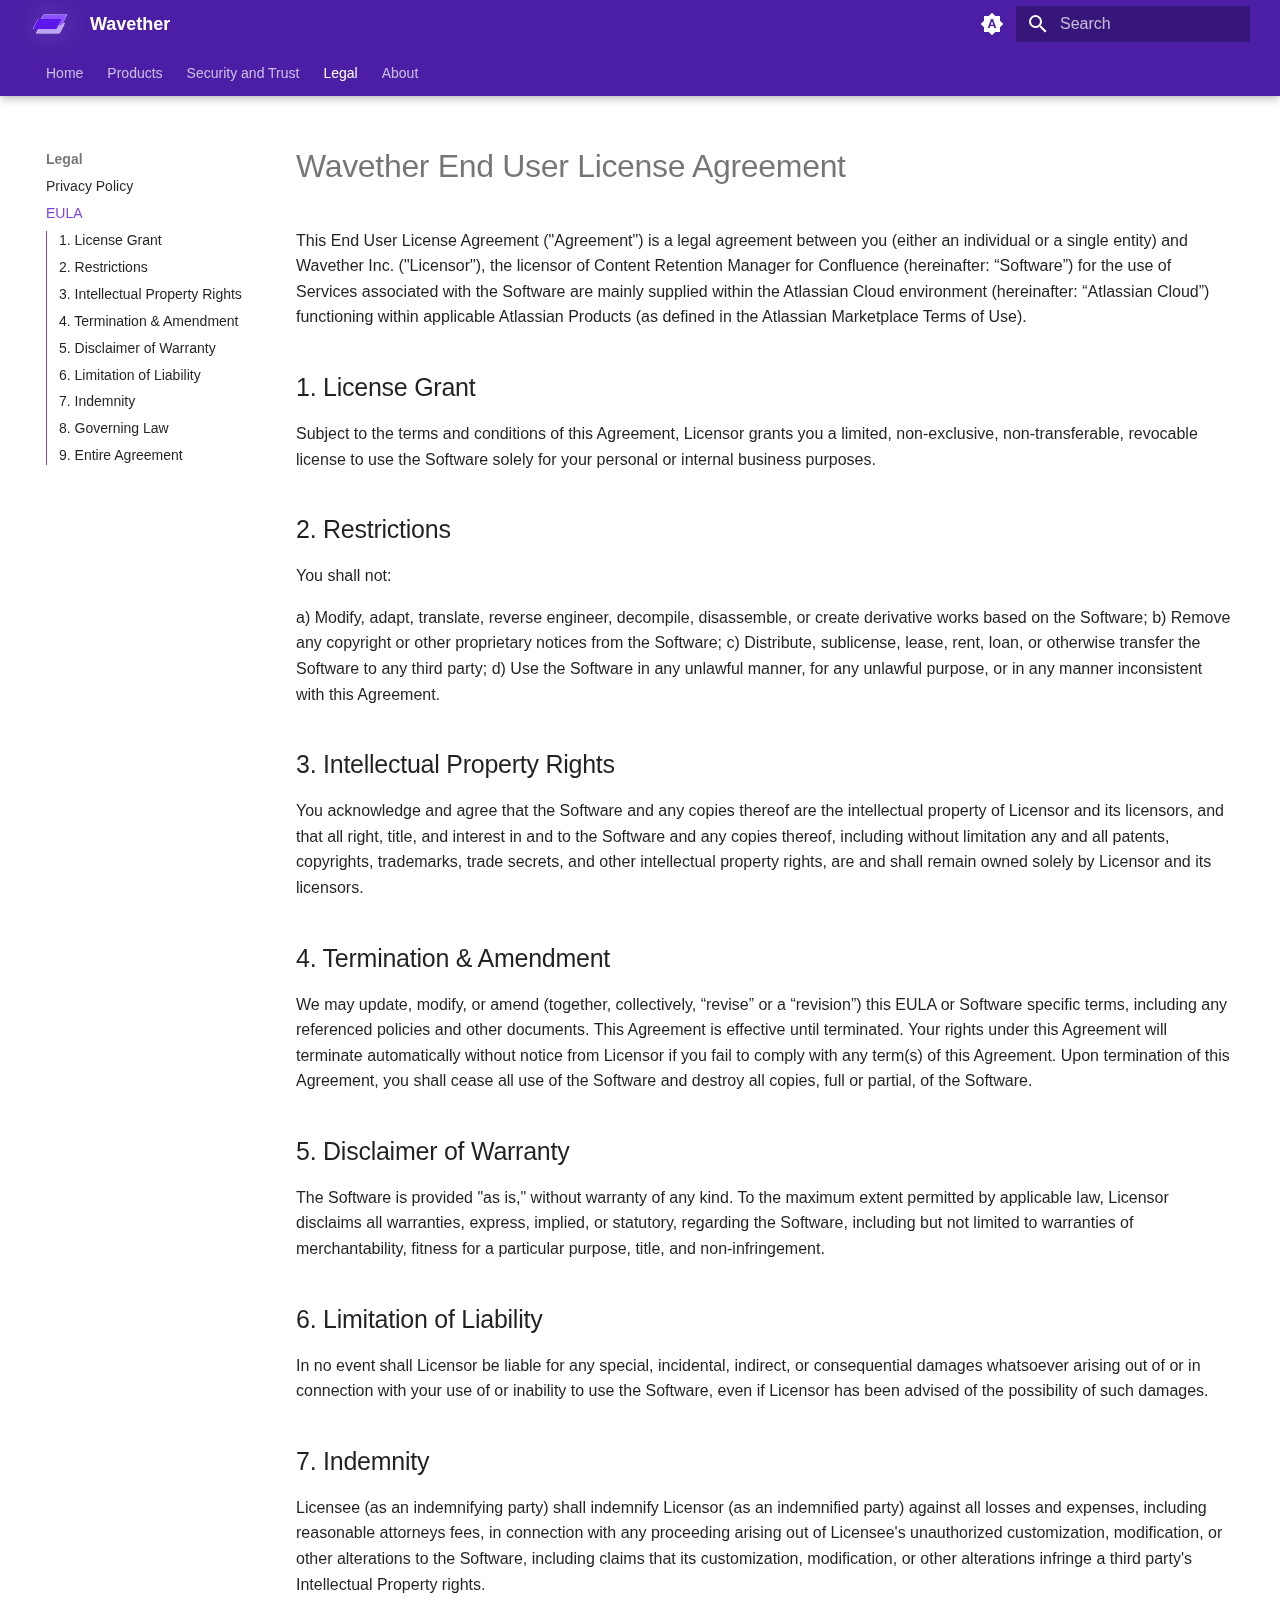
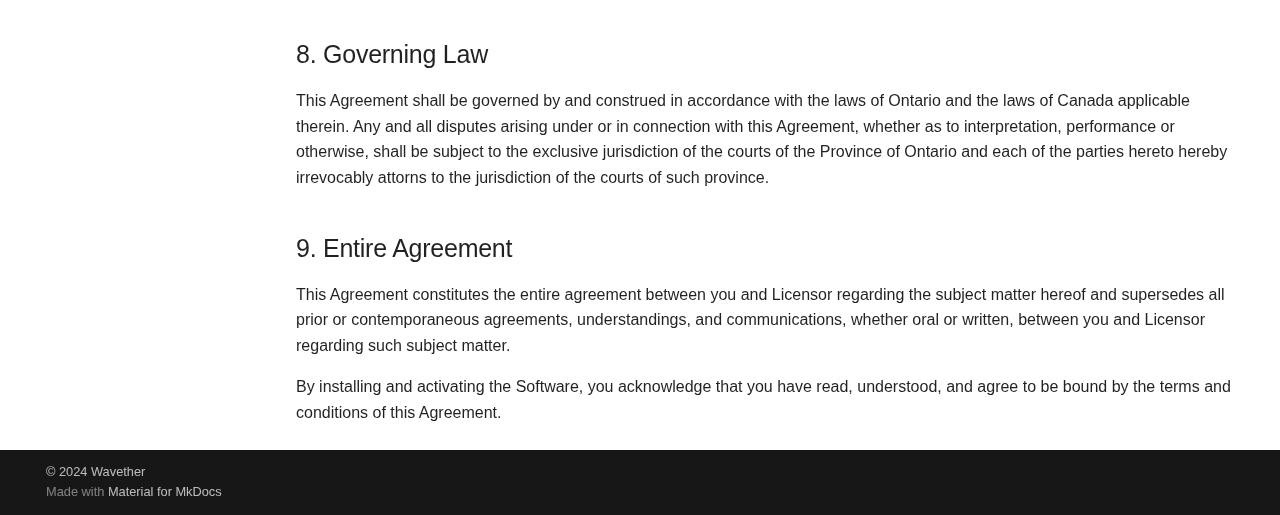
<file: legal/eula/index.html>
<!doctype html>
<html lang="en" class="no-js">
  <head>
    
      <meta charset="utf-8">
      <meta name="viewport" content="width=device-width,initial-scale=1">
      
        <meta name="description" content="Wavether End User License Agreement">
      
      
      
        <link rel="canonical" href="https://www.wavether.com/legal/eula/">
      
      
        <link rel="prev" href="../privacy/">
      
      
        <link rel="next" href="../../about/">
      
      
      <link rel="icon" href="../../assets/wavether-favicon.png">
      <meta name="generator" content="mkdocs-1.6.0, mkdocs-material-9.5.31">
    
    
      
        <title>EULA - Wavether</title>
      
    
    
      <link rel="stylesheet" href="../../assets/stylesheets/main.3cba04c6.min.css">
      
        
        <link rel="stylesheet" href="../../assets/stylesheets/palette.06af60db.min.css">
      
      


    
    
      
    
    
      
    
    
      <link rel="stylesheet" href="../../stylesheets/extra.css">
    
    <script>__md_scope=new URL("../..",location),__md_hash=e=>[...e].reduce((e,_)=>(e<<5)-e+_.charCodeAt(0),0),__md_get=(e,_=localStorage,t=__md_scope)=>JSON.parse(_.getItem(t.pathname+"."+e)),__md_set=(e,_,t=localStorage,a=__md_scope)=>{try{t.setItem(a.pathname+"."+e,JSON.stringify(_))}catch(e){}}</script>
    
      
  


  
  

<script id="__analytics">function __md_analytics(){function n(){dataLayer.push(arguments)}window.dataLayer=window.dataLayer||[],n("js",new Date),n("config","G-4KTPVVLD92"),document.addEventListener("DOMContentLoaded",function(){document.forms.search&&document.forms.search.query.addEventListener("blur",function(){this.value&&n("event","search",{search_term:this.value})}),document$.subscribe(function(){var a=document.forms.feedback;if(void 0!==a)for(var e of a.querySelectorAll("[type=submit]"))e.addEventListener("click",function(e){e.preventDefault();var t=document.location.pathname,e=this.getAttribute("data-md-value");n("event","feedback",{page:t,data:e}),a.firstElementChild.disabled=!0;e=a.querySelector(".md-feedback__note [data-md-value='"+e+"']");e&&(e.hidden=!1)}),a.hidden=!1}),location$.subscribe(function(e){n("config","G-4KTPVVLD92",{page_path:e.pathname})})});var e=document.createElement("script");e.async=!0,e.src="https://www.googletagmanager.com/gtag/js?id=G-4KTPVVLD92",document.getElementById("__analytics").insertAdjacentElement("afterEnd",e)}</script>
  
    <script>"undefined"!=typeof __md_analytics&&__md_analytics()</script>
  

    
    
      
        <meta  property="og:type"  content="website" >
      
        <meta  property="og:title"  content="EULA - Wavether" >
      
        <meta  property="og:description"  content="Wavether End User License Agreement" >
      
        <meta  property="og:image"  content="https://www.wavether.com/assets/images/social/legal/eula.png" >
      
        <meta  property="og:image:type"  content="image/png" >
      
        <meta  property="og:image:width"  content="1200" >
      
        <meta  property="og:image:height"  content="630" >
      
        <meta  property="og:url"  content="https://www.wavether.com/legal/eula/" >
      
        <meta  name="twitter:card"  content="summary_large_image" >
      
        <meta  name="twitter:title"  content="EULA - Wavether" >
      
        <meta  name="twitter:description"  content="Wavether End User License Agreement" >
      
        <meta  name="twitter:image"  content="https://www.wavether.com/assets/images/social/legal/eula.png" >
      
    
    
  </head>
  
  
    
    
      
    
    
    
    
    <body dir="ltr" data-md-color-scheme="default" data-md-color-primary="indigo" data-md-color-accent="indigo">
  
    
    <input class="md-toggle" data-md-toggle="drawer" type="checkbox" id="__drawer" autocomplete="off">
    <input class="md-toggle" data-md-toggle="search" type="checkbox" id="__search" autocomplete="off">
    <label class="md-overlay" for="__drawer"></label>
    <div data-md-component="skip">
      
        
        <a href="#wavether-end-user-license-agreement" class="md-skip">
          Skip to content
        </a>
      
    </div>
    <div data-md-component="announce">
      
    </div>
    
    
      

  

<header class="md-header md-header--shadow md-header--lifted" data-md-component="header">
  <nav class="md-header__inner md-grid" aria-label="Header">
    <a href="../.." title="Wavether" class="md-header__button md-logo" aria-label="Wavether" data-md-component="logo">
      
  <img src="../../assets/wavether-logo-border.svg" alt="logo">

    </a>
    <label class="md-header__button md-icon" for="__drawer">
      
      <svg xmlns="http://www.w3.org/2000/svg" viewBox="0 0 24 24"><path d="M3 6h18v2H3V6m0 5h18v2H3v-2m0 5h18v2H3v-2Z"/></svg>
    </label>
    <div class="md-header__title" data-md-component="header-title">
      <div class="md-header__ellipsis">
        <div class="md-header__topic">
          <span class="md-ellipsis">
            Wavether
          </span>
        </div>
        <div class="md-header__topic" data-md-component="header-topic">
          <span class="md-ellipsis">
            
              EULA
            
          </span>
        </div>
      </div>
    </div>
    
      
        <form class="md-header__option" data-md-component="palette">
  
    
    
    
    <input class="md-option" data-md-color-media="(prefers-color-scheme)" data-md-color-scheme="default" data-md-color-primary="indigo" data-md-color-accent="indigo"  aria-label="Switch to light mode"  type="radio" name="__palette" id="__palette_0">
    
      <label class="md-header__button md-icon" title="Switch to light mode" for="__palette_1" hidden>
        <svg xmlns="http://www.w3.org/2000/svg" viewBox="0 0 24 24"><path d="m14.3 16-.7-2h-3.2l-.7 2H7.8L11 7h2l3.2 9h-1.9M20 8.69V4h-4.69L12 .69 8.69 4H4v4.69L.69 12 4 15.31V20h4.69L12 23.31 15.31 20H20v-4.69L23.31 12 20 8.69m-9.15 3.96h2.3L12 9l-1.15 3.65Z"/></svg>
      </label>
    
  
    
    
    
    <input class="md-option" data-md-color-media="(prefers-color-scheme: light)" data-md-color-scheme="default" data-md-color-primary="custom" data-md-color-accent="custom"  aria-label="Switch to dark mode"  type="radio" name="__palette" id="__palette_1">
    
      <label class="md-header__button md-icon" title="Switch to dark mode" for="__palette_2" hidden>
        <svg xmlns="http://www.w3.org/2000/svg" viewBox="0 0 24 24"><path d="M12 8a4 4 0 0 0-4 4 4 4 0 0 0 4 4 4 4 0 0 0 4-4 4 4 0 0 0-4-4m0 10a6 6 0 0 1-6-6 6 6 0 0 1 6-6 6 6 0 0 1 6 6 6 6 0 0 1-6 6m8-9.31V4h-4.69L12 .69 8.69 4H4v4.69L.69 12 4 15.31V20h4.69L12 23.31 15.31 20H20v-4.69L23.31 12 20 8.69Z"/></svg>
      </label>
    
  
    
    
    
    <input class="md-option" data-md-color-media="(prefers-color-scheme: dark)" data-md-color-scheme="slate" data-md-color-primary="indigo" data-md-color-accent="deep-purple"  aria-label="Switch to system preference"  type="radio" name="__palette" id="__palette_2">
    
      <label class="md-header__button md-icon" title="Switch to system preference" for="__palette_0" hidden>
        <svg xmlns="http://www.w3.org/2000/svg" viewBox="0 0 24 24"><path d="M12 18c-.89 0-1.74-.2-2.5-.55C11.56 16.5 13 14.42 13 12c0-2.42-1.44-4.5-3.5-5.45C10.26 6.2 11.11 6 12 6a6 6 0 0 1 6 6 6 6 0 0 1-6 6m8-9.31V4h-4.69L12 .69 8.69 4H4v4.69L.69 12 4 15.31V20h4.69L12 23.31 15.31 20H20v-4.69L23.31 12 20 8.69Z"/></svg>
      </label>
    
  
</form>
      
    
    
      <script>var media,input,key,value,palette=__md_get("__palette");if(palette&&palette.color){"(prefers-color-scheme)"===palette.color.media&&(media=matchMedia("(prefers-color-scheme: light)"),input=document.querySelector(media.matches?"[data-md-color-media='(prefers-color-scheme: light)']":"[data-md-color-media='(prefers-color-scheme: dark)']"),palette.color.media=input.getAttribute("data-md-color-media"),palette.color.scheme=input.getAttribute("data-md-color-scheme"),palette.color.primary=input.getAttribute("data-md-color-primary"),palette.color.accent=input.getAttribute("data-md-color-accent"));for([key,value]of Object.entries(palette.color))document.body.setAttribute("data-md-color-"+key,value)}</script>
    
    
    
      <label class="md-header__button md-icon" for="__search">
        
        <svg xmlns="http://www.w3.org/2000/svg" viewBox="0 0 24 24"><path d="M9.5 3A6.5 6.5 0 0 1 16 9.5c0 1.61-.59 3.09-1.56 4.23l.27.27h.79l5 5-1.5 1.5-5-5v-.79l-.27-.27A6.516 6.516 0 0 1 9.5 16 6.5 6.5 0 0 1 3 9.5 6.5 6.5 0 0 1 9.5 3m0 2C7 5 5 7 5 9.5S7 14 9.5 14 14 12 14 9.5 12 5 9.5 5Z"/></svg>
      </label>
      <div class="md-search" data-md-component="search" role="dialog">
  <label class="md-search__overlay" for="__search"></label>
  <div class="md-search__inner" role="search">
    <form class="md-search__form" name="search">
      <input type="text" class="md-search__input" name="query" aria-label="Search" placeholder="Search" autocapitalize="off" autocorrect="off" autocomplete="off" spellcheck="false" data-md-component="search-query" required>
      <label class="md-search__icon md-icon" for="__search">
        
        <svg xmlns="http://www.w3.org/2000/svg" viewBox="0 0 24 24"><path d="M9.5 3A6.5 6.5 0 0 1 16 9.5c0 1.61-.59 3.09-1.56 4.23l.27.27h.79l5 5-1.5 1.5-5-5v-.79l-.27-.27A6.516 6.516 0 0 1 9.5 16 6.5 6.5 0 0 1 3 9.5 6.5 6.5 0 0 1 9.5 3m0 2C7 5 5 7 5 9.5S7 14 9.5 14 14 12 14 9.5 12 5 9.5 5Z"/></svg>
        
        <svg xmlns="http://www.w3.org/2000/svg" viewBox="0 0 24 24"><path d="M20 11v2H8l5.5 5.5-1.42 1.42L4.16 12l7.92-7.92L13.5 5.5 8 11h12Z"/></svg>
      </label>
      <nav class="md-search__options" aria-label="Search">
        
        <button type="reset" class="md-search__icon md-icon" title="Clear" aria-label="Clear" tabindex="-1">
          
          <svg xmlns="http://www.w3.org/2000/svg" viewBox="0 0 24 24"><path d="M19 6.41 17.59 5 12 10.59 6.41 5 5 6.41 10.59 12 5 17.59 6.41 19 12 13.41 17.59 19 19 17.59 13.41 12 19 6.41Z"/></svg>
        </button>
      </nav>
      
        <div class="md-search__suggest" data-md-component="search-suggest"></div>
      
    </form>
    <div class="md-search__output">
      <div class="md-search__scrollwrap" tabindex="0" data-md-scrollfix>
        <div class="md-search-result" data-md-component="search-result">
          <div class="md-search-result__meta">
            Initializing search
          </div>
          <ol class="md-search-result__list" role="presentation"></ol>
        </div>
      </div>
    </div>
  </div>
</div>
    
    
  </nav>
  
    
      
<nav class="md-tabs" aria-label="Tabs" data-md-component="tabs">
  <div class="md-grid">
    <ul class="md-tabs__list">
      
        
  
  
  
    <li class="md-tabs__item">
      <a href="../.." class="md-tabs__link">
        
  
    
  
  Home

      </a>
    </li>
  

      
        
  
  
  
    
    
      <li class="md-tabs__item">
        <a href="../../products/" class="md-tabs__link">
          
  
    
  
  Products

        </a>
      </li>
    
  

      
        
  
  
  
    <li class="md-tabs__item">
      <a href="../../security/security-trust/" class="md-tabs__link">
        
  
    
  
  Security and Trust

      </a>
    </li>
  

      
        
  
  
    
  
  
    
    
      <li class="md-tabs__item md-tabs__item--active">
        <a href="../privacy/" class="md-tabs__link">
          
  
    
  
  Legal

        </a>
      </li>
    
  

      
        
  
  
  
    <li class="md-tabs__item">
      <a href="../../about/" class="md-tabs__link">
        
  
    
  
  About

      </a>
    </li>
  

      
    </ul>
  </div>
</nav>
    
  
</header>
    
    <div class="md-container" data-md-component="container">
      
      
        
      
      <main class="md-main" data-md-component="main">
        <div class="md-main__inner md-grid">
          
            
              
              <div class="md-sidebar md-sidebar--primary" data-md-component="sidebar" data-md-type="navigation" >
                <div class="md-sidebar__scrollwrap">
                  <div class="md-sidebar__inner">
                    


  


  

<nav class="md-nav md-nav--primary md-nav--lifted md-nav--integrated" aria-label="Navigation" data-md-level="0">
  <label class="md-nav__title" for="__drawer">
    <a href="../.." title="Wavether" class="md-nav__button md-logo" aria-label="Wavether" data-md-component="logo">
      
  <img src="../../assets/wavether-logo-border.svg" alt="logo">

    </a>
    Wavether
  </label>
  
  <ul class="md-nav__list" data-md-scrollfix>
    
      
      
  
  
  
  
    <li class="md-nav__item">
      <a href="../.." class="md-nav__link">
        
  
  <span class="md-ellipsis">
    Home
  </span>
  

      </a>
    </li>
  

    
      
      
  
  
  
  
    
    
      
        
          
        
      
        
      
        
      
    
    
      
      
    
    
      
        
        
      
    
    <li class="md-nav__item md-nav__item--pruned md-nav__item--nested">
      
        
  
  
    <a href="../../products/" class="md-nav__link">
      
  
  <span class="md-ellipsis">
    Products
  </span>
  

      
        <span class="md-nav__icon md-icon"></span>
      
    </a>
  

      
    </li>
  

    
      
      
  
  
  
  
    <li class="md-nav__item">
      <a href="../../security/security-trust/" class="md-nav__link">
        
  
  <span class="md-ellipsis">
    Security and Trust
  </span>
  

      </a>
    </li>
  

    
      
      
  
  
    
  
  
  
    
    
      
        
      
        
      
    
    
      
        
        
      
      
    
    
      
    
    <li class="md-nav__item md-nav__item--active md-nav__item--section md-nav__item--nested">
      
        
        
        <input class="md-nav__toggle md-toggle " type="checkbox" id="__nav_4" checked>
        
          
          <label class="md-nav__link" for="__nav_4" id="__nav_4_label" tabindex="">
            
  
  <span class="md-ellipsis">
    Legal
  </span>
  

            <span class="md-nav__icon md-icon"></span>
          </label>
        
        <nav class="md-nav" data-md-level="1" aria-labelledby="__nav_4_label" aria-expanded="true">
          <label class="md-nav__title" for="__nav_4">
            <span class="md-nav__icon md-icon"></span>
            Legal
          </label>
          <ul class="md-nav__list" data-md-scrollfix>
            
              
                
  
  
  
  
    <li class="md-nav__item">
      <a href="../privacy/" class="md-nav__link">
        
  
  <span class="md-ellipsis">
    Privacy Policy
  </span>
  

      </a>
    </li>
  

              
            
              
                
  
  
    
  
  
  
    <li class="md-nav__item md-nav__item--active">
      
      <input class="md-nav__toggle md-toggle" type="checkbox" id="__toc">
      
      
        
      
      
        <label class="md-nav__link md-nav__link--active" for="__toc">
          
  
  <span class="md-ellipsis">
    EULA
  </span>
  

          <span class="md-nav__icon md-icon"></span>
        </label>
      
      <a href="./" class="md-nav__link md-nav__link--active">
        
  
  <span class="md-ellipsis">
    EULA
  </span>
  

      </a>
      
        

<nav class="md-nav md-nav--secondary" aria-label="Table of contents">
  
  
  
    
  
  
    <label class="md-nav__title" for="__toc">
      <span class="md-nav__icon md-icon"></span>
      Table of contents
    </label>
    <ul class="md-nav__list" data-md-component="toc" data-md-scrollfix>
      
        <li class="md-nav__item">
  <a href="#1-license-grant" class="md-nav__link">
    <span class="md-ellipsis">
      1. License Grant
    </span>
  </a>
  
</li>
      
        <li class="md-nav__item">
  <a href="#2-restrictions" class="md-nav__link">
    <span class="md-ellipsis">
      2. Restrictions
    </span>
  </a>
  
</li>
      
        <li class="md-nav__item">
  <a href="#3-intellectual-property-rights" class="md-nav__link">
    <span class="md-ellipsis">
      3. Intellectual Property Rights
    </span>
  </a>
  
</li>
      
        <li class="md-nav__item">
  <a href="#4-termination-amendment" class="md-nav__link">
    <span class="md-ellipsis">
      4. Termination &amp; Amendment
    </span>
  </a>
  
</li>
      
        <li class="md-nav__item">
  <a href="#5-disclaimer-of-warranty" class="md-nav__link">
    <span class="md-ellipsis">
      5. Disclaimer of Warranty
    </span>
  </a>
  
</li>
      
        <li class="md-nav__item">
  <a href="#6-limitation-of-liability" class="md-nav__link">
    <span class="md-ellipsis">
      6. Limitation of Liability
    </span>
  </a>
  
</li>
      
        <li class="md-nav__item">
  <a href="#7-indemnity" class="md-nav__link">
    <span class="md-ellipsis">
      7. Indemnity
    </span>
  </a>
  
</li>
      
        <li class="md-nav__item">
  <a href="#8-governing-law" class="md-nav__link">
    <span class="md-ellipsis">
      8. Governing Law
    </span>
  </a>
  
</li>
      
        <li class="md-nav__item">
  <a href="#9-entire-agreement" class="md-nav__link">
    <span class="md-ellipsis">
      9. Entire Agreement
    </span>
  </a>
  
</li>
      
    </ul>
  
</nav>
      
    </li>
  

              
            
          </ul>
        </nav>
      
    </li>
  

    
      
      
  
  
  
  
    <li class="md-nav__item">
      <a href="../../about/" class="md-nav__link">
        
  
  <span class="md-ellipsis">
    About
  </span>
  

      </a>
    </li>
  

    
  </ul>
</nav>
                  </div>
                </div>
              </div>
            
            
          
          
            <div class="md-content" data-md-component="content">
              <article class="md-content__inner md-typeset">
                
                  


<h1 id="wavether-end-user-license-agreement">Wavether End User License Agreement<a class="headerlink" href="#wavether-end-user-license-agreement" title="Permanent link">&para;</a></h1>
<p>This End User License Agreement ("Agreement") is a legal agreement between you (either an individual or a single entity) and Wavether Inc. ("Licensor"), the licensor of Content Retention Manager for Confluence (hereinafter: “Software”) for the use of Services associated with the Software are mainly supplied within the Atlassian Cloud environment (hereinafter: “Atlassian Cloud”) functioning within applicable Atlassian Products (as defined in the Atlassian Marketplace Terms of Use).</p>
<h2 id="1-license-grant">1. License Grant<a class="headerlink" href="#1-license-grant" title="Permanent link">&para;</a></h2>
<p>Subject to the terms and conditions of this Agreement, Licensor grants you a limited, non-exclusive, non-transferable, revocable license to use the Software solely for your personal or internal business purposes.</p>
<h2 id="2-restrictions">2. Restrictions<a class="headerlink" href="#2-restrictions" title="Permanent link">&para;</a></h2>
<p>You shall not:</p>
<p>a) Modify, adapt, translate, reverse engineer, decompile, disassemble, or create derivative works based on the Software;
b) Remove any copyright or other proprietary notices from the Software;
c) Distribute, sublicense, lease, rent, loan, or otherwise transfer the Software to any third party;
d) Use the Software in any unlawful manner, for any unlawful purpose, or in any manner inconsistent with this Agreement.</p>
<h2 id="3-intellectual-property-rights">3. Intellectual Property Rights<a class="headerlink" href="#3-intellectual-property-rights" title="Permanent link">&para;</a></h2>
<p>You acknowledge and agree that the Software and any copies thereof are the intellectual property of Licensor and its licensors, and that all right, title, and interest in and to the Software and any copies thereof, including without limitation any and all patents, copyrights, trademarks, trade secrets, and other intellectual property rights, are and shall remain owned solely by Licensor and its licensors.</p>
<h2 id="4-termination-amendment">4. Termination &amp; Amendment<a class="headerlink" href="#4-termination-amendment" title="Permanent link">&para;</a></h2>
<p>We may update, modify, or amend (together, collectively, “revise” or a “revision”) this EULA or Software specific terms, including any referenced policies and other documents. This Agreement is effective until terminated. Your rights under this Agreement will terminate automatically without notice from Licensor if you fail to comply with any term(s) of this Agreement. Upon termination of this Agreement, you shall cease all use of the Software and destroy all copies, full or partial, of the Software.</p>
<h2 id="5-disclaimer-of-warranty">5. Disclaimer of Warranty<a class="headerlink" href="#5-disclaimer-of-warranty" title="Permanent link">&para;</a></h2>
<p>The Software is provided "as is," without warranty of any kind. To the maximum extent permitted by applicable law, Licensor disclaims all warranties, express, implied, or statutory, regarding the Software, including but not limited to warranties of merchantability, fitness for a particular purpose, title, and non-infringement.</p>
<h2 id="6-limitation-of-liability">6. Limitation of Liability<a class="headerlink" href="#6-limitation-of-liability" title="Permanent link">&para;</a></h2>
<p>In no event shall Licensor be liable for any special, incidental, indirect, or consequential damages whatsoever arising out of or in connection with your use of or inability to use the Software, even if Licensor has been advised of the possibility of such damages.</p>
<h2 id="7-indemnity">7. Indemnity<a class="headerlink" href="#7-indemnity" title="Permanent link">&para;</a></h2>
<p>Licensee (as an indemnifying party) shall indemnify Licensor (as an indemnified party) against all losses and expenses, including reasonable attorneys fees, in connection with any proceeding arising out of Licensee's unauthorized customization, modification, or other alterations to the Software, including claims that its customization, modification, or other alterations infringe a third party's Intellectual Property rights.</p>
<h2 id="8-governing-law">8. Governing Law<a class="headerlink" href="#8-governing-law" title="Permanent link">&para;</a></h2>
<p>This Agreement shall be governed by and construed in accordance with the laws of Ontario and the laws of Canada applicable therein. Any and all disputes arising under or in connection with this Agreement, whether as to interpretation, performance or otherwise, shall be subject to the exclusive jurisdiction of the courts of the Province of Ontario and each of the parties hereto hereby irrevocably attorns to the jurisdiction of the courts of such province.</p>
<h2 id="9-entire-agreement">9. Entire Agreement<a class="headerlink" href="#9-entire-agreement" title="Permanent link">&para;</a></h2>
<p>This Agreement constitutes the entire agreement between you and Licensor regarding the subject matter hereof and supersedes all prior or contemporaneous agreements, understandings, and communications, whether oral or written, between you and Licensor regarding such subject matter.</p>
<p>By installing and activating the Software, you acknowledge that you have read, understood, and agree to be bound by the terms and conditions of this Agreement.</p>







  
  



  




                
              </article>
            </div>
          
          
  <script>var tabs=__md_get("__tabs");if(Array.isArray(tabs))e:for(var set of document.querySelectorAll(".tabbed-set")){var tab,labels=set.querySelector(".tabbed-labels");for(tab of tabs)for(var label of labels.getElementsByTagName("label"))if(label.innerText.trim()===tab){var input=document.getElementById(label.htmlFor);input.checked=!0;continue e}}</script>

<script>var target=document.getElementById(location.hash.slice(1));target&&target.name&&(target.checked=target.name.startsWith("__tabbed_"))</script>
        </div>
        
          <button type="button" class="md-top md-icon" data-md-component="top" hidden>
  
  <svg xmlns="http://www.w3.org/2000/svg" viewBox="0 0 24 24"><path d="M13 20h-2V8l-5.5 5.5-1.42-1.42L12 4.16l7.92 7.92-1.42 1.42L13 8v12Z"/></svg>
  Back to top
</button>
        
      </main>
      
        <footer class="md-footer">
  
  <div class="md-footer-meta md-typeset">
    <div class="md-footer-meta__inner md-grid">
      <div class="md-copyright">
  
    <div class="md-copyright__highlight">
      &copy; 2024 <a href="http://www.wavether.com">Wavether</a>
    </div>
  
  
    Made with
    <a href="https://squidfunk.github.io/mkdocs-material/" target="_blank" rel="noopener">
      Material for MkDocs
    </a>
  
</div>
      
    </div>
  </div>
</footer>
      
    </div>
    <div class="md-dialog" data-md-component="dialog">
      <div class="md-dialog__inner md-typeset"></div>
    </div>
    
    
    <script id="__config" type="application/json">{"base": "../..", "features": ["navigation.indexes", "navigation.prune", "navigation.tabs", "navigation.tabs.sticky", "navigation.top", "navigation.tracking", "toc.integrate", "toc.follow", "search.suggest", "search.highlight", "content.tabs.link", "header.autohide"], "search": "../../assets/javascripts/workers/search.b8dbb3d2.min.js", "translations": {"clipboard.copied": "Copied to clipboard", "clipboard.copy": "Copy to clipboard", "search.result.more.one": "1 more on this page", "search.result.more.other": "# more on this page", "search.result.none": "No matching documents", "search.result.one": "1 matching document", "search.result.other": "# matching documents", "search.result.placeholder": "Type to start searching", "search.result.term.missing": "Missing", "select.version": "Select version"}}</script>
    
    
      <script src="../../assets/javascripts/bundle.fe8b6f2b.min.js"></script>
      
    
  </body>
</html>
</file>
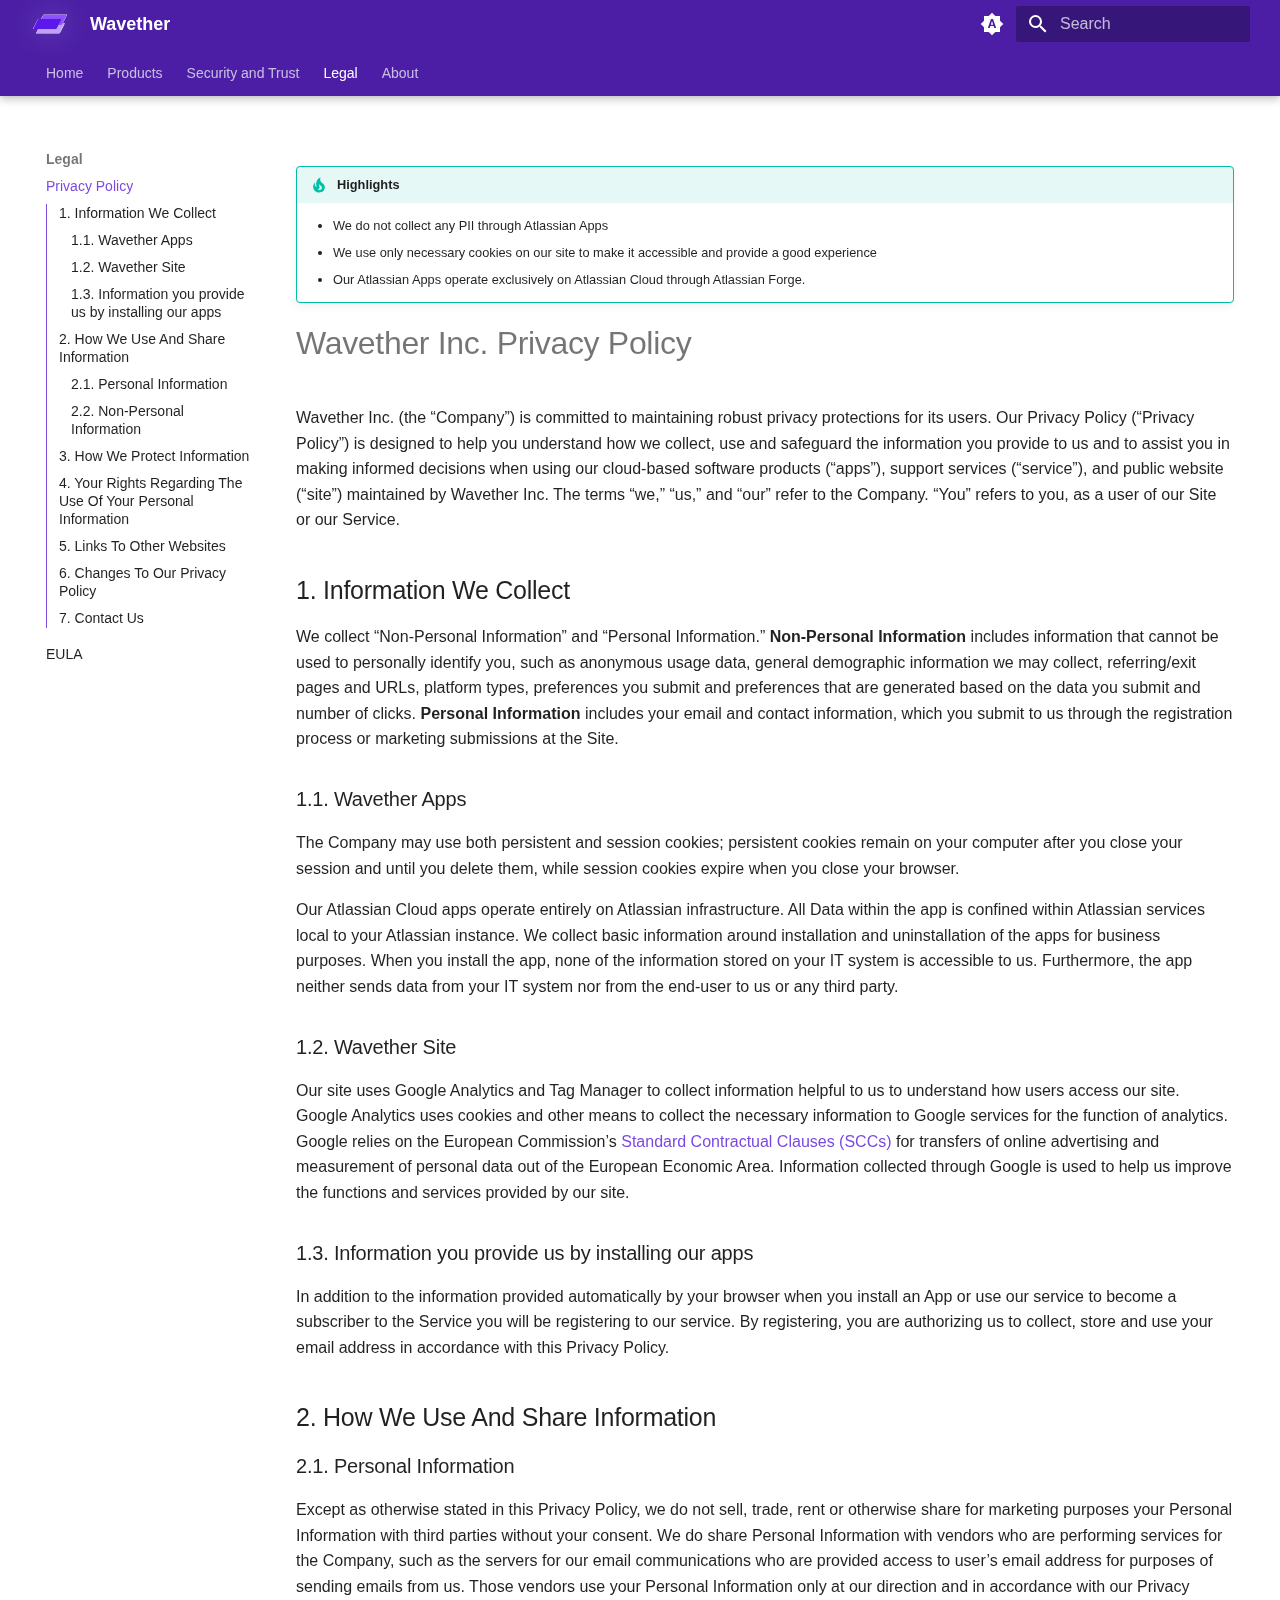
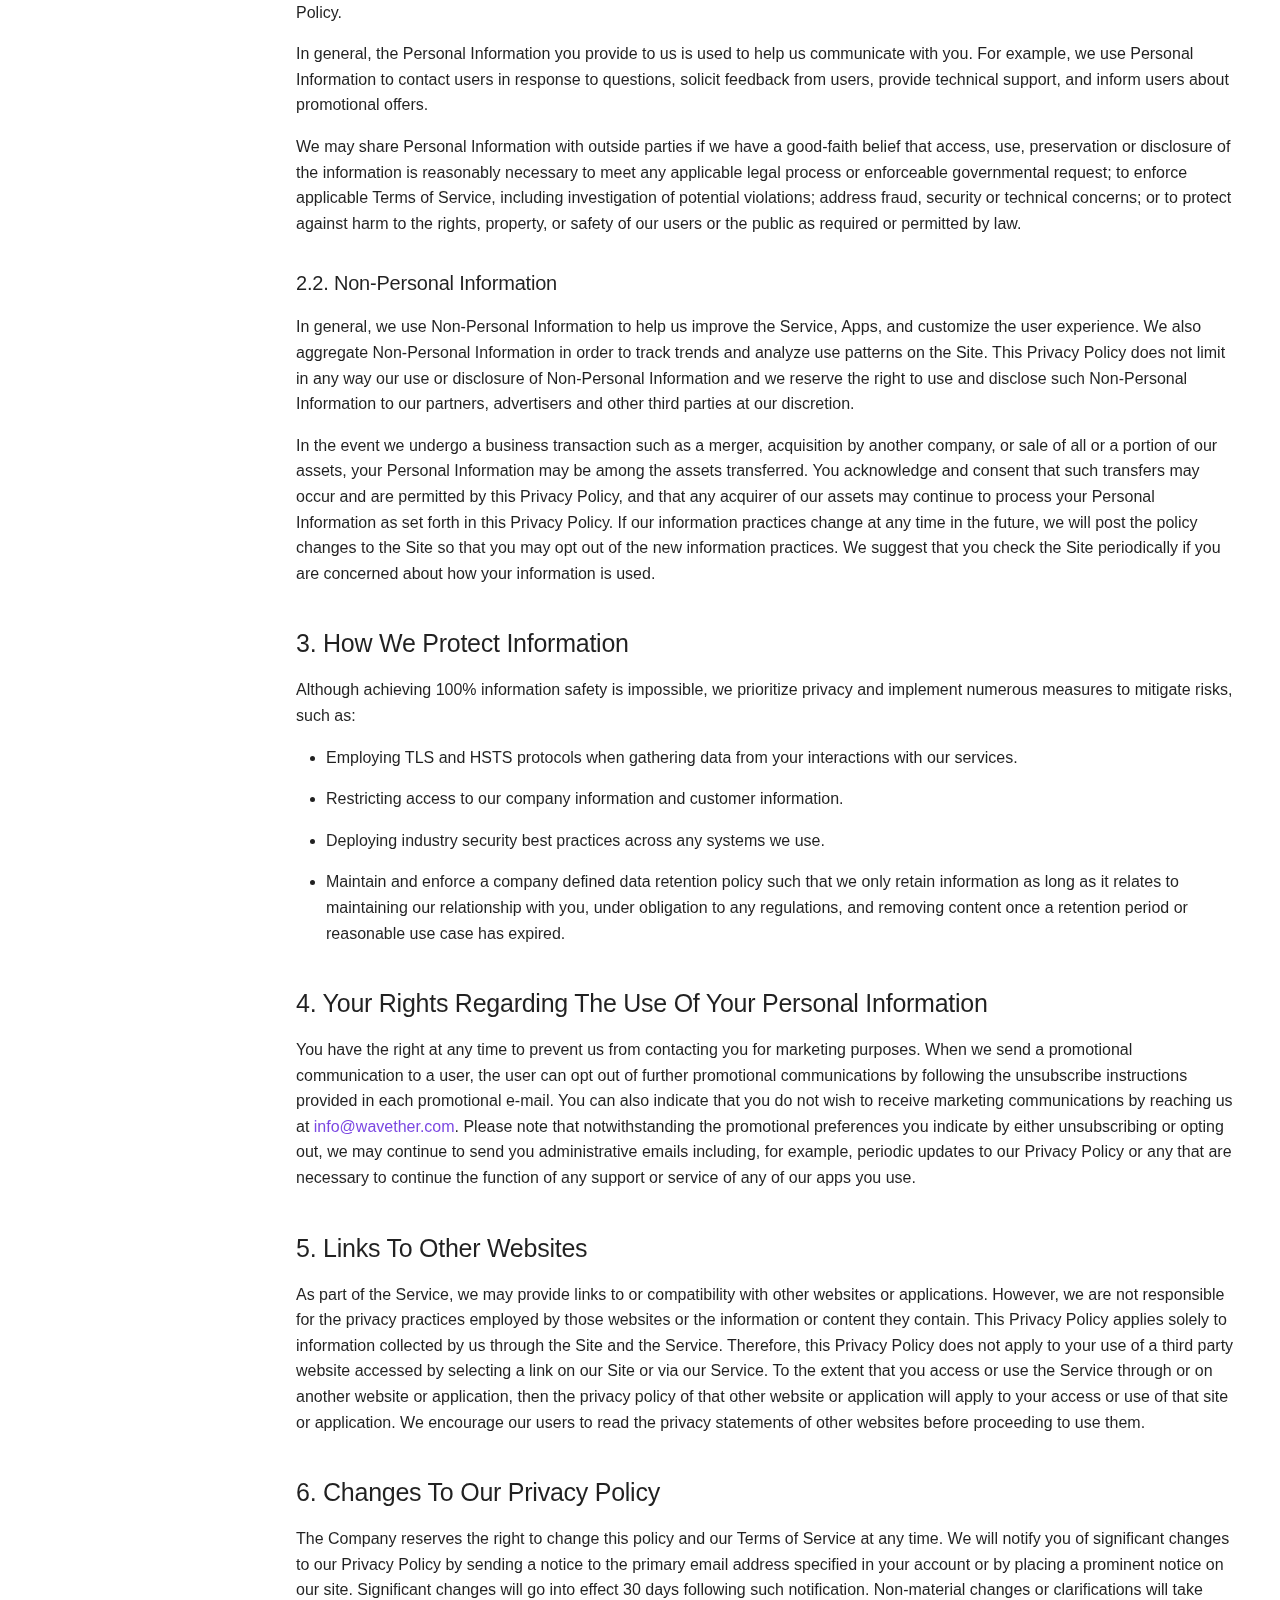
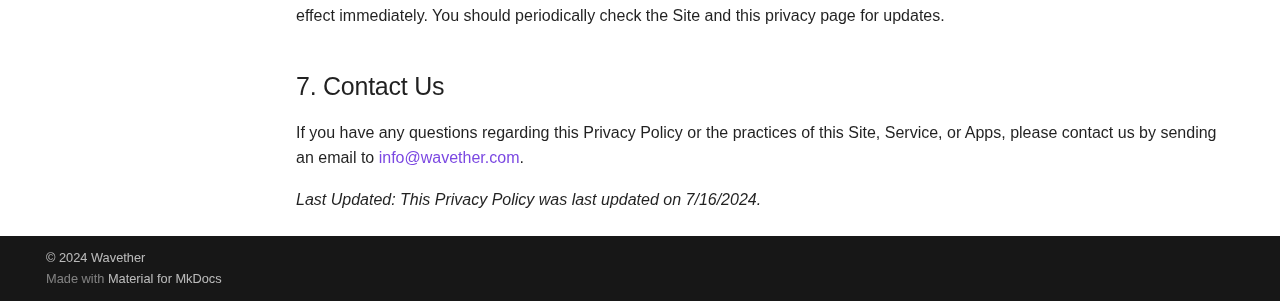
<file: legal/privacy/index.html>
<!doctype html>
<html lang="en" class="no-js">
  <head>
    
      <meta charset="utf-8">
      <meta name="viewport" content="width=device-width,initial-scale=1">
      
        <meta name="description" content="Wavether is committed to maintaining robust privacy protections for its users.">
      
      
      
        <link rel="canonical" href="https://www.wavether.com/legal/privacy/">
      
      
        <link rel="prev" href="../../security/security-trust/">
      
      
        <link rel="next" href="../eula/">
      
      
      <link rel="icon" href="../../assets/wavether-favicon.png">
      <meta name="generator" content="mkdocs-1.6.0, mkdocs-material-9.5.31">
    
    
      
        <title>Privacy Policy - Wavether</title>
      
    
    
      <link rel="stylesheet" href="../../assets/stylesheets/main.3cba04c6.min.css">
      
        
        <link rel="stylesheet" href="../../assets/stylesheets/palette.06af60db.min.css">
      
      


    
    
      
    
    
      
    
    
      <link rel="stylesheet" href="../../stylesheets/extra.css">
    
    <script>__md_scope=new URL("../..",location),__md_hash=e=>[...e].reduce((e,_)=>(e<<5)-e+_.charCodeAt(0),0),__md_get=(e,_=localStorage,t=__md_scope)=>JSON.parse(_.getItem(t.pathname+"."+e)),__md_set=(e,_,t=localStorage,a=__md_scope)=>{try{t.setItem(a.pathname+"."+e,JSON.stringify(_))}catch(e){}}</script>
    
      
  


  
  

<script id="__analytics">function __md_analytics(){function n(){dataLayer.push(arguments)}window.dataLayer=window.dataLayer||[],n("js",new Date),n("config","G-4KTPVVLD92"),document.addEventListener("DOMContentLoaded",function(){document.forms.search&&document.forms.search.query.addEventListener("blur",function(){this.value&&n("event","search",{search_term:this.value})}),document$.subscribe(function(){var a=document.forms.feedback;if(void 0!==a)for(var e of a.querySelectorAll("[type=submit]"))e.addEventListener("click",function(e){e.preventDefault();var t=document.location.pathname,e=this.getAttribute("data-md-value");n("event","feedback",{page:t,data:e}),a.firstElementChild.disabled=!0;e=a.querySelector(".md-feedback__note [data-md-value='"+e+"']");e&&(e.hidden=!1)}),a.hidden=!1}),location$.subscribe(function(e){n("config","G-4KTPVVLD92",{page_path:e.pathname})})});var e=document.createElement("script");e.async=!0,e.src="https://www.googletagmanager.com/gtag/js?id=G-4KTPVVLD92",document.getElementById("__analytics").insertAdjacentElement("afterEnd",e)}</script>
  
    <script>"undefined"!=typeof __md_analytics&&__md_analytics()</script>
  

    
    
      
        <meta  property="og:type"  content="website" >
      
        <meta  property="og:title"  content="Privacy Policy - Wavether" >
      
        <meta  property="og:description"  content="Wavether is committed to maintaining robust privacy protections for its users." >
      
        <meta  property="og:image"  content="https://www.wavether.com/assets/images/social/legal/privacy.png" >
      
        <meta  property="og:image:type"  content="image/png" >
      
        <meta  property="og:image:width"  content="1200" >
      
        <meta  property="og:image:height"  content="630" >
      
        <meta  property="og:url"  content="https://www.wavether.com/legal/privacy/" >
      
        <meta  name="twitter:card"  content="summary_large_image" >
      
        <meta  name="twitter:title"  content="Privacy Policy - Wavether" >
      
        <meta  name="twitter:description"  content="Wavether is committed to maintaining robust privacy protections for its users." >
      
        <meta  name="twitter:image"  content="https://www.wavether.com/assets/images/social/legal/privacy.png" >
      
    
    
  </head>
  
  
    
    
      
    
    
    
    
    <body dir="ltr" data-md-color-scheme="default" data-md-color-primary="indigo" data-md-color-accent="indigo">
  
    
    <input class="md-toggle" data-md-toggle="drawer" type="checkbox" id="__drawer" autocomplete="off">
    <input class="md-toggle" data-md-toggle="search" type="checkbox" id="__search" autocomplete="off">
    <label class="md-overlay" for="__drawer"></label>
    <div data-md-component="skip">
      
        
        <a href="#wavether-inc-privacy-policy" class="md-skip">
          Skip to content
        </a>
      
    </div>
    <div data-md-component="announce">
      
    </div>
    
    
      

  

<header class="md-header md-header--shadow md-header--lifted" data-md-component="header">
  <nav class="md-header__inner md-grid" aria-label="Header">
    <a href="../.." title="Wavether" class="md-header__button md-logo" aria-label="Wavether" data-md-component="logo">
      
  <img src="../../assets/wavether-logo-border.svg" alt="logo">

    </a>
    <label class="md-header__button md-icon" for="__drawer">
      
      <svg xmlns="http://www.w3.org/2000/svg" viewBox="0 0 24 24"><path d="M3 6h18v2H3V6m0 5h18v2H3v-2m0 5h18v2H3v-2Z"/></svg>
    </label>
    <div class="md-header__title" data-md-component="header-title">
      <div class="md-header__ellipsis">
        <div class="md-header__topic">
          <span class="md-ellipsis">
            Wavether
          </span>
        </div>
        <div class="md-header__topic" data-md-component="header-topic">
          <span class="md-ellipsis">
            
              Privacy Policy
            
          </span>
        </div>
      </div>
    </div>
    
      
        <form class="md-header__option" data-md-component="palette">
  
    
    
    
    <input class="md-option" data-md-color-media="(prefers-color-scheme)" data-md-color-scheme="default" data-md-color-primary="indigo" data-md-color-accent="indigo"  aria-label="Switch to light mode"  type="radio" name="__palette" id="__palette_0">
    
      <label class="md-header__button md-icon" title="Switch to light mode" for="__palette_1" hidden>
        <svg xmlns="http://www.w3.org/2000/svg" viewBox="0 0 24 24"><path d="m14.3 16-.7-2h-3.2l-.7 2H7.8L11 7h2l3.2 9h-1.9M20 8.69V4h-4.69L12 .69 8.69 4H4v4.69L.69 12 4 15.31V20h4.69L12 23.31 15.31 20H20v-4.69L23.31 12 20 8.69m-9.15 3.96h2.3L12 9l-1.15 3.65Z"/></svg>
      </label>
    
  
    
    
    
    <input class="md-option" data-md-color-media="(prefers-color-scheme: light)" data-md-color-scheme="default" data-md-color-primary="custom" data-md-color-accent="custom"  aria-label="Switch to dark mode"  type="radio" name="__palette" id="__palette_1">
    
      <label class="md-header__button md-icon" title="Switch to dark mode" for="__palette_2" hidden>
        <svg xmlns="http://www.w3.org/2000/svg" viewBox="0 0 24 24"><path d="M12 8a4 4 0 0 0-4 4 4 4 0 0 0 4 4 4 4 0 0 0 4-4 4 4 0 0 0-4-4m0 10a6 6 0 0 1-6-6 6 6 0 0 1 6-6 6 6 0 0 1 6 6 6 6 0 0 1-6 6m8-9.31V4h-4.69L12 .69 8.69 4H4v4.69L.69 12 4 15.31V20h4.69L12 23.31 15.31 20H20v-4.69L23.31 12 20 8.69Z"/></svg>
      </label>
    
  
    
    
    
    <input class="md-option" data-md-color-media="(prefers-color-scheme: dark)" data-md-color-scheme="slate" data-md-color-primary="indigo" data-md-color-accent="deep-purple"  aria-label="Switch to system preference"  type="radio" name="__palette" id="__palette_2">
    
      <label class="md-header__button md-icon" title="Switch to system preference" for="__palette_0" hidden>
        <svg xmlns="http://www.w3.org/2000/svg" viewBox="0 0 24 24"><path d="M12 18c-.89 0-1.74-.2-2.5-.55C11.56 16.5 13 14.42 13 12c0-2.42-1.44-4.5-3.5-5.45C10.26 6.2 11.11 6 12 6a6 6 0 0 1 6 6 6 6 0 0 1-6 6m8-9.31V4h-4.69L12 .69 8.69 4H4v4.69L.69 12 4 15.31V20h4.69L12 23.31 15.31 20H20v-4.69L23.31 12 20 8.69Z"/></svg>
      </label>
    
  
</form>
      
    
    
      <script>var media,input,key,value,palette=__md_get("__palette");if(palette&&palette.color){"(prefers-color-scheme)"===palette.color.media&&(media=matchMedia("(prefers-color-scheme: light)"),input=document.querySelector(media.matches?"[data-md-color-media='(prefers-color-scheme: light)']":"[data-md-color-media='(prefers-color-scheme: dark)']"),palette.color.media=input.getAttribute("data-md-color-media"),palette.color.scheme=input.getAttribute("data-md-color-scheme"),palette.color.primary=input.getAttribute("data-md-color-primary"),palette.color.accent=input.getAttribute("data-md-color-accent"));for([key,value]of Object.entries(palette.color))document.body.setAttribute("data-md-color-"+key,value)}</script>
    
    
    
      <label class="md-header__button md-icon" for="__search">
        
        <svg xmlns="http://www.w3.org/2000/svg" viewBox="0 0 24 24"><path d="M9.5 3A6.5 6.5 0 0 1 16 9.5c0 1.61-.59 3.09-1.56 4.23l.27.27h.79l5 5-1.5 1.5-5-5v-.79l-.27-.27A6.516 6.516 0 0 1 9.5 16 6.5 6.5 0 0 1 3 9.5 6.5 6.5 0 0 1 9.5 3m0 2C7 5 5 7 5 9.5S7 14 9.5 14 14 12 14 9.5 12 5 9.5 5Z"/></svg>
      </label>
      <div class="md-search" data-md-component="search" role="dialog">
  <label class="md-search__overlay" for="__search"></label>
  <div class="md-search__inner" role="search">
    <form class="md-search__form" name="search">
      <input type="text" class="md-search__input" name="query" aria-label="Search" placeholder="Search" autocapitalize="off" autocorrect="off" autocomplete="off" spellcheck="false" data-md-component="search-query" required>
      <label class="md-search__icon md-icon" for="__search">
        
        <svg xmlns="http://www.w3.org/2000/svg" viewBox="0 0 24 24"><path d="M9.5 3A6.5 6.5 0 0 1 16 9.5c0 1.61-.59 3.09-1.56 4.23l.27.27h.79l5 5-1.5 1.5-5-5v-.79l-.27-.27A6.516 6.516 0 0 1 9.5 16 6.5 6.5 0 0 1 3 9.5 6.5 6.5 0 0 1 9.5 3m0 2C7 5 5 7 5 9.5S7 14 9.5 14 14 12 14 9.5 12 5 9.5 5Z"/></svg>
        
        <svg xmlns="http://www.w3.org/2000/svg" viewBox="0 0 24 24"><path d="M20 11v2H8l5.5 5.5-1.42 1.42L4.16 12l7.92-7.92L13.5 5.5 8 11h12Z"/></svg>
      </label>
      <nav class="md-search__options" aria-label="Search">
        
        <button type="reset" class="md-search__icon md-icon" title="Clear" aria-label="Clear" tabindex="-1">
          
          <svg xmlns="http://www.w3.org/2000/svg" viewBox="0 0 24 24"><path d="M19 6.41 17.59 5 12 10.59 6.41 5 5 6.41 10.59 12 5 17.59 6.41 19 12 13.41 17.59 19 19 17.59 13.41 12 19 6.41Z"/></svg>
        </button>
      </nav>
      
        <div class="md-search__suggest" data-md-component="search-suggest"></div>
      
    </form>
    <div class="md-search__output">
      <div class="md-search__scrollwrap" tabindex="0" data-md-scrollfix>
        <div class="md-search-result" data-md-component="search-result">
          <div class="md-search-result__meta">
            Initializing search
          </div>
          <ol class="md-search-result__list" role="presentation"></ol>
        </div>
      </div>
    </div>
  </div>
</div>
    
    
  </nav>
  
    
      
<nav class="md-tabs" aria-label="Tabs" data-md-component="tabs">
  <div class="md-grid">
    <ul class="md-tabs__list">
      
        
  
  
  
    <li class="md-tabs__item">
      <a href="../.." class="md-tabs__link">
        
  
    
  
  Home

      </a>
    </li>
  

      
        
  
  
  
    
    
      <li class="md-tabs__item">
        <a href="../../products/" class="md-tabs__link">
          
  
    
  
  Products

        </a>
      </li>
    
  

      
        
  
  
  
    <li class="md-tabs__item">
      <a href="../../security/security-trust/" class="md-tabs__link">
        
  
    
  
  Security and Trust

      </a>
    </li>
  

      
        
  
  
    
  
  
    
    
      <li class="md-tabs__item md-tabs__item--active">
        <a href="./" class="md-tabs__link">
          
  
    
  
  Legal

        </a>
      </li>
    
  

      
        
  
  
  
    <li class="md-tabs__item">
      <a href="../../about/" class="md-tabs__link">
        
  
    
  
  About

      </a>
    </li>
  

      
    </ul>
  </div>
</nav>
    
  
</header>
    
    <div class="md-container" data-md-component="container">
      
      
        
      
      <main class="md-main" data-md-component="main">
        <div class="md-main__inner md-grid">
          
            
              
              <div class="md-sidebar md-sidebar--primary" data-md-component="sidebar" data-md-type="navigation" >
                <div class="md-sidebar__scrollwrap">
                  <div class="md-sidebar__inner">
                    


  


  

<nav class="md-nav md-nav--primary md-nav--lifted md-nav--integrated" aria-label="Navigation" data-md-level="0">
  <label class="md-nav__title" for="__drawer">
    <a href="../.." title="Wavether" class="md-nav__button md-logo" aria-label="Wavether" data-md-component="logo">
      
  <img src="../../assets/wavether-logo-border.svg" alt="logo">

    </a>
    Wavether
  </label>
  
  <ul class="md-nav__list" data-md-scrollfix>
    
      
      
  
  
  
  
    <li class="md-nav__item">
      <a href="../.." class="md-nav__link">
        
  
  <span class="md-ellipsis">
    Home
  </span>
  

      </a>
    </li>
  

    
      
      
  
  
  
  
    
    
      
        
          
        
      
        
      
        
      
    
    
      
      
    
    
      
        
        
      
    
    <li class="md-nav__item md-nav__item--pruned md-nav__item--nested">
      
        
  
  
    <a href="../../products/" class="md-nav__link">
      
  
  <span class="md-ellipsis">
    Products
  </span>
  

      
        <span class="md-nav__icon md-icon"></span>
      
    </a>
  

      
    </li>
  

    
      
      
  
  
  
  
    <li class="md-nav__item">
      <a href="../../security/security-trust/" class="md-nav__link">
        
  
  <span class="md-ellipsis">
    Security and Trust
  </span>
  

      </a>
    </li>
  

    
      
      
  
  
    
  
  
  
    
    
      
        
      
        
      
    
    
      
        
        
      
      
    
    
      
    
    <li class="md-nav__item md-nav__item--active md-nav__item--section md-nav__item--nested">
      
        
        
        <input class="md-nav__toggle md-toggle " type="checkbox" id="__nav_4" checked>
        
          
          <label class="md-nav__link" for="__nav_4" id="__nav_4_label" tabindex="">
            
  
  <span class="md-ellipsis">
    Legal
  </span>
  

            <span class="md-nav__icon md-icon"></span>
          </label>
        
        <nav class="md-nav" data-md-level="1" aria-labelledby="__nav_4_label" aria-expanded="true">
          <label class="md-nav__title" for="__nav_4">
            <span class="md-nav__icon md-icon"></span>
            Legal
          </label>
          <ul class="md-nav__list" data-md-scrollfix>
            
              
                
  
  
    
  
  
  
    <li class="md-nav__item md-nav__item--active">
      
      <input class="md-nav__toggle md-toggle" type="checkbox" id="__toc">
      
      
        
      
      
        <label class="md-nav__link md-nav__link--active" for="__toc">
          
  
  <span class="md-ellipsis">
    Privacy Policy
  </span>
  

          <span class="md-nav__icon md-icon"></span>
        </label>
      
      <a href="./" class="md-nav__link md-nav__link--active">
        
  
  <span class="md-ellipsis">
    Privacy Policy
  </span>
  

      </a>
      
        

<nav class="md-nav md-nav--secondary" aria-label="Table of contents">
  
  
  
    
  
  
    <label class="md-nav__title" for="__toc">
      <span class="md-nav__icon md-icon"></span>
      Table of contents
    </label>
    <ul class="md-nav__list" data-md-component="toc" data-md-scrollfix>
      
        <li class="md-nav__item">
  <a href="#1-information-we-collect" class="md-nav__link">
    <span class="md-ellipsis">
      1. Information We Collect
    </span>
  </a>
  
    <nav class="md-nav" aria-label="1. Information We Collect">
      <ul class="md-nav__list">
        
          <li class="md-nav__item">
  <a href="#11-wavether-apps" class="md-nav__link">
    <span class="md-ellipsis">
      1.1. Wavether Apps
    </span>
  </a>
  
</li>
        
          <li class="md-nav__item">
  <a href="#12-wavether-site" class="md-nav__link">
    <span class="md-ellipsis">
      1.2. Wavether Site
    </span>
  </a>
  
</li>
        
          <li class="md-nav__item">
  <a href="#13-information-you-provide-us-by-installing-our-apps" class="md-nav__link">
    <span class="md-ellipsis">
      1.3. Information you provide us by installing our apps
    </span>
  </a>
  
</li>
        
      </ul>
    </nav>
  
</li>
      
        <li class="md-nav__item">
  <a href="#2-how-we-use-and-share-information" class="md-nav__link">
    <span class="md-ellipsis">
      2. How We Use And Share Information
    </span>
  </a>
  
    <nav class="md-nav" aria-label="2. How We Use And Share Information">
      <ul class="md-nav__list">
        
          <li class="md-nav__item">
  <a href="#21-personal-information" class="md-nav__link">
    <span class="md-ellipsis">
      2.1. Personal Information
    </span>
  </a>
  
</li>
        
          <li class="md-nav__item">
  <a href="#22-non-personal-information" class="md-nav__link">
    <span class="md-ellipsis">
      2.2. Non-Personal Information
    </span>
  </a>
  
</li>
        
      </ul>
    </nav>
  
</li>
      
        <li class="md-nav__item">
  <a href="#3-how-we-protect-information" class="md-nav__link">
    <span class="md-ellipsis">
      3. How We Protect Information
    </span>
  </a>
  
</li>
      
        <li class="md-nav__item">
  <a href="#4-your-rights-regarding-the-use-of-your-personal-information" class="md-nav__link">
    <span class="md-ellipsis">
      4. Your Rights Regarding The Use Of Your Personal Information
    </span>
  </a>
  
</li>
      
        <li class="md-nav__item">
  <a href="#5-links-to-other-websites" class="md-nav__link">
    <span class="md-ellipsis">
      5. Links To Other Websites
    </span>
  </a>
  
</li>
      
        <li class="md-nav__item">
  <a href="#6-changes-to-our-privacy-policy" class="md-nav__link">
    <span class="md-ellipsis">
      6. Changes To Our Privacy Policy
    </span>
  </a>
  
</li>
      
        <li class="md-nav__item">
  <a href="#7-contact-us" class="md-nav__link">
    <span class="md-ellipsis">
      7. Contact Us
    </span>
  </a>
  
</li>
      
    </ul>
  
</nav>
      
    </li>
  

              
            
              
                
  
  
  
  
    <li class="md-nav__item">
      <a href="../eula/" class="md-nav__link">
        
  
  <span class="md-ellipsis">
    EULA
  </span>
  

      </a>
    </li>
  

              
            
          </ul>
        </nav>
      
    </li>
  

    
      
      
  
  
  
  
    <li class="md-nav__item">
      <a href="../../about/" class="md-nav__link">
        
  
  <span class="md-ellipsis">
    About
  </span>
  

      </a>
    </li>
  

    
  </ul>
</nav>
                  </div>
                </div>
              </div>
            
            
          
          
            <div class="md-content" data-md-component="content">
              <article class="md-content__inner md-typeset">
                
                  


<div class="admonition tip">
<p class="admonition-title">Highlights</p>
<ul>
<li>We do not collect any PII through Atlassian Apps</li>
<li>We use only necessary cookies on our site to make it accessible and provide a good experience</li>
<li>Our Atlassian Apps operate exclusively on Atlassian Cloud through Atlassian Forge.</li>
</ul>
</div>
<h1 id="wavether-inc-privacy-policy">Wavether Inc. Privacy Policy<a class="headerlink" href="#wavether-inc-privacy-policy" title="Permanent link">&para;</a></h1>
<p>Wavether Inc. (the “Company”) is committed to maintaining robust privacy protections for its users. Our Privacy Policy (“Privacy Policy”) is designed to help you understand how we collect, use and safeguard the information you provide to us and to assist you in making informed decisions when using our cloud-based software products (“apps”), support services (“service”), and public website (“site”) maintained by Wavether Inc. The terms “we,” “us,” and “our” refer to the Company. “You” refers to you, as a user of our Site or our Service.</p>
<h2 id="1-information-we-collect">1. Information We Collect<a class="headerlink" href="#1-information-we-collect" title="Permanent link">&para;</a></h2>
<p>We collect “Non-Personal Information” and “Personal Information.” <strong>Non-Personal Information</strong> includes information that cannot be used to personally identify you, such as anonymous usage data, general demographic information we may collect, referring/exit pages and URLs, platform types, preferences you submit and preferences that are generated based on the data you submit and number of clicks. <strong>Personal Information</strong> includes your email and contact information, which you submit to us through the registration process or marketing submissions at the Site.</p>
<h3 id="11-wavether-apps">1.1. Wavether Apps<a class="headerlink" href="#11-wavether-apps" title="Permanent link">&para;</a></h3>
<p>The Company may use both persistent and session cookies; persistent cookies remain on your computer after you close your session and until you delete them, while session cookies expire when you close your browser.</p>
<p>Our Atlassian Cloud apps operate entirely on Atlassian infrastructure. All Data within the app is confined within Atlassian services local to your Atlassian instance. We collect basic information around installation and uninstallation of the apps for business purposes. When you install the app, none of the information stored on your IT system is accessible to us. Furthermore, the app neither sends data from your IT system nor from the end-user to us or any third party.</p>
<h3 id="12-wavether-site">1.2. Wavether Site<a class="headerlink" href="#12-wavether-site" title="Permanent link">&para;</a></h3>
<p>Our site uses Google Analytics and Tag Manager to collect information helpful to us to understand how users access our site. Google Analytics uses cookies and other means to collect the necessary information to Google services for the function of analytics. Google relies on the European Commission’s <a href="https://commission.europa.eu/publications/standard-contractual-clauses-international-transfers_en">Standard Contractual Clauses (SCCs)</a> for transfers of online advertising and measurement of personal data out of the European Economic Area. Information collected through Google is used to help us improve the functions and services provided by our site.</p>
<h3 id="13-information-you-provide-us-by-installing-our-apps">1.3. Information you provide us by installing our apps<a class="headerlink" href="#13-information-you-provide-us-by-installing-our-apps" title="Permanent link">&para;</a></h3>
<p>In addition to the information provided automatically by your browser when you install an App or use our service to become a subscriber to the Service you will be registering to our service. By registering, you are authorizing us to collect, store and use your email address in accordance with this Privacy Policy.</p>
<h2 id="2-how-we-use-and-share-information">2. How We Use And Share Information<a class="headerlink" href="#2-how-we-use-and-share-information" title="Permanent link">&para;</a></h2>
<h3 id="21-personal-information">2.1. Personal Information<a class="headerlink" href="#21-personal-information" title="Permanent link">&para;</a></h3>
<p>Except as otherwise stated in this Privacy Policy, we do not sell, trade, rent or otherwise share for marketing purposes your Personal Information with third parties without your consent. We do share Personal Information with vendors who are performing services for the Company, such as the servers for our email communications who are provided access to user’s email address for purposes of sending emails from us. Those vendors use your Personal Information only at our direction and in accordance with our Privacy Policy.</p>
<p>In general, the Personal Information you provide to us is used to help us communicate with you. For example, we use Personal Information to contact users in response to questions, solicit feedback from users, provide technical support, and inform users about promotional offers.</p>
<p>We may share Personal Information with outside parties if we have a good-faith belief that access, use, preservation or disclosure of the information is reasonably necessary to meet any applicable legal process or enforceable governmental request; to enforce applicable Terms of Service, including investigation of potential violations; address fraud, security or technical concerns; or to protect against harm to the rights, property, or safety of our users or the public as required or permitted by law.</p>
<h3 id="22-non-personal-information">2.2. Non-Personal Information<a class="headerlink" href="#22-non-personal-information" title="Permanent link">&para;</a></h3>
<p>In general, we use Non-Personal Information to help us improve the Service, Apps, and customize the user experience. We also aggregate Non-Personal Information in order to track trends and analyze use patterns on the Site. This Privacy Policy does not limit in any way our use or disclosure of Non-Personal Information and we reserve the right to use and disclose such Non-Personal Information to our partners, advertisers and other third parties at our discretion.</p>
<p>In the event we undergo a business transaction such as a merger, acquisition by another company, or sale of all or a portion of our assets, your Personal Information may be among the assets transferred. You acknowledge and consent that such transfers may occur and are permitted by this Privacy Policy, and that any acquirer of our assets may continue to process your Personal Information as set forth in this Privacy Policy. If our information practices change at any time in the future, we will post the policy changes to the Site so that you may opt out of the new information practices. We suggest that you check the Site periodically if you are concerned about how your information is used.</p>
<h2 id="3-how-we-protect-information">3. How We Protect Information<a class="headerlink" href="#3-how-we-protect-information" title="Permanent link">&para;</a></h2>
<p>Although achieving 100% information safety is impossible, we prioritize privacy and implement numerous measures to mitigate risks, such as:</p>
<ul>
<li>Employing TLS and HSTS protocols when gathering data from your interactions with our services.</li>
</ul>
<ul>
<li>Restricting access to our company information and customer information.</li>
</ul>
<ul>
<li>Deploying industry security best practices across any systems we use.</li>
</ul>
<ul>
<li>Maintain and enforce a company defined data retention policy such that we only retain information as long as it relates to maintaining our relationship with you, under obligation to any regulations, and removing content once a retention period or reasonable use case has expired.</li>
</ul>
<h2 id="4-your-rights-regarding-the-use-of-your-personal-information">4. Your Rights Regarding The Use Of Your Personal Information<a class="headerlink" href="#4-your-rights-regarding-the-use-of-your-personal-information" title="Permanent link">&para;</a></h2>
<p>You have the right at any time to prevent us from contacting you for marketing purposes. When we send a promotional communication to a user, the user can opt out of further promotional communications by following the unsubscribe instructions provided in each promotional e-mail. You can also indicate that you do not wish to receive marketing communications by reaching us at <a href="mailto:info@wavether.com">info@wavether.com</a>. Please note that notwithstanding the promotional preferences you indicate by either unsubscribing or opting out, we may continue to send you administrative emails including, for example, periodic updates to our Privacy Policy or any that are necessary to continue the function of any support or service of any of our apps you use.</p>
<h2 id="5-links-to-other-websites">5. Links To Other Websites<a class="headerlink" href="#5-links-to-other-websites" title="Permanent link">&para;</a></h2>
<p>As part of the Service, we may provide links to or compatibility with other websites or applications. However, we are not responsible for the privacy practices employed by those websites or the information or content they contain. This Privacy Policy applies solely to information collected by us through the Site and the Service. Therefore, this Privacy Policy does not apply to your use of a third party website accessed by selecting a link on our Site or via our Service. To the extent that you access or use the Service through or on another website or application, then the privacy policy of that other website or application will apply to your access or use of that site or application. We encourage our users to read the privacy statements of other websites before proceeding to use them.</p>
<h2 id="6-changes-to-our-privacy-policy">6. Changes To Our Privacy Policy<a class="headerlink" href="#6-changes-to-our-privacy-policy" title="Permanent link">&para;</a></h2>
<p>The Company reserves the right to change this policy and our Terms of Service at any time. We will notify you of significant changes to our Privacy Policy by sending a notice to the primary email address specified in your account or by placing a prominent notice on our site. Significant changes will go into effect 30 days following such notification. Non-material changes or clarifications will take effect immediately. You should periodically check the Site and this privacy page for updates.</p>
<h2 id="7-contact-us">7. Contact Us<a class="headerlink" href="#7-contact-us" title="Permanent link">&para;</a></h2>
<p>If you have any questions regarding this Privacy Policy or the practices of this Site, Service, or Apps, please contact us by sending an email to <a href="mailto:info@wavether.com">info@wavether.com</a>.</p>
<p><em>Last Updated: This Privacy Policy was last updated on 7/16/2024.</em></p>







  
  



  




                
              </article>
            </div>
          
          
  <script>var tabs=__md_get("__tabs");if(Array.isArray(tabs))e:for(var set of document.querySelectorAll(".tabbed-set")){var tab,labels=set.querySelector(".tabbed-labels");for(tab of tabs)for(var label of labels.getElementsByTagName("label"))if(label.innerText.trim()===tab){var input=document.getElementById(label.htmlFor);input.checked=!0;continue e}}</script>

<script>var target=document.getElementById(location.hash.slice(1));target&&target.name&&(target.checked=target.name.startsWith("__tabbed_"))</script>
        </div>
        
          <button type="button" class="md-top md-icon" data-md-component="top" hidden>
  
  <svg xmlns="http://www.w3.org/2000/svg" viewBox="0 0 24 24"><path d="M13 20h-2V8l-5.5 5.5-1.42-1.42L12 4.16l7.92 7.92-1.42 1.42L13 8v12Z"/></svg>
  Back to top
</button>
        
      </main>
      
        <footer class="md-footer">
  
  <div class="md-footer-meta md-typeset">
    <div class="md-footer-meta__inner md-grid">
      <div class="md-copyright">
  
    <div class="md-copyright__highlight">
      &copy; 2024 <a href="http://www.wavether.com">Wavether</a>
    </div>
  
  
    Made with
    <a href="https://squidfunk.github.io/mkdocs-material/" target="_blank" rel="noopener">
      Material for MkDocs
    </a>
  
</div>
      
    </div>
  </div>
</footer>
      
    </div>
    <div class="md-dialog" data-md-component="dialog">
      <div class="md-dialog__inner md-typeset"></div>
    </div>
    
    
    <script id="__config" type="application/json">{"base": "../..", "features": ["navigation.indexes", "navigation.prune", "navigation.tabs", "navigation.tabs.sticky", "navigation.top", "navigation.tracking", "toc.integrate", "toc.follow", "search.suggest", "search.highlight", "content.tabs.link", "header.autohide"], "search": "../../assets/javascripts/workers/search.b8dbb3d2.min.js", "translations": {"clipboard.copied": "Copied to clipboard", "clipboard.copy": "Copy to clipboard", "search.result.more.one": "1 more on this page", "search.result.more.other": "# more on this page", "search.result.none": "No matching documents", "search.result.one": "1 matching document", "search.result.other": "# matching documents", "search.result.placeholder": "Type to start searching", "search.result.term.missing": "Missing", "select.version": "Select version"}}</script>
    
    
      <script src="../../assets/javascripts/bundle.fe8b6f2b.min.js"></script>
      
    
  </body>
</html>
</file>
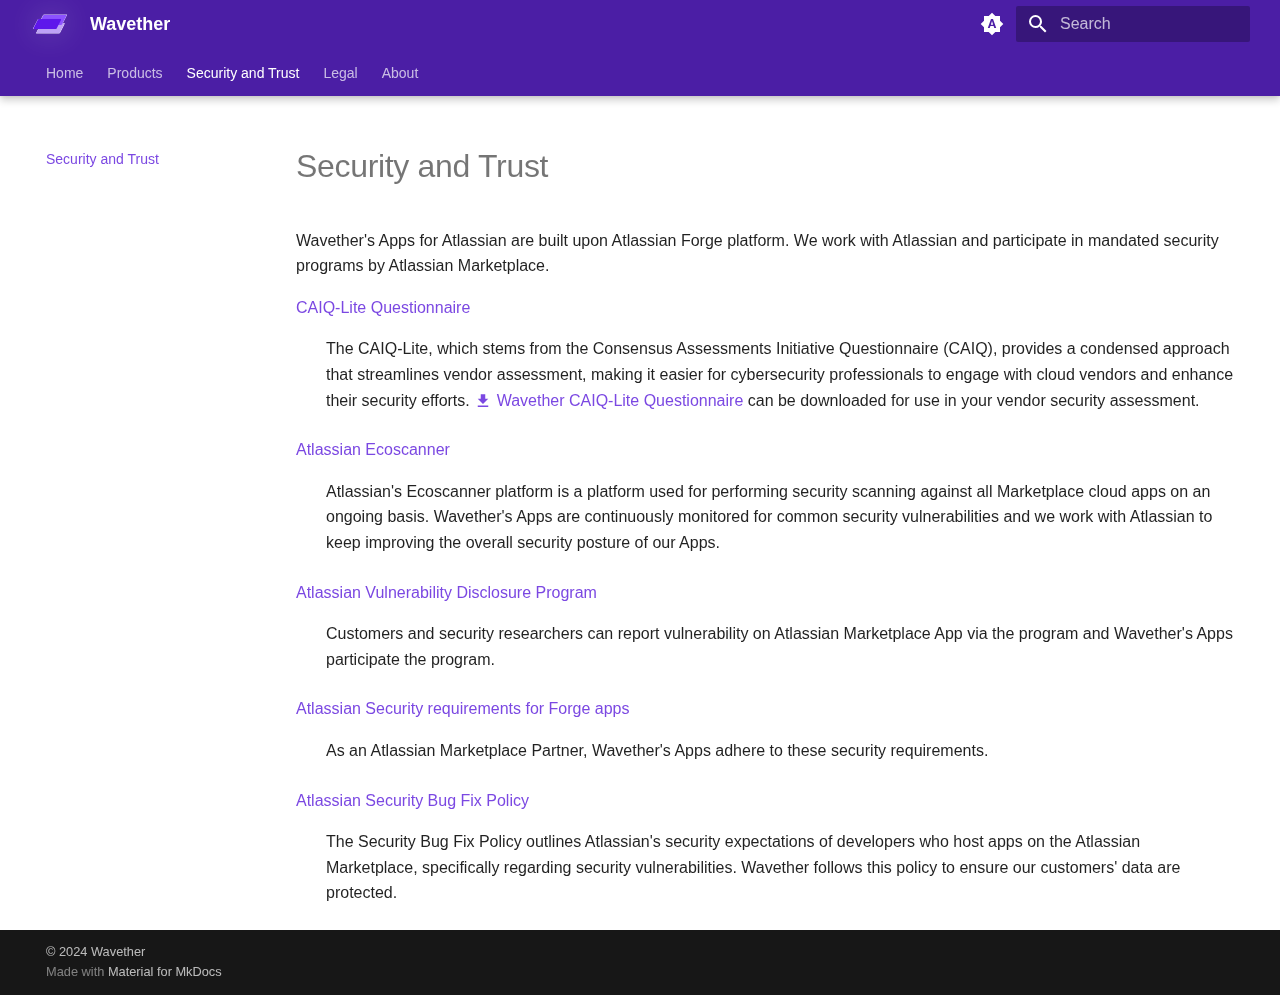
<file: security/security-trust/index.html>
<!doctype html>
<html lang="en" class="no-js">
  <head>
    
      <meta charset="utf-8">
      <meta name="viewport" content="width=device-width,initial-scale=1">
      
        <meta name="description" content="How we promote security of our products and services at Wavether">
      
      
      
        <link rel="canonical" href="https://www.wavether.com/security/security-trust/">
      
      
        <link rel="prev" href="../../products/datadog-connector-confluence/release-notes/">
      
      
        <link rel="next" href="../../legal/privacy/">
      
      
      <link rel="icon" href="../../assets/wavether-favicon.png">
      <meta name="generator" content="mkdocs-1.6.0, mkdocs-material-9.5.31">
    
    
      
        <title>Security and Trust - Wavether</title>
      
    
    
      <link rel="stylesheet" href="../../assets/stylesheets/main.3cba04c6.min.css">
      
        
        <link rel="stylesheet" href="../../assets/stylesheets/palette.06af60db.min.css">
      
      


    
    
      
    
    
      
    
    
      <link rel="stylesheet" href="../../stylesheets/extra.css">
    
    <script>__md_scope=new URL("../..",location),__md_hash=e=>[...e].reduce((e,_)=>(e<<5)-e+_.charCodeAt(0),0),__md_get=(e,_=localStorage,t=__md_scope)=>JSON.parse(_.getItem(t.pathname+"."+e)),__md_set=(e,_,t=localStorage,a=__md_scope)=>{try{t.setItem(a.pathname+"."+e,JSON.stringify(_))}catch(e){}}</script>
    
      
  


  
  

<script id="__analytics">function __md_analytics(){function n(){dataLayer.push(arguments)}window.dataLayer=window.dataLayer||[],n("js",new Date),n("config","G-4KTPVVLD92"),document.addEventListener("DOMContentLoaded",function(){document.forms.search&&document.forms.search.query.addEventListener("blur",function(){this.value&&n("event","search",{search_term:this.value})}),document$.subscribe(function(){var a=document.forms.feedback;if(void 0!==a)for(var e of a.querySelectorAll("[type=submit]"))e.addEventListener("click",function(e){e.preventDefault();var t=document.location.pathname,e=this.getAttribute("data-md-value");n("event","feedback",{page:t,data:e}),a.firstElementChild.disabled=!0;e=a.querySelector(".md-feedback__note [data-md-value='"+e+"']");e&&(e.hidden=!1)}),a.hidden=!1}),location$.subscribe(function(e){n("config","G-4KTPVVLD92",{page_path:e.pathname})})});var e=document.createElement("script");e.async=!0,e.src="https://www.googletagmanager.com/gtag/js?id=G-4KTPVVLD92",document.getElementById("__analytics").insertAdjacentElement("afterEnd",e)}</script>
  
    <script>"undefined"!=typeof __md_analytics&&__md_analytics()</script>
  

    
    
      
        <meta  property="og:type"  content="website" >
      
        <meta  property="og:title"  content="Security and Trust - Wavether" >
      
        <meta  property="og:description"  content="How we promote security of our products and services at Wavether" >
      
        <meta  property="og:image"  content="https://www.wavether.com/assets/images/social/security/security-trust.png" >
      
        <meta  property="og:image:type"  content="image/png" >
      
        <meta  property="og:image:width"  content="1200" >
      
        <meta  property="og:image:height"  content="630" >
      
        <meta  property="og:url"  content="https://www.wavether.com/security/security-trust/" >
      
        <meta  name="twitter:card"  content="summary_large_image" >
      
        <meta  name="twitter:title"  content="Security and Trust - Wavether" >
      
        <meta  name="twitter:description"  content="How we promote security of our products and services at Wavether" >
      
        <meta  name="twitter:image"  content="https://www.wavether.com/assets/images/social/security/security-trust.png" >
      
    
    
  </head>
  
  
    
    
      
    
    
    
    
    <body dir="ltr" data-md-color-scheme="default" data-md-color-primary="indigo" data-md-color-accent="indigo">
  
    
    <input class="md-toggle" data-md-toggle="drawer" type="checkbox" id="__drawer" autocomplete="off">
    <input class="md-toggle" data-md-toggle="search" type="checkbox" id="__search" autocomplete="off">
    <label class="md-overlay" for="__drawer"></label>
    <div data-md-component="skip">
      
        
        <a href="#security-and-trust" class="md-skip">
          Skip to content
        </a>
      
    </div>
    <div data-md-component="announce">
      
    </div>
    
    
      

  

<header class="md-header md-header--shadow md-header--lifted" data-md-component="header">
  <nav class="md-header__inner md-grid" aria-label="Header">
    <a href="../.." title="Wavether" class="md-header__button md-logo" aria-label="Wavether" data-md-component="logo">
      
  <img src="../../assets/wavether-logo-border.svg" alt="logo">

    </a>
    <label class="md-header__button md-icon" for="__drawer">
      
      <svg xmlns="http://www.w3.org/2000/svg" viewBox="0 0 24 24"><path d="M3 6h18v2H3V6m0 5h18v2H3v-2m0 5h18v2H3v-2Z"/></svg>
    </label>
    <div class="md-header__title" data-md-component="header-title">
      <div class="md-header__ellipsis">
        <div class="md-header__topic">
          <span class="md-ellipsis">
            Wavether
          </span>
        </div>
        <div class="md-header__topic" data-md-component="header-topic">
          <span class="md-ellipsis">
            
              Security and Trust
            
          </span>
        </div>
      </div>
    </div>
    
      
        <form class="md-header__option" data-md-component="palette">
  
    
    
    
    <input class="md-option" data-md-color-media="(prefers-color-scheme)" data-md-color-scheme="default" data-md-color-primary="indigo" data-md-color-accent="indigo"  aria-label="Switch to light mode"  type="radio" name="__palette" id="__palette_0">
    
      <label class="md-header__button md-icon" title="Switch to light mode" for="__palette_1" hidden>
        <svg xmlns="http://www.w3.org/2000/svg" viewBox="0 0 24 24"><path d="m14.3 16-.7-2h-3.2l-.7 2H7.8L11 7h2l3.2 9h-1.9M20 8.69V4h-4.69L12 .69 8.69 4H4v4.69L.69 12 4 15.31V20h4.69L12 23.31 15.31 20H20v-4.69L23.31 12 20 8.69m-9.15 3.96h2.3L12 9l-1.15 3.65Z"/></svg>
      </label>
    
  
    
    
    
    <input class="md-option" data-md-color-media="(prefers-color-scheme: light)" data-md-color-scheme="default" data-md-color-primary="custom" data-md-color-accent="custom"  aria-label="Switch to dark mode"  type="radio" name="__palette" id="__palette_1">
    
      <label class="md-header__button md-icon" title="Switch to dark mode" for="__palette_2" hidden>
        <svg xmlns="http://www.w3.org/2000/svg" viewBox="0 0 24 24"><path d="M12 8a4 4 0 0 0-4 4 4 4 0 0 0 4 4 4 4 0 0 0 4-4 4 4 0 0 0-4-4m0 10a6 6 0 0 1-6-6 6 6 0 0 1 6-6 6 6 0 0 1 6 6 6 6 0 0 1-6 6m8-9.31V4h-4.69L12 .69 8.69 4H4v4.69L.69 12 4 15.31V20h4.69L12 23.31 15.31 20H20v-4.69L23.31 12 20 8.69Z"/></svg>
      </label>
    
  
    
    
    
    <input class="md-option" data-md-color-media="(prefers-color-scheme: dark)" data-md-color-scheme="slate" data-md-color-primary="indigo" data-md-color-accent="deep-purple"  aria-label="Switch to system preference"  type="radio" name="__palette" id="__palette_2">
    
      <label class="md-header__button md-icon" title="Switch to system preference" for="__palette_0" hidden>
        <svg xmlns="http://www.w3.org/2000/svg" viewBox="0 0 24 24"><path d="M12 18c-.89 0-1.74-.2-2.5-.55C11.56 16.5 13 14.42 13 12c0-2.42-1.44-4.5-3.5-5.45C10.26 6.2 11.11 6 12 6a6 6 0 0 1 6 6 6 6 0 0 1-6 6m8-9.31V4h-4.69L12 .69 8.69 4H4v4.69L.69 12 4 15.31V20h4.69L12 23.31 15.31 20H20v-4.69L23.31 12 20 8.69Z"/></svg>
      </label>
    
  
</form>
      
    
    
      <script>var media,input,key,value,palette=__md_get("__palette");if(palette&&palette.color){"(prefers-color-scheme)"===palette.color.media&&(media=matchMedia("(prefers-color-scheme: light)"),input=document.querySelector(media.matches?"[data-md-color-media='(prefers-color-scheme: light)']":"[data-md-color-media='(prefers-color-scheme: dark)']"),palette.color.media=input.getAttribute("data-md-color-media"),palette.color.scheme=input.getAttribute("data-md-color-scheme"),palette.color.primary=input.getAttribute("data-md-color-primary"),palette.color.accent=input.getAttribute("data-md-color-accent"));for([key,value]of Object.entries(palette.color))document.body.setAttribute("data-md-color-"+key,value)}</script>
    
    
    
      <label class="md-header__button md-icon" for="__search">
        
        <svg xmlns="http://www.w3.org/2000/svg" viewBox="0 0 24 24"><path d="M9.5 3A6.5 6.5 0 0 1 16 9.5c0 1.61-.59 3.09-1.56 4.23l.27.27h.79l5 5-1.5 1.5-5-5v-.79l-.27-.27A6.516 6.516 0 0 1 9.5 16 6.5 6.5 0 0 1 3 9.5 6.5 6.5 0 0 1 9.5 3m0 2C7 5 5 7 5 9.5S7 14 9.5 14 14 12 14 9.5 12 5 9.5 5Z"/></svg>
      </label>
      <div class="md-search" data-md-component="search" role="dialog">
  <label class="md-search__overlay" for="__search"></label>
  <div class="md-search__inner" role="search">
    <form class="md-search__form" name="search">
      <input type="text" class="md-search__input" name="query" aria-label="Search" placeholder="Search" autocapitalize="off" autocorrect="off" autocomplete="off" spellcheck="false" data-md-component="search-query" required>
      <label class="md-search__icon md-icon" for="__search">
        
        <svg xmlns="http://www.w3.org/2000/svg" viewBox="0 0 24 24"><path d="M9.5 3A6.5 6.5 0 0 1 16 9.5c0 1.61-.59 3.09-1.56 4.23l.27.27h.79l5 5-1.5 1.5-5-5v-.79l-.27-.27A6.516 6.516 0 0 1 9.5 16 6.5 6.5 0 0 1 3 9.5 6.5 6.5 0 0 1 9.5 3m0 2C7 5 5 7 5 9.5S7 14 9.5 14 14 12 14 9.5 12 5 9.5 5Z"/></svg>
        
        <svg xmlns="http://www.w3.org/2000/svg" viewBox="0 0 24 24"><path d="M20 11v2H8l5.5 5.5-1.42 1.42L4.16 12l7.92-7.92L13.5 5.5 8 11h12Z"/></svg>
      </label>
      <nav class="md-search__options" aria-label="Search">
        
        <button type="reset" class="md-search__icon md-icon" title="Clear" aria-label="Clear" tabindex="-1">
          
          <svg xmlns="http://www.w3.org/2000/svg" viewBox="0 0 24 24"><path d="M19 6.41 17.59 5 12 10.59 6.41 5 5 6.41 10.59 12 5 17.59 6.41 19 12 13.41 17.59 19 19 17.59 13.41 12 19 6.41Z"/></svg>
        </button>
      </nav>
      
        <div class="md-search__suggest" data-md-component="search-suggest"></div>
      
    </form>
    <div class="md-search__output">
      <div class="md-search__scrollwrap" tabindex="0" data-md-scrollfix>
        <div class="md-search-result" data-md-component="search-result">
          <div class="md-search-result__meta">
            Initializing search
          </div>
          <ol class="md-search-result__list" role="presentation"></ol>
        </div>
      </div>
    </div>
  </div>
</div>
    
    
  </nav>
  
    
      
<nav class="md-tabs" aria-label="Tabs" data-md-component="tabs">
  <div class="md-grid">
    <ul class="md-tabs__list">
      
        
  
  
  
    <li class="md-tabs__item">
      <a href="../.." class="md-tabs__link">
        
  
    
  
  Home

      </a>
    </li>
  

      
        
  
  
  
    
    
      <li class="md-tabs__item">
        <a href="../../products/" class="md-tabs__link">
          
  
    
  
  Products

        </a>
      </li>
    
  

      
        
  
  
    
  
  
    <li class="md-tabs__item md-tabs__item--active">
      <a href="./" class="md-tabs__link">
        
  
    
  
  Security and Trust

      </a>
    </li>
  

      
        
  
  
  
    
    
      <li class="md-tabs__item">
        <a href="../../legal/privacy/" class="md-tabs__link">
          
  
    
  
  Legal

        </a>
      </li>
    
  

      
        
  
  
  
    <li class="md-tabs__item">
      <a href="../../about/" class="md-tabs__link">
        
  
    
  
  About

      </a>
    </li>
  

      
    </ul>
  </div>
</nav>
    
  
</header>
    
    <div class="md-container" data-md-component="container">
      
      
        
      
      <main class="md-main" data-md-component="main">
        <div class="md-main__inner md-grid">
          
            
              
              <div class="md-sidebar md-sidebar--primary" data-md-component="sidebar" data-md-type="navigation" >
                <div class="md-sidebar__scrollwrap">
                  <div class="md-sidebar__inner">
                    


  


  

<nav class="md-nav md-nav--primary md-nav--lifted md-nav--integrated" aria-label="Navigation" data-md-level="0">
  <label class="md-nav__title" for="__drawer">
    <a href="../.." title="Wavether" class="md-nav__button md-logo" aria-label="Wavether" data-md-component="logo">
      
  <img src="../../assets/wavether-logo-border.svg" alt="logo">

    </a>
    Wavether
  </label>
  
  <ul class="md-nav__list" data-md-scrollfix>
    
      
      
  
  
  
  
    <li class="md-nav__item">
      <a href="../.." class="md-nav__link">
        
  
  <span class="md-ellipsis">
    Home
  </span>
  

      </a>
    </li>
  

    
      
      
  
  
  
  
    
    
      
        
          
        
      
        
      
        
      
    
    
      
      
    
    
      
        
        
      
    
    <li class="md-nav__item md-nav__item--pruned md-nav__item--nested">
      
        
  
  
    <a href="../../products/" class="md-nav__link">
      
  
  <span class="md-ellipsis">
    Products
  </span>
  

      
        <span class="md-nav__icon md-icon"></span>
      
    </a>
  

      
    </li>
  

    
      
      
  
  
    
  
  
  
    <li class="md-nav__item md-nav__item--active">
      
      <input class="md-nav__toggle md-toggle" type="checkbox" id="__toc">
      
      
        
      
      
      <a href="./" class="md-nav__link md-nav__link--active">
        
  
  <span class="md-ellipsis">
    Security and Trust
  </span>
  

      </a>
      
    </li>
  

    
      
      
  
  
  
  
    
    
      
        
      
        
      
    
    
      
      
    
    
      
        
        
      
    
    <li class="md-nav__item md-nav__item--pruned md-nav__item--nested">
      
        
  
  
    <a href="../../legal/privacy/" class="md-nav__link">
      
  
  <span class="md-ellipsis">
    Legal
  </span>
  

      
        <span class="md-nav__icon md-icon"></span>
      
    </a>
  

      
    </li>
  

    
      
      
  
  
  
  
    <li class="md-nav__item">
      <a href="../../about/" class="md-nav__link">
        
  
  <span class="md-ellipsis">
    About
  </span>
  

      </a>
    </li>
  

    
  </ul>
</nav>
                  </div>
                </div>
              </div>
            
            
          
          
            <div class="md-content" data-md-component="content">
              <article class="md-content__inner md-typeset">
                
                  


<h1 id="security-and-trust">Security and Trust<a class="headerlink" href="#security-and-trust" title="Permanent link">&para;</a></h1>
<p>Wavether's Apps for Atlassian are built upon Atlassian Forge platform. We work with Atlassian and participate in mandated security programs by Atlassian Marketplace.</p>
<dl>
<dt><a href="https://cloudsecurityalliance.org/star/caiq-lite">CAIQ-Lite Questionnaire</a></dt>
<dd>The CAIQ-Lite, which stems from the Consensus Assessments Initiative Questionnaire (CAIQ), provides a condensed approach that streamlines vendor assessment, making it easier for cybersecurity professionals to engage with cloud vendors and enhance their security efforts. <a href="../assets/Wavether-CAIQ-Lite-3.1-20240717.xlsx"> <span class="twemoji"><svg xmlns="http://www.w3.org/2000/svg" viewBox="0 0 24 24"><path d="M5 20h14v-2H5m14-9h-4V3H9v6H5l7 7 7-7Z"/></svg></span> Wavether CAIQ-Lite Questionnaire</a> can be downloaded for use in your vendor security assessment.</dd>
<dt><a href="https://developer.atlassian.com/platform/marketplace/ecoscanner/">Atlassian Ecoscanner</a></dt>
<dd>Atlassian's Ecoscanner platform is a platform used for performing security scanning against all Marketplace cloud apps on an ongoing basis. Wavether's Apps are continuously monitored for common security vulnerabilities and we work with Atlassian to keep improving the overall security posture of our Apps.</dd>
<dt><a href="https://developer.atlassian.com/platform/marketplace/vdp/">Atlassian Vulnerability Disclosure Program</a></dt>
<dd>Customers and security researchers can report vulnerability on Atlassian Marketplace App via the program and Wavether's Apps participate the program.</dd>
<dt><a href="https://developer.atlassian.com/platform/marketplace/security-requirements/#forge-apps">Atlassian Security requirements for Forge apps</a></dt>
<dd>As an Atlassian Marketplace Partner, Wavether's Apps adhere to these security requirements.</dd>
<dt><a href="https://developer.atlassian.com/platform/marketplace/security-bugfix-policy/">Atlassian Security Bug Fix Policy</a></dt>
<dd>The Security Bug Fix Policy outlines Atlassian's security expectations of developers who host apps on the Atlassian Marketplace, specifically regarding security vulnerabilities. Wavether follows this policy to ensure our customers' data are protected.</dd>
</dl>







  
  



  




                
              </article>
            </div>
          
          
  <script>var tabs=__md_get("__tabs");if(Array.isArray(tabs))e:for(var set of document.querySelectorAll(".tabbed-set")){var tab,labels=set.querySelector(".tabbed-labels");for(tab of tabs)for(var label of labels.getElementsByTagName("label"))if(label.innerText.trim()===tab){var input=document.getElementById(label.htmlFor);input.checked=!0;continue e}}</script>

<script>var target=document.getElementById(location.hash.slice(1));target&&target.name&&(target.checked=target.name.startsWith("__tabbed_"))</script>
        </div>
        
          <button type="button" class="md-top md-icon" data-md-component="top" hidden>
  
  <svg xmlns="http://www.w3.org/2000/svg" viewBox="0 0 24 24"><path d="M13 20h-2V8l-5.5 5.5-1.42-1.42L12 4.16l7.92 7.92-1.42 1.42L13 8v12Z"/></svg>
  Back to top
</button>
        
      </main>
      
        <footer class="md-footer">
  
  <div class="md-footer-meta md-typeset">
    <div class="md-footer-meta__inner md-grid">
      <div class="md-copyright">
  
    <div class="md-copyright__highlight">
      &copy; 2024 <a href="http://www.wavether.com">Wavether</a>
    </div>
  
  
    Made with
    <a href="https://squidfunk.github.io/mkdocs-material/" target="_blank" rel="noopener">
      Material for MkDocs
    </a>
  
</div>
      
    </div>
  </div>
</footer>
      
    </div>
    <div class="md-dialog" data-md-component="dialog">
      <div class="md-dialog__inner md-typeset"></div>
    </div>
    
    
    <script id="__config" type="application/json">{"base": "../..", "features": ["navigation.indexes", "navigation.prune", "navigation.tabs", "navigation.tabs.sticky", "navigation.top", "navigation.tracking", "toc.integrate", "toc.follow", "search.suggest", "search.highlight", "content.tabs.link", "header.autohide"], "search": "../../assets/javascripts/workers/search.b8dbb3d2.min.js", "translations": {"clipboard.copied": "Copied to clipboard", "clipboard.copy": "Copy to clipboard", "search.result.more.one": "1 more on this page", "search.result.more.other": "# more on this page", "search.result.none": "No matching documents", "search.result.one": "1 matching document", "search.result.other": "# matching documents", "search.result.placeholder": "Type to start searching", "search.result.term.missing": "Missing", "select.version": "Select version"}}</script>
    
    
      <script src="../../assets/javascripts/bundle.fe8b6f2b.min.js"></script>
      
    
  </body>
</html>
</file>
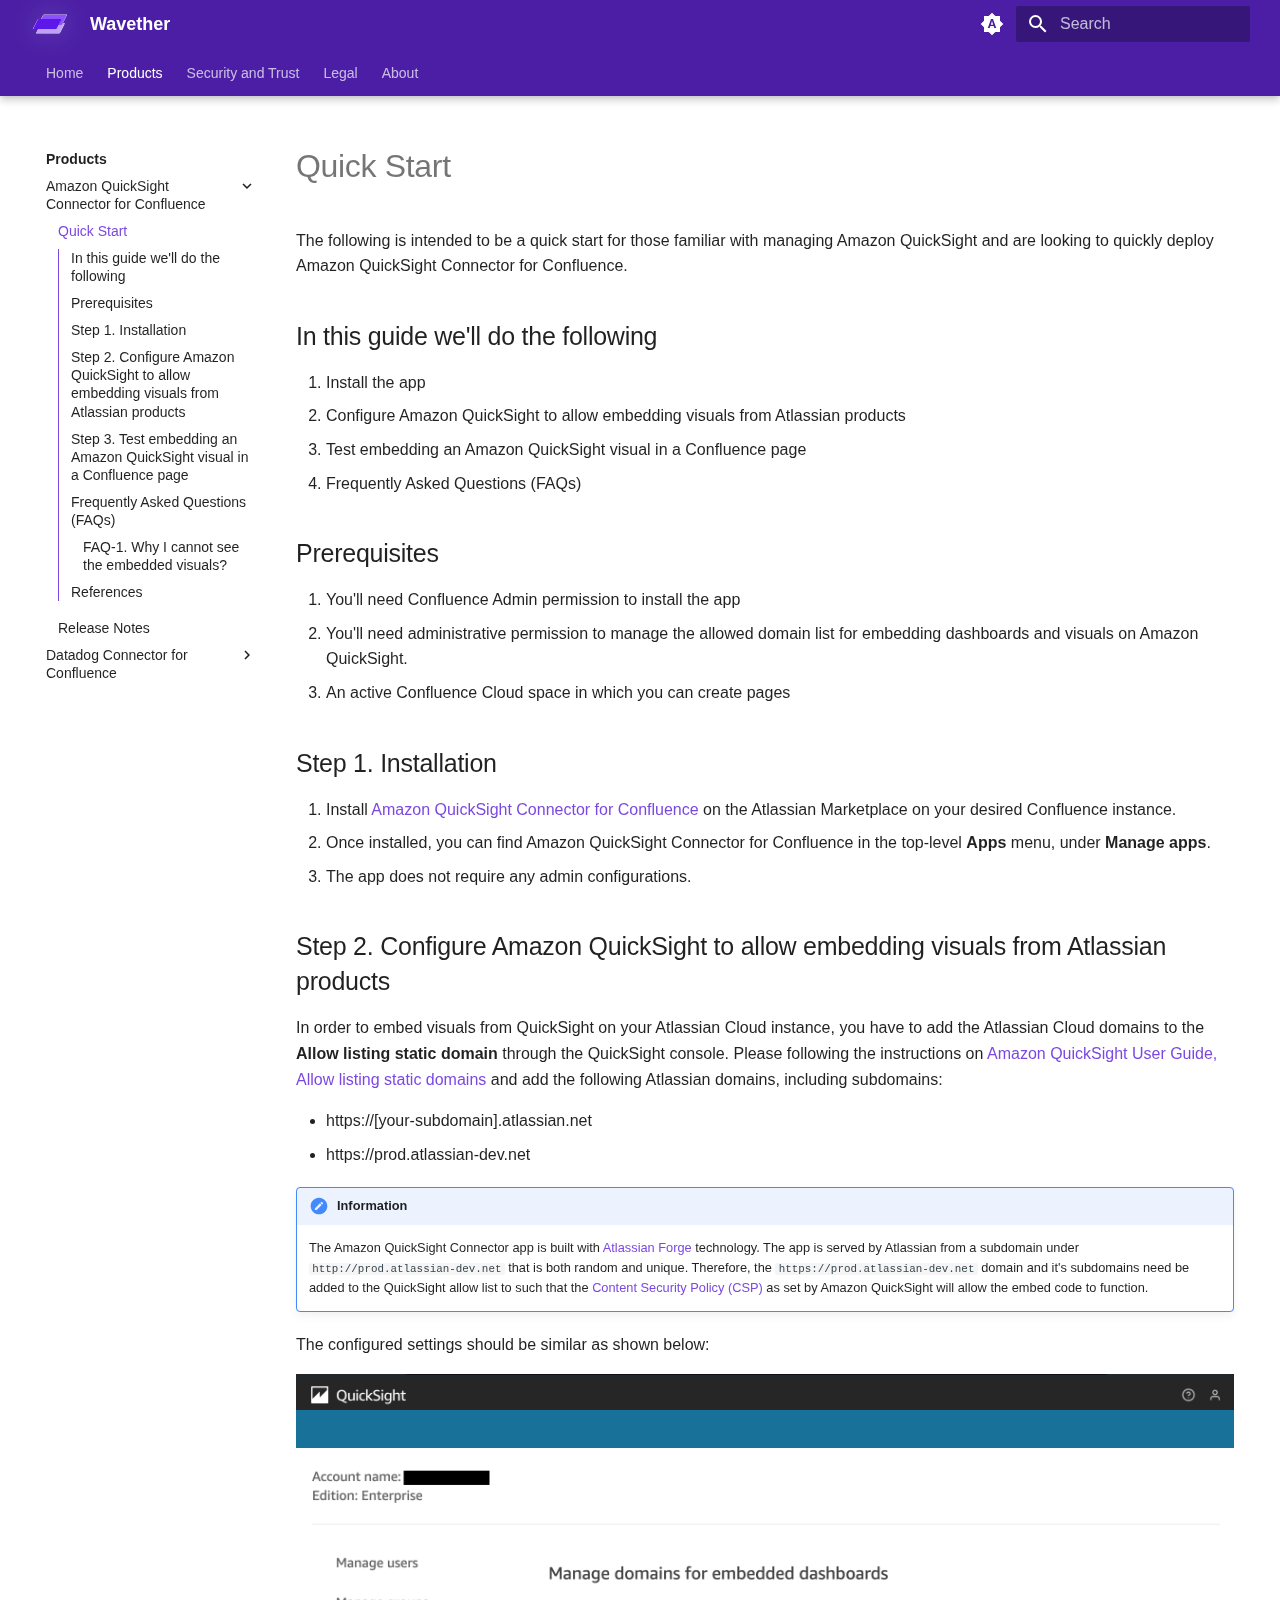
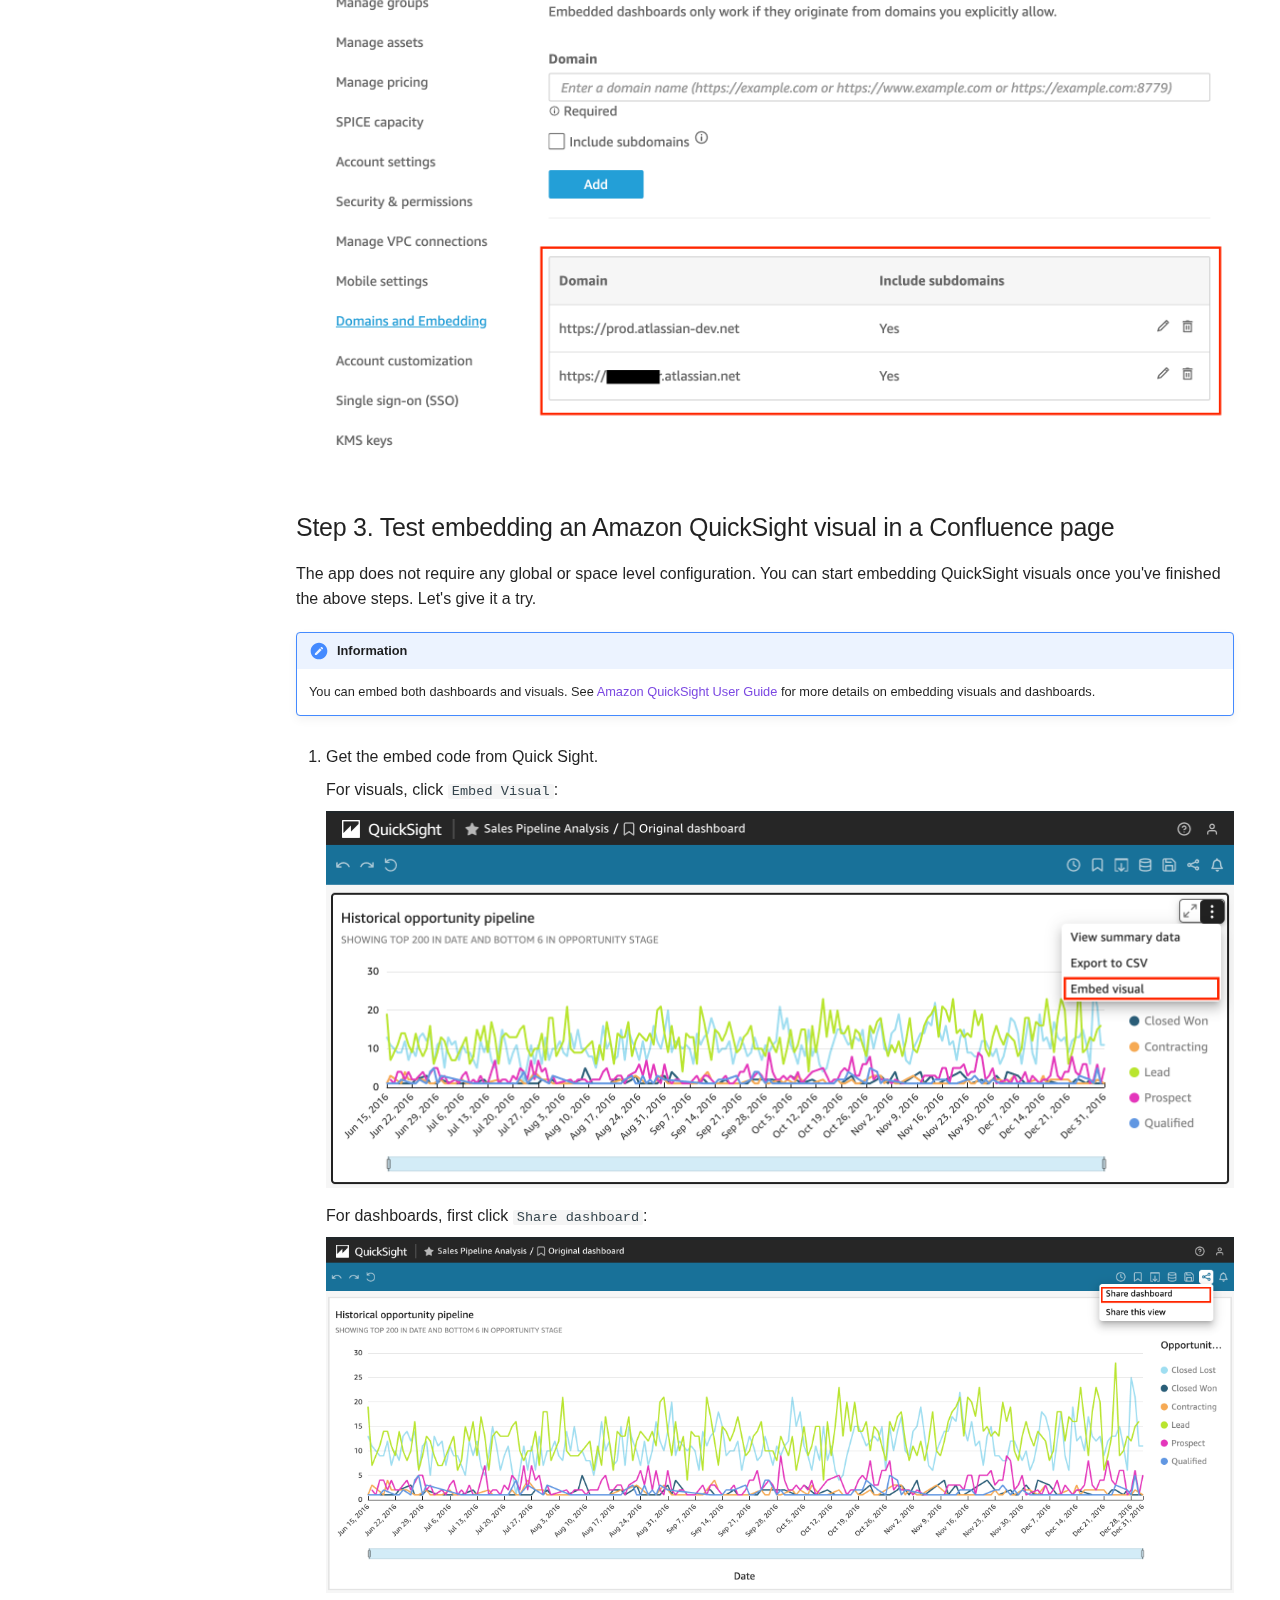
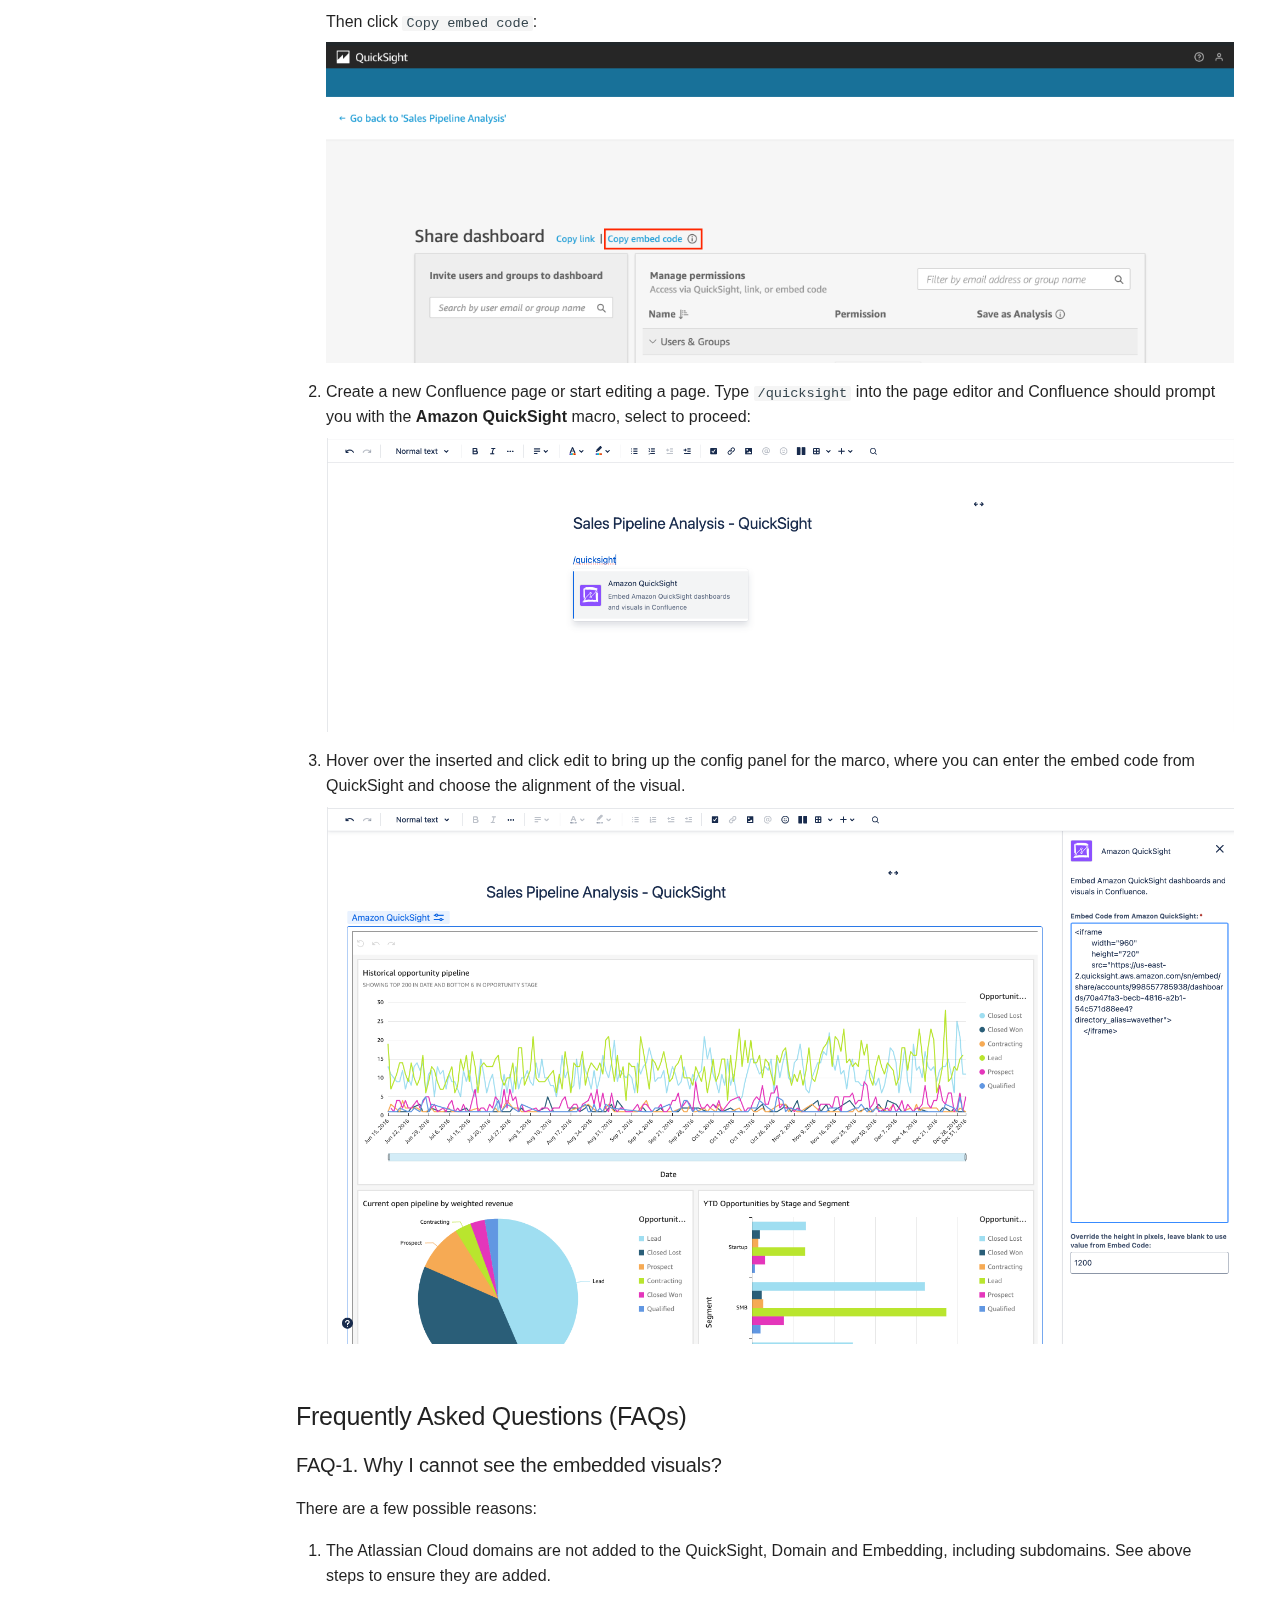
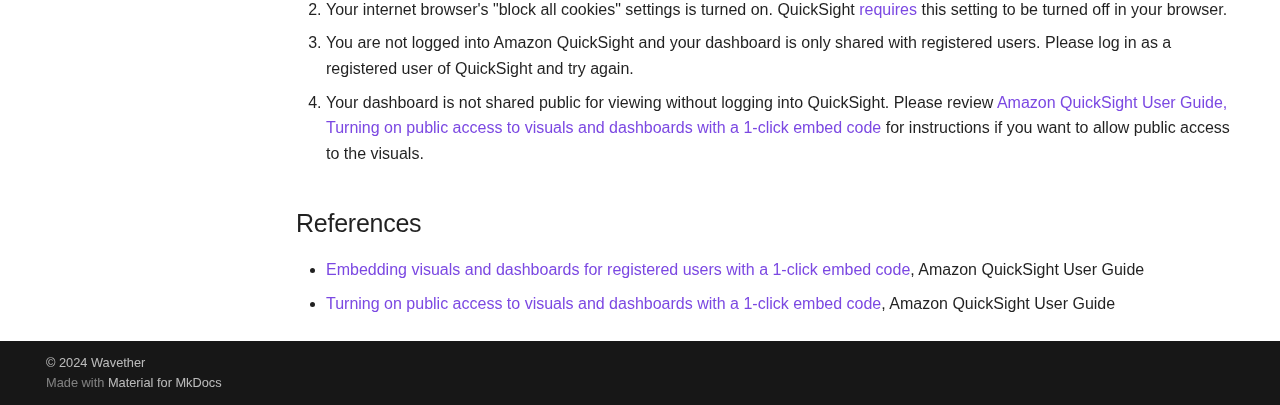
<file: products/amazon-quicksight-connector-confluence/quick-start/index.html>
<!doctype html>
<html lang="en" class="no-js">
  <head>
    
      <meta charset="utf-8">
      <meta name="viewport" content="width=device-width,initial-scale=1">
      
        <meta name="description" content="Amazon QuickSight Connector for Confluence">
      
      
      
        <link rel="canonical" href="https://www.wavether.com/products/amazon-quicksight-connector-confluence/quick-start/">
      
      
        <link rel="prev" href="../../">
      
      
        <link rel="next" href="../release-notes/">
      
      
      <link rel="icon" href="../../../assets/wavether-favicon.png">
      <meta name="generator" content="mkdocs-1.6.0, mkdocs-material-9.5.31">
    
    
      
        <title>Quick Start - Wavether</title>
      
    
    
      <link rel="stylesheet" href="../../../assets/stylesheets/main.3cba04c6.min.css">
      
        
        <link rel="stylesheet" href="../../../assets/stylesheets/palette.06af60db.min.css">
      
      


    
    
      
    
    
      
    
    
      <link rel="stylesheet" href="../../../stylesheets/extra.css">
    
    <script>__md_scope=new URL("../../..",location),__md_hash=e=>[...e].reduce((e,_)=>(e<<5)-e+_.charCodeAt(0),0),__md_get=(e,_=localStorage,t=__md_scope)=>JSON.parse(_.getItem(t.pathname+"."+e)),__md_set=(e,_,t=localStorage,a=__md_scope)=>{try{t.setItem(a.pathname+"."+e,JSON.stringify(_))}catch(e){}}</script>
    
      
  


  
  

<script id="__analytics">function __md_analytics(){function n(){dataLayer.push(arguments)}window.dataLayer=window.dataLayer||[],n("js",new Date),n("config","G-4KTPVVLD92"),document.addEventListener("DOMContentLoaded",function(){document.forms.search&&document.forms.search.query.addEventListener("blur",function(){this.value&&n("event","search",{search_term:this.value})}),document$.subscribe(function(){var a=document.forms.feedback;if(void 0!==a)for(var e of a.querySelectorAll("[type=submit]"))e.addEventListener("click",function(e){e.preventDefault();var t=document.location.pathname,e=this.getAttribute("data-md-value");n("event","feedback",{page:t,data:e}),a.firstElementChild.disabled=!0;e=a.querySelector(".md-feedback__note [data-md-value='"+e+"']");e&&(e.hidden=!1)}),a.hidden=!1}),location$.subscribe(function(e){n("config","G-4KTPVVLD92",{page_path:e.pathname})})});var e=document.createElement("script");e.async=!0,e.src="https://www.googletagmanager.com/gtag/js?id=G-4KTPVVLD92",document.getElementById("__analytics").insertAdjacentElement("afterEnd",e)}</script>
  
    <script>"undefined"!=typeof __md_analytics&&__md_analytics()</script>
  

    
    
      
        <meta  property="og:type"  content="website" >
      
        <meta  property="og:title"  content="Quick Start - Wavether" >
      
        <meta  property="og:description"  content="Amazon QuickSight Connector for Confluence" >
      
        <meta  property="og:image"  content="https://www.wavether.com/assets/images/social/products/amazon-quicksight-connector-confluence/quick-start.png" >
      
        <meta  property="og:image:type"  content="image/png" >
      
        <meta  property="og:image:width"  content="1200" >
      
        <meta  property="og:image:height"  content="630" >
      
        <meta  property="og:url"  content="https://www.wavether.com/products/amazon-quicksight-connector-confluence/quick-start/" >
      
        <meta  name="twitter:card"  content="summary_large_image" >
      
        <meta  name="twitter:title"  content="Quick Start - Wavether" >
      
        <meta  name="twitter:description"  content="Amazon QuickSight Connector for Confluence" >
      
        <meta  name="twitter:image"  content="https://www.wavether.com/assets/images/social/products/amazon-quicksight-connector-confluence/quick-start.png" >
      
    
    
  </head>
  
  
    
    
      
    
    
    
    
    <body dir="ltr" data-md-color-scheme="default" data-md-color-primary="indigo" data-md-color-accent="indigo">
  
    
    <input class="md-toggle" data-md-toggle="drawer" type="checkbox" id="__drawer" autocomplete="off">
    <input class="md-toggle" data-md-toggle="search" type="checkbox" id="__search" autocomplete="off">
    <label class="md-overlay" for="__drawer"></label>
    <div data-md-component="skip">
      
        
        <a href="#in-this-guide-well-do-the-following" class="md-skip">
          Skip to content
        </a>
      
    </div>
    <div data-md-component="announce">
      
    </div>
    
    
      

  

<header class="md-header md-header--shadow md-header--lifted" data-md-component="header">
  <nav class="md-header__inner md-grid" aria-label="Header">
    <a href="../../.." title="Wavether" class="md-header__button md-logo" aria-label="Wavether" data-md-component="logo">
      
  <img src="../../../assets/wavether-logo-border.svg" alt="logo">

    </a>
    <label class="md-header__button md-icon" for="__drawer">
      
      <svg xmlns="http://www.w3.org/2000/svg" viewBox="0 0 24 24"><path d="M3 6h18v2H3V6m0 5h18v2H3v-2m0 5h18v2H3v-2Z"/></svg>
    </label>
    <div class="md-header__title" data-md-component="header-title">
      <div class="md-header__ellipsis">
        <div class="md-header__topic">
          <span class="md-ellipsis">
            Wavether
          </span>
        </div>
        <div class="md-header__topic" data-md-component="header-topic">
          <span class="md-ellipsis">
            
              Quick Start
            
          </span>
        </div>
      </div>
    </div>
    
      
        <form class="md-header__option" data-md-component="palette">
  
    
    
    
    <input class="md-option" data-md-color-media="(prefers-color-scheme)" data-md-color-scheme="default" data-md-color-primary="indigo" data-md-color-accent="indigo"  aria-label="Switch to light mode"  type="radio" name="__palette" id="__palette_0">
    
      <label class="md-header__button md-icon" title="Switch to light mode" for="__palette_1" hidden>
        <svg xmlns="http://www.w3.org/2000/svg" viewBox="0 0 24 24"><path d="m14.3 16-.7-2h-3.2l-.7 2H7.8L11 7h2l3.2 9h-1.9M20 8.69V4h-4.69L12 .69 8.69 4H4v4.69L.69 12 4 15.31V20h4.69L12 23.31 15.31 20H20v-4.69L23.31 12 20 8.69m-9.15 3.96h2.3L12 9l-1.15 3.65Z"/></svg>
      </label>
    
  
    
    
    
    <input class="md-option" data-md-color-media="(prefers-color-scheme: light)" data-md-color-scheme="default" data-md-color-primary="custom" data-md-color-accent="custom"  aria-label="Switch to dark mode"  type="radio" name="__palette" id="__palette_1">
    
      <label class="md-header__button md-icon" title="Switch to dark mode" for="__palette_2" hidden>
        <svg xmlns="http://www.w3.org/2000/svg" viewBox="0 0 24 24"><path d="M12 8a4 4 0 0 0-4 4 4 4 0 0 0 4 4 4 4 0 0 0 4-4 4 4 0 0 0-4-4m0 10a6 6 0 0 1-6-6 6 6 0 0 1 6-6 6 6 0 0 1 6 6 6 6 0 0 1-6 6m8-9.31V4h-4.69L12 .69 8.69 4H4v4.69L.69 12 4 15.31V20h4.69L12 23.31 15.31 20H20v-4.69L23.31 12 20 8.69Z"/></svg>
      </label>
    
  
    
    
    
    <input class="md-option" data-md-color-media="(prefers-color-scheme: dark)" data-md-color-scheme="slate" data-md-color-primary="indigo" data-md-color-accent="deep-purple"  aria-label="Switch to system preference"  type="radio" name="__palette" id="__palette_2">
    
      <label class="md-header__button md-icon" title="Switch to system preference" for="__palette_0" hidden>
        <svg xmlns="http://www.w3.org/2000/svg" viewBox="0 0 24 24"><path d="M12 18c-.89 0-1.74-.2-2.5-.55C11.56 16.5 13 14.42 13 12c0-2.42-1.44-4.5-3.5-5.45C10.26 6.2 11.11 6 12 6a6 6 0 0 1 6 6 6 6 0 0 1-6 6m8-9.31V4h-4.69L12 .69 8.69 4H4v4.69L.69 12 4 15.31V20h4.69L12 23.31 15.31 20H20v-4.69L23.31 12 20 8.69Z"/></svg>
      </label>
    
  
</form>
      
    
    
      <script>var media,input,key,value,palette=__md_get("__palette");if(palette&&palette.color){"(prefers-color-scheme)"===palette.color.media&&(media=matchMedia("(prefers-color-scheme: light)"),input=document.querySelector(media.matches?"[data-md-color-media='(prefers-color-scheme: light)']":"[data-md-color-media='(prefers-color-scheme: dark)']"),palette.color.media=input.getAttribute("data-md-color-media"),palette.color.scheme=input.getAttribute("data-md-color-scheme"),palette.color.primary=input.getAttribute("data-md-color-primary"),palette.color.accent=input.getAttribute("data-md-color-accent"));for([key,value]of Object.entries(palette.color))document.body.setAttribute("data-md-color-"+key,value)}</script>
    
    
    
      <label class="md-header__button md-icon" for="__search">
        
        <svg xmlns="http://www.w3.org/2000/svg" viewBox="0 0 24 24"><path d="M9.5 3A6.5 6.5 0 0 1 16 9.5c0 1.61-.59 3.09-1.56 4.23l.27.27h.79l5 5-1.5 1.5-5-5v-.79l-.27-.27A6.516 6.516 0 0 1 9.5 16 6.5 6.5 0 0 1 3 9.5 6.5 6.5 0 0 1 9.5 3m0 2C7 5 5 7 5 9.5S7 14 9.5 14 14 12 14 9.5 12 5 9.5 5Z"/></svg>
      </label>
      <div class="md-search" data-md-component="search" role="dialog">
  <label class="md-search__overlay" for="__search"></label>
  <div class="md-search__inner" role="search">
    <form class="md-search__form" name="search">
      <input type="text" class="md-search__input" name="query" aria-label="Search" placeholder="Search" autocapitalize="off" autocorrect="off" autocomplete="off" spellcheck="false" data-md-component="search-query" required>
      <label class="md-search__icon md-icon" for="__search">
        
        <svg xmlns="http://www.w3.org/2000/svg" viewBox="0 0 24 24"><path d="M9.5 3A6.5 6.5 0 0 1 16 9.5c0 1.61-.59 3.09-1.56 4.23l.27.27h.79l5 5-1.5 1.5-5-5v-.79l-.27-.27A6.516 6.516 0 0 1 9.5 16 6.5 6.5 0 0 1 3 9.5 6.5 6.5 0 0 1 9.5 3m0 2C7 5 5 7 5 9.5S7 14 9.5 14 14 12 14 9.5 12 5 9.5 5Z"/></svg>
        
        <svg xmlns="http://www.w3.org/2000/svg" viewBox="0 0 24 24"><path d="M20 11v2H8l5.5 5.5-1.42 1.42L4.16 12l7.92-7.92L13.5 5.5 8 11h12Z"/></svg>
      </label>
      <nav class="md-search__options" aria-label="Search">
        
        <button type="reset" class="md-search__icon md-icon" title="Clear" aria-label="Clear" tabindex="-1">
          
          <svg xmlns="http://www.w3.org/2000/svg" viewBox="0 0 24 24"><path d="M19 6.41 17.59 5 12 10.59 6.41 5 5 6.41 10.59 12 5 17.59 6.41 19 12 13.41 17.59 19 19 17.59 13.41 12 19 6.41Z"/></svg>
        </button>
      </nav>
      
        <div class="md-search__suggest" data-md-component="search-suggest"></div>
      
    </form>
    <div class="md-search__output">
      <div class="md-search__scrollwrap" tabindex="0" data-md-scrollfix>
        <div class="md-search-result" data-md-component="search-result">
          <div class="md-search-result__meta">
            Initializing search
          </div>
          <ol class="md-search-result__list" role="presentation"></ol>
        </div>
      </div>
    </div>
  </div>
</div>
    
    
  </nav>
  
    
      
<nav class="md-tabs" aria-label="Tabs" data-md-component="tabs">
  <div class="md-grid">
    <ul class="md-tabs__list">
      
        
  
  
  
    <li class="md-tabs__item">
      <a href="../../.." class="md-tabs__link">
        
  
    
  
  Home

      </a>
    </li>
  

      
        
  
  
    
  
  
    
    
      <li class="md-tabs__item md-tabs__item--active">
        <a href="../../" class="md-tabs__link">
          
  
    
  
  Products

        </a>
      </li>
    
  

      
        
  
  
  
    <li class="md-tabs__item">
      <a href="../../../security/security-trust/" class="md-tabs__link">
        
  
    
  
  Security and Trust

      </a>
    </li>
  

      
        
  
  
  
    
    
      <li class="md-tabs__item">
        <a href="../../../legal/privacy/" class="md-tabs__link">
          
  
    
  
  Legal

        </a>
      </li>
    
  

      
        
  
  
  
    <li class="md-tabs__item">
      <a href="../../../about/" class="md-tabs__link">
        
  
    
  
  About

      </a>
    </li>
  

      
    </ul>
  </div>
</nav>
    
  
</header>
    
    <div class="md-container" data-md-component="container">
      
      
        
      
      <main class="md-main" data-md-component="main">
        <div class="md-main__inner md-grid">
          
            
              
              <div class="md-sidebar md-sidebar--primary" data-md-component="sidebar" data-md-type="navigation" >
                <div class="md-sidebar__scrollwrap">
                  <div class="md-sidebar__inner">
                    


  


  

<nav class="md-nav md-nav--primary md-nav--lifted md-nav--integrated" aria-label="Navigation" data-md-level="0">
  <label class="md-nav__title" for="__drawer">
    <a href="../../.." title="Wavether" class="md-nav__button md-logo" aria-label="Wavether" data-md-component="logo">
      
  <img src="../../../assets/wavether-logo-border.svg" alt="logo">

    </a>
    Wavether
  </label>
  
  <ul class="md-nav__list" data-md-scrollfix>
    
      
      
  
  
  
  
    <li class="md-nav__item">
      <a href="../../.." class="md-nav__link">
        
  
  <span class="md-ellipsis">
    Home
  </span>
  

      </a>
    </li>
  

    
      
      
  
  
    
  
  
  
    
    
      
        
          
        
      
        
      
        
      
    
    
      
        
        
      
      
    
    
      
    
    <li class="md-nav__item md-nav__item--active md-nav__item--section md-nav__item--nested">
      
        
        
        <input class="md-nav__toggle md-toggle " type="checkbox" id="__nav_2" checked>
        
          
          
          <div class="md-nav__link md-nav__container">
            <a href="../../" class="md-nav__link ">
              
  
  <span class="md-ellipsis">
    Products
  </span>
  

            </a>
            
              
              <label class="md-nav__link " for="__nav_2" id="__nav_2_label" tabindex="">
                <span class="md-nav__icon md-icon"></span>
              </label>
            
          </div>
        
        <nav class="md-nav" data-md-level="1" aria-labelledby="__nav_2_label" aria-expanded="true">
          <label class="md-nav__title" for="__nav_2">
            <span class="md-nav__icon md-icon"></span>
            Products
          </label>
          <ul class="md-nav__list" data-md-scrollfix>
            
              
            
              
                
  
  
    
  
  
  
    
    
      
        
      
        
      
    
    
      
      
    
    
      
    
    <li class="md-nav__item md-nav__item--active md-nav__item--nested">
      
        
        
        <input class="md-nav__toggle md-toggle " type="checkbox" id="__nav_2_2" checked>
        
          
          <label class="md-nav__link" for="__nav_2_2" id="__nav_2_2_label" tabindex="0">
            
  
  <span class="md-ellipsis">
    Amazon QuickSight Connector for Confluence
  </span>
  

            <span class="md-nav__icon md-icon"></span>
          </label>
        
        <nav class="md-nav" data-md-level="2" aria-labelledby="__nav_2_2_label" aria-expanded="true">
          <label class="md-nav__title" for="__nav_2_2">
            <span class="md-nav__icon md-icon"></span>
            Amazon QuickSight Connector for Confluence
          </label>
          <ul class="md-nav__list" data-md-scrollfix>
            
              
                
  
  
    
  
  
  
    <li class="md-nav__item md-nav__item--active">
      
      <input class="md-nav__toggle md-toggle" type="checkbox" id="__toc">
      
      
      
        <label class="md-nav__link md-nav__link--active" for="__toc">
          
  
  <span class="md-ellipsis">
    Quick Start
  </span>
  

          <span class="md-nav__icon md-icon"></span>
        </label>
      
      <a href="./" class="md-nav__link md-nav__link--active">
        
  
  <span class="md-ellipsis">
    Quick Start
  </span>
  

      </a>
      
        

<nav class="md-nav md-nav--secondary" aria-label="Table of contents">
  
  
  
  
    <label class="md-nav__title" for="__toc">
      <span class="md-nav__icon md-icon"></span>
      Table of contents
    </label>
    <ul class="md-nav__list" data-md-component="toc" data-md-scrollfix>
      
        <li class="md-nav__item">
  <a href="#in-this-guide-well-do-the-following" class="md-nav__link">
    <span class="md-ellipsis">
      In this guide we'll do the following
    </span>
  </a>
  
</li>
      
        <li class="md-nav__item">
  <a href="#prerequisites" class="md-nav__link">
    <span class="md-ellipsis">
      Prerequisites
    </span>
  </a>
  
</li>
      
        <li class="md-nav__item">
  <a href="#step-1-installation" class="md-nav__link">
    <span class="md-ellipsis">
      Step 1. Installation
    </span>
  </a>
  
</li>
      
        <li class="md-nav__item">
  <a href="#step-2-configure-amazon-quicksight-to-allow-embedding-visuals-from-atlassian-products" class="md-nav__link">
    <span class="md-ellipsis">
      Step 2. Configure Amazon QuickSight to allow embedding visuals from Atlassian products
    </span>
  </a>
  
</li>
      
        <li class="md-nav__item">
  <a href="#step-3-test-embedding-an-amazon-quicksight-visual-in-a-confluence-page" class="md-nav__link">
    <span class="md-ellipsis">
      Step 3. Test embedding an Amazon QuickSight visual in a Confluence page
    </span>
  </a>
  
</li>
      
        <li class="md-nav__item">
  <a href="#frequently-asked-questions-faqs" class="md-nav__link">
    <span class="md-ellipsis">
      Frequently Asked Questions (FAQs)
    </span>
  </a>
  
    <nav class="md-nav" aria-label="Frequently Asked Questions (FAQs)">
      <ul class="md-nav__list">
        
          <li class="md-nav__item">
  <a href="#faq-1-why-i-cannot-see-the-embedded-visuals" class="md-nav__link">
    <span class="md-ellipsis">
      FAQ-1. Why I cannot see the embedded visuals?
    </span>
  </a>
  
</li>
        
      </ul>
    </nav>
  
</li>
      
        <li class="md-nav__item">
  <a href="#references" class="md-nav__link">
    <span class="md-ellipsis">
      References
    </span>
  </a>
  
</li>
      
    </ul>
  
</nav>
      
    </li>
  

              
            
              
                
  
  
  
  
    <li class="md-nav__item">
      <a href="../release-notes/" class="md-nav__link">
        
  
  <span class="md-ellipsis">
    Release Notes
  </span>
  

      </a>
    </li>
  

              
            
          </ul>
        </nav>
      
    </li>
  

              
            
              
                
  
  
  
  
    
    
      
        
      
        
      
    
    
      
      
    
    
      
        
        
      
    
    <li class="md-nav__item md-nav__item--pruned md-nav__item--nested">
      
        
  
  
    <a href="../../datadog-connector-confluence/quick-start/" class="md-nav__link">
      
  
  <span class="md-ellipsis">
    Datadog Connector for Confluence
  </span>
  

      
        <span class="md-nav__icon md-icon"></span>
      
    </a>
  

      
    </li>
  

              
            
          </ul>
        </nav>
      
    </li>
  

    
      
      
  
  
  
  
    <li class="md-nav__item">
      <a href="../../../security/security-trust/" class="md-nav__link">
        
  
  <span class="md-ellipsis">
    Security and Trust
  </span>
  

      </a>
    </li>
  

    
      
      
  
  
  
  
    
    
      
        
      
        
      
    
    
      
      
    
    
      
        
        
      
    
    <li class="md-nav__item md-nav__item--pruned md-nav__item--nested">
      
        
  
  
    <a href="../../../legal/privacy/" class="md-nav__link">
      
  
  <span class="md-ellipsis">
    Legal
  </span>
  

      
        <span class="md-nav__icon md-icon"></span>
      
    </a>
  

      
    </li>
  

    
      
      
  
  
  
  
    <li class="md-nav__item">
      <a href="../../../about/" class="md-nav__link">
        
  
  <span class="md-ellipsis">
    About
  </span>
  

      </a>
    </li>
  

    
  </ul>
</nav>
                  </div>
                </div>
              </div>
            
            
          
          
            <div class="md-content" data-md-component="content">
              <article class="md-content__inner md-typeset">
                
                  


  <h1>Quick Start</h1>

<p>The following is intended to be a quick start for those familiar with managing Amazon QuickSight and are looking to quickly deploy Amazon QuickSight Connector for Confluence.</p>
<h2 id="in-this-guide-well-do-the-following">In this guide we'll do the following<a class="headerlink" href="#in-this-guide-well-do-the-following" title="Permanent link">&para;</a></h2>
<ol>
<li>Install the app</li>
<li>Configure Amazon QuickSight to allow embedding visuals from Atlassian products</li>
<li>Test embedding an Amazon QuickSight visual in a Confluence page</li>
<li>Frequently Asked Questions (FAQs)</li>
</ol>
<h2 id="prerequisites">Prerequisites<a class="headerlink" href="#prerequisites" title="Permanent link">&para;</a></h2>
<ol>
<li>You'll need Confluence Admin permission to install the app</li>
<li>You'll need administrative permission to manage the allowed domain list for embedding dashboards and visuals on Amazon QuickSight.</li>
<li>An active Confluence Cloud space in which you can create pages</li>
</ol>
<h2 id="step-1-installation">Step 1. Installation<a class="headerlink" href="#step-1-installation" title="Permanent link">&para;</a></h2>
<ol>
<li>Install <a href="https://marketplace.atlassian.com/1234924?utm=wavether_site">Amazon QuickSight Connector for Confluence</a> on the Atlassian Marketplace on your desired Confluence instance.</li>
<li>Once installed, you can find Amazon QuickSight Connector for Confluence in the top-level <strong>Apps</strong> menu, under <strong>Manage apps</strong>.</li>
<li>The app does not require any admin configurations.</li>
</ol>
<h2 id="step-2-configure-amazon-quicksight-to-allow-embedding-visuals-from-atlassian-products">Step 2. Configure Amazon QuickSight to allow embedding visuals from Atlassian products<a class="headerlink" href="#step-2-configure-amazon-quicksight-to-allow-embedding-visuals-from-atlassian-products" title="Permanent link">&para;</a></h2>
<p>In order to embed visuals from QuickSight on your Atlassian Cloud instance, you have to add the Atlassian Cloud domains to the <strong>Allow listing static domain</strong> through the QuickSight console. Please following the instructions on <a href="https://docs.aws.amazon.com/quicksight/latest/user/embedding-static.html">Amazon QuickSight User Guide, Allow listing static domains</a> and add the following Atlassian domains, including subdomains:</p>
<ul>
<li>https://[your-subdomain].atlassian.net</li>
<li>https://prod.atlassian-dev.net</li>
</ul>
<div class="admonition information">
<p class="admonition-title">Information</p>
<p>The Amazon QuickSight Connector app is built with <a href="https://developer.atlassian.com/platform/forge/">Atlassian Forge</a> technology. The app is served by Atlassian from a subdomain under <code>http://prod.atlassian-dev.net</code> that is both random and unique. Therefore, the <code>https://prod.atlassian-dev.net</code> domain and it's subdomains need be added to the QuickSight allow list to such that the <a href="https://developer.mozilla.org/en-US/docs/Web/HTTP/CSP">Content Security Policy (CSP)</a> as set by Amazon QuickSight will allow the embed code to function.</p>
</div>
<p>The configured settings should be similar as shown below:</p>
<p><img alt="Amazon QuickSight Configuration, Domains and Embedding" src="../quicksight-domain-embedding.png" /></p>
<h2 id="step-3-test-embedding-an-amazon-quicksight-visual-in-a-confluence-page">Step 3. Test embedding an Amazon QuickSight visual in a Confluence page<a class="headerlink" href="#step-3-test-embedding-an-amazon-quicksight-visual-in-a-confluence-page" title="Permanent link">&para;</a></h2>
<p>The app does not require any global or space level configuration. You can start embedding QuickSight visuals once you've finished the above steps. Let's give it a try.</p>
<div class="admonition information">
<p class="admonition-title">Information</p>
<p>You can embed both dashboards and visuals. See <a href="https://docs.aws.amazon.com/quicksight/latest/user/embedded-analytics-1-click.html#embedded-analytics-1-click-code">Amazon QuickSight User Guide</a> for more details on embedding visuals and dashboards.</p>
</div>
<ol>
<li>
<p>Get the embed code from Quick Sight.</p>
<p>For visuals, click <code>Embed Visual</code>:</p>
<p><img alt="Get Amazon QuickSight embed code for visuals" src="../quicksight-get-embed-code-visuals.png" /></p>
<p>For dashboards, first click <code>Share dashboard</code>:</p>
<p><img alt="Share Amazon QuickSight dashboard" src="../quicksight-get-embed-code-share-dashboard.png" /></p>
<p>Then click <code>Copy embed code</code>:</p>
<p><img alt="Get Amazon QuickSight embed code for dashboards" src="../quicksight-get-embed-code-copy-dashboard.png" /></p>
</li>
<li>
<p>Create a new Confluence page or start editing a page. Type <code>/quicksight</code> into the page editor and Confluence should prompt you with the <strong>Amazon QuickSight</strong> macro, select to proceed:</p>
<p><img alt="Inserting Amazon QuickSight Macro" src="../confluence-quicksight-macro.png" /></p>
</li>
<li>
<p>Hover over the inserted and click edit to bring up the config panel for the marco, where you can enter the embed code from QuickSight and choose the alignment of the visual.</p>
<p><img alt="Configuring Amazon QuickSight Macro" src="../confluence-quicksight-macro-config.png" /></p>
</li>
</ol>
<h2 id="frequently-asked-questions-faqs">Frequently Asked Questions (FAQs)<a class="headerlink" href="#frequently-asked-questions-faqs" title="Permanent link">&para;</a></h2>
<h3 id="faq-1-why-i-cannot-see-the-embedded-visuals">FAQ-1. Why I cannot see the embedded visuals?<a class="headerlink" href="#faq-1-why-i-cannot-see-the-embedded-visuals" title="Permanent link">&para;</a></h3>
<p>There are a few possible reasons:</p>
<ol>
<li>The Atlassian Cloud domains are not added to the QuickSight, Domain and Embedding, including subdomains. See above steps to ensure they are added.</li>
<li>Your internet browser's "block all cookies" settings is turned on. QuickSight <a href="https://docs.aws.amazon.com/quicksight/latest/user/embedded-analytics-1-click.html#embedded-analytics-1-click-prerequisites">requires</a> this setting to be turned off in your browser.</li>
<li>You are not logged into Amazon QuickSight and your dashboard is only shared with registered users. Please log in as a registered user of QuickSight and try again.</li>
<li>Your dashboard is not shared public for viewing without logging into QuickSight. Please review <a href="https://docs.aws.amazon.com/quicksight/latest/user/embedded-analytics-1-click-public.html">Amazon QuickSight User Guide, Turning on public access to visuals and dashboards with a 1-click embed code</a> for instructions if you want to allow public access to the visuals.</li>
</ol>
<h2 id="references">References<a class="headerlink" href="#references" title="Permanent link">&para;</a></h2>
<ul>
<li><a href="https://docs.aws.amazon.com/quicksight/latest/user/embedded-analytics-1-click.html">Embedding visuals and dashboards for registered users with a 1-click embed code</a>, Amazon QuickSight User Guide</li>
<li><a href="https://docs.aws.amazon.com/quicksight/latest/user/embedded-analytics-1-click-public.html">Turning on public access to visuals and dashboards with a 1-click embed code</a>, Amazon QuickSight User Guide</li>
</ul>







  
  



  




                
              </article>
            </div>
          
          
  <script>var tabs=__md_get("__tabs");if(Array.isArray(tabs))e:for(var set of document.querySelectorAll(".tabbed-set")){var tab,labels=set.querySelector(".tabbed-labels");for(tab of tabs)for(var label of labels.getElementsByTagName("label"))if(label.innerText.trim()===tab){var input=document.getElementById(label.htmlFor);input.checked=!0;continue e}}</script>

<script>var target=document.getElementById(location.hash.slice(1));target&&target.name&&(target.checked=target.name.startsWith("__tabbed_"))</script>
        </div>
        
          <button type="button" class="md-top md-icon" data-md-component="top" hidden>
  
  <svg xmlns="http://www.w3.org/2000/svg" viewBox="0 0 24 24"><path d="M13 20h-2V8l-5.5 5.5-1.42-1.42L12 4.16l7.92 7.92-1.42 1.42L13 8v12Z"/></svg>
  Back to top
</button>
        
      </main>
      
        <footer class="md-footer">
  
  <div class="md-footer-meta md-typeset">
    <div class="md-footer-meta__inner md-grid">
      <div class="md-copyright">
  
    <div class="md-copyright__highlight">
      &copy; 2024 <a href="http://www.wavether.com">Wavether</a>
    </div>
  
  
    Made with
    <a href="https://squidfunk.github.io/mkdocs-material/" target="_blank" rel="noopener">
      Material for MkDocs
    </a>
  
</div>
      
    </div>
  </div>
</footer>
      
    </div>
    <div class="md-dialog" data-md-component="dialog">
      <div class="md-dialog__inner md-typeset"></div>
    </div>
    
    
    <script id="__config" type="application/json">{"base": "../../..", "features": ["navigation.indexes", "navigation.prune", "navigation.tabs", "navigation.tabs.sticky", "navigation.top", "navigation.tracking", "toc.integrate", "toc.follow", "search.suggest", "search.highlight", "content.tabs.link", "header.autohide"], "search": "../../../assets/javascripts/workers/search.b8dbb3d2.min.js", "translations": {"clipboard.copied": "Copied to clipboard", "clipboard.copy": "Copy to clipboard", "search.result.more.one": "1 more on this page", "search.result.more.other": "# more on this page", "search.result.none": "No matching documents", "search.result.one": "1 matching document", "search.result.other": "# matching documents", "search.result.placeholder": "Type to start searching", "search.result.term.missing": "Missing", "select.version": "Select version"}}</script>
    
    
      <script src="../../../assets/javascripts/bundle.fe8b6f2b.min.js"></script>
      
    
  </body>
</html>
</file>
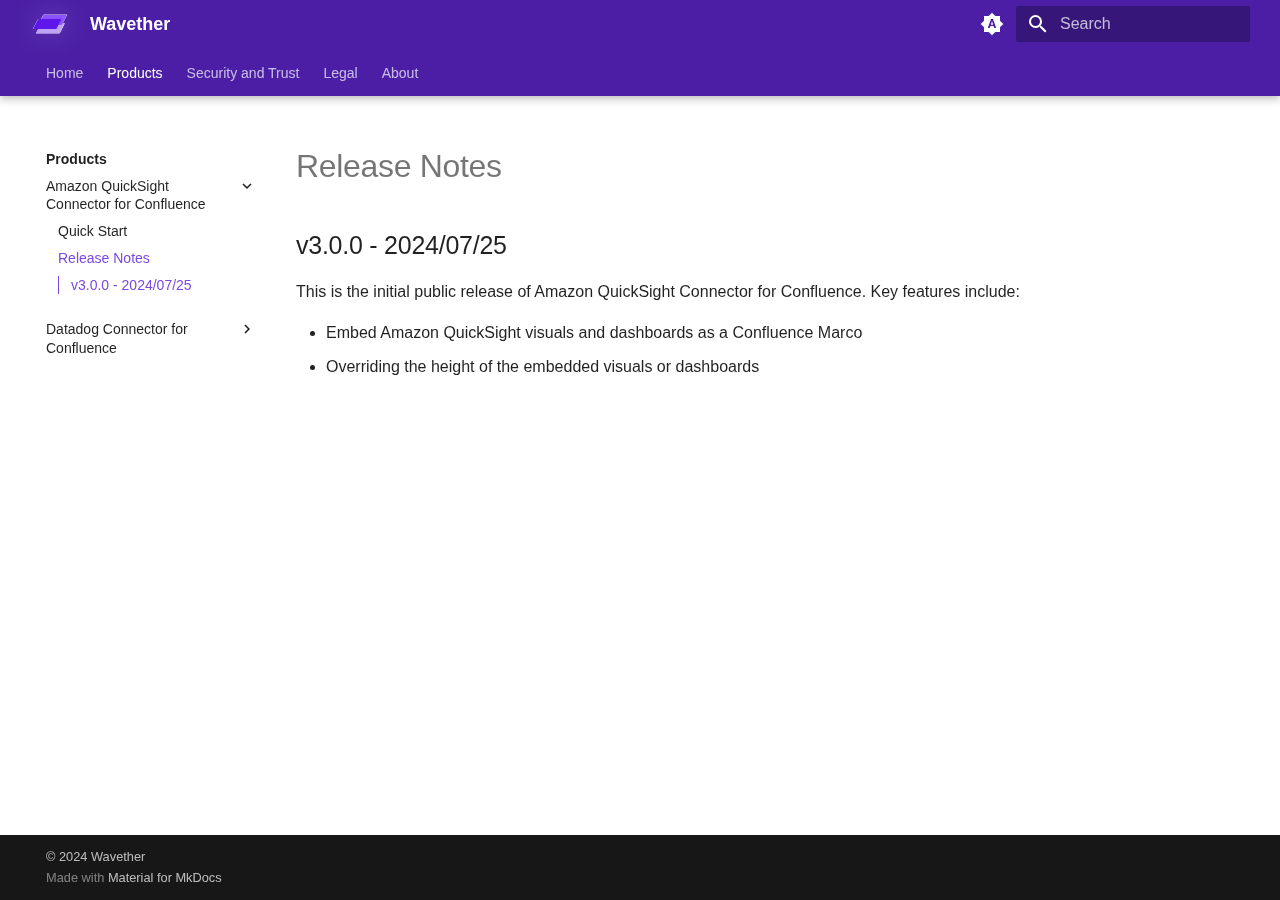
<file: products/amazon-quicksight-connector-confluence/release-notes/index.html>
<!doctype html>
<html lang="en" class="no-js">
  <head>
    
      <meta charset="utf-8">
      <meta name="viewport" content="width=device-width,initial-scale=1">
      
        <meta name="description" content="Release Notes - Amazon QuickSight Connector for Confluence">
      
      
      
        <link rel="canonical" href="https://www.wavether.com/products/amazon-quicksight-connector-confluence/release-notes/">
      
      
        <link rel="prev" href="../quick-start/">
      
      
        <link rel="next" href="../../datadog-connector-confluence/quick-start/">
      
      
      <link rel="icon" href="../../../assets/wavether-favicon.png">
      <meta name="generator" content="mkdocs-1.6.0, mkdocs-material-9.5.31">
    
    
      
        <title>Release Notes - Wavether</title>
      
    
    
      <link rel="stylesheet" href="../../../assets/stylesheets/main.3cba04c6.min.css">
      
        
        <link rel="stylesheet" href="../../../assets/stylesheets/palette.06af60db.min.css">
      
      


    
    
      
    
    
      
    
    
      <link rel="stylesheet" href="../../../stylesheets/extra.css">
    
    <script>__md_scope=new URL("../../..",location),__md_hash=e=>[...e].reduce((e,_)=>(e<<5)-e+_.charCodeAt(0),0),__md_get=(e,_=localStorage,t=__md_scope)=>JSON.parse(_.getItem(t.pathname+"."+e)),__md_set=(e,_,t=localStorage,a=__md_scope)=>{try{t.setItem(a.pathname+"."+e,JSON.stringify(_))}catch(e){}}</script>
    
      
  


  
  

<script id="__analytics">function __md_analytics(){function n(){dataLayer.push(arguments)}window.dataLayer=window.dataLayer||[],n("js",new Date),n("config","G-4KTPVVLD92"),document.addEventListener("DOMContentLoaded",function(){document.forms.search&&document.forms.search.query.addEventListener("blur",function(){this.value&&n("event","search",{search_term:this.value})}),document$.subscribe(function(){var a=document.forms.feedback;if(void 0!==a)for(var e of a.querySelectorAll("[type=submit]"))e.addEventListener("click",function(e){e.preventDefault();var t=document.location.pathname,e=this.getAttribute("data-md-value");n("event","feedback",{page:t,data:e}),a.firstElementChild.disabled=!0;e=a.querySelector(".md-feedback__note [data-md-value='"+e+"']");e&&(e.hidden=!1)}),a.hidden=!1}),location$.subscribe(function(e){n("config","G-4KTPVVLD92",{page_path:e.pathname})})});var e=document.createElement("script");e.async=!0,e.src="https://www.googletagmanager.com/gtag/js?id=G-4KTPVVLD92",document.getElementById("__analytics").insertAdjacentElement("afterEnd",e)}</script>
  
    <script>"undefined"!=typeof __md_analytics&&__md_analytics()</script>
  

    
    
      
        <meta  property="og:type"  content="website" >
      
        <meta  property="og:title"  content="Release Notes - Wavether" >
      
        <meta  property="og:description"  content="Release Notes - Amazon QuickSight Connector for Confluence" >
      
        <meta  property="og:image"  content="https://www.wavether.com/assets/images/social/products/amazon-quicksight-connector-confluence/release-notes.png" >
      
        <meta  property="og:image:type"  content="image/png" >
      
        <meta  property="og:image:width"  content="1200" >
      
        <meta  property="og:image:height"  content="630" >
      
        <meta  property="og:url"  content="https://www.wavether.com/products/amazon-quicksight-connector-confluence/release-notes/" >
      
        <meta  name="twitter:card"  content="summary_large_image" >
      
        <meta  name="twitter:title"  content="Release Notes - Wavether" >
      
        <meta  name="twitter:description"  content="Release Notes - Amazon QuickSight Connector for Confluence" >
      
        <meta  name="twitter:image"  content="https://www.wavether.com/assets/images/social/products/amazon-quicksight-connector-confluence/release-notes.png" >
      
    
    
  </head>
  
  
    
    
      
    
    
    
    
    <body dir="ltr" data-md-color-scheme="default" data-md-color-primary="indigo" data-md-color-accent="indigo">
  
    
    <input class="md-toggle" data-md-toggle="drawer" type="checkbox" id="__drawer" autocomplete="off">
    <input class="md-toggle" data-md-toggle="search" type="checkbox" id="__search" autocomplete="off">
    <label class="md-overlay" for="__drawer"></label>
    <div data-md-component="skip">
      
        
        <a href="#v300-20240725" class="md-skip">
          Skip to content
        </a>
      
    </div>
    <div data-md-component="announce">
      
    </div>
    
    
      

  

<header class="md-header md-header--shadow md-header--lifted" data-md-component="header">
  <nav class="md-header__inner md-grid" aria-label="Header">
    <a href="../../.." title="Wavether" class="md-header__button md-logo" aria-label="Wavether" data-md-component="logo">
      
  <img src="../../../assets/wavether-logo-border.svg" alt="logo">

    </a>
    <label class="md-header__button md-icon" for="__drawer">
      
      <svg xmlns="http://www.w3.org/2000/svg" viewBox="0 0 24 24"><path d="M3 6h18v2H3V6m0 5h18v2H3v-2m0 5h18v2H3v-2Z"/></svg>
    </label>
    <div class="md-header__title" data-md-component="header-title">
      <div class="md-header__ellipsis">
        <div class="md-header__topic">
          <span class="md-ellipsis">
            Wavether
          </span>
        </div>
        <div class="md-header__topic" data-md-component="header-topic">
          <span class="md-ellipsis">
            
              Release Notes
            
          </span>
        </div>
      </div>
    </div>
    
      
        <form class="md-header__option" data-md-component="palette">
  
    
    
    
    <input class="md-option" data-md-color-media="(prefers-color-scheme)" data-md-color-scheme="default" data-md-color-primary="indigo" data-md-color-accent="indigo"  aria-label="Switch to light mode"  type="radio" name="__palette" id="__palette_0">
    
      <label class="md-header__button md-icon" title="Switch to light mode" for="__palette_1" hidden>
        <svg xmlns="http://www.w3.org/2000/svg" viewBox="0 0 24 24"><path d="m14.3 16-.7-2h-3.2l-.7 2H7.8L11 7h2l3.2 9h-1.9M20 8.69V4h-4.69L12 .69 8.69 4H4v4.69L.69 12 4 15.31V20h4.69L12 23.31 15.31 20H20v-4.69L23.31 12 20 8.69m-9.15 3.96h2.3L12 9l-1.15 3.65Z"/></svg>
      </label>
    
  
    
    
    
    <input class="md-option" data-md-color-media="(prefers-color-scheme: light)" data-md-color-scheme="default" data-md-color-primary="custom" data-md-color-accent="custom"  aria-label="Switch to dark mode"  type="radio" name="__palette" id="__palette_1">
    
      <label class="md-header__button md-icon" title="Switch to dark mode" for="__palette_2" hidden>
        <svg xmlns="http://www.w3.org/2000/svg" viewBox="0 0 24 24"><path d="M12 8a4 4 0 0 0-4 4 4 4 0 0 0 4 4 4 4 0 0 0 4-4 4 4 0 0 0-4-4m0 10a6 6 0 0 1-6-6 6 6 0 0 1 6-6 6 6 0 0 1 6 6 6 6 0 0 1-6 6m8-9.31V4h-4.69L12 .69 8.69 4H4v4.69L.69 12 4 15.31V20h4.69L12 23.31 15.31 20H20v-4.69L23.31 12 20 8.69Z"/></svg>
      </label>
    
  
    
    
    
    <input class="md-option" data-md-color-media="(prefers-color-scheme: dark)" data-md-color-scheme="slate" data-md-color-primary="indigo" data-md-color-accent="deep-purple"  aria-label="Switch to system preference"  type="radio" name="__palette" id="__palette_2">
    
      <label class="md-header__button md-icon" title="Switch to system preference" for="__palette_0" hidden>
        <svg xmlns="http://www.w3.org/2000/svg" viewBox="0 0 24 24"><path d="M12 18c-.89 0-1.74-.2-2.5-.55C11.56 16.5 13 14.42 13 12c0-2.42-1.44-4.5-3.5-5.45C10.26 6.2 11.11 6 12 6a6 6 0 0 1 6 6 6 6 0 0 1-6 6m8-9.31V4h-4.69L12 .69 8.69 4H4v4.69L.69 12 4 15.31V20h4.69L12 23.31 15.31 20H20v-4.69L23.31 12 20 8.69Z"/></svg>
      </label>
    
  
</form>
      
    
    
      <script>var media,input,key,value,palette=__md_get("__palette");if(palette&&palette.color){"(prefers-color-scheme)"===palette.color.media&&(media=matchMedia("(prefers-color-scheme: light)"),input=document.querySelector(media.matches?"[data-md-color-media='(prefers-color-scheme: light)']":"[data-md-color-media='(prefers-color-scheme: dark)']"),palette.color.media=input.getAttribute("data-md-color-media"),palette.color.scheme=input.getAttribute("data-md-color-scheme"),palette.color.primary=input.getAttribute("data-md-color-primary"),palette.color.accent=input.getAttribute("data-md-color-accent"));for([key,value]of Object.entries(palette.color))document.body.setAttribute("data-md-color-"+key,value)}</script>
    
    
    
      <label class="md-header__button md-icon" for="__search">
        
        <svg xmlns="http://www.w3.org/2000/svg" viewBox="0 0 24 24"><path d="M9.5 3A6.5 6.5 0 0 1 16 9.5c0 1.61-.59 3.09-1.56 4.23l.27.27h.79l5 5-1.5 1.5-5-5v-.79l-.27-.27A6.516 6.516 0 0 1 9.5 16 6.5 6.5 0 0 1 3 9.5 6.5 6.5 0 0 1 9.5 3m0 2C7 5 5 7 5 9.5S7 14 9.5 14 14 12 14 9.5 12 5 9.5 5Z"/></svg>
      </label>
      <div class="md-search" data-md-component="search" role="dialog">
  <label class="md-search__overlay" for="__search"></label>
  <div class="md-search__inner" role="search">
    <form class="md-search__form" name="search">
      <input type="text" class="md-search__input" name="query" aria-label="Search" placeholder="Search" autocapitalize="off" autocorrect="off" autocomplete="off" spellcheck="false" data-md-component="search-query" required>
      <label class="md-search__icon md-icon" for="__search">
        
        <svg xmlns="http://www.w3.org/2000/svg" viewBox="0 0 24 24"><path d="M9.5 3A6.5 6.5 0 0 1 16 9.5c0 1.61-.59 3.09-1.56 4.23l.27.27h.79l5 5-1.5 1.5-5-5v-.79l-.27-.27A6.516 6.516 0 0 1 9.5 16 6.5 6.5 0 0 1 3 9.5 6.5 6.5 0 0 1 9.5 3m0 2C7 5 5 7 5 9.5S7 14 9.5 14 14 12 14 9.5 12 5 9.5 5Z"/></svg>
        
        <svg xmlns="http://www.w3.org/2000/svg" viewBox="0 0 24 24"><path d="M20 11v2H8l5.5 5.5-1.42 1.42L4.16 12l7.92-7.92L13.5 5.5 8 11h12Z"/></svg>
      </label>
      <nav class="md-search__options" aria-label="Search">
        
        <button type="reset" class="md-search__icon md-icon" title="Clear" aria-label="Clear" tabindex="-1">
          
          <svg xmlns="http://www.w3.org/2000/svg" viewBox="0 0 24 24"><path d="M19 6.41 17.59 5 12 10.59 6.41 5 5 6.41 10.59 12 5 17.59 6.41 19 12 13.41 17.59 19 19 17.59 13.41 12 19 6.41Z"/></svg>
        </button>
      </nav>
      
        <div class="md-search__suggest" data-md-component="search-suggest"></div>
      
    </form>
    <div class="md-search__output">
      <div class="md-search__scrollwrap" tabindex="0" data-md-scrollfix>
        <div class="md-search-result" data-md-component="search-result">
          <div class="md-search-result__meta">
            Initializing search
          </div>
          <ol class="md-search-result__list" role="presentation"></ol>
        </div>
      </div>
    </div>
  </div>
</div>
    
    
  </nav>
  
    
      
<nav class="md-tabs" aria-label="Tabs" data-md-component="tabs">
  <div class="md-grid">
    <ul class="md-tabs__list">
      
        
  
  
  
    <li class="md-tabs__item">
      <a href="../../.." class="md-tabs__link">
        
  
    
  
  Home

      </a>
    </li>
  

      
        
  
  
    
  
  
    
    
      <li class="md-tabs__item md-tabs__item--active">
        <a href="../../" class="md-tabs__link">
          
  
    
  
  Products

        </a>
      </li>
    
  

      
        
  
  
  
    <li class="md-tabs__item">
      <a href="../../../security/security-trust/" class="md-tabs__link">
        
  
    
  
  Security and Trust

      </a>
    </li>
  

      
        
  
  
  
    
    
      <li class="md-tabs__item">
        <a href="../../../legal/privacy/" class="md-tabs__link">
          
  
    
  
  Legal

        </a>
      </li>
    
  

      
        
  
  
  
    <li class="md-tabs__item">
      <a href="../../../about/" class="md-tabs__link">
        
  
    
  
  About

      </a>
    </li>
  

      
    </ul>
  </div>
</nav>
    
  
</header>
    
    <div class="md-container" data-md-component="container">
      
      
        
      
      <main class="md-main" data-md-component="main">
        <div class="md-main__inner md-grid">
          
            
              
              <div class="md-sidebar md-sidebar--primary" data-md-component="sidebar" data-md-type="navigation" >
                <div class="md-sidebar__scrollwrap">
                  <div class="md-sidebar__inner">
                    


  


  

<nav class="md-nav md-nav--primary md-nav--lifted md-nav--integrated" aria-label="Navigation" data-md-level="0">
  <label class="md-nav__title" for="__drawer">
    <a href="../../.." title="Wavether" class="md-nav__button md-logo" aria-label="Wavether" data-md-component="logo">
      
  <img src="../../../assets/wavether-logo-border.svg" alt="logo">

    </a>
    Wavether
  </label>
  
  <ul class="md-nav__list" data-md-scrollfix>
    
      
      
  
  
  
  
    <li class="md-nav__item">
      <a href="../../.." class="md-nav__link">
        
  
  <span class="md-ellipsis">
    Home
  </span>
  

      </a>
    </li>
  

    
      
      
  
  
    
  
  
  
    
    
      
        
          
        
      
        
      
        
      
    
    
      
        
        
      
      
    
    
      
    
    <li class="md-nav__item md-nav__item--active md-nav__item--section md-nav__item--nested">
      
        
        
        <input class="md-nav__toggle md-toggle " type="checkbox" id="__nav_2" checked>
        
          
          
          <div class="md-nav__link md-nav__container">
            <a href="../../" class="md-nav__link ">
              
  
  <span class="md-ellipsis">
    Products
  </span>
  

            </a>
            
              
              <label class="md-nav__link " for="__nav_2" id="__nav_2_label" tabindex="">
                <span class="md-nav__icon md-icon"></span>
              </label>
            
          </div>
        
        <nav class="md-nav" data-md-level="1" aria-labelledby="__nav_2_label" aria-expanded="true">
          <label class="md-nav__title" for="__nav_2">
            <span class="md-nav__icon md-icon"></span>
            Products
          </label>
          <ul class="md-nav__list" data-md-scrollfix>
            
              
            
              
                
  
  
    
  
  
  
    
    
      
        
      
        
      
    
    
      
      
    
    
      
    
    <li class="md-nav__item md-nav__item--active md-nav__item--nested">
      
        
        
        <input class="md-nav__toggle md-toggle " type="checkbox" id="__nav_2_2" checked>
        
          
          <label class="md-nav__link" for="__nav_2_2" id="__nav_2_2_label" tabindex="0">
            
  
  <span class="md-ellipsis">
    Amazon QuickSight Connector for Confluence
  </span>
  

            <span class="md-nav__icon md-icon"></span>
          </label>
        
        <nav class="md-nav" data-md-level="2" aria-labelledby="__nav_2_2_label" aria-expanded="true">
          <label class="md-nav__title" for="__nav_2_2">
            <span class="md-nav__icon md-icon"></span>
            Amazon QuickSight Connector for Confluence
          </label>
          <ul class="md-nav__list" data-md-scrollfix>
            
              
                
  
  
  
  
    <li class="md-nav__item">
      <a href="../quick-start/" class="md-nav__link">
        
  
  <span class="md-ellipsis">
    Quick Start
  </span>
  

      </a>
    </li>
  

              
            
              
                
  
  
    
  
  
  
    <li class="md-nav__item md-nav__item--active">
      
      <input class="md-nav__toggle md-toggle" type="checkbox" id="__toc">
      
      
      
        <label class="md-nav__link md-nav__link--active" for="__toc">
          
  
  <span class="md-ellipsis">
    Release Notes
  </span>
  

          <span class="md-nav__icon md-icon"></span>
        </label>
      
      <a href="./" class="md-nav__link md-nav__link--active">
        
  
  <span class="md-ellipsis">
    Release Notes
  </span>
  

      </a>
      
        

<nav class="md-nav md-nav--secondary" aria-label="Table of contents">
  
  
  
  
    <label class="md-nav__title" for="__toc">
      <span class="md-nav__icon md-icon"></span>
      Table of contents
    </label>
    <ul class="md-nav__list" data-md-component="toc" data-md-scrollfix>
      
        <li class="md-nav__item">
  <a href="#v300-20240725" class="md-nav__link">
    <span class="md-ellipsis">
      v3.0.0 - 2024/07/25
    </span>
  </a>
  
</li>
      
    </ul>
  
</nav>
      
    </li>
  

              
            
          </ul>
        </nav>
      
    </li>
  

              
            
              
                
  
  
  
  
    
    
      
        
      
        
      
    
    
      
      
    
    
      
        
        
      
    
    <li class="md-nav__item md-nav__item--pruned md-nav__item--nested">
      
        
  
  
    <a href="../../datadog-connector-confluence/quick-start/" class="md-nav__link">
      
  
  <span class="md-ellipsis">
    Datadog Connector for Confluence
  </span>
  

      
        <span class="md-nav__icon md-icon"></span>
      
    </a>
  

      
    </li>
  

              
            
          </ul>
        </nav>
      
    </li>
  

    
      
      
  
  
  
  
    <li class="md-nav__item">
      <a href="../../../security/security-trust/" class="md-nav__link">
        
  
  <span class="md-ellipsis">
    Security and Trust
  </span>
  

      </a>
    </li>
  

    
      
      
  
  
  
  
    
    
      
        
      
        
      
    
    
      
      
    
    
      
        
        
      
    
    <li class="md-nav__item md-nav__item--pruned md-nav__item--nested">
      
        
  
  
    <a href="../../../legal/privacy/" class="md-nav__link">
      
  
  <span class="md-ellipsis">
    Legal
  </span>
  

      
        <span class="md-nav__icon md-icon"></span>
      
    </a>
  

      
    </li>
  

    
      
      
  
  
  
  
    <li class="md-nav__item">
      <a href="../../../about/" class="md-nav__link">
        
  
  <span class="md-ellipsis">
    About
  </span>
  

      </a>
    </li>
  

    
  </ul>
</nav>
                  </div>
                </div>
              </div>
            
            
          
          
            <div class="md-content" data-md-component="content">
              <article class="md-content__inner md-typeset">
                
                  


  <h1>Release Notes</h1>

<h2 id="v300-20240725">v3.0.0 - 2024/07/25<a class="headerlink" href="#v300-20240725" title="Permanent link">&para;</a></h2>
<p>This is the initial public release of Amazon QuickSight Connector for Confluence. Key features include:</p>
<ul>
<li>Embed Amazon QuickSight visuals and dashboards as a Confluence Marco</li>
<li>Overriding the height of the embedded visuals or dashboards</li>
</ul>







  
  



  




                
              </article>
            </div>
          
          
  <script>var tabs=__md_get("__tabs");if(Array.isArray(tabs))e:for(var set of document.querySelectorAll(".tabbed-set")){var tab,labels=set.querySelector(".tabbed-labels");for(tab of tabs)for(var label of labels.getElementsByTagName("label"))if(label.innerText.trim()===tab){var input=document.getElementById(label.htmlFor);input.checked=!0;continue e}}</script>

<script>var target=document.getElementById(location.hash.slice(1));target&&target.name&&(target.checked=target.name.startsWith("__tabbed_"))</script>
        </div>
        
          <button type="button" class="md-top md-icon" data-md-component="top" hidden>
  
  <svg xmlns="http://www.w3.org/2000/svg" viewBox="0 0 24 24"><path d="M13 20h-2V8l-5.5 5.5-1.42-1.42L12 4.16l7.92 7.92-1.42 1.42L13 8v12Z"/></svg>
  Back to top
</button>
        
      </main>
      
        <footer class="md-footer">
  
  <div class="md-footer-meta md-typeset">
    <div class="md-footer-meta__inner md-grid">
      <div class="md-copyright">
  
    <div class="md-copyright__highlight">
      &copy; 2024 <a href="http://www.wavether.com">Wavether</a>
    </div>
  
  
    Made with
    <a href="https://squidfunk.github.io/mkdocs-material/" target="_blank" rel="noopener">
      Material for MkDocs
    </a>
  
</div>
      
    </div>
  </div>
</footer>
      
    </div>
    <div class="md-dialog" data-md-component="dialog">
      <div class="md-dialog__inner md-typeset"></div>
    </div>
    
    
    <script id="__config" type="application/json">{"base": "../../..", "features": ["navigation.indexes", "navigation.prune", "navigation.tabs", "navigation.tabs.sticky", "navigation.top", "navigation.tracking", "toc.integrate", "toc.follow", "search.suggest", "search.highlight", "content.tabs.link", "header.autohide"], "search": "../../../assets/javascripts/workers/search.b8dbb3d2.min.js", "translations": {"clipboard.copied": "Copied to clipboard", "clipboard.copy": "Copy to clipboard", "search.result.more.one": "1 more on this page", "search.result.more.other": "# more on this page", "search.result.none": "No matching documents", "search.result.one": "1 matching document", "search.result.other": "# matching documents", "search.result.placeholder": "Type to start searching", "search.result.term.missing": "Missing", "select.version": "Select version"}}</script>
    
    
      <script src="../../../assets/javascripts/bundle.fe8b6f2b.min.js"></script>
      
    
  </body>
</html>
</file>
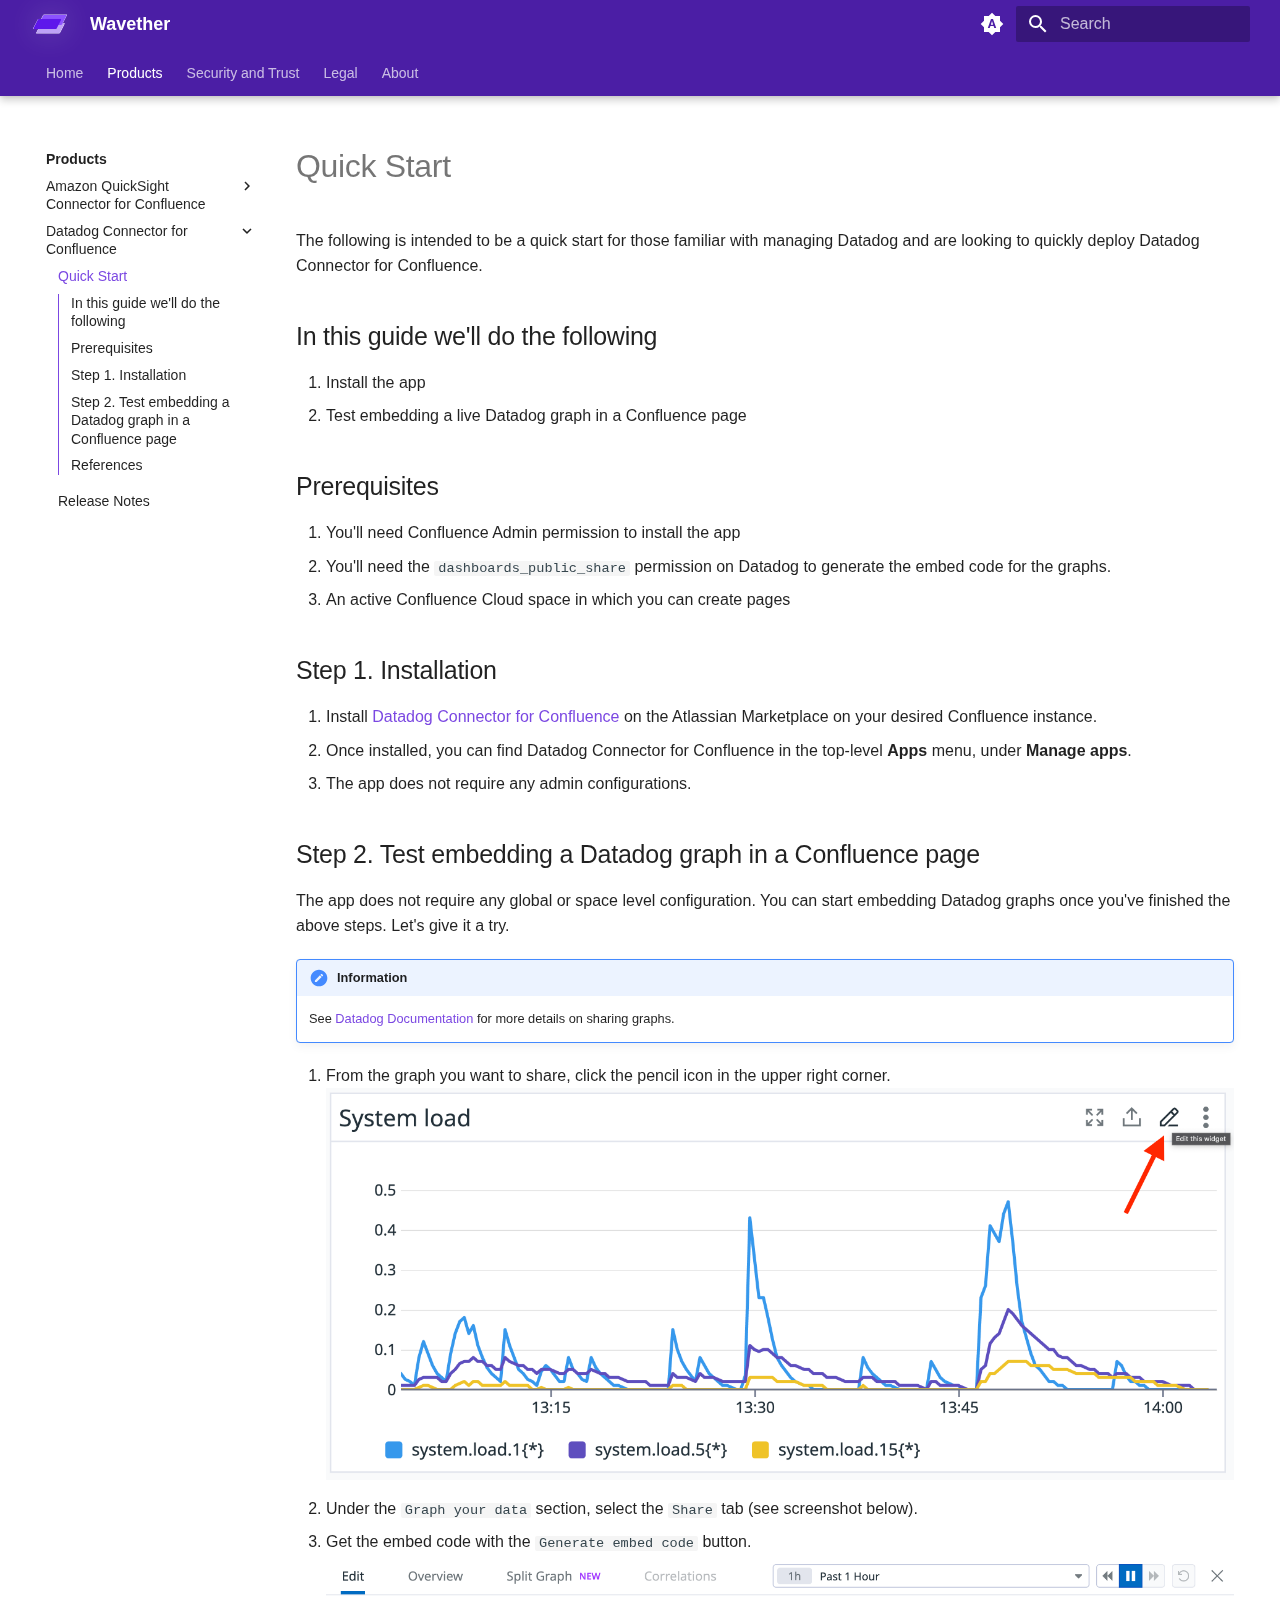
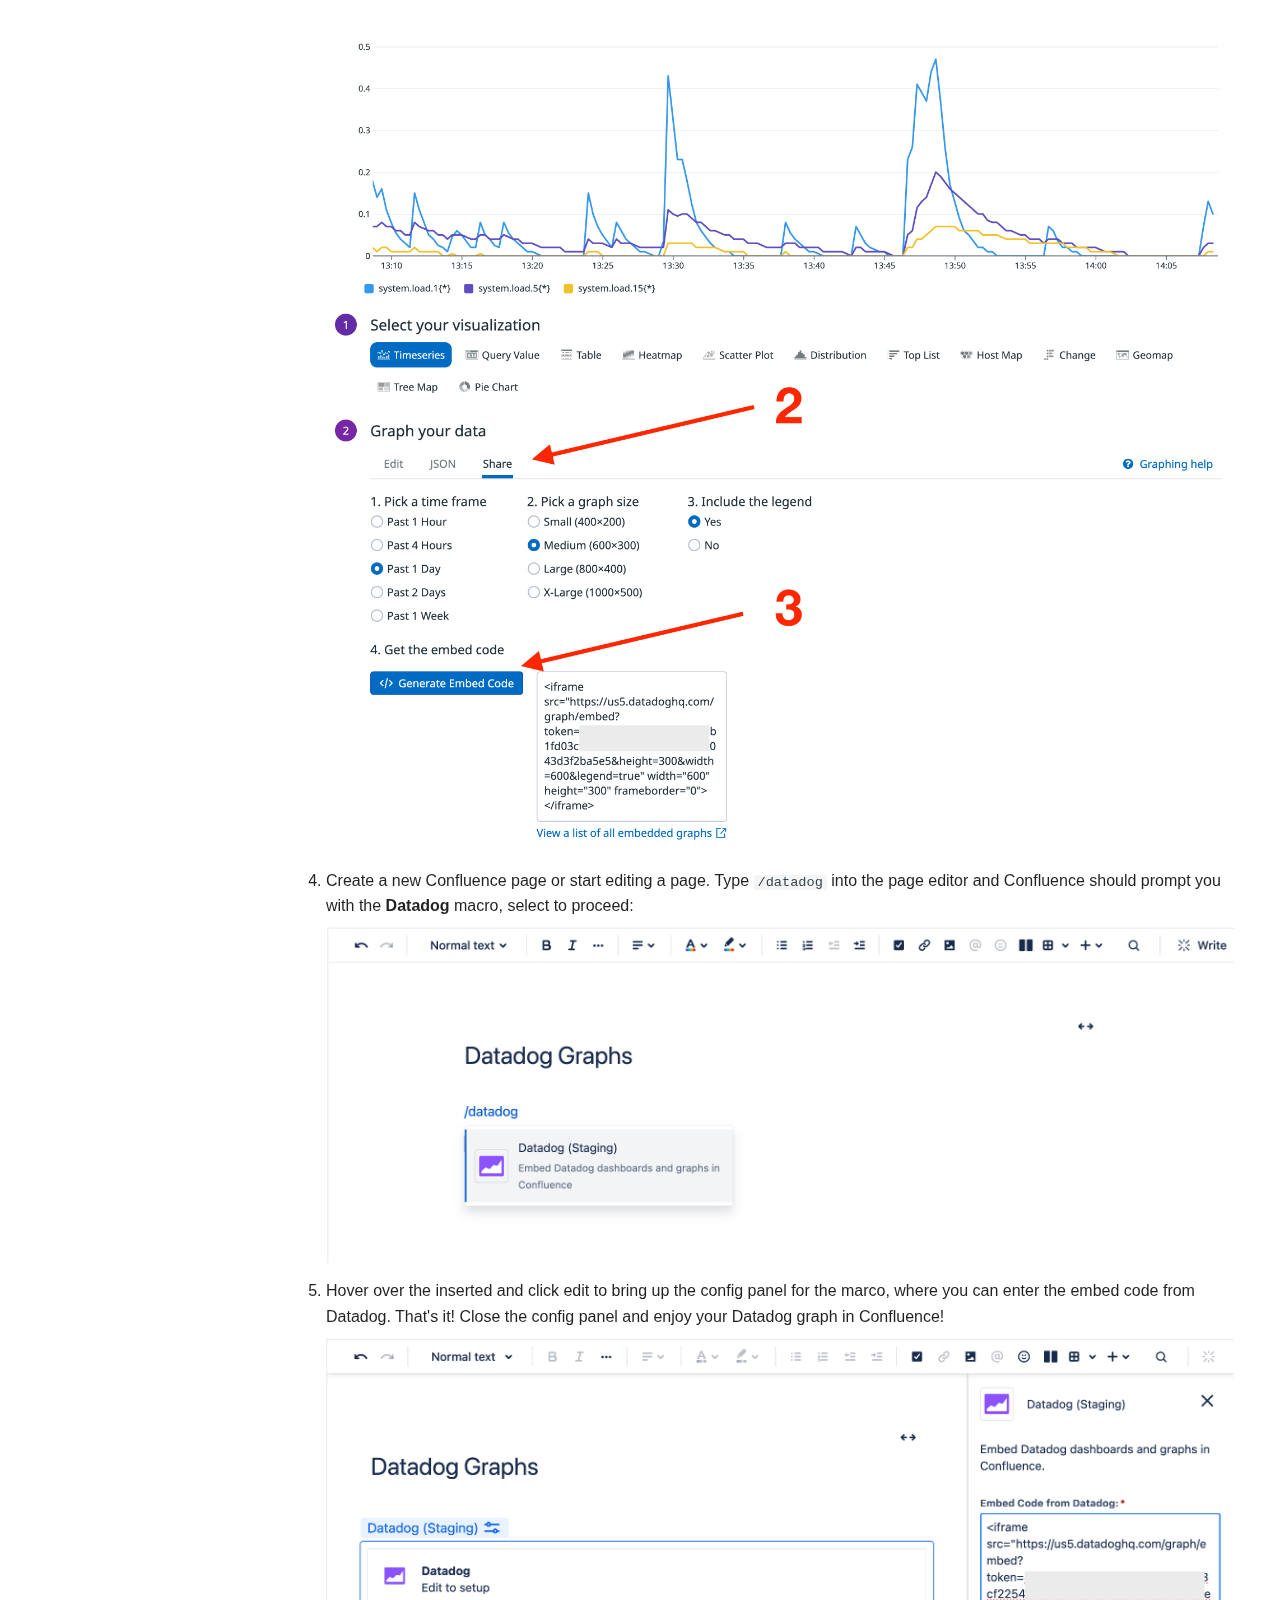
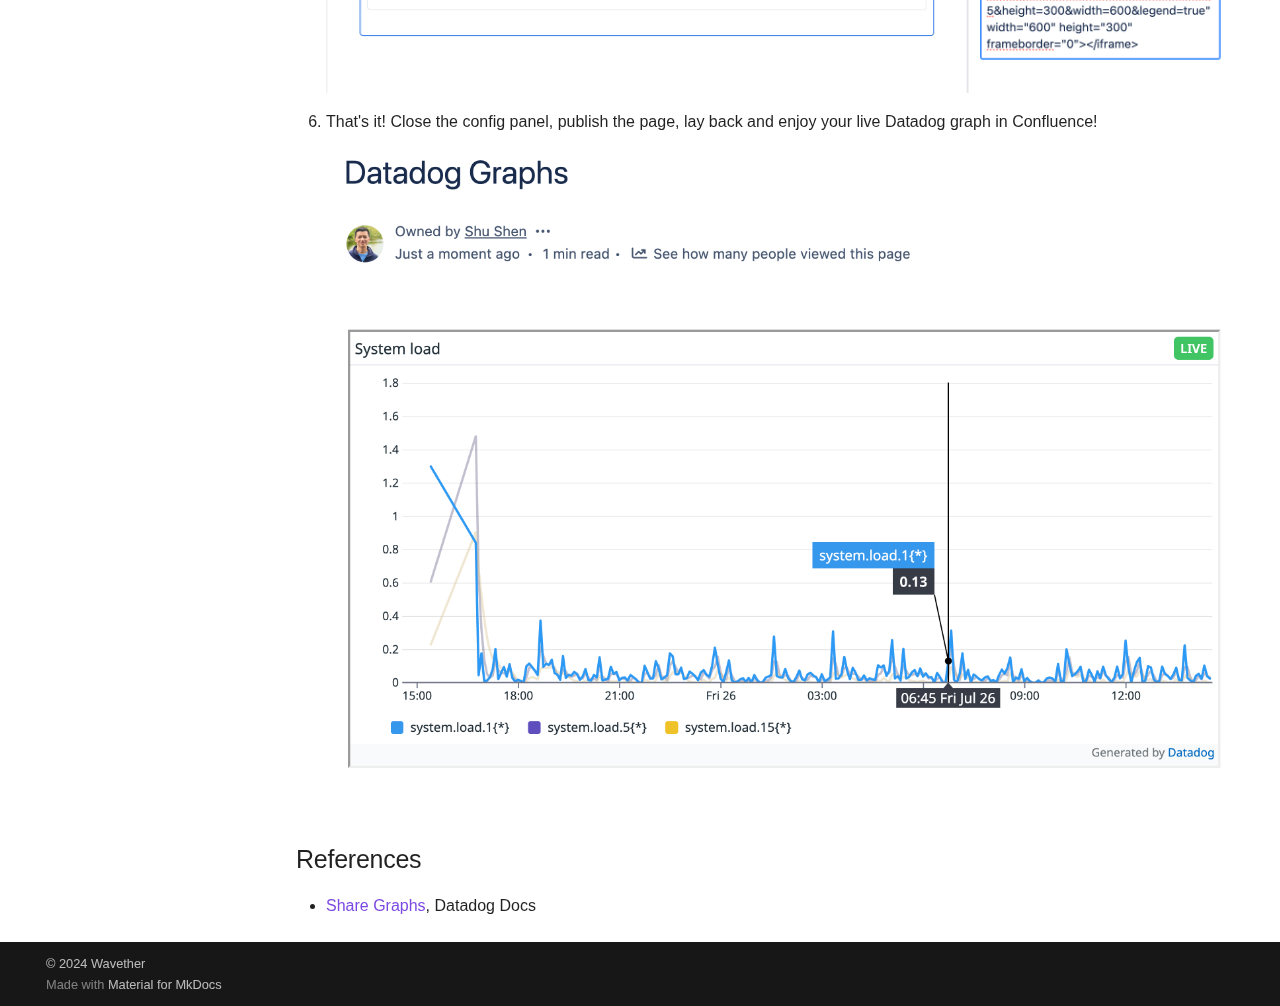
<file: products/datadog-connector-confluence/quick-start/index.html>
<!doctype html>
<html lang="en" class="no-js">
  <head>
    
      <meta charset="utf-8">
      <meta name="viewport" content="width=device-width,initial-scale=1">
      
        <meta name="description" content="Datadog Connector for Confluence">
      
      
      
        <link rel="canonical" href="https://www.wavether.com/products/datadog-connector-confluence/quick-start/">
      
      
        <link rel="prev" href="../../amazon-quicksight-connector-confluence/release-notes/">
      
      
        <link rel="next" href="../release-notes/">
      
      
      <link rel="icon" href="../../../assets/wavether-favicon.png">
      <meta name="generator" content="mkdocs-1.6.0, mkdocs-material-9.5.31">
    
    
      
        <title>Quick Start - Wavether</title>
      
    
    
      <link rel="stylesheet" href="../../../assets/stylesheets/main.3cba04c6.min.css">
      
        
        <link rel="stylesheet" href="../../../assets/stylesheets/palette.06af60db.min.css">
      
      


    
    
      
    
    
      
    
    
      <link rel="stylesheet" href="../../../stylesheets/extra.css">
    
    <script>__md_scope=new URL("../../..",location),__md_hash=e=>[...e].reduce((e,_)=>(e<<5)-e+_.charCodeAt(0),0),__md_get=(e,_=localStorage,t=__md_scope)=>JSON.parse(_.getItem(t.pathname+"."+e)),__md_set=(e,_,t=localStorage,a=__md_scope)=>{try{t.setItem(a.pathname+"."+e,JSON.stringify(_))}catch(e){}}</script>
    
      
  


  
  

<script id="__analytics">function __md_analytics(){function n(){dataLayer.push(arguments)}window.dataLayer=window.dataLayer||[],n("js",new Date),n("config","G-4KTPVVLD92"),document.addEventListener("DOMContentLoaded",function(){document.forms.search&&document.forms.search.query.addEventListener("blur",function(){this.value&&n("event","search",{search_term:this.value})}),document$.subscribe(function(){var a=document.forms.feedback;if(void 0!==a)for(var e of a.querySelectorAll("[type=submit]"))e.addEventListener("click",function(e){e.preventDefault();var t=document.location.pathname,e=this.getAttribute("data-md-value");n("event","feedback",{page:t,data:e}),a.firstElementChild.disabled=!0;e=a.querySelector(".md-feedback__note [data-md-value='"+e+"']");e&&(e.hidden=!1)}),a.hidden=!1}),location$.subscribe(function(e){n("config","G-4KTPVVLD92",{page_path:e.pathname})})});var e=document.createElement("script");e.async=!0,e.src="https://www.googletagmanager.com/gtag/js?id=G-4KTPVVLD92",document.getElementById("__analytics").insertAdjacentElement("afterEnd",e)}</script>
  
    <script>"undefined"!=typeof __md_analytics&&__md_analytics()</script>
  

    
    
      
        <meta  property="og:type"  content="website" >
      
        <meta  property="og:title"  content="Quick Start - Wavether" >
      
        <meta  property="og:description"  content="Datadog Connector for Confluence" >
      
        <meta  property="og:image"  content="https://www.wavether.com/assets/images/social/products/datadog-connector-confluence/quick-start.png" >
      
        <meta  property="og:image:type"  content="image/png" >
      
        <meta  property="og:image:width"  content="1200" >
      
        <meta  property="og:image:height"  content="630" >
      
        <meta  property="og:url"  content="https://www.wavether.com/products/datadog-connector-confluence/quick-start/" >
      
        <meta  name="twitter:card"  content="summary_large_image" >
      
        <meta  name="twitter:title"  content="Quick Start - Wavether" >
      
        <meta  name="twitter:description"  content="Datadog Connector for Confluence" >
      
        <meta  name="twitter:image"  content="https://www.wavether.com/assets/images/social/products/datadog-connector-confluence/quick-start.png" >
      
    
    
  </head>
  
  
    
    
      
    
    
    
    
    <body dir="ltr" data-md-color-scheme="default" data-md-color-primary="indigo" data-md-color-accent="indigo">
  
    
    <input class="md-toggle" data-md-toggle="drawer" type="checkbox" id="__drawer" autocomplete="off">
    <input class="md-toggle" data-md-toggle="search" type="checkbox" id="__search" autocomplete="off">
    <label class="md-overlay" for="__drawer"></label>
    <div data-md-component="skip">
      
        
        <a href="#in-this-guide-well-do-the-following" class="md-skip">
          Skip to content
        </a>
      
    </div>
    <div data-md-component="announce">
      
    </div>
    
    
      

  

<header class="md-header md-header--shadow md-header--lifted" data-md-component="header">
  <nav class="md-header__inner md-grid" aria-label="Header">
    <a href="../../.." title="Wavether" class="md-header__button md-logo" aria-label="Wavether" data-md-component="logo">
      
  <img src="../../../assets/wavether-logo-border.svg" alt="logo">

    </a>
    <label class="md-header__button md-icon" for="__drawer">
      
      <svg xmlns="http://www.w3.org/2000/svg" viewBox="0 0 24 24"><path d="M3 6h18v2H3V6m0 5h18v2H3v-2m0 5h18v2H3v-2Z"/></svg>
    </label>
    <div class="md-header__title" data-md-component="header-title">
      <div class="md-header__ellipsis">
        <div class="md-header__topic">
          <span class="md-ellipsis">
            Wavether
          </span>
        </div>
        <div class="md-header__topic" data-md-component="header-topic">
          <span class="md-ellipsis">
            
              Quick Start
            
          </span>
        </div>
      </div>
    </div>
    
      
        <form class="md-header__option" data-md-component="palette">
  
    
    
    
    <input class="md-option" data-md-color-media="(prefers-color-scheme)" data-md-color-scheme="default" data-md-color-primary="indigo" data-md-color-accent="indigo"  aria-label="Switch to light mode"  type="radio" name="__palette" id="__palette_0">
    
      <label class="md-header__button md-icon" title="Switch to light mode" for="__palette_1" hidden>
        <svg xmlns="http://www.w3.org/2000/svg" viewBox="0 0 24 24"><path d="m14.3 16-.7-2h-3.2l-.7 2H7.8L11 7h2l3.2 9h-1.9M20 8.69V4h-4.69L12 .69 8.69 4H4v4.69L.69 12 4 15.31V20h4.69L12 23.31 15.31 20H20v-4.69L23.31 12 20 8.69m-9.15 3.96h2.3L12 9l-1.15 3.65Z"/></svg>
      </label>
    
  
    
    
    
    <input class="md-option" data-md-color-media="(prefers-color-scheme: light)" data-md-color-scheme="default" data-md-color-primary="custom" data-md-color-accent="custom"  aria-label="Switch to dark mode"  type="radio" name="__palette" id="__palette_1">
    
      <label class="md-header__button md-icon" title="Switch to dark mode" for="__palette_2" hidden>
        <svg xmlns="http://www.w3.org/2000/svg" viewBox="0 0 24 24"><path d="M12 8a4 4 0 0 0-4 4 4 4 0 0 0 4 4 4 4 0 0 0 4-4 4 4 0 0 0-4-4m0 10a6 6 0 0 1-6-6 6 6 0 0 1 6-6 6 6 0 0 1 6 6 6 6 0 0 1-6 6m8-9.31V4h-4.69L12 .69 8.69 4H4v4.69L.69 12 4 15.31V20h4.69L12 23.31 15.31 20H20v-4.69L23.31 12 20 8.69Z"/></svg>
      </label>
    
  
    
    
    
    <input class="md-option" data-md-color-media="(prefers-color-scheme: dark)" data-md-color-scheme="slate" data-md-color-primary="indigo" data-md-color-accent="deep-purple"  aria-label="Switch to system preference"  type="radio" name="__palette" id="__palette_2">
    
      <label class="md-header__button md-icon" title="Switch to system preference" for="__palette_0" hidden>
        <svg xmlns="http://www.w3.org/2000/svg" viewBox="0 0 24 24"><path d="M12 18c-.89 0-1.74-.2-2.5-.55C11.56 16.5 13 14.42 13 12c0-2.42-1.44-4.5-3.5-5.45C10.26 6.2 11.11 6 12 6a6 6 0 0 1 6 6 6 6 0 0 1-6 6m8-9.31V4h-4.69L12 .69 8.69 4H4v4.69L.69 12 4 15.31V20h4.69L12 23.31 15.31 20H20v-4.69L23.31 12 20 8.69Z"/></svg>
      </label>
    
  
</form>
      
    
    
      <script>var media,input,key,value,palette=__md_get("__palette");if(palette&&palette.color){"(prefers-color-scheme)"===palette.color.media&&(media=matchMedia("(prefers-color-scheme: light)"),input=document.querySelector(media.matches?"[data-md-color-media='(prefers-color-scheme: light)']":"[data-md-color-media='(prefers-color-scheme: dark)']"),palette.color.media=input.getAttribute("data-md-color-media"),palette.color.scheme=input.getAttribute("data-md-color-scheme"),palette.color.primary=input.getAttribute("data-md-color-primary"),palette.color.accent=input.getAttribute("data-md-color-accent"));for([key,value]of Object.entries(palette.color))document.body.setAttribute("data-md-color-"+key,value)}</script>
    
    
    
      <label class="md-header__button md-icon" for="__search">
        
        <svg xmlns="http://www.w3.org/2000/svg" viewBox="0 0 24 24"><path d="M9.5 3A6.5 6.5 0 0 1 16 9.5c0 1.61-.59 3.09-1.56 4.23l.27.27h.79l5 5-1.5 1.5-5-5v-.79l-.27-.27A6.516 6.516 0 0 1 9.5 16 6.5 6.5 0 0 1 3 9.5 6.5 6.5 0 0 1 9.5 3m0 2C7 5 5 7 5 9.5S7 14 9.5 14 14 12 14 9.5 12 5 9.5 5Z"/></svg>
      </label>
      <div class="md-search" data-md-component="search" role="dialog">
  <label class="md-search__overlay" for="__search"></label>
  <div class="md-search__inner" role="search">
    <form class="md-search__form" name="search">
      <input type="text" class="md-search__input" name="query" aria-label="Search" placeholder="Search" autocapitalize="off" autocorrect="off" autocomplete="off" spellcheck="false" data-md-component="search-query" required>
      <label class="md-search__icon md-icon" for="__search">
        
        <svg xmlns="http://www.w3.org/2000/svg" viewBox="0 0 24 24"><path d="M9.5 3A6.5 6.5 0 0 1 16 9.5c0 1.61-.59 3.09-1.56 4.23l.27.27h.79l5 5-1.5 1.5-5-5v-.79l-.27-.27A6.516 6.516 0 0 1 9.5 16 6.5 6.5 0 0 1 3 9.5 6.5 6.5 0 0 1 9.5 3m0 2C7 5 5 7 5 9.5S7 14 9.5 14 14 12 14 9.5 12 5 9.5 5Z"/></svg>
        
        <svg xmlns="http://www.w3.org/2000/svg" viewBox="0 0 24 24"><path d="M20 11v2H8l5.5 5.5-1.42 1.42L4.16 12l7.92-7.92L13.5 5.5 8 11h12Z"/></svg>
      </label>
      <nav class="md-search__options" aria-label="Search">
        
        <button type="reset" class="md-search__icon md-icon" title="Clear" aria-label="Clear" tabindex="-1">
          
          <svg xmlns="http://www.w3.org/2000/svg" viewBox="0 0 24 24"><path d="M19 6.41 17.59 5 12 10.59 6.41 5 5 6.41 10.59 12 5 17.59 6.41 19 12 13.41 17.59 19 19 17.59 13.41 12 19 6.41Z"/></svg>
        </button>
      </nav>
      
        <div class="md-search__suggest" data-md-component="search-suggest"></div>
      
    </form>
    <div class="md-search__output">
      <div class="md-search__scrollwrap" tabindex="0" data-md-scrollfix>
        <div class="md-search-result" data-md-component="search-result">
          <div class="md-search-result__meta">
            Initializing search
          </div>
          <ol class="md-search-result__list" role="presentation"></ol>
        </div>
      </div>
    </div>
  </div>
</div>
    
    
  </nav>
  
    
      
<nav class="md-tabs" aria-label="Tabs" data-md-component="tabs">
  <div class="md-grid">
    <ul class="md-tabs__list">
      
        
  
  
  
    <li class="md-tabs__item">
      <a href="../../.." class="md-tabs__link">
        
  
    
  
  Home

      </a>
    </li>
  

      
        
  
  
    
  
  
    
    
      <li class="md-tabs__item md-tabs__item--active">
        <a href="../../" class="md-tabs__link">
          
  
    
  
  Products

        </a>
      </li>
    
  

      
        
  
  
  
    <li class="md-tabs__item">
      <a href="../../../security/security-trust/" class="md-tabs__link">
        
  
    
  
  Security and Trust

      </a>
    </li>
  

      
        
  
  
  
    
    
      <li class="md-tabs__item">
        <a href="../../../legal/privacy/" class="md-tabs__link">
          
  
    
  
  Legal

        </a>
      </li>
    
  

      
        
  
  
  
    <li class="md-tabs__item">
      <a href="../../../about/" class="md-tabs__link">
        
  
    
  
  About

      </a>
    </li>
  

      
    </ul>
  </div>
</nav>
    
  
</header>
    
    <div class="md-container" data-md-component="container">
      
      
        
      
      <main class="md-main" data-md-component="main">
        <div class="md-main__inner md-grid">
          
            
              
              <div class="md-sidebar md-sidebar--primary" data-md-component="sidebar" data-md-type="navigation" >
                <div class="md-sidebar__scrollwrap">
                  <div class="md-sidebar__inner">
                    


  


  

<nav class="md-nav md-nav--primary md-nav--lifted md-nav--integrated" aria-label="Navigation" data-md-level="0">
  <label class="md-nav__title" for="__drawer">
    <a href="../../.." title="Wavether" class="md-nav__button md-logo" aria-label="Wavether" data-md-component="logo">
      
  <img src="../../../assets/wavether-logo-border.svg" alt="logo">

    </a>
    Wavether
  </label>
  
  <ul class="md-nav__list" data-md-scrollfix>
    
      
      
  
  
  
  
    <li class="md-nav__item">
      <a href="../../.." class="md-nav__link">
        
  
  <span class="md-ellipsis">
    Home
  </span>
  

      </a>
    </li>
  

    
      
      
  
  
    
  
  
  
    
    
      
        
          
        
      
        
      
        
      
    
    
      
        
        
      
      
    
    
      
    
    <li class="md-nav__item md-nav__item--active md-nav__item--section md-nav__item--nested">
      
        
        
        <input class="md-nav__toggle md-toggle " type="checkbox" id="__nav_2" checked>
        
          
          
          <div class="md-nav__link md-nav__container">
            <a href="../../" class="md-nav__link ">
              
  
  <span class="md-ellipsis">
    Products
  </span>
  

            </a>
            
              
              <label class="md-nav__link " for="__nav_2" id="__nav_2_label" tabindex="">
                <span class="md-nav__icon md-icon"></span>
              </label>
            
          </div>
        
        <nav class="md-nav" data-md-level="1" aria-labelledby="__nav_2_label" aria-expanded="true">
          <label class="md-nav__title" for="__nav_2">
            <span class="md-nav__icon md-icon"></span>
            Products
          </label>
          <ul class="md-nav__list" data-md-scrollfix>
            
              
            
              
                
  
  
  
  
    
    
      
        
      
        
      
    
    
      
      
    
    
      
        
        
      
    
    <li class="md-nav__item md-nav__item--pruned md-nav__item--nested">
      
        
  
  
    <a href="../../amazon-quicksight-connector-confluence/quick-start/" class="md-nav__link">
      
  
  <span class="md-ellipsis">
    Amazon QuickSight Connector for Confluence
  </span>
  

      
        <span class="md-nav__icon md-icon"></span>
      
    </a>
  

      
    </li>
  

              
            
              
                
  
  
    
  
  
  
    
    
      
        
      
        
      
    
    
      
      
    
    
      
    
    <li class="md-nav__item md-nav__item--active md-nav__item--nested">
      
        
        
        <input class="md-nav__toggle md-toggle " type="checkbox" id="__nav_2_3" checked>
        
          
          <label class="md-nav__link" for="__nav_2_3" id="__nav_2_3_label" tabindex="0">
            
  
  <span class="md-ellipsis">
    Datadog Connector for Confluence
  </span>
  

            <span class="md-nav__icon md-icon"></span>
          </label>
        
        <nav class="md-nav" data-md-level="2" aria-labelledby="__nav_2_3_label" aria-expanded="true">
          <label class="md-nav__title" for="__nav_2_3">
            <span class="md-nav__icon md-icon"></span>
            Datadog Connector for Confluence
          </label>
          <ul class="md-nav__list" data-md-scrollfix>
            
              
                
  
  
    
  
  
  
    <li class="md-nav__item md-nav__item--active">
      
      <input class="md-nav__toggle md-toggle" type="checkbox" id="__toc">
      
      
      
        <label class="md-nav__link md-nav__link--active" for="__toc">
          
  
  <span class="md-ellipsis">
    Quick Start
  </span>
  

          <span class="md-nav__icon md-icon"></span>
        </label>
      
      <a href="./" class="md-nav__link md-nav__link--active">
        
  
  <span class="md-ellipsis">
    Quick Start
  </span>
  

      </a>
      
        

<nav class="md-nav md-nav--secondary" aria-label="Table of contents">
  
  
  
  
    <label class="md-nav__title" for="__toc">
      <span class="md-nav__icon md-icon"></span>
      Table of contents
    </label>
    <ul class="md-nav__list" data-md-component="toc" data-md-scrollfix>
      
        <li class="md-nav__item">
  <a href="#in-this-guide-well-do-the-following" class="md-nav__link">
    <span class="md-ellipsis">
      In this guide we'll do the following
    </span>
  </a>
  
</li>
      
        <li class="md-nav__item">
  <a href="#prerequisites" class="md-nav__link">
    <span class="md-ellipsis">
      Prerequisites
    </span>
  </a>
  
</li>
      
        <li class="md-nav__item">
  <a href="#step-1-installation" class="md-nav__link">
    <span class="md-ellipsis">
      Step 1. Installation
    </span>
  </a>
  
</li>
      
        <li class="md-nav__item">
  <a href="#step-2-test-embedding-a-datadog-graph-in-a-confluence-page" class="md-nav__link">
    <span class="md-ellipsis">
      Step 2. Test embedding a Datadog graph in a Confluence page
    </span>
  </a>
  
</li>
      
        <li class="md-nav__item">
  <a href="#references" class="md-nav__link">
    <span class="md-ellipsis">
      References
    </span>
  </a>
  
</li>
      
    </ul>
  
</nav>
      
    </li>
  

              
            
              
                
  
  
  
  
    <li class="md-nav__item">
      <a href="../release-notes/" class="md-nav__link">
        
  
  <span class="md-ellipsis">
    Release Notes
  </span>
  

      </a>
    </li>
  

              
            
          </ul>
        </nav>
      
    </li>
  

              
            
          </ul>
        </nav>
      
    </li>
  

    
      
      
  
  
  
  
    <li class="md-nav__item">
      <a href="../../../security/security-trust/" class="md-nav__link">
        
  
  <span class="md-ellipsis">
    Security and Trust
  </span>
  

      </a>
    </li>
  

    
      
      
  
  
  
  
    
    
      
        
      
        
      
    
    
      
      
    
    
      
        
        
      
    
    <li class="md-nav__item md-nav__item--pruned md-nav__item--nested">
      
        
  
  
    <a href="../../../legal/privacy/" class="md-nav__link">
      
  
  <span class="md-ellipsis">
    Legal
  </span>
  

      
        <span class="md-nav__icon md-icon"></span>
      
    </a>
  

      
    </li>
  

    
      
      
  
  
  
  
    <li class="md-nav__item">
      <a href="../../../about/" class="md-nav__link">
        
  
  <span class="md-ellipsis">
    About
  </span>
  

      </a>
    </li>
  

    
  </ul>
</nav>
                  </div>
                </div>
              </div>
            
            
          
          
            <div class="md-content" data-md-component="content">
              <article class="md-content__inner md-typeset">
                
                  


  <h1>Quick Start</h1>

<p>The following is intended to be a quick start for those familiar with managing Datadog and are looking to quickly deploy Datadog Connector for Confluence.</p>
<h2 id="in-this-guide-well-do-the-following">In this guide we'll do the following<a class="headerlink" href="#in-this-guide-well-do-the-following" title="Permanent link">&para;</a></h2>
<ol>
<li>Install the app</li>
<li>Test embedding a live Datadog graph in a Confluence page</li>
</ol>
<h2 id="prerequisites">Prerequisites<a class="headerlink" href="#prerequisites" title="Permanent link">&para;</a></h2>
<ol>
<li>You'll need Confluence Admin permission to install the app</li>
<li>You'll need the <code>dashboards_public_share</code> permission on Datadog to generate the embed code for the graphs.</li>
<li>An active Confluence Cloud space in which you can create pages</li>
</ol>
<h2 id="step-1-installation">Step 1. Installation<a class="headerlink" href="#step-1-installation" title="Permanent link">&para;</a></h2>
<ol>
<li>Install <a href="https://marketplace.atlassian.com/1234983?utm=wavether_site">Datadog Connector for Confluence</a> on the Atlassian Marketplace on your desired Confluence instance.</li>
<li>Once installed, you can find Datadog Connector for Confluence in the top-level <strong>Apps</strong> menu, under <strong>Manage apps</strong>.</li>
<li>The app does not require any admin configurations.</li>
</ol>
<h2 id="step-2-test-embedding-a-datadog-graph-in-a-confluence-page">Step 2. Test embedding a Datadog graph in a Confluence page<a class="headerlink" href="#step-2-test-embedding-a-datadog-graph-in-a-confluence-page" title="Permanent link">&para;</a></h2>
<p>The app does not require any global or space level configuration. You can start embedding Datadog graphs once you've finished the above steps. Let's give it a try.</p>
<div class="admonition information">
<p class="admonition-title">Information</p>
<p>See <a href="https://docs.datadoghq.com/dashboards/sharing/graphs/">Datadog Documentation</a> for more details on sharing graphs.</p>
</div>
<ol>
<li>From the graph you want to share, click the pencil icon in the upper right corner.
   <img alt="Edit Datadog Graph" src="../datadog-graph-edit-button.png" /></li>
<li>Under the <code>Graph your data</code> section, select the <code>Share</code> tab (see screenshot below).</li>
<li>
<p>Get the embed code with the <code>Generate embed code</code> button.</p>
<p><img alt="Share Datadog graph and generate embed code" src="../datadog-graph-share-generate-embed-code.png" /></p>
</li>
<li>
<p>Create a new Confluence page or start editing a page. Type <code>/datadog</code> into the page editor and Confluence should prompt you with the <strong>Datadog</strong> macro, select to proceed:</p>
<p><img alt="Inserting Datadog Macro" src="../confluence-datadog-macro.png" /></p>
</li>
<li>
<p>Hover over the inserted and click edit to bring up the config panel for the marco, where you can enter the embed code from Datadog. That's it! Close the config panel and enjoy your Datadog graph in Confluence!</p>
<p><img alt="Configuring Datadog Macro" src="../confluence-datadog-macro-config.png" /></p>
</li>
<li>
<p>That's it! Close the config panel, publish the page, lay back and enjoy your live Datadog graph in Confluence!</p>
<p><img alt="Configuring Datadog Macro" src="../confluence-datadog-live-graph.png" /></p>
</li>
</ol>
<h2 id="references">References<a class="headerlink" href="#references" title="Permanent link">&para;</a></h2>
<ul>
<li><a href="https://docs.datadoghq.com/dashboards/sharing/graphs/">Share Graphs</a>, Datadog Docs</li>
</ul>







  
  



  




                
              </article>
            </div>
          
          
  <script>var tabs=__md_get("__tabs");if(Array.isArray(tabs))e:for(var set of document.querySelectorAll(".tabbed-set")){var tab,labels=set.querySelector(".tabbed-labels");for(tab of tabs)for(var label of labels.getElementsByTagName("label"))if(label.innerText.trim()===tab){var input=document.getElementById(label.htmlFor);input.checked=!0;continue e}}</script>

<script>var target=document.getElementById(location.hash.slice(1));target&&target.name&&(target.checked=target.name.startsWith("__tabbed_"))</script>
        </div>
        
          <button type="button" class="md-top md-icon" data-md-component="top" hidden>
  
  <svg xmlns="http://www.w3.org/2000/svg" viewBox="0 0 24 24"><path d="M13 20h-2V8l-5.5 5.5-1.42-1.42L12 4.16l7.92 7.92-1.42 1.42L13 8v12Z"/></svg>
  Back to top
</button>
        
      </main>
      
        <footer class="md-footer">
  
  <div class="md-footer-meta md-typeset">
    <div class="md-footer-meta__inner md-grid">
      <div class="md-copyright">
  
    <div class="md-copyright__highlight">
      &copy; 2024 <a href="http://www.wavether.com">Wavether</a>
    </div>
  
  
    Made with
    <a href="https://squidfunk.github.io/mkdocs-material/" target="_blank" rel="noopener">
      Material for MkDocs
    </a>
  
</div>
      
    </div>
  </div>
</footer>
      
    </div>
    <div class="md-dialog" data-md-component="dialog">
      <div class="md-dialog__inner md-typeset"></div>
    </div>
    
    
    <script id="__config" type="application/json">{"base": "../../..", "features": ["navigation.indexes", "navigation.prune", "navigation.tabs", "navigation.tabs.sticky", "navigation.top", "navigation.tracking", "toc.integrate", "toc.follow", "search.suggest", "search.highlight", "content.tabs.link", "header.autohide"], "search": "../../../assets/javascripts/workers/search.b8dbb3d2.min.js", "translations": {"clipboard.copied": "Copied to clipboard", "clipboard.copy": "Copy to clipboard", "search.result.more.one": "1 more on this page", "search.result.more.other": "# more on this page", "search.result.none": "No matching documents", "search.result.one": "1 matching document", "search.result.other": "# matching documents", "search.result.placeholder": "Type to start searching", "search.result.term.missing": "Missing", "select.version": "Select version"}}</script>
    
    
      <script src="../../../assets/javascripts/bundle.fe8b6f2b.min.js"></script>
      
    
  </body>
</html>
</file>
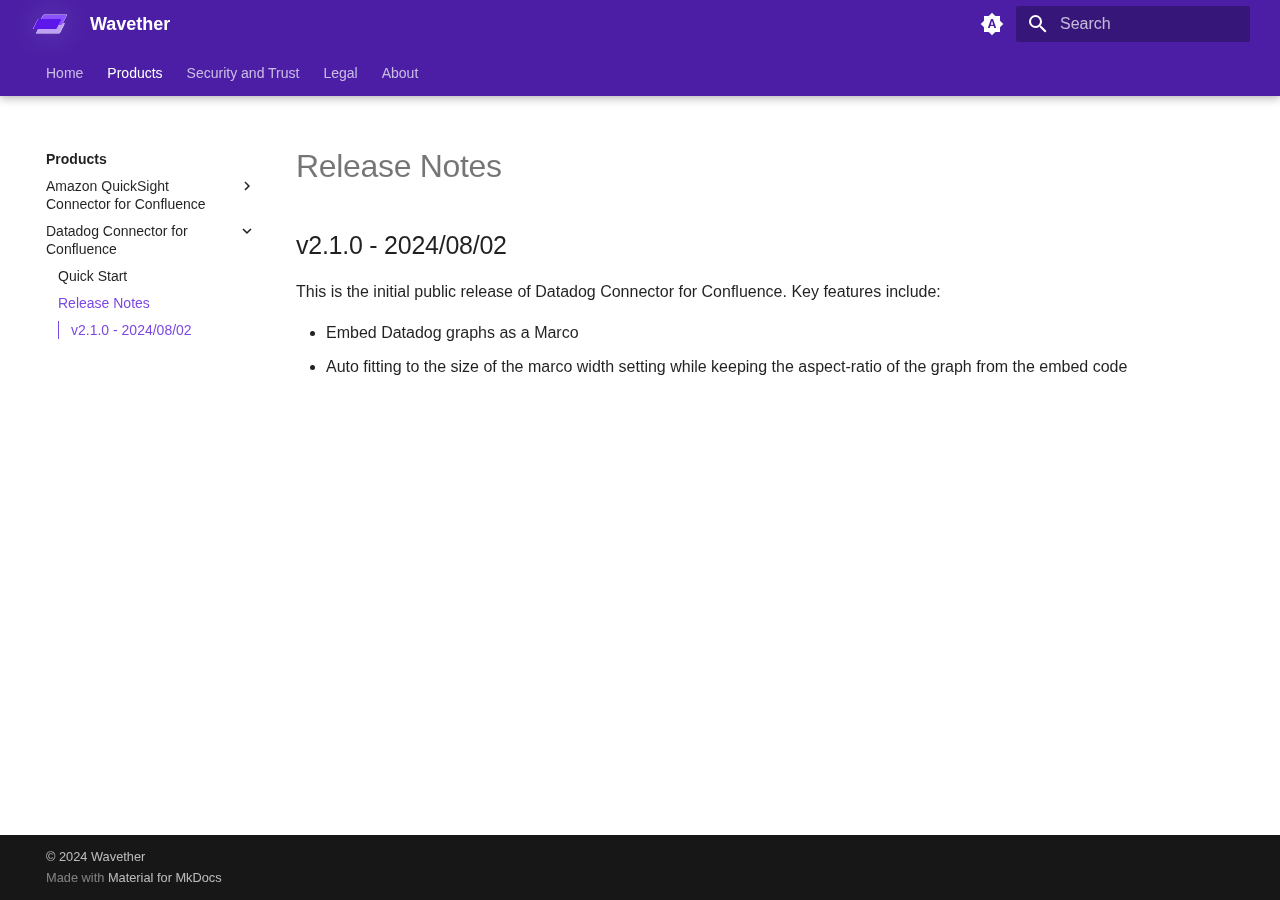
<file: products/datadog-connector-confluence/release-notes/index.html>
<!doctype html>
<html lang="en" class="no-js">
  <head>
    
      <meta charset="utf-8">
      <meta name="viewport" content="width=device-width,initial-scale=1">
      
        <meta name="description" content="Release Notes - Datadog Connector for Confluence">
      
      
      
        <link rel="canonical" href="https://www.wavether.com/products/datadog-connector-confluence/release-notes/">
      
      
        <link rel="prev" href="../quick-start/">
      
      
        <link rel="next" href="../../../security/security-trust/">
      
      
      <link rel="icon" href="../../../assets/wavether-favicon.png">
      <meta name="generator" content="mkdocs-1.6.0, mkdocs-material-9.5.31">
    
    
      
        <title>Release Notes - Wavether</title>
      
    
    
      <link rel="stylesheet" href="../../../assets/stylesheets/main.3cba04c6.min.css">
      
        
        <link rel="stylesheet" href="../../../assets/stylesheets/palette.06af60db.min.css">
      
      


    
    
      
    
    
      
    
    
      <link rel="stylesheet" href="../../../stylesheets/extra.css">
    
    <script>__md_scope=new URL("../../..",location),__md_hash=e=>[...e].reduce((e,_)=>(e<<5)-e+_.charCodeAt(0),0),__md_get=(e,_=localStorage,t=__md_scope)=>JSON.parse(_.getItem(t.pathname+"."+e)),__md_set=(e,_,t=localStorage,a=__md_scope)=>{try{t.setItem(a.pathname+"."+e,JSON.stringify(_))}catch(e){}}</script>
    
      
  


  
  

<script id="__analytics">function __md_analytics(){function n(){dataLayer.push(arguments)}window.dataLayer=window.dataLayer||[],n("js",new Date),n("config","G-4KTPVVLD92"),document.addEventListener("DOMContentLoaded",function(){document.forms.search&&document.forms.search.query.addEventListener("blur",function(){this.value&&n("event","search",{search_term:this.value})}),document$.subscribe(function(){var a=document.forms.feedback;if(void 0!==a)for(var e of a.querySelectorAll("[type=submit]"))e.addEventListener("click",function(e){e.preventDefault();var t=document.location.pathname,e=this.getAttribute("data-md-value");n("event","feedback",{page:t,data:e}),a.firstElementChild.disabled=!0;e=a.querySelector(".md-feedback__note [data-md-value='"+e+"']");e&&(e.hidden=!1)}),a.hidden=!1}),location$.subscribe(function(e){n("config","G-4KTPVVLD92",{page_path:e.pathname})})});var e=document.createElement("script");e.async=!0,e.src="https://www.googletagmanager.com/gtag/js?id=G-4KTPVVLD92",document.getElementById("__analytics").insertAdjacentElement("afterEnd",e)}</script>
  
    <script>"undefined"!=typeof __md_analytics&&__md_analytics()</script>
  

    
    
      
        <meta  property="og:type"  content="website" >
      
        <meta  property="og:title"  content="Release Notes - Wavether" >
      
        <meta  property="og:description"  content="Release Notes - Datadog Connector for Confluence" >
      
        <meta  property="og:image"  content="https://www.wavether.com/assets/images/social/products/datadog-connector-confluence/release-notes.png" >
      
        <meta  property="og:image:type"  content="image/png" >
      
        <meta  property="og:image:width"  content="1200" >
      
        <meta  property="og:image:height"  content="630" >
      
        <meta  property="og:url"  content="https://www.wavether.com/products/datadog-connector-confluence/release-notes/" >
      
        <meta  name="twitter:card"  content="summary_large_image" >
      
        <meta  name="twitter:title"  content="Release Notes - Wavether" >
      
        <meta  name="twitter:description"  content="Release Notes - Datadog Connector for Confluence" >
      
        <meta  name="twitter:image"  content="https://www.wavether.com/assets/images/social/products/datadog-connector-confluence/release-notes.png" >
      
    
    
  </head>
  
  
    
    
      
    
    
    
    
    <body dir="ltr" data-md-color-scheme="default" data-md-color-primary="indigo" data-md-color-accent="indigo">
  
    
    <input class="md-toggle" data-md-toggle="drawer" type="checkbox" id="__drawer" autocomplete="off">
    <input class="md-toggle" data-md-toggle="search" type="checkbox" id="__search" autocomplete="off">
    <label class="md-overlay" for="__drawer"></label>
    <div data-md-component="skip">
      
        
        <a href="#v210-20240802" class="md-skip">
          Skip to content
        </a>
      
    </div>
    <div data-md-component="announce">
      
    </div>
    
    
      

  

<header class="md-header md-header--shadow md-header--lifted" data-md-component="header">
  <nav class="md-header__inner md-grid" aria-label="Header">
    <a href="../../.." title="Wavether" class="md-header__button md-logo" aria-label="Wavether" data-md-component="logo">
      
  <img src="../../../assets/wavether-logo-border.svg" alt="logo">

    </a>
    <label class="md-header__button md-icon" for="__drawer">
      
      <svg xmlns="http://www.w3.org/2000/svg" viewBox="0 0 24 24"><path d="M3 6h18v2H3V6m0 5h18v2H3v-2m0 5h18v2H3v-2Z"/></svg>
    </label>
    <div class="md-header__title" data-md-component="header-title">
      <div class="md-header__ellipsis">
        <div class="md-header__topic">
          <span class="md-ellipsis">
            Wavether
          </span>
        </div>
        <div class="md-header__topic" data-md-component="header-topic">
          <span class="md-ellipsis">
            
              Release Notes
            
          </span>
        </div>
      </div>
    </div>
    
      
        <form class="md-header__option" data-md-component="palette">
  
    
    
    
    <input class="md-option" data-md-color-media="(prefers-color-scheme)" data-md-color-scheme="default" data-md-color-primary="indigo" data-md-color-accent="indigo"  aria-label="Switch to light mode"  type="radio" name="__palette" id="__palette_0">
    
      <label class="md-header__button md-icon" title="Switch to light mode" for="__palette_1" hidden>
        <svg xmlns="http://www.w3.org/2000/svg" viewBox="0 0 24 24"><path d="m14.3 16-.7-2h-3.2l-.7 2H7.8L11 7h2l3.2 9h-1.9M20 8.69V4h-4.69L12 .69 8.69 4H4v4.69L.69 12 4 15.31V20h4.69L12 23.31 15.31 20H20v-4.69L23.31 12 20 8.69m-9.15 3.96h2.3L12 9l-1.15 3.65Z"/></svg>
      </label>
    
  
    
    
    
    <input class="md-option" data-md-color-media="(prefers-color-scheme: light)" data-md-color-scheme="default" data-md-color-primary="custom" data-md-color-accent="custom"  aria-label="Switch to dark mode"  type="radio" name="__palette" id="__palette_1">
    
      <label class="md-header__button md-icon" title="Switch to dark mode" for="__palette_2" hidden>
        <svg xmlns="http://www.w3.org/2000/svg" viewBox="0 0 24 24"><path d="M12 8a4 4 0 0 0-4 4 4 4 0 0 0 4 4 4 4 0 0 0 4-4 4 4 0 0 0-4-4m0 10a6 6 0 0 1-6-6 6 6 0 0 1 6-6 6 6 0 0 1 6 6 6 6 0 0 1-6 6m8-9.31V4h-4.69L12 .69 8.69 4H4v4.69L.69 12 4 15.31V20h4.69L12 23.31 15.31 20H20v-4.69L23.31 12 20 8.69Z"/></svg>
      </label>
    
  
    
    
    
    <input class="md-option" data-md-color-media="(prefers-color-scheme: dark)" data-md-color-scheme="slate" data-md-color-primary="indigo" data-md-color-accent="deep-purple"  aria-label="Switch to system preference"  type="radio" name="__palette" id="__palette_2">
    
      <label class="md-header__button md-icon" title="Switch to system preference" for="__palette_0" hidden>
        <svg xmlns="http://www.w3.org/2000/svg" viewBox="0 0 24 24"><path d="M12 18c-.89 0-1.74-.2-2.5-.55C11.56 16.5 13 14.42 13 12c0-2.42-1.44-4.5-3.5-5.45C10.26 6.2 11.11 6 12 6a6 6 0 0 1 6 6 6 6 0 0 1-6 6m8-9.31V4h-4.69L12 .69 8.69 4H4v4.69L.69 12 4 15.31V20h4.69L12 23.31 15.31 20H20v-4.69L23.31 12 20 8.69Z"/></svg>
      </label>
    
  
</form>
      
    
    
      <script>var media,input,key,value,palette=__md_get("__palette");if(palette&&palette.color){"(prefers-color-scheme)"===palette.color.media&&(media=matchMedia("(prefers-color-scheme: light)"),input=document.querySelector(media.matches?"[data-md-color-media='(prefers-color-scheme: light)']":"[data-md-color-media='(prefers-color-scheme: dark)']"),palette.color.media=input.getAttribute("data-md-color-media"),palette.color.scheme=input.getAttribute("data-md-color-scheme"),palette.color.primary=input.getAttribute("data-md-color-primary"),palette.color.accent=input.getAttribute("data-md-color-accent"));for([key,value]of Object.entries(palette.color))document.body.setAttribute("data-md-color-"+key,value)}</script>
    
    
    
      <label class="md-header__button md-icon" for="__search">
        
        <svg xmlns="http://www.w3.org/2000/svg" viewBox="0 0 24 24"><path d="M9.5 3A6.5 6.5 0 0 1 16 9.5c0 1.61-.59 3.09-1.56 4.23l.27.27h.79l5 5-1.5 1.5-5-5v-.79l-.27-.27A6.516 6.516 0 0 1 9.5 16 6.5 6.5 0 0 1 3 9.5 6.5 6.5 0 0 1 9.5 3m0 2C7 5 5 7 5 9.5S7 14 9.5 14 14 12 14 9.5 12 5 9.5 5Z"/></svg>
      </label>
      <div class="md-search" data-md-component="search" role="dialog">
  <label class="md-search__overlay" for="__search"></label>
  <div class="md-search__inner" role="search">
    <form class="md-search__form" name="search">
      <input type="text" class="md-search__input" name="query" aria-label="Search" placeholder="Search" autocapitalize="off" autocorrect="off" autocomplete="off" spellcheck="false" data-md-component="search-query" required>
      <label class="md-search__icon md-icon" for="__search">
        
        <svg xmlns="http://www.w3.org/2000/svg" viewBox="0 0 24 24"><path d="M9.5 3A6.5 6.5 0 0 1 16 9.5c0 1.61-.59 3.09-1.56 4.23l.27.27h.79l5 5-1.5 1.5-5-5v-.79l-.27-.27A6.516 6.516 0 0 1 9.5 16 6.5 6.5 0 0 1 3 9.5 6.5 6.5 0 0 1 9.5 3m0 2C7 5 5 7 5 9.5S7 14 9.5 14 14 12 14 9.5 12 5 9.5 5Z"/></svg>
        
        <svg xmlns="http://www.w3.org/2000/svg" viewBox="0 0 24 24"><path d="M20 11v2H8l5.5 5.5-1.42 1.42L4.16 12l7.92-7.92L13.5 5.5 8 11h12Z"/></svg>
      </label>
      <nav class="md-search__options" aria-label="Search">
        
        <button type="reset" class="md-search__icon md-icon" title="Clear" aria-label="Clear" tabindex="-1">
          
          <svg xmlns="http://www.w3.org/2000/svg" viewBox="0 0 24 24"><path d="M19 6.41 17.59 5 12 10.59 6.41 5 5 6.41 10.59 12 5 17.59 6.41 19 12 13.41 17.59 19 19 17.59 13.41 12 19 6.41Z"/></svg>
        </button>
      </nav>
      
        <div class="md-search__suggest" data-md-component="search-suggest"></div>
      
    </form>
    <div class="md-search__output">
      <div class="md-search__scrollwrap" tabindex="0" data-md-scrollfix>
        <div class="md-search-result" data-md-component="search-result">
          <div class="md-search-result__meta">
            Initializing search
          </div>
          <ol class="md-search-result__list" role="presentation"></ol>
        </div>
      </div>
    </div>
  </div>
</div>
    
    
  </nav>
  
    
      
<nav class="md-tabs" aria-label="Tabs" data-md-component="tabs">
  <div class="md-grid">
    <ul class="md-tabs__list">
      
        
  
  
  
    <li class="md-tabs__item">
      <a href="../../.." class="md-tabs__link">
        
  
    
  
  Home

      </a>
    </li>
  

      
        
  
  
    
  
  
    
    
      <li class="md-tabs__item md-tabs__item--active">
        <a href="../../" class="md-tabs__link">
          
  
    
  
  Products

        </a>
      </li>
    
  

      
        
  
  
  
    <li class="md-tabs__item">
      <a href="../../../security/security-trust/" class="md-tabs__link">
        
  
    
  
  Security and Trust

      </a>
    </li>
  

      
        
  
  
  
    
    
      <li class="md-tabs__item">
        <a href="../../../legal/privacy/" class="md-tabs__link">
          
  
    
  
  Legal

        </a>
      </li>
    
  

      
        
  
  
  
    <li class="md-tabs__item">
      <a href="../../../about/" class="md-tabs__link">
        
  
    
  
  About

      </a>
    </li>
  

      
    </ul>
  </div>
</nav>
    
  
</header>
    
    <div class="md-container" data-md-component="container">
      
      
        
      
      <main class="md-main" data-md-component="main">
        <div class="md-main__inner md-grid">
          
            
              
              <div class="md-sidebar md-sidebar--primary" data-md-component="sidebar" data-md-type="navigation" >
                <div class="md-sidebar__scrollwrap">
                  <div class="md-sidebar__inner">
                    


  


  

<nav class="md-nav md-nav--primary md-nav--lifted md-nav--integrated" aria-label="Navigation" data-md-level="0">
  <label class="md-nav__title" for="__drawer">
    <a href="../../.." title="Wavether" class="md-nav__button md-logo" aria-label="Wavether" data-md-component="logo">
      
  <img src="../../../assets/wavether-logo-border.svg" alt="logo">

    </a>
    Wavether
  </label>
  
  <ul class="md-nav__list" data-md-scrollfix>
    
      
      
  
  
  
  
    <li class="md-nav__item">
      <a href="../../.." class="md-nav__link">
        
  
  <span class="md-ellipsis">
    Home
  </span>
  

      </a>
    </li>
  

    
      
      
  
  
    
  
  
  
    
    
      
        
          
        
      
        
      
        
      
    
    
      
        
        
      
      
    
    
      
    
    <li class="md-nav__item md-nav__item--active md-nav__item--section md-nav__item--nested">
      
        
        
        <input class="md-nav__toggle md-toggle " type="checkbox" id="__nav_2" checked>
        
          
          
          <div class="md-nav__link md-nav__container">
            <a href="../../" class="md-nav__link ">
              
  
  <span class="md-ellipsis">
    Products
  </span>
  

            </a>
            
              
              <label class="md-nav__link " for="__nav_2" id="__nav_2_label" tabindex="">
                <span class="md-nav__icon md-icon"></span>
              </label>
            
          </div>
        
        <nav class="md-nav" data-md-level="1" aria-labelledby="__nav_2_label" aria-expanded="true">
          <label class="md-nav__title" for="__nav_2">
            <span class="md-nav__icon md-icon"></span>
            Products
          </label>
          <ul class="md-nav__list" data-md-scrollfix>
            
              
            
              
                
  
  
  
  
    
    
      
        
      
        
      
    
    
      
      
    
    
      
        
        
      
    
    <li class="md-nav__item md-nav__item--pruned md-nav__item--nested">
      
        
  
  
    <a href="../../amazon-quicksight-connector-confluence/quick-start/" class="md-nav__link">
      
  
  <span class="md-ellipsis">
    Amazon QuickSight Connector for Confluence
  </span>
  

      
        <span class="md-nav__icon md-icon"></span>
      
    </a>
  

      
    </li>
  

              
            
              
                
  
  
    
  
  
  
    
    
      
        
      
        
      
    
    
      
      
    
    
      
    
    <li class="md-nav__item md-nav__item--active md-nav__item--nested">
      
        
        
        <input class="md-nav__toggle md-toggle " type="checkbox" id="__nav_2_3" checked>
        
          
          <label class="md-nav__link" for="__nav_2_3" id="__nav_2_3_label" tabindex="0">
            
  
  <span class="md-ellipsis">
    Datadog Connector for Confluence
  </span>
  

            <span class="md-nav__icon md-icon"></span>
          </label>
        
        <nav class="md-nav" data-md-level="2" aria-labelledby="__nav_2_3_label" aria-expanded="true">
          <label class="md-nav__title" for="__nav_2_3">
            <span class="md-nav__icon md-icon"></span>
            Datadog Connector for Confluence
          </label>
          <ul class="md-nav__list" data-md-scrollfix>
            
              
                
  
  
  
  
    <li class="md-nav__item">
      <a href="../quick-start/" class="md-nav__link">
        
  
  <span class="md-ellipsis">
    Quick Start
  </span>
  

      </a>
    </li>
  

              
            
              
                
  
  
    
  
  
  
    <li class="md-nav__item md-nav__item--active">
      
      <input class="md-nav__toggle md-toggle" type="checkbox" id="__toc">
      
      
      
        <label class="md-nav__link md-nav__link--active" for="__toc">
          
  
  <span class="md-ellipsis">
    Release Notes
  </span>
  

          <span class="md-nav__icon md-icon"></span>
        </label>
      
      <a href="./" class="md-nav__link md-nav__link--active">
        
  
  <span class="md-ellipsis">
    Release Notes
  </span>
  

      </a>
      
        

<nav class="md-nav md-nav--secondary" aria-label="Table of contents">
  
  
  
  
    <label class="md-nav__title" for="__toc">
      <span class="md-nav__icon md-icon"></span>
      Table of contents
    </label>
    <ul class="md-nav__list" data-md-component="toc" data-md-scrollfix>
      
        <li class="md-nav__item">
  <a href="#v210-20240802" class="md-nav__link">
    <span class="md-ellipsis">
      v2.1.0 - 2024/08/02
    </span>
  </a>
  
</li>
      
    </ul>
  
</nav>
      
    </li>
  

              
            
          </ul>
        </nav>
      
    </li>
  

              
            
          </ul>
        </nav>
      
    </li>
  

    
      
      
  
  
  
  
    <li class="md-nav__item">
      <a href="../../../security/security-trust/" class="md-nav__link">
        
  
  <span class="md-ellipsis">
    Security and Trust
  </span>
  

      </a>
    </li>
  

    
      
      
  
  
  
  
    
    
      
        
      
        
      
    
    
      
      
    
    
      
        
        
      
    
    <li class="md-nav__item md-nav__item--pruned md-nav__item--nested">
      
        
  
  
    <a href="../../../legal/privacy/" class="md-nav__link">
      
  
  <span class="md-ellipsis">
    Legal
  </span>
  

      
        <span class="md-nav__icon md-icon"></span>
      
    </a>
  

      
    </li>
  

    
      
      
  
  
  
  
    <li class="md-nav__item">
      <a href="../../../about/" class="md-nav__link">
        
  
  <span class="md-ellipsis">
    About
  </span>
  

      </a>
    </li>
  

    
  </ul>
</nav>
                  </div>
                </div>
              </div>
            
            
          
          
            <div class="md-content" data-md-component="content">
              <article class="md-content__inner md-typeset">
                
                  


  <h1>Release Notes</h1>

<h2 id="v210-20240802">v2.1.0 - 2024/08/02<a class="headerlink" href="#v210-20240802" title="Permanent link">&para;</a></h2>
<p>This is the initial public release of Datadog Connector for Confluence. Key features include:</p>
<ul>
<li>Embed Datadog graphs as a Marco</li>
<li>Auto fitting to the size of the marco width setting while keeping the aspect-ratio of the graph from the embed code</li>
</ul>







  
  



  




                
              </article>
            </div>
          
          
  <script>var tabs=__md_get("__tabs");if(Array.isArray(tabs))e:for(var set of document.querySelectorAll(".tabbed-set")){var tab,labels=set.querySelector(".tabbed-labels");for(tab of tabs)for(var label of labels.getElementsByTagName("label"))if(label.innerText.trim()===tab){var input=document.getElementById(label.htmlFor);input.checked=!0;continue e}}</script>

<script>var target=document.getElementById(location.hash.slice(1));target&&target.name&&(target.checked=target.name.startsWith("__tabbed_"))</script>
        </div>
        
          <button type="button" class="md-top md-icon" data-md-component="top" hidden>
  
  <svg xmlns="http://www.w3.org/2000/svg" viewBox="0 0 24 24"><path d="M13 20h-2V8l-5.5 5.5-1.42-1.42L12 4.16l7.92 7.92-1.42 1.42L13 8v12Z"/></svg>
  Back to top
</button>
        
      </main>
      
        <footer class="md-footer">
  
  <div class="md-footer-meta md-typeset">
    <div class="md-footer-meta__inner md-grid">
      <div class="md-copyright">
  
    <div class="md-copyright__highlight">
      &copy; 2024 <a href="http://www.wavether.com">Wavether</a>
    </div>
  
  
    Made with
    <a href="https://squidfunk.github.io/mkdocs-material/" target="_blank" rel="noopener">
      Material for MkDocs
    </a>
  
</div>
      
    </div>
  </div>
</footer>
      
    </div>
    <div class="md-dialog" data-md-component="dialog">
      <div class="md-dialog__inner md-typeset"></div>
    </div>
    
    
    <script id="__config" type="application/json">{"base": "../../..", "features": ["navigation.indexes", "navigation.prune", "navigation.tabs", "navigation.tabs.sticky", "navigation.top", "navigation.tracking", "toc.integrate", "toc.follow", "search.suggest", "search.highlight", "content.tabs.link", "header.autohide"], "search": "../../../assets/javascripts/workers/search.b8dbb3d2.min.js", "translations": {"clipboard.copied": "Copied to clipboard", "clipboard.copy": "Copy to clipboard", "search.result.more.one": "1 more on this page", "search.result.more.other": "# more on this page", "search.result.none": "No matching documents", "search.result.one": "1 matching document", "search.result.other": "# matching documents", "search.result.placeholder": "Type to start searching", "search.result.term.missing": "Missing", "select.version": "Select version"}}</script>
    
    
      <script src="../../../assets/javascripts/bundle.fe8b6f2b.min.js"></script>
      
    
  </body>
</html>
</file>
<file: stylesheets/extra.css>
:root {
  --md-primary-fg-color: #7b48e2;
  --md-primary-fg-color--light: #bea2f6;
  --md-primary-fg-color--dark: #4b1ea5;
  --md-primary-bg-color: #ffffff;
  --md-accent-fg-color: #5e17eb;
  --md-accent-fg-color--light: #ffffff;
  --md-accent-bg-color: #f79a36;
  --md-footer-bg-color: #000000;
  --md-footer-fg-color: #f5f5f5;

  --md-left-margin--small: 1rem;
  --md-left-margin: 2rem;
  --md-large-screen-min-width: 1220px;
}

.md-nav__title .md-nav__button.md-logo img {
  height: 2rem;
  filter: drop-shadow(0 0 15px rgb(255 255 255 / 0.2));
}

.md-header__inner {
  padding: 0;
}

.md-header__inner .md-logo {
  margin: 0;
  padding: 0;
}

.md-header__inner .md-logo img {
  height: 2rem;
  filter: drop-shadow(0 0 15px rgb(255 255 255 / 0.2));
}

.md-header__inner .md-header__title {
  margin-left: 10;
  padding: 0;
}

.md-header {
  background-color: var(--md-primary-fg-color--dark);
}

.md-tabs {
  background-color: var(--md-primary-fg-color--dark);
}

.video-wrapper {
  position: relative;
  display: block;
  height: 0;
  padding: 0;
  overflow: hidden;
  padding-bottom: 56.25%;
}
.video-wrapper > iframe {
  position: absolute;
  top: 0;
  bottom: 0;
  left: 0;
  width: 100%;
  height: 100%;
  border: 0;
}

[data-md-color-scheme="slate"] {
  --md-primary-fg-color: #41237f;
  --md-primary-fg-color--light: #d9c5ff;
  --md-primary-fg-color--dark: #290a67;
  --md-primary-bg-color: #f6f6f6;
  --md-primary-bg-color--dark: #caaffc;
  --md-accent-fg-color: #9564f9;
  --md-accent-bg-color: #f79a36;
}
</file>
<file: stylesheets/pages.css>
.md-main {
  flex-grow: 0;
}

.md-main__inner {
  display: flex;
  height: 100%;
}

@media screen and (min-width: 1220px) {
  /* Hide navigation when md disables drawer menu at 1220px */
  /* See: https://squidfunk.github.io/mkdocs-material/setup/setting-up-navigation/#navigation-tabs */
  .md-sidebar {
    display: none;
  }
}

.filtered {
  filter: invert(150%) saturate(188%) hue-rotate(185deg);
}

.tx-container {
  padding-top: 0rem;
  background: linear-gradient(
    to bottom,
    var(--md-primary-fg-color--dark),
    var(--md-primary-fg-color) 100%
  );
}

.tx-hero {
  margin: var(--md-left-margin--small) var(--md-left-margin--small);
  color: var(--md-primary-bg-color);
}

.tx-hero h1 {
  margin-bottom: 1rem;
  color: currentColor;
  font-weight: 700;
}

.tx-hero__content {
  padding-bottom: 1rem;
  margin: 0 auto;
}

.tx-hero__content img {
  padding-top: 2rem;
  width: 320px;
  max-width: 320px;
}

.tx-hero__image {
  width: 10rem;
  height: 10rem;
  order: 1;
  padding: 1rem 2.5rem 1rem 0;
  margin: auto;
}

.tx-hero .md-button {
  margin-top: 0.5rem;
  margin-right: 0.5rem;
  color: var(--md-primary-bg-color);
  border-radius: 40px;
}

.tx-hero .md-button--primary {
  background-color: var(--md-primary-bg-color);
  color: var(--md-primary-fg-color);
  border-color: var(--md-primary-bg-color);
}

.tx-hero .md-button:focus,
.tx-hero .md-button:hover {
  background-color: var(--md-accent-bg-color);
  color: var(--md-accent-fg-color--light);
  border-color: var(--md-accent-bg-color);
}

.tx-container-light {
  padding-top: 0rem;
  background: var(--md-primary-bg-color--dark);
}

.tx-container-light .tx-hero {
  color: var(--md-primary-fg-color--dark);
}

.tx-container-light .md-button--primary {
  background-color: var(--md-primary-fg-color);
  color: var(--md-primary-bg-color);
  border-color: var(--md-primary-fg-color);
}

.feature-item h2 svg {
  height: 30px;
  float: left;
  margin-right: 10px;
  transform: translateY(10%);
}

.top-hr {
  margin-top: 2.8rem;

  margin-left: var(--md-left-margin--small);
  margin-bottom: 2.8rem;
}

.feature-item {
  color: var(--md-primary-bg-color);
  font-weight: 300;
  box-sizing: border-box;
  padding-right: 1rem;
  word-break: break-word;
}

.feature-item h2 {
  font-weight: 500;
  font-variant-caps: all-small-caps;
  font-size: 32px;
  white-space: nowrap;
  overflow: hidden;
  text-overflow: ellipsis;
  line-height: normal;
  margin-top: 20px;
  margin-bottom: 20px;
  font-family: inherit;
}
.feature-item p {
  font-size: 0.8rem;
  line-height: 1.8em;
  text-rendering: optimizeLegibility;
  -webkit-font-smoothing: antialiased;
  margin: 0 0 10px;
  display: block;
}

.feature-item .md-button {
  margin-top: 10px;
  color: var(--md-primary-fg-color);
  background-color: var(--md-primary-bg-color);
  border-color: var(--md-primary-bg-color);
  padding: 10px 20px;
  font-size: 16px;
  font-weight: 400;
  line-height: 1.5;
  text-align: center;
  cursor: pointer;
  display: inline-block;
  text-decoration: none;
  white-space: nowrap;
  vertical-align: middle;
  user-select: none;
  border: 1px solid transparent;
  transition: all 0.3s;
  width: 100%;
  border-radius: 40px;
}
.feature-item .md-button:focus,
.feature-item .md-button:hover {
  background-color: var(--md-accent-bg-color);
  color: var(--md-accent-fg-color--light);
  border-color: var(--md-accent-bg-color);
}

@media screen and (min-width: 60rem) {
  .tx-hero {
    display: flex;
    align-items: center;
    justify-content: left;
    margin: 0;
  }

  .tx-hero__content {
    max-width: 40rem;
    margin-top: 3.5rem;
    margin-bottom: 3.5rem;
    margin-left: var(--md-left-margin);
    margin-right: 4rem;
    align-items: center;
  }

  .tx-hero__image {
    width: 17rem;
    height: 17rem;
    order: 1;
    padding-right: 2.5rem;
  }

  .top-hr {
    display: flex;
    max-width: 60rem;
    margin-right: auto;
    margin-left: auto;
    padding-left: var(--md-left-margin);
  }

  .feature-item {
    flex: 1;
    padding-right: 2.8rem;
  }

  .feature-item p {
    min-height: 10rem;
  }

  .md-footer-meta__inner {
    padding-left: var(--md-left-margin);
  }
}

.hr {
  border-bottom: 1px solid #eee;
  width: 100%;
  margin: 20px 0;
}

.text-center {
  text-align: center;
  padding-right: 15px;
  padding-left: 15px;
  margin-right: auto;
  margin-left: auto;
  margin-top: 15px;
  font-size: 23px;
  font-weight: 300;
  padding-bottom: 10px;
}

.md-footer-meta__inner {
  display: flex;
  flex-wrap: wrap;
  justify-content: space-between;
}

.md-footer-social {
  padding-top: 0px;
}
</file>
<file: stylesheets/footer.css>
.we-footer {
  background-color: var(--md-footer-bg-color);
}

.we-footer-content {
  margin: var(--md-left-margin--small) var(--md-left-margin--small);
  border: 0;
  padding-top: 0;
}

.we-footer-content .feature-item {
  margin: 0;
  padding: 0;
}

.we-footer-content .feature-item h1 {
  color: var(--md-footer-fg-color);
  font-size: 22px;
  font-weight: 600;
  font-variant-caps: all-small-caps;
  margin-top: 2rem;
}

.we-footer-content .feature-item p {
  min-height: 0em;
}
.we-footer-content .feature-item a {
  margin: 0;
  font-size: 14px;
  font-weight: 300;
  margin-top: 10px;
  margin-bottom: 5px;
  min-height: 0em;
}
.we-footer-content .feature-item a:hover {
  color: var(--md-accent-bg-color);
}
.we-footer-content .feature-item h2 {
  font-size: 14px;
  font-weight: 400;
  margin-top: 40px;
  margin-bottom: 10px;
}
.we-footer-content .feature-item p img {
  margin-top: 10px;
  margin-bottom: 5px;
  height: 20px;
}

.we-footer-content .feature-item p img.link-external {
  margin: 0 0 0 0.2em;
  height: 0.8em;
}

@media screen and (min-width: 60rem) {
  .we-footer-content {
    display: flex;
    max-width: 60rem;
    padding-left: var(--md-left-margin);
    margin-right: auto;
    margin-left: auto;

    .feature-item {
      flex: 1;
      min-width: 0;
      padding-right: 2.8rem;
    }
  }
}
</file>
<file: stylesheets/about.css>
.logos {
  display: flex;
  align-items: center;
  padding: 0;
}

.logos img {
  max-width: 10rem;
  filter: drop-shadow(5px 5px 5px rgb(43 43 43 / 0.4));
}

.profile h2 {
  font-weight: 700;
  font-variant-caps: normal;
  font-size: 1rem;
}
.profile h3 {
  font-weight: 500;
  font-style: italic;
  font-size: 0.7rem;
}
.profile p {
  min-height: 0px;
}

.profile .photo {
  border-radius: 25px;
  border: 2px solid var(--md-primary-bg-color);
  box-shadow: 5px 5px 5px rgba(0, 0, 0, 0.2);
  width: 150px;
}

.profile .social-icon {
  width: 16px;
  height: 16px;
}
</file>
<file: assets/stylesheets/main.3cba04c6.min.css>
@charset "UTF-8";html{-webkit-text-size-adjust:none;-moz-text-size-adjust:none;text-size-adjust:none;box-sizing:border-box}*,:after,:before{box-sizing:inherit}@media (prefers-reduced-motion){*,:after,:before{transition:none!important}}body{margin:0}a,button,input,label{-webkit-tap-highlight-color:transparent}a{color:inherit;text-decoration:none}hr{border:0;box-sizing:initial;display:block;height:.05rem;overflow:visible;padding:0}small{font-size:80%}sub,sup{line-height:1em}img{border-style:none}table{border-collapse:initial;border-spacing:0}td,th{font-weight:400;vertical-align:top}button{background:#0000;border:0;font-family:inherit;font-size:inherit;margin:0;padding:0}input{border:0;outline:none}:root{--md-primary-fg-color:#4051b5;--md-primary-fg-color--light:#5d6cc0;--md-primary-fg-color--dark:#303fa1;--md-primary-bg-color:#fff;--md-primary-bg-color--light:#ffffffb3;--md-accent-fg-color:#526cfe;--md-accent-fg-color--transparent:#526cfe1a;--md-accent-bg-color:#fff;--md-accent-bg-color--light:#ffffffb3}[data-md-color-scheme=default]{color-scheme:light}[data-md-color-scheme=default] img[src$="#gh-dark-mode-only"],[data-md-color-scheme=default] img[src$="#only-dark"]{display:none}:root,[data-md-color-scheme=default]{--md-hue:225deg;--md-default-fg-color:#000000de;--md-default-fg-color--light:#0000008a;--md-default-fg-color--lighter:#00000052;--md-default-fg-color--lightest:#00000012;--md-default-bg-color:#fff;--md-default-bg-color--light:#ffffffb3;--md-default-bg-color--lighter:#ffffff4d;--md-default-bg-color--lightest:#ffffff1f;--md-code-fg-color:#36464e;--md-code-bg-color:#f5f5f5;--md-code-hl-color:#4287ff;--md-code-hl-color--light:#4287ff1a;--md-code-hl-number-color:#d52a2a;--md-code-hl-special-color:#db1457;--md-code-hl-function-color:#a846b9;--md-code-hl-constant-color:#6e59d9;--md-code-hl-keyword-color:#3f6ec6;--md-code-hl-string-color:#1c7d4d;--md-code-hl-name-color:var(--md-code-fg-color);--md-code-hl-operator-color:var(--md-default-fg-color--light);--md-code-hl-punctuation-color:var(--md-default-fg-color--light);--md-code-hl-comment-color:var(--md-default-fg-color--light);--md-code-hl-generic-color:var(--md-default-fg-color--light);--md-code-hl-variable-color:var(--md-default-fg-color--light);--md-typeset-color:var(--md-default-fg-color);--md-typeset-a-color:var(--md-primary-fg-color);--md-typeset-del-color:#f5503d26;--md-typeset-ins-color:#0bd57026;--md-typeset-kbd-color:#fafafa;--md-typeset-kbd-accent-color:#fff;--md-typeset-kbd-border-color:#b8b8b8;--md-typeset-mark-color:#ffff0080;--md-typeset-table-color:#0000001f;--md-typeset-table-color--light:rgba(0,0,0,.035);--md-admonition-fg-color:var(--md-default-fg-color);--md-admonition-bg-color:var(--md-default-bg-color);--md-warning-fg-color:#000000de;--md-warning-bg-color:#ff9;--md-footer-fg-color:#fff;--md-footer-fg-color--light:#ffffffb3;--md-footer-fg-color--lighter:#ffffff73;--md-footer-bg-color:#000000de;--md-footer-bg-color--dark:#00000052;--md-shadow-z1:0 0.2rem 0.5rem #0000000d,0 0 0.05rem #0000001a;--md-shadow-z2:0 0.2rem 0.5rem #0000001a,0 0 0.05rem #00000040;--md-shadow-z3:0 0.2rem 0.5rem #0003,0 0 0.05rem #00000059}.md-icon svg{fill:currentcolor;display:block;height:1.2rem;width:1.2rem}body{-webkit-font-smoothing:antialiased;-moz-osx-font-smoothing:grayscale;--md-text-font-family:var(--md-text-font,_),-apple-system,BlinkMacSystemFont,Helvetica,Arial,sans-serif;--md-code-font-family:var(--md-code-font,_),SFMono-Regular,Consolas,Menlo,monospace}aside,body,input{font-feature-settings:"kern","liga";color:var(--md-typeset-color);font-family:var(--md-text-font-family)}code,kbd,pre{font-feature-settings:"kern";font-family:var(--md-code-font-family)}:root{--md-typeset-table-sort-icon:url('data:image/svg+xml;charset=utf-8,<svg xmlns="http://www.w3.org/2000/svg" viewBox="0 0 24 24"><path d="m18 21-4-4h3V7h-3l4-4 4 4h-3v10h3M2 19v-2h10v2M2 13v-2h7v2M2 7V5h4v2H2Z"/></svg>');--md-typeset-table-sort-icon--asc:url('data:image/svg+xml;charset=utf-8,<svg xmlns="http://www.w3.org/2000/svg" viewBox="0 0 24 24"><path d="M19 17h3l-4 4-4-4h3V3h2M2 17h10v2H2M6 5v2H2V5m0 6h7v2H2v-2Z"/></svg>');--md-typeset-table-sort-icon--desc:url('data:image/svg+xml;charset=utf-8,<svg xmlns="http://www.w3.org/2000/svg" viewBox="0 0 24 24"><path d="M19 7h3l-4-4-4 4h3v14h2M2 17h10v2H2M6 5v2H2V5m0 6h7v2H2v-2Z"/></svg>')}.md-typeset{-webkit-print-color-adjust:exact;color-adjust:exact;font-size:.8rem;line-height:1.6}@media print{.md-typeset{font-size:.68rem}}.md-typeset blockquote,.md-typeset dl,.md-typeset figure,.md-typeset ol,.md-typeset pre,.md-typeset ul{margin-bottom:1em;margin-top:1em}.md-typeset h1{color:var(--md-default-fg-color--light);font-size:2em;line-height:1.3;margin:0 0 1.25em}.md-typeset h1,.md-typeset h2{font-weight:300;letter-spacing:-.01em}.md-typeset h2{font-size:1.5625em;line-height:1.4;margin:1.6em 0 .64em}.md-typeset h3{font-size:1.25em;font-weight:400;letter-spacing:-.01em;line-height:1.5;margin:1.6em 0 .8em}.md-typeset h2+h3{margin-top:.8em}.md-typeset h4{font-weight:700;letter-spacing:-.01em;margin:1em 0}.md-typeset h5,.md-typeset h6{color:var(--md-default-fg-color--light);font-size:.8em;font-weight:700;letter-spacing:-.01em;margin:1.25em 0}.md-typeset h5{text-transform:uppercase}.md-typeset hr{border-bottom:.05rem solid var(--md-default-fg-color--lightest);display:flow-root;margin:1.5em 0}.md-typeset a{color:var(--md-typeset-a-color);word-break:break-word}.md-typeset a,.md-typeset a:before{transition:color 125ms}.md-typeset a:focus,.md-typeset a:hover{color:var(--md-accent-fg-color)}.md-typeset a:focus code,.md-typeset a:hover code{background-color:var(--md-accent-fg-color--transparent)}.md-typeset a code{color:currentcolor;transition:background-color 125ms}.md-typeset a.focus-visible{outline-color:var(--md-accent-fg-color);outline-offset:.2rem}.md-typeset code,.md-typeset kbd,.md-typeset pre{color:var(--md-code-fg-color);direction:ltr;font-variant-ligatures:none}@media print{.md-typeset code,.md-typeset kbd,.md-typeset pre{white-space:pre-wrap}}.md-typeset code{background-color:var(--md-code-bg-color);border-radius:.1rem;-webkit-box-decoration-break:clone;box-decoration-break:clone;font-size:.85em;padding:0 .2941176471em;word-break:break-word}.md-typeset code:not(.focus-visible){-webkit-tap-highlight-color:transparent;outline:none}.md-typeset pre{display:flow-root;line-height:1.4;position:relative}.md-typeset pre>code{-webkit-box-decoration-break:slice;box-decoration-break:slice;box-shadow:none;display:block;margin:0;outline-color:var(--md-accent-fg-color);overflow:auto;padding:.7720588235em 1.1764705882em;scrollbar-color:var(--md-default-fg-color--lighter) #0000;scrollbar-width:thin;touch-action:auto;word-break:normal}.md-typeset pre>code:hover{scrollbar-color:var(--md-accent-fg-color) #0000}.md-typeset pre>code::-webkit-scrollbar{height:.2rem;width:.2rem}.md-typeset pre>code::-webkit-scrollbar-thumb{background-color:var(--md-default-fg-color--lighter)}.md-typeset pre>code::-webkit-scrollbar-thumb:hover{background-color:var(--md-accent-fg-color)}.md-typeset kbd{background-color:var(--md-typeset-kbd-color);border-radius:.1rem;box-shadow:0 .1rem 0 .05rem var(--md-typeset-kbd-border-color),0 .1rem 0 var(--md-typeset-kbd-border-color),0 -.1rem .2rem var(--md-typeset-kbd-accent-color) inset;color:var(--md-default-fg-color);display:inline-block;font-size:.75em;padding:0 .6666666667em;vertical-align:text-top;word-break:break-word}.md-typeset mark{background-color:var(--md-typeset-mark-color);-webkit-box-decoration-break:clone;box-decoration-break:clone;color:inherit;word-break:break-word}.md-typeset abbr{border-bottom:.05rem dotted var(--md-default-fg-color--light);cursor:help;text-decoration:none}.md-typeset small{opacity:.75}[dir=ltr] .md-typeset sub,[dir=ltr] .md-typeset sup{margin-left:.078125em}[dir=rtl] .md-typeset sub,[dir=rtl] .md-typeset sup{margin-right:.078125em}[dir=ltr] .md-typeset blockquote{padding-left:.6rem}[dir=rtl] .md-typeset blockquote{padding-right:.6rem}[dir=ltr] .md-typeset blockquote{border-left:.2rem solid var(--md-default-fg-color--lighter)}[dir=rtl] .md-typeset blockquote{border-right:.2rem solid var(--md-default-fg-color--lighter)}.md-typeset blockquote{color:var(--md-default-fg-color--light);margin-left:0;margin-right:0}.md-typeset ul{list-style-type:disc}[dir=ltr] .md-typeset ol,[dir=ltr] .md-typeset ul{margin-left:.625em}[dir=rtl] .md-typeset ol,[dir=rtl] .md-typeset ul{margin-right:.625em}.md-typeset ol,.md-typeset ul{padding:0}.md-typeset ol:not([hidden]),.md-typeset ul:not([hidden]){display:flow-root}.md-typeset ol ol,.md-typeset ul ol{list-style-type:lower-alpha}.md-typeset ol ol ol,.md-typeset ul ol ol{list-style-type:lower-roman}[dir=ltr] .md-typeset ol li,[dir=ltr] .md-typeset ul li{margin-left:1.25em}[dir=rtl] .md-typeset ol li,[dir=rtl] .md-typeset ul li{margin-right:1.25em}.md-typeset ol li,.md-typeset ul li{margin-bottom:.5em}.md-typeset ol li blockquote,.md-typeset ol li p,.md-typeset ul li blockquote,.md-typeset ul li p{margin:.5em 0}.md-typeset ol li:last-child,.md-typeset ul li:last-child{margin-bottom:0}[dir=ltr] .md-typeset ol li ol,[dir=ltr] .md-typeset ol li ul,[dir=ltr] .md-typeset ul li ol,[dir=ltr] .md-typeset ul li ul{margin-left:.625em}[dir=rtl] .md-typeset ol li ol,[dir=rtl] .md-typeset ol li ul,[dir=rtl] .md-typeset ul li ol,[dir=rtl] .md-typeset ul li ul{margin-right:.625em}.md-typeset ol li ol,.md-typeset ol li ul,.md-typeset ul li ol,.md-typeset ul li ul{margin-bottom:.5em;margin-top:.5em}[dir=ltr] .md-typeset dd{margin-left:1.875em}[dir=rtl] .md-typeset dd{margin-right:1.875em}.md-typeset dd{margin-bottom:1.5em;margin-top:1em}.md-typeset img,.md-typeset svg,.md-typeset video{height:auto;max-width:100%}.md-typeset img[align=left]{margin:1em 1em 1em 0}.md-typeset img[align=right]{margin:1em 0 1em 1em}.md-typeset img[align]:only-child{margin-top:0}.md-typeset figure{display:flow-root;margin:1em auto;max-width:100%;text-align:center;width:-moz-fit-content;width:fit-content}.md-typeset figure img{display:block;margin:0 auto}.md-typeset figcaption{font-style:italic;margin:1em auto;max-width:24rem}.md-typeset iframe{max-width:100%}.md-typeset table:not([class]){background-color:var(--md-default-bg-color);border:.05rem solid var(--md-typeset-table-color);border-radius:.1rem;display:inline-block;font-size:.64rem;max-width:100%;overflow:auto;touch-action:auto}@media print{.md-typeset table:not([class]){display:table}}.md-typeset table:not([class])+*{margin-top:1.5em}.md-typeset table:not([class]) td>:first-child,.md-typeset table:not([class]) th>:first-child{margin-top:0}.md-typeset table:not([class]) td>:last-child,.md-typeset table:not([class]) th>:last-child{margin-bottom:0}.md-typeset table:not([class]) td:not([align]),.md-typeset table:not([class]) th:not([align]){text-align:left}[dir=rtl] .md-typeset table:not([class]) td:not([align]),[dir=rtl] .md-typeset table:not([class]) th:not([align]){text-align:right}.md-typeset table:not([class]) th{font-weight:700;min-width:5rem;padding:.9375em 1.25em;vertical-align:top}.md-typeset table:not([class]) td{border-top:.05rem solid var(--md-typeset-table-color);padding:.9375em 1.25em;vertical-align:top}.md-typeset table:not([class]) tbody tr{transition:background-color 125ms}.md-typeset table:not([class]) tbody tr:hover{background-color:var(--md-typeset-table-color--light);box-shadow:0 .05rem 0 var(--md-default-bg-color) inset}.md-typeset table:not([class]) a{word-break:normal}.md-typeset table th[role=columnheader]{cursor:pointer}[dir=ltr] .md-typeset table th[role=columnheader]:after{margin-left:.5em}[dir=rtl] .md-typeset table th[role=columnheader]:after{margin-right:.5em}.md-typeset table th[role=columnheader]:after{content:"";display:inline-block;height:1.2em;-webkit-mask-image:var(--md-typeset-table-sort-icon);mask-image:var(--md-typeset-table-sort-icon);-webkit-mask-repeat:no-repeat;mask-repeat:no-repeat;-webkit-mask-size:contain;mask-size:contain;transition:background-color 125ms;vertical-align:text-bottom;width:1.2em}.md-typeset table th[role=columnheader]:hover:after{background-color:var(--md-default-fg-color--lighter)}.md-typeset table th[role=columnheader][aria-sort=ascending]:after{background-color:var(--md-default-fg-color--light);-webkit-mask-image:var(--md-typeset-table-sort-icon--asc);mask-image:var(--md-typeset-table-sort-icon--asc)}.md-typeset table th[role=columnheader][aria-sort=descending]:after{background-color:var(--md-default-fg-color--light);-webkit-mask-image:var(--md-typeset-table-sort-icon--desc);mask-image:var(--md-typeset-table-sort-icon--desc)}.md-typeset__scrollwrap{margin:1em -.8rem;overflow-x:auto;touch-action:auto}.md-typeset__table{display:inline-block;margin-bottom:.5em;padding:0 .8rem}@media print{.md-typeset__table{display:block}}html .md-typeset__table table{display:table;margin:0;overflow:hidden;width:100%}@media screen and (max-width:44.984375em){.md-content__inner>pre{margin:1em -.8rem}.md-content__inner>pre code{border-radius:0}}.md-typeset .md-author{border-radius:100%;display:block;flex-shrink:0;height:1.6rem;overflow:hidden;position:relative;transition:color 125ms,transform 125ms;width:1.6rem}.md-typeset .md-author img{display:block}.md-typeset .md-author--more{background:var(--md-default-fg-color--lightest);color:var(--md-default-fg-color--lighter);font-size:.6rem;font-weight:700;line-height:1.6rem;text-align:center}.md-typeset .md-author--long{height:2.4rem;width:2.4rem}.md-typeset a.md-author{transform:scale(1)}.md-typeset a.md-author img{border-radius:100%;filter:grayscale(100%) opacity(75%);transition:filter 125ms}.md-typeset a.md-author:focus,.md-typeset a.md-author:hover{transform:scale(1.1);z-index:1}.md-typeset a.md-author:focus img,.md-typeset a.md-author:hover img{filter:grayscale(0)}.md-banner{background-color:var(--md-footer-bg-color);color:var(--md-footer-fg-color);overflow:auto}@media print{.md-banner{display:none}}.md-banner--warning{background-color:var(--md-warning-bg-color);color:var(--md-warning-fg-color)}.md-banner__inner{font-size:.7rem;margin:.6rem auto;padding:0 .8rem}[dir=ltr] .md-banner__button{float:right}[dir=rtl] .md-banner__button{float:left}.md-banner__button{color:inherit;cursor:pointer;transition:opacity .25s}.no-js .md-banner__button{display:none}.md-banner__button:hover{opacity:.7}html{font-size:125%;height:100%;overflow-x:hidden}@media screen and (min-width:100em){html{font-size:137.5%}}@media screen and (min-width:125em){html{font-size:150%}}body{background-color:var(--md-default-bg-color);display:flex;flex-direction:column;font-size:.5rem;min-height:100%;position:relative;width:100%}@media print{body{display:block}}@media screen and (max-width:59.984375em){body[data-md-scrolllock]{position:fixed}}.md-grid{margin-left:auto;margin-right:auto;max-width:61rem}.md-container{display:flex;flex-direction:column;flex-grow:1}@media print{.md-container{display:block}}.md-main{flex-grow:1}.md-main__inner{display:flex;height:100%;margin-top:1.5rem}.md-ellipsis{overflow:hidden;text-overflow:ellipsis}.md-toggle{display:none}.md-option{height:0;opacity:0;position:absolute;width:0}.md-option:checked+label:not([hidden]){display:block}.md-option.focus-visible+label{outline-color:var(--md-accent-fg-color);outline-style:auto}.md-skip{background-color:var(--md-default-fg-color);border-radius:.1rem;color:var(--md-default-bg-color);font-size:.64rem;margin:.5rem;opacity:0;outline-color:var(--md-accent-fg-color);padding:.3rem .5rem;position:fixed;transform:translateY(.4rem);z-index:-1}.md-skip:focus{opacity:1;transform:translateY(0);transition:transform .25s cubic-bezier(.4,0,.2,1),opacity 175ms 75ms;z-index:10}@page{margin:25mm}:root{--md-clipboard-icon:url('data:image/svg+xml;charset=utf-8,<svg xmlns="http://www.w3.org/2000/svg" viewBox="0 0 24 24"><path d="M19 21H8V7h11m0-2H8a2 2 0 0 0-2 2v14a2 2 0 0 0 2 2h11a2 2 0 0 0 2-2V7a2 2 0 0 0-2-2m-3-4H4a2 2 0 0 0-2 2v14h2V3h12V1Z"/></svg>')}.md-clipboard{border-radius:.1rem;color:var(--md-default-fg-color--lightest);cursor:pointer;height:1.5em;outline-color:var(--md-accent-fg-color);outline-offset:.1rem;position:absolute;right:.5em;top:.5em;transition:color .25s;width:1.5em;z-index:1}@media print{.md-clipboard{display:none}}.md-clipboard:not(.focus-visible){-webkit-tap-highlight-color:transparent;outline:none}:hover>.md-clipboard{color:var(--md-default-fg-color--light)}.md-clipboard:focus,.md-clipboard:hover{color:var(--md-accent-fg-color)}.md-clipboard:after{background-color:currentcolor;content:"";display:block;height:1.125em;margin:0 auto;-webkit-mask-image:var(--md-clipboard-icon);mask-image:var(--md-clipboard-icon);-webkit-mask-position:center;mask-position:center;-webkit-mask-repeat:no-repeat;mask-repeat:no-repeat;-webkit-mask-size:contain;mask-size:contain;width:1.125em}.md-clipboard--inline{cursor:pointer}.md-clipboard--inline code{transition:color .25s,background-color .25s}.md-clipboard--inline:focus code,.md-clipboard--inline:hover code{background-color:var(--md-accent-fg-color--transparent);color:var(--md-accent-fg-color)}.md-typeset .md-code__content{display:grid}@keyframes consent{0%{opacity:0;transform:translateY(100%)}to{opacity:1;transform:translateY(0)}}@keyframes overlay{0%{opacity:0}to{opacity:1}}.md-consent__overlay{animation:overlay .25s both;-webkit-backdrop-filter:blur(.1rem);backdrop-filter:blur(.1rem);background-color:#0000008a;height:100%;opacity:1;position:fixed;top:0;width:100%;z-index:5}.md-consent__inner{animation:consent .5s cubic-bezier(.1,.7,.1,1) both;background-color:var(--md-default-bg-color);border:0;border-radius:.1rem;bottom:0;box-shadow:0 0 .2rem #0000001a,0 .2rem .4rem #0003;max-height:100%;overflow:auto;padding:0;position:fixed;width:100%;z-index:5}.md-consent__form{padding:.8rem}.md-consent__settings{display:none;margin:1em 0}input:checked+.md-consent__settings{display:block}.md-consent__controls{margin-bottom:.8rem}.md-typeset .md-consent__controls .md-button{display:inline}@media screen and (max-width:44.984375em){.md-typeset .md-consent__controls .md-button{display:block;margin-top:.4rem;text-align:center;width:100%}}.md-consent label{cursor:pointer}.md-content{flex-grow:1;min-width:0}.md-content__inner{margin:0 .8rem 1.2rem;padding-top:.6rem}@media screen and (min-width:76.25em){[dir=ltr] .md-sidebar--primary:not([hidden])~.md-content>.md-content__inner{margin-left:1.2rem}[dir=ltr] .md-sidebar--secondary:not([hidden])~.md-content>.md-content__inner,[dir=rtl] .md-sidebar--primary:not([hidden])~.md-content>.md-content__inner{margin-right:1.2rem}[dir=rtl] .md-sidebar--secondary:not([hidden])~.md-content>.md-content__inner{margin-left:1.2rem}}.md-content__inner:before{content:"";display:block;height:.4rem}.md-content__inner>:last-child{margin-bottom:0}[dir=ltr] .md-content__button{float:right}[dir=rtl] .md-content__button{float:left}[dir=ltr] .md-content__button{margin-left:.4rem}[dir=rtl] .md-content__button{margin-right:.4rem}.md-content__button{margin:.4rem 0;padding:0}@media print{.md-content__button{display:none}}.md-typeset .md-content__button{color:var(--md-default-fg-color--lighter)}.md-content__button svg{display:inline;vertical-align:top}[dir=rtl] .md-content__button svg{transform:scaleX(-1)}[dir=ltr] .md-dialog{right:.8rem}[dir=rtl] .md-dialog{left:.8rem}.md-dialog{background-color:var(--md-default-fg-color);border-radius:.1rem;bottom:.8rem;box-shadow:var(--md-shadow-z3);min-width:11.1rem;opacity:0;padding:.4rem .6rem;pointer-events:none;position:fixed;transform:translateY(100%);transition:transform 0ms .4s,opacity .4s;z-index:4}@media print{.md-dialog{display:none}}.md-dialog--active{opacity:1;pointer-events:auto;transform:translateY(0);transition:transform .4s cubic-bezier(.075,.85,.175,1),opacity .4s}.md-dialog__inner{color:var(--md-default-bg-color);font-size:.7rem}.md-feedback{margin:2em 0 1em;text-align:center}.md-feedback fieldset{border:none;margin:0;padding:0}.md-feedback__title{font-weight:700;margin:1em auto}.md-feedback__inner{position:relative}.md-feedback__list{display:flex;flex-wrap:wrap;place-content:baseline center;position:relative}.md-feedback__list:hover .md-icon:not(:disabled){color:var(--md-default-fg-color--lighter)}:disabled .md-feedback__list{min-height:1.8rem}.md-feedback__icon{color:var(--md-default-fg-color--light);cursor:pointer;flex-shrink:0;margin:0 .1rem;transition:color 125ms}.md-feedback__icon:not(:disabled).md-icon:hover{color:var(--md-accent-fg-color)}.md-feedback__icon:disabled{color:var(--md-default-fg-color--lightest);pointer-events:none}.md-feedback__note{opacity:0;position:relative;transform:translateY(.4rem);transition:transform .4s cubic-bezier(.1,.7,.1,1),opacity .15s}.md-feedback__note>*{margin:0 auto;max-width:16rem}:disabled .md-feedback__note{opacity:1;transform:translateY(0)}.md-footer{background-color:var(--md-footer-bg-color);color:var(--md-footer-fg-color)}@media print{.md-footer{display:none}}.md-footer__inner{justify-content:space-between;overflow:auto;padding:.2rem}.md-footer__inner:not([hidden]){display:flex}.md-footer__link{align-items:end;display:flex;flex-grow:0.01;margin-bottom:.4rem;margin-top:1rem;max-width:100%;outline-color:var(--md-accent-fg-color);overflow:hidden;transition:opacity .25s}.md-footer__link:focus,.md-footer__link:hover{opacity:.7}[dir=rtl] .md-footer__link svg{transform:scaleX(-1)}@media screen and (max-width:44.984375em){.md-footer__link--prev{flex-shrink:0}.md-footer__link--prev .md-footer__title{display:none}}[dir=ltr] .md-footer__link--next{margin-left:auto}[dir=rtl] .md-footer__link--next{margin-right:auto}.md-footer__link--next{text-align:right}[dir=rtl] .md-footer__link--next{text-align:left}.md-footer__title{flex-grow:1;font-size:.9rem;margin-bottom:.7rem;max-width:calc(100% - 2.4rem);padding:0 1rem;white-space:nowrap}.md-footer__button{margin:.2rem;padding:.4rem}.md-footer__direction{font-size:.64rem;opacity:.7}.md-footer-meta{background-color:var(--md-footer-bg-color--dark)}.md-footer-meta__inner{display:flex;flex-wrap:wrap;justify-content:space-between;padding:.2rem}html .md-footer-meta.md-typeset a{color:var(--md-footer-fg-color--light)}html .md-footer-meta.md-typeset a:focus,html .md-footer-meta.md-typeset a:hover{color:var(--md-footer-fg-color)}.md-copyright{color:var(--md-footer-fg-color--lighter);font-size:.64rem;margin:auto .6rem;padding:.4rem 0;width:100%}@media screen and (min-width:45em){.md-copyright{width:auto}}.md-copyright__highlight{color:var(--md-footer-fg-color--light)}.md-social{display:inline-flex;gap:.2rem;margin:0 .4rem;padding:.2rem 0 .6rem}@media screen and (min-width:45em){.md-social{padding:.6rem 0}}.md-social__link{display:inline-block;height:1.6rem;text-align:center;width:1.6rem}.md-social__link:before{line-height:1.9}.md-social__link svg{fill:currentcolor;max-height:.8rem;vertical-align:-25%}.md-typeset .md-button{border:.1rem solid;border-radius:.1rem;color:var(--md-primary-fg-color);cursor:pointer;display:inline-block;font-weight:700;padding:.625em 2em;transition:color 125ms,background-color 125ms,border-color 125ms}.md-typeset .md-button--primary{background-color:var(--md-primary-fg-color);border-color:var(--md-primary-fg-color);color:var(--md-primary-bg-color)}.md-typeset .md-button:focus,.md-typeset .md-button:hover{background-color:var(--md-accent-fg-color);border-color:var(--md-accent-fg-color);color:var(--md-accent-bg-color)}[dir=ltr] .md-typeset .md-input{border-top-left-radius:.1rem}[dir=ltr] .md-typeset .md-input,[dir=rtl] .md-typeset .md-input{border-top-right-radius:.1rem}[dir=rtl] .md-typeset .md-input{border-top-left-radius:.1rem}.md-typeset .md-input{border-bottom:.1rem solid var(--md-default-fg-color--lighter);box-shadow:var(--md-shadow-z1);font-size:.8rem;height:1.8rem;padding:0 .6rem;transition:border .25s,box-shadow .25s}.md-typeset .md-input:focus,.md-typeset .md-input:hover{border-bottom-color:var(--md-accent-fg-color);box-shadow:var(--md-shadow-z2)}.md-typeset .md-input--stretch{width:100%}.md-header{background-color:var(--md-primary-fg-color);box-shadow:0 0 .2rem #0000,0 .2rem .4rem #0000;color:var(--md-primary-bg-color);display:block;left:0;position:sticky;right:0;top:0;z-index:4}@media print{.md-header{display:none}}.md-header[hidden]{transform:translateY(-100%);transition:transform .25s cubic-bezier(.8,0,.6,1),box-shadow .25s}.md-header--shadow{box-shadow:0 0 .2rem #0000001a,0 .2rem .4rem #0003;transition:transform .25s cubic-bezier(.1,.7,.1,1),box-shadow .25s}.md-header__inner{align-items:center;display:flex;padding:0 .2rem}.md-header__button{color:currentcolor;cursor:pointer;margin:.2rem;outline-color:var(--md-accent-fg-color);padding:.4rem;position:relative;transition:opacity .25s;vertical-align:middle;z-index:1}.md-header__button:hover{opacity:.7}.md-header__button:not([hidden]){display:inline-block}.md-header__button:not(.focus-visible){-webkit-tap-highlight-color:transparent;outline:none}.md-header__button.md-logo{margin:.2rem;padding:.4rem}@media screen and (max-width:76.234375em){.md-header__button.md-logo{display:none}}.md-header__button.md-logo img,.md-header__button.md-logo svg{fill:currentcolor;display:block;height:1.2rem;width:auto}@media screen and (min-width:60em){.md-header__button[for=__search]{display:none}}.no-js .md-header__button[for=__search]{display:none}[dir=rtl] .md-header__button[for=__search] svg{transform:scaleX(-1)}@media screen and (min-width:76.25em){.md-header__button[for=__drawer]{display:none}}.md-header__topic{display:flex;max-width:100%;position:absolute;transition:transform .4s cubic-bezier(.1,.7,.1,1),opacity .15s;white-space:nowrap}.md-header__topic+.md-header__topic{opacity:0;pointer-events:none;transform:translateX(1.25rem);transition:transform .4s cubic-bezier(1,.7,.1,.1),opacity .15s;z-index:-1}[dir=rtl] .md-header__topic+.md-header__topic{transform:translateX(-1.25rem)}.md-header__topic:first-child{font-weight:700}[dir=ltr] .md-header__title{margin-left:1rem;margin-right:.4rem}[dir=rtl] .md-header__title{margin-left:.4rem;margin-right:1rem}.md-header__title{flex-grow:1;font-size:.9rem;height:2.4rem;line-height:2.4rem}.md-header__title--active .md-header__topic{opacity:0;pointer-events:none;transform:translateX(-1.25rem);transition:transform .4s cubic-bezier(1,.7,.1,.1),opacity .15s;z-index:-1}[dir=rtl] .md-header__title--active .md-header__topic{transform:translateX(1.25rem)}.md-header__title--active .md-header__topic+.md-header__topic{opacity:1;pointer-events:auto;transform:translateX(0);transition:transform .4s cubic-bezier(.1,.7,.1,1),opacity .15s;z-index:0}.md-header__title>.md-header__ellipsis{height:100%;position:relative;width:100%}.md-header__option{display:flex;flex-shrink:0;max-width:100%;transition:max-width 0ms .25s,opacity .25s .25s;white-space:nowrap}[data-md-toggle=search]:checked~.md-header .md-header__option{max-width:0;opacity:0;transition:max-width 0ms,opacity 0ms}.md-header__option>input{bottom:0}.md-header__source{display:none}@media screen and (min-width:60em){[dir=ltr] .md-header__source{margin-left:1rem}[dir=rtl] .md-header__source{margin-right:1rem}.md-header__source{display:block;max-width:11.7rem;width:11.7rem}}@media screen and (min-width:76.25em){[dir=ltr] .md-header__source{margin-left:1.4rem}[dir=rtl] .md-header__source{margin-right:1.4rem}}.md-meta{color:var(--md-default-fg-color--light);font-size:.7rem;line-height:1.3}.md-meta__list{display:inline-flex;flex-wrap:wrap;list-style:none;margin:0;padding:0}.md-meta__item:not(:last-child):after{content:"·";margin-left:.2rem;margin-right:.2rem}.md-meta__link{color:var(--md-typeset-a-color)}.md-meta__link:focus,.md-meta__link:hover{color:var(--md-accent-fg-color)}.md-draft{background-color:#ff1744;border-radius:.125em;color:#fff;display:inline-block;font-weight:700;padding-left:.5714285714em;padding-right:.5714285714em}:root{--md-nav-icon--prev:url('data:image/svg+xml;charset=utf-8,<svg xmlns="http://www.w3.org/2000/svg" viewBox="0 0 24 24"><path d="M20 11v2H8l5.5 5.5-1.42 1.42L4.16 12l7.92-7.92L13.5 5.5 8 11h12Z"/></svg>');--md-nav-icon--next:url('data:image/svg+xml;charset=utf-8,<svg xmlns="http://www.w3.org/2000/svg" viewBox="0 0 24 24"><path d="M8.59 16.58 13.17 12 8.59 7.41 10 6l6 6-6 6-1.41-1.42Z"/></svg>');--md-toc-icon:url('data:image/svg+xml;charset=utf-8,<svg xmlns="http://www.w3.org/2000/svg" viewBox="0 0 24 24"><path d="M3 9h14V7H3v2m0 4h14v-2H3v2m0 4h14v-2H3v2m16 0h2v-2h-2v2m0-10v2h2V7h-2m0 6h2v-2h-2v2Z"/></svg>')}.md-nav{font-size:.7rem;line-height:1.3}.md-nav__title{color:var(--md-default-fg-color--light);display:block;font-weight:700;overflow:hidden;padding:0 .6rem;text-overflow:ellipsis}.md-nav__title .md-nav__button{display:none}.md-nav__title .md-nav__button img{height:100%;width:auto}.md-nav__title .md-nav__button.md-logo img,.md-nav__title .md-nav__button.md-logo svg{fill:currentcolor;display:block;height:2.4rem;max-width:100%;object-fit:contain;width:auto}.md-nav__list{list-style:none;margin:0;padding:0}.md-nav__link{align-items:flex-start;display:flex;gap:.4rem;margin-top:.625em;scroll-snap-align:start;transition:color 125ms}.md-nav__link--passed{color:var(--md-default-fg-color--light)}.md-nav__item .md-nav__link--active,.md-nav__item .md-nav__link--active code{color:var(--md-typeset-a-color)}.md-nav__link .md-ellipsis{position:relative}[dir=ltr] .md-nav__link .md-icon:last-child{margin-left:auto}[dir=rtl] .md-nav__link .md-icon:last-child{margin-right:auto}.md-nav__link svg{fill:currentcolor;flex-shrink:0;height:1.3em;position:relative}.md-nav__link[for]:focus,.md-nav__link[for]:hover,.md-nav__link[href]:focus,.md-nav__link[href]:hover{color:var(--md-accent-fg-color);cursor:pointer}.md-nav__link.focus-visible{outline-color:var(--md-accent-fg-color);outline-offset:.2rem}.md-nav--primary .md-nav__link[for=__toc]{display:none}.md-nav--primary .md-nav__link[for=__toc] .md-icon:after{background-color:currentcolor;display:block;height:100%;-webkit-mask-image:var(--md-toc-icon);mask-image:var(--md-toc-icon);width:100%}.md-nav--primary .md-nav__link[for=__toc]~.md-nav{display:none}.md-nav__container>.md-nav__link{margin-top:0}.md-nav__container>.md-nav__link:first-child{flex-grow:1;min-width:0}.md-nav__icon{flex-shrink:0}.md-nav__source{display:none}@media screen and (max-width:76.234375em){.md-nav--primary,.md-nav--primary .md-nav{background-color:var(--md-default-bg-color);display:flex;flex-direction:column;height:100%;left:0;position:absolute;right:0;top:0;z-index:1}.md-nav--primary .md-nav__item,.md-nav--primary .md-nav__title{font-size:.8rem;line-height:1.5}.md-nav--primary .md-nav__title{background-color:var(--md-default-fg-color--lightest);color:var(--md-default-fg-color--light);cursor:pointer;height:5.6rem;line-height:2.4rem;padding:3rem .8rem .2rem;position:relative;white-space:nowrap}[dir=ltr] .md-nav--primary .md-nav__title .md-nav__icon{left:.4rem}[dir=rtl] .md-nav--primary .md-nav__title .md-nav__icon{right:.4rem}.md-nav--primary .md-nav__title .md-nav__icon{display:block;height:1.2rem;margin:.2rem;position:absolute;top:.4rem;width:1.2rem}.md-nav--primary .md-nav__title .md-nav__icon:after{background-color:currentcolor;content:"";display:block;height:100%;-webkit-mask-image:var(--md-nav-icon--prev);mask-image:var(--md-nav-icon--prev);-webkit-mask-position:center;mask-position:center;-webkit-mask-repeat:no-repeat;mask-repeat:no-repeat;-webkit-mask-size:contain;mask-size:contain;width:100%}.md-nav--primary .md-nav__title~.md-nav__list{background-color:var(--md-default-bg-color);box-shadow:0 .05rem 0 var(--md-default-fg-color--lightest) inset;overflow-y:auto;scroll-snap-type:y mandatory;touch-action:pan-y}.md-nav--primary .md-nav__title~.md-nav__list>:first-child{border-top:0}.md-nav--primary .md-nav__title[for=__drawer]{background-color:var(--md-primary-fg-color);color:var(--md-primary-bg-color);font-weight:700}.md-nav--primary .md-nav__title .md-logo{display:block;left:.2rem;margin:.2rem;padding:.4rem;position:absolute;right:.2rem;top:.2rem}.md-nav--primary .md-nav__list{flex:1}.md-nav--primary .md-nav__item{border-top:.05rem solid var(--md-default-fg-color--lightest)}.md-nav--primary .md-nav__item--active>.md-nav__link{color:var(--md-typeset-a-color)}.md-nav--primary .md-nav__item--active>.md-nav__link:focus,.md-nav--primary .md-nav__item--active>.md-nav__link:hover{color:var(--md-accent-fg-color)}.md-nav--primary .md-nav__link{margin-top:0;padding:.6rem .8rem}.md-nav--primary .md-nav__link svg{margin-top:.1em}.md-nav--primary .md-nav__link>.md-nav__link{padding:0}[dir=ltr] .md-nav--primary .md-nav__link .md-nav__icon{margin-right:-.2rem}[dir=rtl] .md-nav--primary .md-nav__link .md-nav__icon{margin-left:-.2rem}.md-nav--primary .md-nav__link .md-nav__icon{font-size:1.2rem;height:1.2rem;width:1.2rem}.md-nav--primary .md-nav__link .md-nav__icon:after{background-color:currentcolor;content:"";display:block;height:100%;-webkit-mask-image:var(--md-nav-icon--next);mask-image:var(--md-nav-icon--next);-webkit-mask-position:center;mask-position:center;-webkit-mask-repeat:no-repeat;mask-repeat:no-repeat;-webkit-mask-size:contain;mask-size:contain;width:100%}[dir=rtl] .md-nav--primary .md-nav__icon:after{transform:scale(-1)}.md-nav--primary .md-nav--secondary .md-nav{background-color:initial;position:static}[dir=ltr] .md-nav--primary .md-nav--secondary .md-nav .md-nav__link{padding-left:1.4rem}[dir=rtl] .md-nav--primary .md-nav--secondary .md-nav .md-nav__link{padding-right:1.4rem}[dir=ltr] .md-nav--primary .md-nav--secondary .md-nav .md-nav .md-nav__link{padding-left:2rem}[dir=rtl] .md-nav--primary .md-nav--secondary .md-nav .md-nav .md-nav__link{padding-right:2rem}[dir=ltr] .md-nav--primary .md-nav--secondary .md-nav .md-nav .md-nav .md-nav__link{padding-left:2.6rem}[dir=rtl] .md-nav--primary .md-nav--secondary .md-nav .md-nav .md-nav .md-nav__link{padding-right:2.6rem}[dir=ltr] .md-nav--primary .md-nav--secondary .md-nav .md-nav .md-nav .md-nav .md-nav__link{padding-left:3.2rem}[dir=rtl] .md-nav--primary .md-nav--secondary .md-nav .md-nav .md-nav .md-nav .md-nav__link{padding-right:3.2rem}.md-nav--secondary{background-color:initial}.md-nav__toggle~.md-nav{display:flex;opacity:0;transform:translateX(100%);transition:transform .25s cubic-bezier(.8,0,.6,1),opacity 125ms 50ms}[dir=rtl] .md-nav__toggle~.md-nav{transform:translateX(-100%)}.md-nav__toggle:checked~.md-nav{opacity:1;transform:translateX(0);transition:transform .25s cubic-bezier(.4,0,.2,1),opacity 125ms 125ms}.md-nav__toggle:checked~.md-nav>.md-nav__list{-webkit-backface-visibility:hidden;backface-visibility:hidden}}@media screen and (max-width:59.984375em){.md-nav--primary .md-nav__link[for=__toc]{display:flex}.md-nav--primary .md-nav__link[for=__toc] .md-icon:after{content:""}.md-nav--primary .md-nav__link[for=__toc]+.md-nav__link{display:none}.md-nav--primary .md-nav__link[for=__toc]~.md-nav{display:flex}.md-nav__source{background-color:var(--md-primary-fg-color--dark);color:var(--md-primary-bg-color);display:block;padding:0 .2rem}}@media screen and (min-width:60em) and (max-width:76.234375em){.md-nav--integrated .md-nav__link[for=__toc]{display:flex}.md-nav--integrated .md-nav__link[for=__toc] .md-icon:after{content:""}.md-nav--integrated .md-nav__link[for=__toc]+.md-nav__link{display:none}.md-nav--integrated .md-nav__link[for=__toc]~.md-nav{display:flex}}@media screen and (min-width:60em){.md-nav{margin-bottom:-.4rem}.md-nav--secondary .md-nav__title{background:var(--md-default-bg-color);box-shadow:0 0 .4rem .4rem var(--md-default-bg-color);position:sticky;top:0;z-index:1}.md-nav--secondary .md-nav__title[for=__toc]{scroll-snap-align:start}.md-nav--secondary .md-nav__title .md-nav__icon{display:none}[dir=ltr] .md-nav--secondary .md-nav__list{padding-left:.6rem}[dir=rtl] .md-nav--secondary .md-nav__list{padding-right:.6rem}.md-nav--secondary .md-nav__list{padding-bottom:.4rem}[dir=ltr] .md-nav--secondary .md-nav__item>.md-nav__link{margin-right:.4rem}[dir=rtl] .md-nav--secondary .md-nav__item>.md-nav__link{margin-left:.4rem}}@media screen and (min-width:76.25em){.md-nav{margin-bottom:-.4rem;transition:max-height .25s cubic-bezier(.86,0,.07,1)}.md-nav--primary .md-nav__title{background:var(--md-default-bg-color);box-shadow:0 0 .4rem .4rem var(--md-default-bg-color);position:sticky;top:0;z-index:1}.md-nav--primary .md-nav__title[for=__drawer]{scroll-snap-align:start}.md-nav--primary .md-nav__title .md-nav__icon{display:none}[dir=ltr] .md-nav--primary .md-nav__list{padding-left:.6rem}[dir=rtl] .md-nav--primary .md-nav__list{padding-right:.6rem}.md-nav--primary .md-nav__list{padding-bottom:.4rem}[dir=ltr] .md-nav--primary .md-nav__item>.md-nav__link{margin-right:.4rem}[dir=rtl] .md-nav--primary .md-nav__item>.md-nav__link{margin-left:.4rem}.md-nav__toggle~.md-nav{display:grid;grid-template-rows:0fr;opacity:0;transition:grid-template-rows .25s cubic-bezier(.86,0,.07,1),opacity .25s,visibility 0ms .25s;visibility:collapse}.md-nav__toggle~.md-nav>.md-nav__list{overflow:hidden}.md-nav__toggle.md-toggle--indeterminate~.md-nav,.md-nav__toggle:checked~.md-nav{grid-template-rows:1fr;opacity:1;transition:grid-template-rows .25s cubic-bezier(.86,0,.07,1),opacity .15s .1s,visibility 0ms;visibility:visible}.md-nav__toggle.md-toggle--indeterminate~.md-nav{transition:none}.md-nav__item--nested>.md-nav>.md-nav__title{display:none}.md-nav__item--section{display:block;margin:1.25em 0}.md-nav__item--section:last-child{margin-bottom:0}.md-nav__item--section>.md-nav__link{font-weight:700}.md-nav__item--section>.md-nav__link[for]{color:var(--md-default-fg-color--light)}.md-nav__item--section>.md-nav__link:not(.md-nav__container){pointer-events:none}.md-nav__item--section>.md-nav__link .md-icon,.md-nav__item--section>.md-nav__link>[for]{display:none}[dir=ltr] .md-nav__item--section>.md-nav{margin-left:-.6rem}[dir=rtl] .md-nav__item--section>.md-nav{margin-right:-.6rem}.md-nav__item--section>.md-nav{display:block;opacity:1;visibility:visible}.md-nav__item--section>.md-nav>.md-nav__list>.md-nav__item{padding:0}.md-nav__icon{border-radius:100%;height:.9rem;transition:background-color .25s;width:.9rem}.md-nav__icon:hover{background-color:var(--md-accent-fg-color--transparent)}.md-nav__icon:after{background-color:currentcolor;border-radius:100%;content:"";display:inline-block;height:100%;-webkit-mask-image:var(--md-nav-icon--next);mask-image:var(--md-nav-icon--next);-webkit-mask-position:center;mask-position:center;-webkit-mask-repeat:no-repeat;mask-repeat:no-repeat;-webkit-mask-size:contain;mask-size:contain;transition:transform .25s;vertical-align:-.1rem;width:100%}[dir=rtl] .md-nav__icon:after{transform:rotate(180deg)}.md-nav__item--nested .md-nav__toggle:checked~.md-nav__link .md-nav__icon:after,.md-nav__item--nested .md-toggle--indeterminate~.md-nav__link .md-nav__icon:after{transform:rotate(90deg)}.md-nav--lifted>.md-nav__list>.md-nav__item,.md-nav--lifted>.md-nav__title{display:none}.md-nav--lifted>.md-nav__list>.md-nav__item--active{display:block}.md-nav--lifted>.md-nav__list>.md-nav__item--active>.md-nav__link{background:var(--md-default-bg-color);box-shadow:0 0 .4rem .4rem var(--md-default-bg-color);margin-top:0;position:sticky;top:0;z-index:1}.md-nav--lifted>.md-nav__list>.md-nav__item--active>.md-nav__link:not(.md-nav__container){pointer-events:none}.md-nav--lifted>.md-nav__list>.md-nav__item--active.md-nav__item--section{margin:0}[dir=ltr] .md-nav--lifted>.md-nav__list>.md-nav__item>.md-nav:not(.md-nav--secondary){margin-left:-.6rem}[dir=rtl] .md-nav--lifted>.md-nav__list>.md-nav__item>.md-nav:not(.md-nav--secondary){margin-right:-.6rem}.md-nav--lifted>.md-nav__list>.md-nav__item>[for]{color:var(--md-default-fg-color--light)}.md-nav--lifted .md-nav[data-md-level="1"]{grid-template-rows:1fr;opacity:1;visibility:visible}[dir=ltr] .md-nav--integrated>.md-nav__list>.md-nav__item--active .md-nav--secondary{border-left:.05rem solid var(--md-primary-fg-color)}[dir=rtl] .md-nav--integrated>.md-nav__list>.md-nav__item--active .md-nav--secondary{border-right:.05rem solid var(--md-primary-fg-color)}.md-nav--integrated>.md-nav__list>.md-nav__item--active .md-nav--secondary{display:block;margin-bottom:1.25em;opacity:1;visibility:visible}.md-nav--integrated>.md-nav__list>.md-nav__item--active .md-nav--secondary>.md-nav__list{overflow:visible;padding-bottom:0}.md-nav--integrated>.md-nav__list>.md-nav__item--active .md-nav--secondary>.md-nav__title{display:none}}.md-pagination{font-size:.8rem;font-weight:700;gap:.4rem}.md-pagination,.md-pagination>*{align-items:center;display:flex;justify-content:center}.md-pagination>*{border-radius:.2rem;height:1.8rem;min-width:1.8rem;text-align:center}.md-pagination__current{background-color:var(--md-default-fg-color--lightest);color:var(--md-default-fg-color--light)}.md-pagination__link{transition:color 125ms,background-color 125ms}.md-pagination__link:focus,.md-pagination__link:hover{background-color:var(--md-accent-fg-color--transparent);color:var(--md-accent-fg-color)}.md-pagination__link:focus svg,.md-pagination__link:hover svg{color:var(--md-accent-fg-color)}.md-pagination__link.focus-visible{outline-color:var(--md-accent-fg-color);outline-offset:.2rem}.md-pagination__link svg{fill:currentcolor;color:var(--md-default-fg-color--lighter);display:block;max-height:100%;width:1.2rem}.md-post__back{border-bottom:.05rem solid var(--md-default-fg-color--lightest);margin-bottom:1.2rem;padding-bottom:1.2rem}@media screen and (max-width:76.234375em){.md-post__back{display:none}}[dir=rtl] .md-post__back svg{transform:scaleX(-1)}.md-post__authors{display:flex;flex-direction:column;gap:.6rem;margin:0 .6rem 1.2rem}.md-post .md-post__meta a{transition:color 125ms}.md-post .md-post__meta a:focus,.md-post .md-post__meta a:hover{color:var(--md-accent-fg-color)}.md-post__title{color:var(--md-default-fg-color--light);font-weight:700}.md-post--excerpt{margin-bottom:3.2rem}.md-post--excerpt .md-post__header{align-items:center;display:flex;gap:.6rem;min-height:1.6rem}.md-post--excerpt .md-post__authors{align-items:center;display:inline-flex;flex-direction:row;gap:.2rem;margin:0;min-height:2.4rem}[dir=ltr] .md-post--excerpt .md-post__meta .md-meta__list{margin-right:.4rem}[dir=rtl] .md-post--excerpt .md-post__meta .md-meta__list{margin-left:.4rem}.md-post--excerpt .md-post__content>:first-child{--md-scroll-margin:6rem;margin-top:0}.md-post>.md-nav--secondary{margin:1em 0}.md-profile{align-items:center;display:flex;font-size:.7rem;gap:.6rem;line-height:1.4;width:100%}.md-profile__description{flex-grow:1}.md-content--post{display:flex}@media screen and (max-width:76.234375em){.md-content--post{flex-flow:column-reverse}}.md-content--post>.md-content__inner{min-width:0}@media screen and (min-width:76.25em){[dir=ltr] .md-content--post>.md-content__inner{margin-left:1.2rem}[dir=rtl] .md-content--post>.md-content__inner{margin-right:1.2rem}}@media screen and (max-width:76.234375em){.md-sidebar.md-sidebar--post{padding:0;position:static;width:100%}.md-sidebar.md-sidebar--post .md-sidebar__scrollwrap{overflow:visible}.md-sidebar.md-sidebar--post .md-sidebar__inner{padding:0}.md-sidebar.md-sidebar--post .md-post__meta{margin-left:.6rem;margin-right:.6rem}.md-sidebar.md-sidebar--post .md-nav__item{border:none;display:inline}.md-sidebar.md-sidebar--post .md-nav__list{display:inline-flex;flex-wrap:wrap;gap:.6rem;padding-bottom:.6rem;padding-top:.6rem}.md-sidebar.md-sidebar--post .md-nav__link{padding:0}.md-sidebar.md-sidebar--post .md-nav{height:auto;margin-bottom:0;position:static}}:root{--md-progress-value:0;--md-progress-delay:400ms}.md-progress{background:var(--md-primary-bg-color);height:.075rem;opacity:min(clamp(0,var(--md-progress-value),1),clamp(0,100 - var(--md-progress-value),1));position:fixed;top:0;transform:scaleX(calc(var(--md-progress-value)*1%));transform-origin:left;transition:transform .5s cubic-bezier(.19,1,.22,1),opacity .25s var(--md-progress-delay);width:100%;z-index:4}:root{--md-search-result-icon:url('data:image/svg+xml;charset=utf-8,<svg xmlns="http://www.w3.org/2000/svg" viewBox="0 0 24 24"><path d="M14 2H6a2 2 0 0 0-2 2v16a2 2 0 0 0 2 2h7c-.41-.25-.8-.56-1.14-.9-.33-.33-.61-.7-.86-1.1H6V4h7v5h5v1.18c.71.16 1.39.43 2 .82V8l-6-6m6.31 16.9c1.33-2.11.69-4.9-1.4-6.22-2.11-1.33-4.91-.68-6.22 1.4-1.34 2.11-.69 4.89 1.4 6.22 1.46.93 3.32.93 4.79.02L22 23.39 23.39 22l-3.08-3.1m-3.81.1a2.5 2.5 0 0 1-2.5-2.5 2.5 2.5 0 0 1 2.5-2.5 2.5 2.5 0 0 1 2.5 2.5 2.5 2.5 0 0 1-2.5 2.5Z"/></svg>')}.md-search{position:relative}@media screen and (min-width:60em){.md-search{padding:.2rem 0}}.no-js .md-search{display:none}.md-search__overlay{opacity:0;z-index:1}@media screen and (max-width:59.984375em){[dir=ltr] .md-search__overlay{left:-2.2rem}[dir=rtl] .md-search__overlay{right:-2.2rem}.md-search__overlay{background-color:var(--md-default-bg-color);border-radius:1rem;height:2rem;overflow:hidden;pointer-events:none;position:absolute;top:-1rem;transform-origin:center;transition:transform .3s .1s,opacity .2s .2s;width:2rem}[data-md-toggle=search]:checked~.md-header .md-search__overlay{opacity:1;transition:transform .4s,opacity .1s}}@media screen and (min-width:60em){[dir=ltr] .md-search__overlay{left:0}[dir=rtl] .md-search__overlay{right:0}.md-search__overlay{background-color:#0000008a;cursor:pointer;height:0;position:fixed;top:0;transition:width 0ms .25s,height 0ms .25s,opacity .25s;width:0}[data-md-toggle=search]:checked~.md-header .md-search__overlay{height:200vh;opacity:1;transition:width 0ms,height 0ms,opacity .25s;width:100%}}@media screen and (max-width:29.984375em){[data-md-toggle=search]:checked~.md-header .md-search__overlay{transform:scale(45)}}@media screen and (min-width:30em) and (max-width:44.984375em){[data-md-toggle=search]:checked~.md-header .md-search__overlay{transform:scale(60)}}@media screen and (min-width:45em) and (max-width:59.984375em){[data-md-toggle=search]:checked~.md-header .md-search__overlay{transform:scale(75)}}.md-search__inner{-webkit-backface-visibility:hidden;backface-visibility:hidden}@media screen and (max-width:59.984375em){[dir=ltr] .md-search__inner{left:0}[dir=rtl] .md-search__inner{right:0}.md-search__inner{height:0;opacity:0;overflow:hidden;position:fixed;top:0;transform:translateX(5%);transition:width 0ms .3s,height 0ms .3s,transform .15s cubic-bezier(.4,0,.2,1) .15s,opacity .15s .15s;width:0;z-index:2}[dir=rtl] .md-search__inner{transform:translateX(-5%)}[data-md-toggle=search]:checked~.md-header .md-search__inner{height:100%;opacity:1;transform:translateX(0);transition:width 0ms 0ms,height 0ms 0ms,transform .15s cubic-bezier(.1,.7,.1,1) .15s,opacity .15s .15s;width:100%}}@media screen and (min-width:60em){[dir=ltr] .md-search__inner{float:right}[dir=rtl] .md-search__inner{float:left}.md-search__inner{padding:.1rem 0;position:relative;transition:width .25s cubic-bezier(.1,.7,.1,1);width:11.7rem}}@media screen and (min-width:60em) and (max-width:76.234375em){[data-md-toggle=search]:checked~.md-header .md-search__inner{width:23.4rem}}@media screen and (min-width:76.25em){[data-md-toggle=search]:checked~.md-header .md-search__inner{width:34.4rem}}.md-search__form{background-color:var(--md-default-bg-color);box-shadow:0 0 .6rem #0000;height:2.4rem;position:relative;transition:color .25s,background-color .25s;z-index:2}@media screen and (min-width:60em){.md-search__form{background-color:#00000042;border-radius:.1rem;height:1.8rem}.md-search__form:hover{background-color:#ffffff1f}}[data-md-toggle=search]:checked~.md-header .md-search__form{background-color:var(--md-default-bg-color);border-radius:.1rem .1rem 0 0;box-shadow:0 0 .6rem #00000012;color:var(--md-default-fg-color)}[dir=ltr] .md-search__input{padding-left:3.6rem;padding-right:2.2rem}[dir=rtl] .md-search__input{padding-left:2.2rem;padding-right:3.6rem}.md-search__input{background:#0000;font-size:.9rem;height:100%;position:relative;text-overflow:ellipsis;width:100%;z-index:2}.md-search__input::placeholder{transition:color .25s}.md-search__input::placeholder,.md-search__input~.md-search__icon{color:var(--md-default-fg-color--light)}.md-search__input::-ms-clear{display:none}@media screen and (max-width:59.984375em){.md-search__input{font-size:.9rem;height:2.4rem;width:100%}}@media screen and (min-width:60em){[dir=ltr] .md-search__input{padding-left:2.2rem}[dir=rtl] .md-search__input{padding-right:2.2rem}.md-search__input{color:inherit;font-size:.8rem}.md-search__input::placeholder{color:var(--md-primary-bg-color--light)}.md-search__input+.md-search__icon{color:var(--md-primary-bg-color)}[data-md-toggle=search]:checked~.md-header .md-search__input{text-overflow:clip}[data-md-toggle=search]:checked~.md-header .md-search__input+.md-search__icon{color:var(--md-default-fg-color--light)}[data-md-toggle=search]:checked~.md-header .md-search__input::placeholder{color:#0000}}.md-search__icon{cursor:pointer;display:inline-block;height:1.2rem;transition:color .25s,opacity .25s;width:1.2rem}.md-search__icon:hover{opacity:.7}[dir=ltr] .md-search__icon[for=__search]{left:.5rem}[dir=rtl] .md-search__icon[for=__search]{right:.5rem}.md-search__icon[for=__search]{position:absolute;top:.3rem;z-index:2}[dir=rtl] .md-search__icon[for=__search] svg{transform:scaleX(-1)}@media screen and (max-width:59.984375em){[dir=ltr] .md-search__icon[for=__search]{left:.8rem}[dir=rtl] .md-search__icon[for=__search]{right:.8rem}.md-search__icon[for=__search]{top:.6rem}.md-search__icon[for=__search] svg:first-child{display:none}}@media screen and (min-width:60em){.md-search__icon[for=__search]{pointer-events:none}.md-search__icon[for=__search] svg:last-child{display:none}}[dir=ltr] .md-search__options{right:.5rem}[dir=rtl] .md-search__options{left:.5rem}.md-search__options{pointer-events:none;position:absolute;top:.3rem;z-index:2}@media screen and (max-width:59.984375em){[dir=ltr] .md-search__options{right:.8rem}[dir=rtl] .md-search__options{left:.8rem}.md-search__options{top:.6rem}}[dir=ltr] .md-search__options>.md-icon{margin-left:.2rem}[dir=rtl] .md-search__options>.md-icon{margin-right:.2rem}.md-search__options>.md-icon{color:var(--md-default-fg-color--light);opacity:0;transform:scale(.75);transition:transform .15s cubic-bezier(.1,.7,.1,1),opacity .15s}.md-search__options>.md-icon:not(.focus-visible){-webkit-tap-highlight-color:transparent;outline:none}[data-md-toggle=search]:checked~.md-header .md-search__input:valid~.md-search__options>.md-icon{opacity:1;pointer-events:auto;transform:scale(1)}[data-md-toggle=search]:checked~.md-header .md-search__input:valid~.md-search__options>.md-icon:hover{opacity:.7}[dir=ltr] .md-search__suggest{padding-left:3.6rem;padding-right:2.2rem}[dir=rtl] .md-search__suggest{padding-left:2.2rem;padding-right:3.6rem}.md-search__suggest{align-items:center;color:var(--md-default-fg-color--lighter);display:flex;font-size:.9rem;height:100%;opacity:0;position:absolute;top:0;transition:opacity 50ms;white-space:nowrap;width:100%}@media screen and (min-width:60em){[dir=ltr] .md-search__suggest{padding-left:2.2rem}[dir=rtl] .md-search__suggest{padding-right:2.2rem}.md-search__suggest{font-size:.8rem}}[data-md-toggle=search]:checked~.md-header .md-search__suggest{opacity:1;transition:opacity .3s .1s}[dir=ltr] .md-search__output{border-bottom-left-radius:.1rem}[dir=ltr] .md-search__output,[dir=rtl] .md-search__output{border-bottom-right-radius:.1rem}[dir=rtl] .md-search__output{border-bottom-left-radius:.1rem}.md-search__output{overflow:hidden;position:absolute;width:100%;z-index:1}@media screen and (max-width:59.984375em){.md-search__output{bottom:0;top:2.4rem}}@media screen and (min-width:60em){.md-search__output{opacity:0;top:1.9rem;transition:opacity .4s}[data-md-toggle=search]:checked~.md-header .md-search__output{box-shadow:var(--md-shadow-z3);opacity:1}}.md-search__scrollwrap{-webkit-backface-visibility:hidden;backface-visibility:hidden;background-color:var(--md-default-bg-color);height:100%;overflow-y:auto;touch-action:pan-y}@media (-webkit-max-device-pixel-ratio:1),(max-resolution:1dppx){.md-search__scrollwrap{transform:translateZ(0)}}@media screen and (min-width:60em) and (max-width:76.234375em){.md-search__scrollwrap{width:23.4rem}}@media screen and (min-width:76.25em){.md-search__scrollwrap{width:34.4rem}}@media screen and (min-width:60em){.md-search__scrollwrap{max-height:0;scrollbar-color:var(--md-default-fg-color--lighter) #0000;scrollbar-width:thin}[data-md-toggle=search]:checked~.md-header .md-search__scrollwrap{max-height:75vh}.md-search__scrollwrap:hover{scrollbar-color:var(--md-accent-fg-color) #0000}.md-search__scrollwrap::-webkit-scrollbar{height:.2rem;width:.2rem}.md-search__scrollwrap::-webkit-scrollbar-thumb{background-color:var(--md-default-fg-color--lighter)}.md-search__scrollwrap::-webkit-scrollbar-thumb:hover{background-color:var(--md-accent-fg-color)}}.md-search-result{color:var(--md-default-fg-color);word-break:break-word}.md-search-result__meta{background-color:var(--md-default-fg-color--lightest);color:var(--md-default-fg-color--light);font-size:.64rem;line-height:1.8rem;padding:0 .8rem;scroll-snap-align:start}@media screen and (min-width:60em){[dir=ltr] .md-search-result__meta{padding-left:2.2rem}[dir=rtl] .md-search-result__meta{padding-right:2.2rem}}.md-search-result__list{list-style:none;margin:0;padding:0;-webkit-user-select:none;user-select:none}.md-search-result__item{box-shadow:0 -.05rem var(--md-default-fg-color--lightest)}.md-search-result__item:first-child{box-shadow:none}.md-search-result__link{display:block;outline:none;scroll-snap-align:start;transition:background-color .25s}.md-search-result__link:focus,.md-search-result__link:hover{background-color:var(--md-accent-fg-color--transparent)}.md-search-result__link:last-child p:last-child{margin-bottom:.6rem}.md-search-result__more>summary{cursor:pointer;display:block;outline:none;position:sticky;scroll-snap-align:start;top:0;z-index:1}.md-search-result__more>summary::marker{display:none}.md-search-result__more>summary::-webkit-details-marker{display:none}.md-search-result__more>summary>div{color:var(--md-typeset-a-color);font-size:.64rem;padding:.75em .8rem;transition:color .25s,background-color .25s}@media screen and (min-width:60em){[dir=ltr] .md-search-result__more>summary>div{padding-left:2.2rem}[dir=rtl] .md-search-result__more>summary>div{padding-right:2.2rem}}.md-search-result__more>summary:focus>div,.md-search-result__more>summary:hover>div{background-color:var(--md-accent-fg-color--transparent);color:var(--md-accent-fg-color)}.md-search-result__more[open]>summary{background-color:var(--md-default-bg-color)}.md-search-result__article{overflow:hidden;padding:0 .8rem;position:relative}@media screen and (min-width:60em){[dir=ltr] .md-search-result__article{padding-left:2.2rem}[dir=rtl] .md-search-result__article{padding-right:2.2rem}}[dir=ltr] .md-search-result__icon{left:0}[dir=rtl] .md-search-result__icon{right:0}.md-search-result__icon{color:var(--md-default-fg-color--light);height:1.2rem;margin:.5rem;position:absolute;width:1.2rem}@media screen and (max-width:59.984375em){.md-search-result__icon{display:none}}.md-search-result__icon:after{background-color:currentcolor;content:"";display:inline-block;height:100%;-webkit-mask-image:var(--md-search-result-icon);mask-image:var(--md-search-result-icon);-webkit-mask-position:center;mask-position:center;-webkit-mask-repeat:no-repeat;mask-repeat:no-repeat;-webkit-mask-size:contain;mask-size:contain;width:100%}[dir=rtl] .md-search-result__icon:after{transform:scaleX(-1)}.md-search-result .md-typeset{color:var(--md-default-fg-color--light);font-size:.64rem;line-height:1.6}.md-search-result .md-typeset h1{color:var(--md-default-fg-color);font-size:.8rem;font-weight:400;line-height:1.4;margin:.55rem 0}.md-search-result .md-typeset h1 mark{text-decoration:none}.md-search-result .md-typeset h2{color:var(--md-default-fg-color);font-size:.64rem;font-weight:700;line-height:1.6;margin:.5em 0}.md-search-result .md-typeset h2 mark{text-decoration:none}.md-search-result__terms{color:var(--md-default-fg-color);display:block;font-size:.64rem;font-style:italic;margin:.5em 0}.md-search-result mark{background-color:initial;color:var(--md-accent-fg-color);text-decoration:underline}.md-select{position:relative;z-index:1}.md-select__inner{background-color:var(--md-default-bg-color);border-radius:.1rem;box-shadow:var(--md-shadow-z2);color:var(--md-default-fg-color);left:50%;margin-top:.2rem;max-height:0;opacity:0;position:absolute;top:calc(100% - .2rem);transform:translate3d(-50%,.3rem,0);transition:transform .25s 375ms,opacity .25s .25s,max-height 0ms .5s}.md-select:focus-within .md-select__inner,.md-select:hover .md-select__inner{max-height:10rem;opacity:1;transform:translate3d(-50%,0,0);transition:transform .25s cubic-bezier(.1,.7,.1,1),opacity .25s,max-height 0ms}.md-select__inner:after{border-bottom:.2rem solid #0000;border-bottom-color:var(--md-default-bg-color);border-left:.2rem solid #0000;border-right:.2rem solid #0000;border-top:0;content:"";height:0;left:50%;margin-left:-.2rem;margin-top:-.2rem;position:absolute;top:0;width:0}.md-select__list{border-radius:.1rem;font-size:.8rem;list-style-type:none;margin:0;max-height:inherit;overflow:auto;padding:0}.md-select__item{line-height:1.8rem}[dir=ltr] .md-select__link{padding-left:.6rem;padding-right:1.2rem}[dir=rtl] .md-select__link{padding-left:1.2rem;padding-right:.6rem}.md-select__link{cursor:pointer;display:block;outline:none;scroll-snap-align:start;transition:background-color .25s,color .25s;width:100%}.md-select__link:focus,.md-select__link:hover{color:var(--md-accent-fg-color)}.md-select__link:focus{background-color:var(--md-default-fg-color--lightest)}.md-sidebar{align-self:flex-start;flex-shrink:0;padding:1.2rem 0;position:sticky;top:2.4rem;width:12.1rem}@media print{.md-sidebar{display:none}}@media screen and (max-width:76.234375em){[dir=ltr] .md-sidebar--primary{left:-12.1rem}[dir=rtl] .md-sidebar--primary{right:-12.1rem}.md-sidebar--primary{background-color:var(--md-default-bg-color);display:block;height:100%;position:fixed;top:0;transform:translateX(0);transition:transform .25s cubic-bezier(.4,0,.2,1),box-shadow .25s;width:12.1rem;z-index:5}[data-md-toggle=drawer]:checked~.md-container .md-sidebar--primary{box-shadow:var(--md-shadow-z3);transform:translateX(12.1rem)}[dir=rtl] [data-md-toggle=drawer]:checked~.md-container .md-sidebar--primary{transform:translateX(-12.1rem)}.md-sidebar--primary .md-sidebar__scrollwrap{bottom:0;left:0;margin:0;overflow:hidden;position:absolute;right:0;scroll-snap-type:none;top:0}}@media screen and (min-width:76.25em){.md-sidebar{height:0}.no-js .md-sidebar{height:auto}.md-header--lifted~.md-container .md-sidebar{top:4.8rem}}.md-sidebar--secondary{display:none;order:2}@media screen and (min-width:60em){.md-sidebar--secondary{height:0}.no-js .md-sidebar--secondary{height:auto}.md-sidebar--secondary:not([hidden]){display:block}.md-sidebar--secondary .md-sidebar__scrollwrap{touch-action:pan-y}}.md-sidebar__scrollwrap{scrollbar-gutter:stable;-webkit-backface-visibility:hidden;backface-visibility:hidden;margin:0 .2rem;overflow-y:auto;scrollbar-color:var(--md-default-fg-color--lighter) #0000;scrollbar-width:thin}.md-sidebar__scrollwrap::-webkit-scrollbar{height:.2rem;width:.2rem}.md-sidebar__scrollwrap:focus-within,.md-sidebar__scrollwrap:hover{scrollbar-color:var(--md-accent-fg-color) #0000}.md-sidebar__scrollwrap:focus-within::-webkit-scrollbar-thumb,.md-sidebar__scrollwrap:hover::-webkit-scrollbar-thumb{background-color:var(--md-default-fg-color--lighter)}.md-sidebar__scrollwrap:focus-within::-webkit-scrollbar-thumb:hover,.md-sidebar__scrollwrap:hover::-webkit-scrollbar-thumb:hover{background-color:var(--md-accent-fg-color)}@supports selector(::-webkit-scrollbar){.md-sidebar__scrollwrap{scrollbar-gutter:auto}[dir=ltr] .md-sidebar__inner{padding-right:calc(100% - 11.5rem)}[dir=rtl] .md-sidebar__inner{padding-left:calc(100% - 11.5rem)}}@media screen and (max-width:76.234375em){.md-overlay{background-color:#0000008a;height:0;opacity:0;position:fixed;top:0;transition:width 0ms .25s,height 0ms .25s,opacity .25s;width:0;z-index:5}[data-md-toggle=drawer]:checked~.md-overlay{height:100%;opacity:1;transition:width 0ms,height 0ms,opacity .25s;width:100%}}@keyframes facts{0%{height:0}to{height:.65rem}}@keyframes fact{0%{opacity:0;transform:translateY(100%)}50%{opacity:0}to{opacity:1;transform:translateY(0)}}:root{--md-source-forks-icon:url('data:image/svg+xml;charset=utf-8,<svg xmlns="http://www.w3.org/2000/svg" viewBox="0 0 16 16"><path d="M5 5.372v.878c0 .414.336.75.75.75h4.5a.75.75 0 0 0 .75-.75v-.878a2.25 2.25 0 1 1 1.5 0v.878a2.25 2.25 0 0 1-2.25 2.25h-1.5v2.128a2.251 2.251 0 1 1-1.5 0V8.5h-1.5A2.25 2.25 0 0 1 3.5 6.25v-.878a2.25 2.25 0 1 1 1.5 0ZM5 3.25a.75.75 0 1 0-1.5 0 .75.75 0 0 0 1.5 0Zm6.75.75a.75.75 0 1 0 0-1.5.75.75 0 0 0 0 1.5Zm-3 8.75a.75.75 0 1 0-1.5 0 .75.75 0 0 0 1.5 0Z"/></svg>');--md-source-repositories-icon:url('data:image/svg+xml;charset=utf-8,<svg xmlns="http://www.w3.org/2000/svg" viewBox="0 0 16 16"><path d="M2 2.5A2.5 2.5 0 0 1 4.5 0h8.75a.75.75 0 0 1 .75.75v12.5a.75.75 0 0 1-.75.75h-2.5a.75.75 0 0 1 0-1.5h1.75v-2h-8a1 1 0 0 0-.714 1.7.75.75 0 1 1-1.072 1.05A2.495 2.495 0 0 1 2 11.5Zm10.5-1h-8a1 1 0 0 0-1 1v6.708A2.486 2.486 0 0 1 4.5 9h8ZM5 12.25a.25.25 0 0 1 .25-.25h3.5a.25.25 0 0 1 .25.25v3.25a.25.25 0 0 1-.4.2l-1.45-1.087a.249.249 0 0 0-.3 0L5.4 15.7a.25.25 0 0 1-.4-.2Z"/></svg>');--md-source-stars-icon:url('data:image/svg+xml;charset=utf-8,<svg xmlns="http://www.w3.org/2000/svg" viewBox="0 0 16 16"><path d="M8 .25a.75.75 0 0 1 .673.418l1.882 3.815 4.21.612a.75.75 0 0 1 .416 1.279l-3.046 2.97.719 4.192a.751.751 0 0 1-1.088.791L8 12.347l-3.766 1.98a.75.75 0 0 1-1.088-.79l.72-4.194L.818 6.374a.75.75 0 0 1 .416-1.28l4.21-.611L7.327.668A.75.75 0 0 1 8 .25Zm0 2.445L6.615 5.5a.75.75 0 0 1-.564.41l-3.097.45 2.24 2.184a.75.75 0 0 1 .216.664l-.528 3.084 2.769-1.456a.75.75 0 0 1 .698 0l2.77 1.456-.53-3.084a.75.75 0 0 1 .216-.664l2.24-2.183-3.096-.45a.75.75 0 0 1-.564-.41L8 2.694Z"/></svg>');--md-source-version-icon:url('data:image/svg+xml;charset=utf-8,<svg xmlns="http://www.w3.org/2000/svg" viewBox="0 0 16 16"><path d="M1 7.775V2.75C1 1.784 1.784 1 2.75 1h5.025c.464 0 .91.184 1.238.513l6.25 6.25a1.75 1.75 0 0 1 0 2.474l-5.026 5.026a1.75 1.75 0 0 1-2.474 0l-6.25-6.25A1.752 1.752 0 0 1 1 7.775Zm1.5 0c0 .066.026.13.073.177l6.25 6.25a.25.25 0 0 0 .354 0l5.025-5.025a.25.25 0 0 0 0-.354l-6.25-6.25a.25.25 0 0 0-.177-.073H2.75a.25.25 0 0 0-.25.25ZM6 5a1 1 0 1 1 0 2 1 1 0 0 1 0-2Z"/></svg>')}.md-source{-webkit-backface-visibility:hidden;backface-visibility:hidden;display:block;font-size:.65rem;line-height:1.2;outline-color:var(--md-accent-fg-color);transition:opacity .25s;white-space:nowrap}.md-source:hover{opacity:.7}.md-source__icon{display:inline-block;height:2.4rem;vertical-align:middle;width:2rem}[dir=ltr] .md-source__icon svg{margin-left:.6rem}[dir=rtl] .md-source__icon svg{margin-right:.6rem}.md-source__icon svg{margin-top:.6rem}[dir=ltr] .md-source__icon+.md-source__repository{padding-left:2rem}[dir=rtl] .md-source__icon+.md-source__repository{padding-right:2rem}[dir=ltr] .md-source__icon+.md-source__repository{margin-left:-2rem}[dir=rtl] .md-source__icon+.md-source__repository{margin-right:-2rem}[dir=ltr] .md-source__repository{margin-left:.6rem}[dir=rtl] .md-source__repository{margin-right:.6rem}.md-source__repository{display:inline-block;max-width:calc(100% - 1.2rem);overflow:hidden;text-overflow:ellipsis;vertical-align:middle}.md-source__facts{display:flex;font-size:.55rem;gap:.4rem;list-style-type:none;margin:.1rem 0 0;opacity:.75;overflow:hidden;padding:0;width:100%}.md-source__repository--active .md-source__facts{animation:facts .25s ease-in}.md-source__fact{overflow:hidden;text-overflow:ellipsis}.md-source__repository--active .md-source__fact{animation:fact .4s ease-out}[dir=ltr] .md-source__fact:before{margin-right:.1rem}[dir=rtl] .md-source__fact:before{margin-left:.1rem}.md-source__fact:before{background-color:currentcolor;content:"";display:inline-block;height:.6rem;-webkit-mask-position:center;mask-position:center;-webkit-mask-repeat:no-repeat;mask-repeat:no-repeat;-webkit-mask-size:contain;mask-size:contain;vertical-align:text-top;width:.6rem}.md-source__fact:nth-child(1n+2){flex-shrink:0}.md-source__fact--version:before{-webkit-mask-image:var(--md-source-version-icon);mask-image:var(--md-source-version-icon)}.md-source__fact--stars:before{-webkit-mask-image:var(--md-source-stars-icon);mask-image:var(--md-source-stars-icon)}.md-source__fact--forks:before{-webkit-mask-image:var(--md-source-forks-icon);mask-image:var(--md-source-forks-icon)}.md-source__fact--repositories:before{-webkit-mask-image:var(--md-source-repositories-icon);mask-image:var(--md-source-repositories-icon)}.md-source-file{margin:1em 0}[dir=ltr] .md-source-file__fact{margin-right:.6rem}[dir=rtl] .md-source-file__fact{margin-left:.6rem}.md-source-file__fact{align-items:center;color:var(--md-default-fg-color--light);display:inline-flex;font-size:.68rem;gap:.3rem}.md-source-file__fact .md-icon{flex-shrink:0;margin-bottom:.05rem}[dir=ltr] .md-source-file__fact .md-author{float:left}[dir=rtl] .md-source-file__fact .md-author{float:right}.md-source-file__fact .md-author{margin-right:.2rem}.md-source-file__fact svg{width:.9rem}:root{--md-status:url('data:image/svg+xml;charset=utf-8,<svg xmlns="http://www.w3.org/2000/svg" viewBox="0 0 24 24"><path d="M11 9h2V7h-2m1 13c-4.41 0-8-3.59-8-8s3.59-8 8-8 8 3.59 8 8-3.59 8-8 8m0-18A10 10 0 0 0 2 12a10 10 0 0 0 10 10 10 10 0 0 0 10-10A10 10 0 0 0 12 2m-1 15h2v-6h-2v6Z"/></svg>');--md-status--new:url('data:image/svg+xml;charset=utf-8,<svg xmlns="http://www.w3.org/2000/svg" viewBox="0 0 24 24"><path d="m23 12-2.44-2.78.34-3.68-3.61-.82-1.89-3.18L12 3 8.6 1.54 6.71 4.72l-3.61.81.34 3.68L1 12l2.44 2.78-.34 3.69 3.61.82 1.89 3.18L12 21l3.4 1.46 1.89-3.18 3.61-.82-.34-3.68L23 12m-10 5h-2v-2h2v2m0-4h-2V7h2v6Z"/></svg>');--md-status--deprecated:url('data:image/svg+xml;charset=utf-8,<svg xmlns="http://www.w3.org/2000/svg" viewBox="0 0 24 24"><path d="M9 3v1H4v2h1v13a2 2 0 0 0 2 2h10a2 2 0 0 0 2-2V6h1V4h-5V3H9m0 5h2v9H9V8m4 0h2v9h-2V8Z"/></svg>');--md-status--encrypted:url('data:image/svg+xml;charset=utf-8,<svg xmlns="http://www.w3.org/2000/svg" viewBox="0 0 24 24"><path d="M12 1 3 5v6c0 5.55 3.84 10.74 9 12 5.16-1.26 9-6.45 9-12V5l-9-4m0 6c1.4 0 2.8 1.1 2.8 2.5V11c.6 0 1.2.6 1.2 1.3v3.5c0 .6-.6 1.2-1.3 1.2H9.2c-.6 0-1.2-.6-1.2-1.3v-3.5c0-.6.6-1.2 1.2-1.2V9.5C9.2 8.1 10.6 7 12 7m0 1.2c-.8 0-1.5.5-1.5 1.3V11h3V9.5c0-.8-.7-1.3-1.5-1.3Z"/></svg>')}.md-status:after{background-color:var(--md-default-fg-color--light);content:"";display:inline-block;height:1.125em;-webkit-mask-image:var(--md-status);mask-image:var(--md-status);-webkit-mask-position:center;mask-position:center;-webkit-mask-repeat:no-repeat;mask-repeat:no-repeat;-webkit-mask-size:contain;mask-size:contain;vertical-align:text-bottom;width:1.125em}.md-status:hover:after{background-color:currentcolor}.md-status--new:after{-webkit-mask-image:var(--md-status--new);mask-image:var(--md-status--new)}.md-status--deprecated:after{-webkit-mask-image:var(--md-status--deprecated);mask-image:var(--md-status--deprecated)}.md-status--encrypted:after{-webkit-mask-image:var(--md-status--encrypted);mask-image:var(--md-status--encrypted)}.md-tabs{background-color:var(--md-primary-fg-color);color:var(--md-primary-bg-color);display:block;line-height:1.3;overflow:auto;width:100%;z-index:3}@media print{.md-tabs{display:none}}@media screen and (max-width:76.234375em){.md-tabs{display:none}}.md-tabs[hidden]{pointer-events:none}[dir=ltr] .md-tabs__list{margin-left:.2rem}[dir=rtl] .md-tabs__list{margin-right:.2rem}.md-tabs__list{contain:content;display:flex;list-style:none;margin:0;overflow:auto;padding:0;scrollbar-width:none;white-space:nowrap}.md-tabs__list::-webkit-scrollbar{display:none}.md-tabs__item{height:2.4rem;padding-left:.6rem;padding-right:.6rem}.md-tabs__item--active .md-tabs__link{color:inherit;opacity:1}.md-tabs__link{-webkit-backface-visibility:hidden;backface-visibility:hidden;display:flex;font-size:.7rem;margin-top:.8rem;opacity:.7;outline-color:var(--md-accent-fg-color);outline-offset:.2rem;transition:transform .4s cubic-bezier(.1,.7,.1,1),opacity .25s}.md-tabs__link:focus,.md-tabs__link:hover{color:inherit;opacity:1}[dir=ltr] .md-tabs__link svg{margin-right:.4rem}[dir=rtl] .md-tabs__link svg{margin-left:.4rem}.md-tabs__link svg{fill:currentcolor;height:1.3em}.md-tabs__item:nth-child(2) .md-tabs__link{transition-delay:20ms}.md-tabs__item:nth-child(3) .md-tabs__link{transition-delay:40ms}.md-tabs__item:nth-child(4) .md-tabs__link{transition-delay:60ms}.md-tabs__item:nth-child(5) .md-tabs__link{transition-delay:80ms}.md-tabs__item:nth-child(6) .md-tabs__link{transition-delay:.1s}.md-tabs__item:nth-child(7) .md-tabs__link{transition-delay:.12s}.md-tabs__item:nth-child(8) .md-tabs__link{transition-delay:.14s}.md-tabs__item:nth-child(9) .md-tabs__link{transition-delay:.16s}.md-tabs__item:nth-child(10) .md-tabs__link{transition-delay:.18s}.md-tabs__item:nth-child(11) .md-tabs__link{transition-delay:.2s}.md-tabs__item:nth-child(12) .md-tabs__link{transition-delay:.22s}.md-tabs__item:nth-child(13) .md-tabs__link{transition-delay:.24s}.md-tabs__item:nth-child(14) .md-tabs__link{transition-delay:.26s}.md-tabs__item:nth-child(15) .md-tabs__link{transition-delay:.28s}.md-tabs__item:nth-child(16) .md-tabs__link{transition-delay:.3s}.md-tabs[hidden] .md-tabs__link{opacity:0;transform:translateY(50%);transition:transform 0ms .1s,opacity .1s}:root{--md-tag-icon:url('data:image/svg+xml;charset=utf-8,<svg xmlns="http://www.w3.org/2000/svg" viewBox="0 0 24 24"><path d="m5.41 21 .71-4h-4l.35-2h4l1.06-6h-4l.35-2h4l.71-4h2l-.71 4h6l.71-4h2l-.71 4h4l-.35 2h-4l-1.06 6h4l-.35 2h-4l-.71 4h-2l.71-4h-6l-.71 4h-2M9.53 9l-1.06 6h6l1.06-6h-6Z"/></svg>')}.md-typeset .md-tags:not([hidden]){display:inline-flex;flex-wrap:wrap;gap:.5em;margin-bottom:.75em;margin-top:-.125em}.md-typeset .md-tag{align-items:center;background:var(--md-default-fg-color--lightest);border-radius:2.4rem;display:inline-flex;font-size:.64rem;font-size:min(.8em,.64rem);font-weight:700;gap:.5em;letter-spacing:normal;line-height:1.6;padding:.3125em .78125em}.md-typeset .md-tag[href]{-webkit-tap-highlight-color:transparent;color:inherit;outline:none;transition:color 125ms,background-color 125ms}.md-typeset .md-tag[href]:focus,.md-typeset .md-tag[href]:hover{background-color:var(--md-accent-fg-color);color:var(--md-accent-bg-color)}[id]>.md-typeset .md-tag{vertical-align:text-top}.md-typeset .md-tag-icon:before{background-color:var(--md-default-fg-color--lighter);content:"";display:inline-block;height:1.2em;-webkit-mask-image:var(--md-tag-icon);mask-image:var(--md-tag-icon);-webkit-mask-position:center;mask-position:center;-webkit-mask-repeat:no-repeat;mask-repeat:no-repeat;-webkit-mask-size:contain;mask-size:contain;transition:background-color 125ms;vertical-align:text-bottom;width:1.2em}.md-typeset .md-tag-icon[href]:focus:before,.md-typeset .md-tag-icon[href]:hover:before{background-color:var(--md-accent-bg-color)}@keyframes pulse{0%{transform:scale(.95)}75%{transform:scale(1)}to{transform:scale(.95)}}:root{--md-annotation-bg-icon:url('data:image/svg+xml;charset=utf-8,<svg xmlns="http://www.w3.org/2000/svg" viewBox="0 0 24 24"><path d="M12 2A10 10 0 0 0 2 12a10 10 0 0 0 10 10 10 10 0 0 0 10-10A10 10 0 0 0 12 2Z"/></svg>');--md-annotation-icon:url('data:image/svg+xml;charset=utf-8,<svg xmlns="http://www.w3.org/2000/svg" viewBox="0 0 24 24"><path d="M17 13h-4v4h-2v-4H7v-2h4V7h2v4h4m-5-9A10 10 0 0 0 2 12a10 10 0 0 0 10 10 10 10 0 0 0 10-10A10 10 0 0 0 12 2Z"/></svg>')}.md-tooltip{-webkit-backface-visibility:hidden;backface-visibility:hidden;background-color:var(--md-default-bg-color);border-radius:.1rem;box-shadow:var(--md-shadow-z2);color:var(--md-default-fg-color);font-family:var(--md-text-font-family);left:clamp(var(--md-tooltip-0,0rem) + .8rem,var(--md-tooltip-x),100vw + var(--md-tooltip-0,0rem) + .8rem - var(--md-tooltip-width) - 2 * .8rem);max-width:calc(100vw - 1.6rem);opacity:0;position:absolute;top:var(--md-tooltip-y);transform:translateY(-.4rem);transition:transform 0ms .25s,opacity .25s,z-index .25s;width:var(--md-tooltip-width);z-index:0}.md-tooltip--active{opacity:1;transform:translateY(0);transition:transform .25s cubic-bezier(.1,.7,.1,1),opacity .25s,z-index 0ms;z-index:2}.md-tooltip--inline{font-weight:700;-webkit-user-select:none;user-select:none;width:auto}.md-tooltip--inline:not(.md-tooltip--active){transform:translateY(.2rem) scale(.9)}.md-tooltip--inline .md-tooltip__inner{font-size:.5rem;padding:.2rem .4rem}[hidden]+.md-tooltip--inline{display:none}.focus-visible>.md-tooltip,.md-tooltip:target{outline:var(--md-accent-fg-color) auto}.md-tooltip__inner{font-size:.64rem;padding:.8rem}.md-tooltip__inner.md-typeset>:first-child{margin-top:0}.md-tooltip__inner.md-typeset>:last-child{margin-bottom:0}.md-annotation{font-style:normal;font-weight:400;outline:none;text-align:initial;vertical-align:text-bottom;white-space:normal}[dir=rtl] .md-annotation{direction:rtl}code .md-annotation{font-family:var(--md-code-font-family);font-size:inherit}.md-annotation:not([hidden]){display:inline-block;line-height:1.25}.md-annotation__index{border-radius:.01px;cursor:pointer;display:inline-block;margin-left:.4ch;margin-right:.4ch;outline:none;overflow:hidden;position:relative;-webkit-user-select:none;user-select:none;vertical-align:text-top;z-index:0}.md-annotation .md-annotation__index{transition:z-index .25s}@media screen{.md-annotation__index{width:2.2ch}[data-md-visible]>.md-annotation__index{animation:pulse 2s infinite}.md-annotation__index:before{background:var(--md-default-bg-color);-webkit-mask-image:var(--md-annotation-bg-icon);mask-image:var(--md-annotation-bg-icon)}.md-annotation__index:after,.md-annotation__index:before{content:"";height:2.2ch;-webkit-mask-position:center;mask-position:center;-webkit-mask-repeat:no-repeat;mask-repeat:no-repeat;-webkit-mask-size:contain;mask-size:contain;position:absolute;top:-.1ch;width:2.2ch;z-index:-1}.md-annotation__index:after{background-color:var(--md-default-fg-color--lighter);-webkit-mask-image:var(--md-annotation-icon);mask-image:var(--md-annotation-icon);transform:scale(1.0001);transition:background-color .25s,transform .25s}.md-tooltip--active+.md-annotation__index:after{transform:rotate(45deg)}.md-tooltip--active+.md-annotation__index:after,:hover>.md-annotation__index:after{background-color:var(--md-accent-fg-color)}}.md-tooltip--active+.md-annotation__index{animation-play-state:paused;transition-duration:0ms;z-index:2}.md-annotation__index [data-md-annotation-id]{display:inline-block}@media print{.md-annotation__index [data-md-annotation-id]{background:var(--md-default-fg-color--lighter);border-radius:2ch;color:var(--md-default-bg-color);font-weight:700;padding:0 .6ch;white-space:nowrap}.md-annotation__index [data-md-annotation-id]:after{content:attr(data-md-annotation-id)}}.md-typeset .md-annotation-list{counter-reset:xxx;list-style:none}.md-typeset .md-annotation-list li{position:relative}[dir=ltr] .md-typeset .md-annotation-list li:before{left:-2.125em}[dir=rtl] .md-typeset .md-annotation-list li:before{right:-2.125em}.md-typeset .md-annotation-list li:before{background:var(--md-default-fg-color--lighter);border-radius:2ch;color:var(--md-default-bg-color);content:counter(xxx);counter-increment:xxx;font-size:.8875em;font-weight:700;height:2ch;line-height:1.25;min-width:2ch;padding:0 .6ch;position:absolute;text-align:center;top:.25em}:root{--md-tooltip-width:20rem;--md-tooltip-tail:0.3rem}.md-tooltip2{-webkit-backface-visibility:hidden;backface-visibility:hidden;color:var(--md-default-fg-color);font-family:var(--md-text-font-family);opacity:0;pointer-events:none;position:absolute;top:calc(var(--md-tooltip-host-y) + var(--md-tooltip-y));transform:translateY(-.4rem);transform-origin:calc(var(--md-tooltip-host-x) + var(--md-tooltip-x)) 0;transition:transform 0ms .25s,opacity .25s,z-index .25s;width:100%;z-index:0}.md-tooltip2:before{border-left:var(--md-tooltip-tail) solid #0000;border-right:var(--md-tooltip-tail) solid #0000;content:"";display:block;left:clamp(1.5 * .8rem,var(--md-tooltip-host-x) + var(--md-tooltip-x) - var(--md-tooltip-tail),100vw - 2 * var(--md-tooltip-tail) - 1.5 * .8rem);position:absolute;z-index:1}.md-tooltip2--top:before{border-top:var(--md-tooltip-tail) solid var(--md-default-bg-color);bottom:calc(var(--md-tooltip-tail)*-1 + .025rem);filter:drop-shadow(0 1px 0 hsla(0,0%,0%,.05))}.md-tooltip2--bottom:before{border-bottom:var(--md-tooltip-tail) solid var(--md-default-bg-color);filter:drop-shadow(0 -1px 0 hsla(0,0%,0%,.05));top:calc(var(--md-tooltip-tail)*-1 + .025rem)}.md-tooltip2--active{opacity:1;transform:translateY(0);transition:transform .4s cubic-bezier(0,1,.5,1),opacity .25s,z-index 0ms;z-index:2}.md-tooltip2__inner{scrollbar-gutter:stable;background-color:var(--md-default-bg-color);border-radius:.1rem;box-shadow:var(--md-shadow-z2);left:clamp(.8rem,var(--md-tooltip-host-x) - .8rem,100vw - var(--md-tooltip-width) - .8rem);max-height:40vh;max-width:calc(100vw - 1.6rem);position:relative;scrollbar-width:thin}.md-tooltip2__inner::-webkit-scrollbar{height:.2rem;width:.2rem}.md-tooltip2__inner::-webkit-scrollbar-thumb{background-color:var(--md-default-fg-color--lighter)}.md-tooltip2__inner::-webkit-scrollbar-thumb:hover{background-color:var(--md-accent-fg-color)}[role=tooltip]>.md-tooltip2__inner{font-size:.5rem;font-weight:700;left:clamp(.8rem,var(--md-tooltip-host-x) + var(--md-tooltip-x) - var(--md-tooltip-width)/2,100vw - var(--md-tooltip-width) - .8rem);max-width:min(100vw - 2 * .8rem,400px);padding:.2rem .4rem;-webkit-user-select:none;user-select:none;width:-moz-fit-content;width:fit-content}.md-tooltip2__inner.md-typeset>:first-child{margin-top:0}.md-tooltip2__inner.md-typeset>:last-child{margin-bottom:0}[dir=ltr] .md-top{margin-left:50%}[dir=rtl] .md-top{margin-right:50%}.md-top{background-color:var(--md-default-bg-color);border-radius:1.6rem;box-shadow:var(--md-shadow-z2);color:var(--md-default-fg-color--light);cursor:pointer;display:block;font-size:.7rem;outline:none;padding:.4rem .8rem;position:fixed;top:3.2rem;transform:translate(-50%);transition:color 125ms,background-color 125ms,transform 125ms cubic-bezier(.4,0,.2,1),opacity 125ms;z-index:2}@media print{.md-top{display:none}}[dir=rtl] .md-top{transform:translate(50%)}.md-top[hidden]{opacity:0;pointer-events:none;transform:translate(-50%,.2rem);transition-duration:0ms}[dir=rtl] .md-top[hidden]{transform:translate(50%,.2rem)}.md-top:focus,.md-top:hover{background-color:var(--md-accent-fg-color);color:var(--md-accent-bg-color)}.md-top svg{display:inline-block;vertical-align:-.5em}@keyframes hoverfix{0%{pointer-events:none}}:root{--md-version-icon:url('data:image/svg+xml;charset=utf-8,<svg xmlns="http://www.w3.org/2000/svg" viewBox="0 0 320 512"><!--! Font Awesome Free 6.6.0 by @fontawesome - https://fontawesome.com License - https://fontawesome.com/license/free (Icons: CC BY 4.0, Fonts: SIL OFL 1.1, Code: MIT License) Copyright 2024 Fonticons, Inc.--><path d="M137.4 374.6c12.5 12.5 32.8 12.5 45.3 0l128-128c9.2-9.2 11.9-22.9 6.9-34.9S301 191.9 288 191.9L32 192c-12.9 0-24.6 7.8-29.6 19.8s-2.2 25.7 6.9 34.9l128 128z"/></svg>')}.md-version{flex-shrink:0;font-size:.8rem;height:2.4rem}[dir=ltr] .md-version__current{margin-left:1.4rem;margin-right:.4rem}[dir=rtl] .md-version__current{margin-left:.4rem;margin-right:1.4rem}.md-version__current{color:inherit;cursor:pointer;outline:none;position:relative;top:.05rem}[dir=ltr] .md-version__current:after{margin-left:.4rem}[dir=rtl] .md-version__current:after{margin-right:.4rem}.md-version__current:after{background-color:currentcolor;content:"";display:inline-block;height:.6rem;-webkit-mask-image:var(--md-version-icon);mask-image:var(--md-version-icon);-webkit-mask-position:center;mask-position:center;-webkit-mask-repeat:no-repeat;mask-repeat:no-repeat;-webkit-mask-size:contain;mask-size:contain;width:.4rem}.md-version__alias{margin-left:.3rem;opacity:.7}.md-version__list{background-color:var(--md-default-bg-color);border-radius:.1rem;box-shadow:var(--md-shadow-z2);color:var(--md-default-fg-color);list-style-type:none;margin:.2rem .8rem;max-height:0;opacity:0;overflow:auto;padding:0;position:absolute;scroll-snap-type:y mandatory;top:.15rem;transition:max-height 0ms .5s,opacity .25s .25s;z-index:3}.md-version:focus-within .md-version__list,.md-version:hover .md-version__list{max-height:10rem;opacity:1;transition:max-height 0ms,opacity .25s}@media (hover:none),(pointer:coarse){.md-version:hover .md-version__list{animation:hoverfix .25s forwards}.md-version:focus-within .md-version__list{animation:none}}.md-version__item{line-height:1.8rem}[dir=ltr] .md-version__link{padding-left:.6rem;padding-right:1.2rem}[dir=rtl] .md-version__link{padding-left:1.2rem;padding-right:.6rem}.md-version__link{cursor:pointer;display:block;outline:none;scroll-snap-align:start;transition:color .25s,background-color .25s;white-space:nowrap;width:100%}.md-version__link:focus,.md-version__link:hover{color:var(--md-accent-fg-color)}.md-version__link:focus{background-color:var(--md-default-fg-color--lightest)}:root{--md-admonition-icon--note:url('data:image/svg+xml;charset=utf-8,<svg xmlns="http://www.w3.org/2000/svg" viewBox="0 0 24 24"><path d="M12 2C6.47 2 2 6.47 2 12s4.47 10 10 10 10-4.47 10-10S17.53 2 12 2m3.1 5.07c.14 0 .28.05.4.16l1.27 1.27c.23.22.23.57 0 .78l-1 1-2.05-2.05 1-1c.1-.11.24-.16.38-.16m-1.97 1.74 2.06 2.06-6.06 6.06H7.07v-2.06l6.06-6.06Z"/></svg>');--md-admonition-icon--abstract:url('data:image/svg+xml;charset=utf-8,<svg xmlns="http://www.w3.org/2000/svg" viewBox="0 0 24 24"><path d="M17 9H7V7h10m0 6H7v-2h10m-3 6H7v-2h7M12 3a1 1 0 0 1 1 1 1 1 0 0 1-1 1 1 1 0 0 1-1-1 1 1 0 0 1 1-1m7 0h-4.18C14.4 1.84 13.3 1 12 1c-1.3 0-2.4.84-2.82 2H5a2 2 0 0 0-2 2v14a2 2 0 0 0 2 2h14a2 2 0 0 0 2-2V5a2 2 0 0 0-2-2Z"/></svg>');--md-admonition-icon--info:url('data:image/svg+xml;charset=utf-8,<svg xmlns="http://www.w3.org/2000/svg" viewBox="0 0 24 24"><path d="M13 9h-2V7h2m0 10h-2v-6h2m-1-9A10 10 0 0 0 2 12a10 10 0 0 0 10 10 10 10 0 0 0 10-10A10 10 0 0 0 12 2Z"/></svg>');--md-admonition-icon--tip:url('data:image/svg+xml;charset=utf-8,<svg xmlns="http://www.w3.org/2000/svg" viewBox="0 0 24 24"><path d="M17.66 11.2c-.23-.3-.51-.56-.77-.82-.67-.6-1.43-1.03-2.07-1.66C13.33 7.26 13 4.85 13.95 3c-.95.23-1.78.75-2.49 1.32-2.59 2.08-3.61 5.75-2.39 8.9.04.1.08.2.08.33 0 .22-.15.42-.35.5-.23.1-.47.04-.66-.12a.58.58 0 0 1-.14-.17c-1.13-1.43-1.31-3.48-.55-5.12C5.78 10 4.87 12.3 5 14.47c.06.5.12 1 .29 1.5.14.6.41 1.2.71 1.73 1.08 1.73 2.95 2.97 4.96 3.22 2.14.27 4.43-.12 6.07-1.6 1.83-1.66 2.47-4.32 1.53-6.6l-.13-.26c-.21-.46-.77-1.26-.77-1.26m-3.16 6.3c-.28.24-.74.5-1.1.6-1.12.4-2.24-.16-2.9-.82 1.19-.28 1.9-1.16 2.11-2.05.17-.8-.15-1.46-.28-2.23-.12-.74-.1-1.37.17-2.06.19.38.39.76.63 1.06.77 1 1.98 1.44 2.24 2.8.04.14.06.28.06.43.03.82-.33 1.72-.93 2.27Z"/></svg>');--md-admonition-icon--success:url('data:image/svg+xml;charset=utf-8,<svg xmlns="http://www.w3.org/2000/svg" viewBox="0 0 24 24"><path d="M21 7 9 19l-5.5-5.5 1.41-1.41L9 16.17 19.59 5.59 21 7Z"/></svg>');--md-admonition-icon--question:url('data:image/svg+xml;charset=utf-8,<svg xmlns="http://www.w3.org/2000/svg" viewBox="0 0 24 24"><path d="m15.07 11.25-.9.92C13.45 12.89 13 13.5 13 15h-2v-.5c0-1.11.45-2.11 1.17-2.83l1.24-1.26c.37-.36.59-.86.59-1.41a2 2 0 0 0-2-2 2 2 0 0 0-2 2H8a4 4 0 0 1 4-4 4 4 0 0 1 4 4 3.2 3.2 0 0 1-.93 2.25M13 19h-2v-2h2M12 2A10 10 0 0 0 2 12a10 10 0 0 0 10 10 10 10 0 0 0 10-10c0-5.53-4.5-10-10-10Z"/></svg>');--md-admonition-icon--warning:url('data:image/svg+xml;charset=utf-8,<svg xmlns="http://www.w3.org/2000/svg" viewBox="0 0 24 24"><path d="M13 14h-2V9h2m0 9h-2v-2h2M1 21h22L12 2 1 21Z"/></svg>');--md-admonition-icon--failure:url('data:image/svg+xml;charset=utf-8,<svg xmlns="http://www.w3.org/2000/svg" viewBox="0 0 24 24"><path d="M19 6.41 17.59 5 12 10.59 6.41 5 5 6.41 10.59 12 5 17.59 6.41 19 12 13.41 17.59 19 19 17.59 13.41 12 19 6.41Z"/></svg>');--md-admonition-icon--danger:url('data:image/svg+xml;charset=utf-8,<svg xmlns="http://www.w3.org/2000/svg" viewBox="0 0 24 24"><path d="m11.5 20 4.86-9.73H13V4l-5 9.73h3.5V20M12 2c2.75 0 5.1 1 7.05 2.95C21 6.9 22 9.25 22 12s-1 5.1-2.95 7.05C17.1 21 14.75 22 12 22s-5.1-1-7.05-2.95C3 17.1 2 14.75 2 12s1-5.1 2.95-7.05C6.9 3 9.25 2 12 2Z"/></svg>');--md-admonition-icon--bug:url('data:image/svg+xml;charset=utf-8,<svg xmlns="http://www.w3.org/2000/svg" viewBox="0 0 24 24"><path d="M11 13h2v1h-2v-1m10-8v6c0 5.5-3.8 10.7-9 12-5.2-1.3-9-6.5-9-12V5l9-4 9 4m-4 5h-2.2c-.2-.6-.6-1.1-1.1-1.5l1.2-1.2-.7-.7L12.8 8H12c-.2 0-.5 0-.7.1L9.9 6.6l-.8.8 1.2 1.2c-.5.3-.9.8-1.1 1.4H7v1h2v1H7v1h2v1H7v1h2.2c.4 1.2 1.5 2 2.8 2s2.4-.8 2.8-2H17v-1h-2v-1h2v-1h-2v-1h2v-1m-6 2h2v-1h-2v1Z"/></svg>');--md-admonition-icon--example:url('data:image/svg+xml;charset=utf-8,<svg xmlns="http://www.w3.org/2000/svg" viewBox="0 0 24 24"><path d="M7 2v2h1v14a4 4 0 0 0 4 4 4 4 0 0 0 4-4V4h1V2H7m4 14c-.6 0-1-.4-1-1s.4-1 1-1 1 .4 1 1-.4 1-1 1m2-4c-.6 0-1-.4-1-1s.4-1 1-1 1 .4 1 1-.4 1-1 1m1-5h-4V4h4v3Z"/></svg>');--md-admonition-icon--quote:url('data:image/svg+xml;charset=utf-8,<svg xmlns="http://www.w3.org/2000/svg" viewBox="0 0 24 24"><path d="M14 17h3l2-4V7h-6v6h3M6 17h3l2-4V7H5v6h3l-2 4Z"/></svg>')}.md-typeset .admonition,.md-typeset details{background-color:var(--md-admonition-bg-color);border:.075rem solid #448aff;border-radius:.2rem;box-shadow:var(--md-shadow-z1);color:var(--md-admonition-fg-color);display:flow-root;font-size:.64rem;margin:1.5625em 0;padding:0 .6rem;page-break-inside:avoid;transition:box-shadow 125ms}@media print{.md-typeset .admonition,.md-typeset details{box-shadow:none}}.md-typeset .admonition:focus-within,.md-typeset details:focus-within{box-shadow:0 0 0 .2rem #448aff1a}.md-typeset .admonition>*,.md-typeset details>*{box-sizing:border-box}.md-typeset .admonition .admonition,.md-typeset .admonition details,.md-typeset details .admonition,.md-typeset details details{margin-bottom:1em;margin-top:1em}.md-typeset .admonition .md-typeset__scrollwrap,.md-typeset details .md-typeset__scrollwrap{margin:1em -.6rem}.md-typeset .admonition .md-typeset__table,.md-typeset details .md-typeset__table{padding:0 .6rem}.md-typeset .admonition>.tabbed-set:only-child,.md-typeset details>.tabbed-set:only-child{margin-top:0}html .md-typeset .admonition>:last-child,html .md-typeset details>:last-child{margin-bottom:.6rem}[dir=ltr] .md-typeset .admonition-title,[dir=ltr] .md-typeset summary{padding-left:2rem;padding-right:.6rem}[dir=rtl] .md-typeset .admonition-title,[dir=rtl] .md-typeset summary{padding-left:.6rem;padding-right:2rem}[dir=ltr] .md-typeset .admonition-title,[dir=ltr] .md-typeset summary{border-left-width:.2rem}[dir=rtl] .md-typeset .admonition-title,[dir=rtl] .md-typeset summary{border-right-width:.2rem}[dir=ltr] .md-typeset .admonition-title,[dir=ltr] .md-typeset summary{border-top-left-radius:.1rem}[dir=ltr] .md-typeset .admonition-title,[dir=ltr] .md-typeset summary,[dir=rtl] .md-typeset .admonition-title,[dir=rtl] .md-typeset summary{border-top-right-radius:.1rem}[dir=rtl] .md-typeset .admonition-title,[dir=rtl] .md-typeset summary{border-top-left-radius:.1rem}.md-typeset .admonition-title,.md-typeset summary{background-color:#448aff1a;border:none;font-weight:700;margin:0 -.6rem;padding-bottom:.4rem;padding-top:.4rem;position:relative}html .md-typeset .admonition-title:last-child,html .md-typeset summary:last-child{margin-bottom:0}[dir=ltr] .md-typeset .admonition-title:before,[dir=ltr] .md-typeset summary:before{left:.6rem}[dir=rtl] .md-typeset .admonition-title:before,[dir=rtl] .md-typeset summary:before{right:.6rem}.md-typeset .admonition-title:before,.md-typeset summary:before{background-color:#448aff;content:"";height:1rem;-webkit-mask-image:var(--md-admonition-icon--note);mask-image:var(--md-admonition-icon--note);-webkit-mask-position:center;mask-position:center;-webkit-mask-repeat:no-repeat;mask-repeat:no-repeat;-webkit-mask-size:contain;mask-size:contain;position:absolute;top:.625em;width:1rem}.md-typeset .admonition-title code,.md-typeset summary code{box-shadow:0 0 0 .05rem var(--md-default-fg-color--lightest)}.md-typeset .admonition.note,.md-typeset details.note{border-color:#448aff}.md-typeset .admonition.note:focus-within,.md-typeset details.note:focus-within{box-shadow:0 0 0 .2rem #448aff1a}.md-typeset .note>.admonition-title,.md-typeset .note>summary{background-color:#448aff1a}.md-typeset .note>.admonition-title:before,.md-typeset .note>summary:before{background-color:#448aff;-webkit-mask-image:var(--md-admonition-icon--note);mask-image:var(--md-admonition-icon--note)}.md-typeset .note>.admonition-title:after,.md-typeset .note>summary:after{color:#448aff}.md-typeset .admonition.abstract,.md-typeset details.abstract{border-color:#00b0ff}.md-typeset .admonition.abstract:focus-within,.md-typeset details.abstract:focus-within{box-shadow:0 0 0 .2rem #00b0ff1a}.md-typeset .abstract>.admonition-title,.md-typeset .abstract>summary{background-color:#00b0ff1a}.md-typeset .abstract>.admonition-title:before,.md-typeset .abstract>summary:before{background-color:#00b0ff;-webkit-mask-image:var(--md-admonition-icon--abstract);mask-image:var(--md-admonition-icon--abstract)}.md-typeset .abstract>.admonition-title:after,.md-typeset .abstract>summary:after{color:#00b0ff}.md-typeset .admonition.info,.md-typeset details.info{border-color:#00b8d4}.md-typeset .admonition.info:focus-within,.md-typeset details.info:focus-within{box-shadow:0 0 0 .2rem #00b8d41a}.md-typeset .info>.admonition-title,.md-typeset .info>summary{background-color:#00b8d41a}.md-typeset .info>.admonition-title:before,.md-typeset .info>summary:before{background-color:#00b8d4;-webkit-mask-image:var(--md-admonition-icon--info);mask-image:var(--md-admonition-icon--info)}.md-typeset .info>.admonition-title:after,.md-typeset .info>summary:after{color:#00b8d4}.md-typeset .admonition.tip,.md-typeset details.tip{border-color:#00bfa5}.md-typeset .admonition.tip:focus-within,.md-typeset details.tip:focus-within{box-shadow:0 0 0 .2rem #00bfa51a}.md-typeset .tip>.admonition-title,.md-typeset .tip>summary{background-color:#00bfa51a}.md-typeset .tip>.admonition-title:before,.md-typeset .tip>summary:before{background-color:#00bfa5;-webkit-mask-image:var(--md-admonition-icon--tip);mask-image:var(--md-admonition-icon--tip)}.md-typeset .tip>.admonition-title:after,.md-typeset .tip>summary:after{color:#00bfa5}.md-typeset .admonition.success,.md-typeset details.success{border-color:#00c853}.md-typeset .admonition.success:focus-within,.md-typeset details.success:focus-within{box-shadow:0 0 0 .2rem #00c8531a}.md-typeset .success>.admonition-title,.md-typeset .success>summary{background-color:#00c8531a}.md-typeset .success>.admonition-title:before,.md-typeset .success>summary:before{background-color:#00c853;-webkit-mask-image:var(--md-admonition-icon--success);mask-image:var(--md-admonition-icon--success)}.md-typeset .success>.admonition-title:after,.md-typeset .success>summary:after{color:#00c853}.md-typeset .admonition.question,.md-typeset details.question{border-color:#64dd17}.md-typeset .admonition.question:focus-within,.md-typeset details.question:focus-within{box-shadow:0 0 0 .2rem #64dd171a}.md-typeset .question>.admonition-title,.md-typeset .question>summary{background-color:#64dd171a}.md-typeset .question>.admonition-title:before,.md-typeset .question>summary:before{background-color:#64dd17;-webkit-mask-image:var(--md-admonition-icon--question);mask-image:var(--md-admonition-icon--question)}.md-typeset .question>.admonition-title:after,.md-typeset .question>summary:after{color:#64dd17}.md-typeset .admonition.warning,.md-typeset details.warning{border-color:#ff9100}.md-typeset .admonition.warning:focus-within,.md-typeset details.warning:focus-within{box-shadow:0 0 0 .2rem #ff91001a}.md-typeset .warning>.admonition-title,.md-typeset .warning>summary{background-color:#ff91001a}.md-typeset .warning>.admonition-title:before,.md-typeset .warning>summary:before{background-color:#ff9100;-webkit-mask-image:var(--md-admonition-icon--warning);mask-image:var(--md-admonition-icon--warning)}.md-typeset .warning>.admonition-title:after,.md-typeset .warning>summary:after{color:#ff9100}.md-typeset .admonition.failure,.md-typeset details.failure{border-color:#ff5252}.md-typeset .admonition.failure:focus-within,.md-typeset details.failure:focus-within{box-shadow:0 0 0 .2rem #ff52521a}.md-typeset .failure>.admonition-title,.md-typeset .failure>summary{background-color:#ff52521a}.md-typeset .failure>.admonition-title:before,.md-typeset .failure>summary:before{background-color:#ff5252;-webkit-mask-image:var(--md-admonition-icon--failure);mask-image:var(--md-admonition-icon--failure)}.md-typeset .failure>.admonition-title:after,.md-typeset .failure>summary:after{color:#ff5252}.md-typeset .admonition.danger,.md-typeset details.danger{border-color:#ff1744}.md-typeset .admonition.danger:focus-within,.md-typeset details.danger:focus-within{box-shadow:0 0 0 .2rem #ff17441a}.md-typeset .danger>.admonition-title,.md-typeset .danger>summary{background-color:#ff17441a}.md-typeset .danger>.admonition-title:before,.md-typeset .danger>summary:before{background-color:#ff1744;-webkit-mask-image:var(--md-admonition-icon--danger);mask-image:var(--md-admonition-icon--danger)}.md-typeset .danger>.admonition-title:after,.md-typeset .danger>summary:after{color:#ff1744}.md-typeset .admonition.bug,.md-typeset details.bug{border-color:#f50057}.md-typeset .admonition.bug:focus-within,.md-typeset details.bug:focus-within{box-shadow:0 0 0 .2rem #f500571a}.md-typeset .bug>.admonition-title,.md-typeset .bug>summary{background-color:#f500571a}.md-typeset .bug>.admonition-title:before,.md-typeset .bug>summary:before{background-color:#f50057;-webkit-mask-image:var(--md-admonition-icon--bug);mask-image:var(--md-admonition-icon--bug)}.md-typeset .bug>.admonition-title:after,.md-typeset .bug>summary:after{color:#f50057}.md-typeset .admonition.example,.md-typeset details.example{border-color:#7c4dff}.md-typeset .admonition.example:focus-within,.md-typeset details.example:focus-within{box-shadow:0 0 0 .2rem #7c4dff1a}.md-typeset .example>.admonition-title,.md-typeset .example>summary{background-color:#7c4dff1a}.md-typeset .example>.admonition-title:before,.md-typeset .example>summary:before{background-color:#7c4dff;-webkit-mask-image:var(--md-admonition-icon--example);mask-image:var(--md-admonition-icon--example)}.md-typeset .example>.admonition-title:after,.md-typeset .example>summary:after{color:#7c4dff}.md-typeset .admonition.quote,.md-typeset details.quote{border-color:#9e9e9e}.md-typeset .admonition.quote:focus-within,.md-typeset details.quote:focus-within{box-shadow:0 0 0 .2rem #9e9e9e1a}.md-typeset .quote>.admonition-title,.md-typeset .quote>summary{background-color:#9e9e9e1a}.md-typeset .quote>.admonition-title:before,.md-typeset .quote>summary:before{background-color:#9e9e9e;-webkit-mask-image:var(--md-admonition-icon--quote);mask-image:var(--md-admonition-icon--quote)}.md-typeset .quote>.admonition-title:after,.md-typeset .quote>summary:after{color:#9e9e9e}:root{--md-footnotes-icon:url('data:image/svg+xml;charset=utf-8,<svg xmlns="http://www.w3.org/2000/svg" viewBox="0 0 24 24"><path d="M19 7v4H5.83l3.58-3.59L8 6l-6 6 6 6 1.41-1.42L5.83 13H21V7h-2Z"/></svg>')}.md-typeset .footnote{color:var(--md-default-fg-color--light);font-size:.64rem}[dir=ltr] .md-typeset .footnote>ol{margin-left:0}[dir=rtl] .md-typeset .footnote>ol{margin-right:0}.md-typeset .footnote>ol>li{transition:color 125ms}.md-typeset .footnote>ol>li:target{color:var(--md-default-fg-color)}.md-typeset .footnote>ol>li:focus-within .footnote-backref{opacity:1;transform:translateX(0);transition:none}.md-typeset .footnote>ol>li:hover .footnote-backref,.md-typeset .footnote>ol>li:target .footnote-backref{opacity:1;transform:translateX(0)}.md-typeset .footnote>ol>li>:first-child{margin-top:0}.md-typeset .footnote-ref{font-size:.75em;font-weight:700}html .md-typeset .footnote-ref{outline-offset:.1rem}.md-typeset [id^="fnref:"]:target>.footnote-ref{outline:auto}.md-typeset .footnote-backref{color:var(--md-typeset-a-color);display:inline-block;font-size:0;opacity:0;transform:translateX(.25rem);transition:color .25s,transform .25s .25s,opacity 125ms .25s;vertical-align:text-bottom}@media print{.md-typeset .footnote-backref{color:var(--md-typeset-a-color);opacity:1;transform:translateX(0)}}[dir=rtl] .md-typeset .footnote-backref{transform:translateX(-.25rem)}.md-typeset .footnote-backref:hover{color:var(--md-accent-fg-color)}.md-typeset .footnote-backref:before{background-color:currentcolor;content:"";display:inline-block;height:.8rem;-webkit-mask-image:var(--md-footnotes-icon);mask-image:var(--md-footnotes-icon);-webkit-mask-position:center;mask-position:center;-webkit-mask-repeat:no-repeat;mask-repeat:no-repeat;-webkit-mask-size:contain;mask-size:contain;width:.8rem}[dir=rtl] .md-typeset .footnote-backref:before svg{transform:scaleX(-1)}[dir=ltr] .md-typeset .headerlink{margin-left:.5rem}[dir=rtl] .md-typeset .headerlink{margin-right:.5rem}.md-typeset .headerlink{color:var(--md-default-fg-color--lighter);display:inline-block;opacity:0;transition:color .25s,opacity 125ms}@media print{.md-typeset .headerlink{display:none}}.md-typeset .headerlink:focus,.md-typeset :hover>.headerlink,.md-typeset :target>.headerlink{opacity:1;transition:color .25s,opacity 125ms}.md-typeset .headerlink:focus,.md-typeset .headerlink:hover,.md-typeset :target>.headerlink{color:var(--md-accent-fg-color)}.md-typeset :target{--md-scroll-margin:3.6rem;--md-scroll-offset:0rem;scroll-margin-top:calc(var(--md-scroll-margin) - var(--md-scroll-offset))}@media screen and (min-width:76.25em){.md-header--lifted~.md-container .md-typeset :target{--md-scroll-margin:6rem}}.md-typeset h1:target,.md-typeset h2:target,.md-typeset h3:target{--md-scroll-offset:0.2rem}.md-typeset h4:target{--md-scroll-offset:0.15rem}.md-typeset div.arithmatex{overflow:auto}@media screen and (max-width:44.984375em){.md-typeset div.arithmatex{margin:0 -.8rem}.md-typeset div.arithmatex>*{width:min-content}}.md-typeset div.arithmatex>*{margin-left:auto!important;margin-right:auto!important;padding:0 .8rem;touch-action:auto}.md-typeset div.arithmatex>* mjx-container{margin:0!important}.md-typeset div.arithmatex mjx-assistive-mml{height:0}.md-typeset del.critic{background-color:var(--md-typeset-del-color)}.md-typeset del.critic,.md-typeset ins.critic{-webkit-box-decoration-break:clone;box-decoration-break:clone}.md-typeset ins.critic{background-color:var(--md-typeset-ins-color)}.md-typeset .critic.comment{-webkit-box-decoration-break:clone;box-decoration-break:clone;color:var(--md-code-hl-comment-color)}.md-typeset .critic.comment:before{content:"/* "}.md-typeset .critic.comment:after{content:" */"}.md-typeset .critic.block{box-shadow:none;display:block;margin:1em 0;overflow:auto;padding-left:.8rem;padding-right:.8rem}.md-typeset .critic.block>:first-child{margin-top:.5em}.md-typeset .critic.block>:last-child{margin-bottom:.5em}:root{--md-details-icon:url('data:image/svg+xml;charset=utf-8,<svg xmlns="http://www.w3.org/2000/svg" viewBox="0 0 24 24"><path d="M8.59 16.58 13.17 12 8.59 7.41 10 6l6 6-6 6-1.41-1.42Z"/></svg>')}.md-typeset details{display:flow-root;overflow:visible;padding-top:0}.md-typeset details[open]>summary:after{transform:rotate(90deg)}.md-typeset details:not([open]){box-shadow:none;padding-bottom:0}.md-typeset details:not([open])>summary{border-radius:.1rem}[dir=ltr] .md-typeset summary{padding-right:1.8rem}[dir=rtl] .md-typeset summary{padding-left:1.8rem}[dir=ltr] .md-typeset summary{border-top-left-radius:.1rem}[dir=ltr] .md-typeset summary,[dir=rtl] .md-typeset summary{border-top-right-radius:.1rem}[dir=rtl] .md-typeset summary{border-top-left-radius:.1rem}.md-typeset summary{cursor:pointer;display:block;min-height:1rem;overflow:hidden}.md-typeset summary.focus-visible{outline-color:var(--md-accent-fg-color);outline-offset:.2rem}.md-typeset summary:not(.focus-visible){-webkit-tap-highlight-color:transparent;outline:none}[dir=ltr] .md-typeset summary:after{right:.4rem}[dir=rtl] .md-typeset summary:after{left:.4rem}.md-typeset summary:after{background-color:currentcolor;content:"";height:1rem;-webkit-mask-image:var(--md-details-icon);mask-image:var(--md-details-icon);-webkit-mask-position:center;mask-position:center;-webkit-mask-repeat:no-repeat;mask-repeat:no-repeat;-webkit-mask-size:contain;mask-size:contain;position:absolute;top:.625em;transform:rotate(0deg);transition:transform .25s;width:1rem}[dir=rtl] .md-typeset summary:after{transform:rotate(180deg)}.md-typeset summary::marker{display:none}.md-typeset summary::-webkit-details-marker{display:none}.md-typeset .emojione,.md-typeset .gemoji,.md-typeset .twemoji{--md-icon-size:1.125em;display:inline-flex;height:var(--md-icon-size);vertical-align:text-top}.md-typeset .emojione svg,.md-typeset .gemoji svg,.md-typeset .twemoji svg{fill:currentcolor;max-height:100%;width:var(--md-icon-size)}.md-typeset .lg,.md-typeset .xl,.md-typeset .xxl,.md-typeset .xxxl{vertical-align:text-bottom}.md-typeset .middle{vertical-align:middle}.md-typeset .lg{--md-icon-size:1.5em}.md-typeset .xl{--md-icon-size:2.25em}.md-typeset .xxl{--md-icon-size:3em}.md-typeset .xxxl{--md-icon-size:4em}.highlight .o,.highlight .ow{color:var(--md-code-hl-operator-color)}.highlight .p{color:var(--md-code-hl-punctuation-color)}.highlight .cpf,.highlight .l,.highlight .s,.highlight .s1,.highlight .s2,.highlight .sb,.highlight .sc,.highlight .si,.highlight .ss{color:var(--md-code-hl-string-color)}.highlight .cp,.highlight .se,.highlight .sh,.highlight .sr,.highlight .sx{color:var(--md-code-hl-special-color)}.highlight .il,.highlight .m,.highlight .mb,.highlight .mf,.highlight .mh,.highlight .mi,.highlight .mo{color:var(--md-code-hl-number-color)}.highlight .k,.highlight .kd,.highlight .kn,.highlight .kp,.highlight .kr,.highlight .kt{color:var(--md-code-hl-keyword-color)}.highlight .kc,.highlight .n{color:var(--md-code-hl-name-color)}.highlight .bp,.highlight .nb,.highlight .no{color:var(--md-code-hl-constant-color)}.highlight .nc,.highlight .ne,.highlight .nf,.highlight .nn{color:var(--md-code-hl-function-color)}.highlight .nd,.highlight .ni,.highlight .nl,.highlight .nt{color:var(--md-code-hl-keyword-color)}.highlight .c,.highlight .c1,.highlight .ch,.highlight .cm,.highlight .cs,.highlight .sd{color:var(--md-code-hl-comment-color)}.highlight .na,.highlight .nv,.highlight .vc,.highlight .vg,.highlight .vi{color:var(--md-code-hl-variable-color)}.highlight .ge,.highlight .gh,.highlight .go,.highlight .gp,.highlight .gr,.highlight .gs,.highlight .gt,.highlight .gu{color:var(--md-code-hl-generic-color)}.highlight .gd,.highlight .gi{border-radius:.1rem;margin:0 -.125em;padding:0 .125em}.highlight .gd{background-color:var(--md-typeset-del-color)}.highlight .gi{background-color:var(--md-typeset-ins-color)}.highlight .hll{background-color:var(--md-code-hl-color--light);box-shadow:2px 0 0 0 var(--md-code-hl-color) inset;display:block;margin:0 -1.1764705882em;padding:0 1.1764705882em}.highlight span.filename{background-color:var(--md-code-bg-color);border-bottom:.05rem solid var(--md-default-fg-color--lightest);border-top-left-radius:.1rem;border-top-right-radius:.1rem;display:flow-root;font-size:.85em;font-weight:700;margin-top:1em;padding:.6617647059em 1.1764705882em;position:relative}.highlight span.filename+pre{margin-top:0}.highlight span.filename+pre>code{border-top-left-radius:0;border-top-right-radius:0}.highlight [data-linenos]:before{background-color:var(--md-code-bg-color);box-shadow:-.05rem 0 var(--md-default-fg-color--lightest) inset;color:var(--md-default-fg-color--light);content:attr(data-linenos);float:left;left:-1.1764705882em;margin-left:-1.1764705882em;margin-right:1.1764705882em;padding-left:1.1764705882em;position:sticky;-webkit-user-select:none;user-select:none;z-index:3}.highlight code a[id]{position:absolute;visibility:hidden}.highlight code[data-md-copying]{display:initial}.highlight code[data-md-copying] .hll{display:contents}.highlight code[data-md-copying] .md-annotation{display:none}.highlighttable{display:flow-root}.highlighttable tbody,.highlighttable td{display:block;padding:0}.highlighttable tr{display:flex}.highlighttable pre{margin:0}.highlighttable th.filename{flex-grow:1;padding:0;text-align:left}.highlighttable th.filename span.filename{margin-top:0}.highlighttable .linenos{background-color:var(--md-code-bg-color);border-bottom-left-radius:.1rem;border-top-left-radius:.1rem;font-size:.85em;padding:.7720588235em 0 .7720588235em 1.1764705882em;-webkit-user-select:none;user-select:none}.highlighttable .linenodiv{box-shadow:-.05rem 0 var(--md-default-fg-color--lightest) inset;padding-right:.5882352941em}.highlighttable .linenodiv pre{color:var(--md-default-fg-color--light);text-align:right}.highlighttable .code{flex:1;min-width:0}.linenodiv a{color:inherit}.md-typeset .highlighttable{direction:ltr;margin:1em 0}.md-typeset .highlighttable>tbody>tr>.code>div>pre>code{border-bottom-left-radius:0;border-top-left-radius:0}.md-typeset .highlight+.result{border:.05rem solid var(--md-code-bg-color);border-bottom-left-radius:.1rem;border-bottom-right-radius:.1rem;border-top-width:.1rem;margin-top:-1.125em;overflow:visible;padding:0 1em}.md-typeset .highlight+.result:after{clear:both;content:"";display:block}@media screen and (max-width:44.984375em){.md-content__inner>.highlight{margin:1em -.8rem}.md-content__inner>.highlight>.filename,.md-content__inner>.highlight>.highlighttable>tbody>tr>.code>div>pre>code,.md-content__inner>.highlight>.highlighttable>tbody>tr>.filename span.filename,.md-content__inner>.highlight>.highlighttable>tbody>tr>.linenos,.md-content__inner>.highlight>pre>code{border-radius:0}.md-content__inner>.highlight+.result{border-left-width:0;border-radius:0;border-right-width:0;margin-left:-.8rem;margin-right:-.8rem}}.md-typeset .keys kbd:after,.md-typeset .keys kbd:before{-moz-osx-font-smoothing:initial;-webkit-font-smoothing:initial;color:inherit;margin:0;position:relative}.md-typeset .keys span{color:var(--md-default-fg-color--light);padding:0 .2em}.md-typeset .keys .key-alt:before,.md-typeset .keys .key-left-alt:before,.md-typeset .keys .key-right-alt:before{content:"⎇";padding-right:.4em}.md-typeset .keys .key-command:before,.md-typeset .keys .key-left-command:before,.md-typeset .keys .key-right-command:before{content:"⌘";padding-right:.4em}.md-typeset .keys .key-control:before,.md-typeset .keys .key-left-control:before,.md-typeset .keys .key-right-control:before{content:"⌃";padding-right:.4em}.md-typeset .keys .key-left-meta:before,.md-typeset .keys .key-meta:before,.md-typeset .keys .key-right-meta:before{content:"◆";padding-right:.4em}.md-typeset .keys .key-left-option:before,.md-typeset .keys .key-option:before,.md-typeset .keys .key-right-option:before{content:"⌥";padding-right:.4em}.md-typeset .keys .key-left-shift:before,.md-typeset .keys .key-right-shift:before,.md-typeset .keys .key-shift:before{content:"⇧";padding-right:.4em}.md-typeset .keys .key-left-super:before,.md-typeset .keys .key-right-super:before,.md-typeset .keys .key-super:before{content:"❖";padding-right:.4em}.md-typeset .keys .key-left-windows:before,.md-typeset .keys .key-right-windows:before,.md-typeset .keys .key-windows:before{content:"⊞";padding-right:.4em}.md-typeset .keys .key-arrow-down:before{content:"↓";padding-right:.4em}.md-typeset .keys .key-arrow-left:before{content:"←";padding-right:.4em}.md-typeset .keys .key-arrow-right:before{content:"→";padding-right:.4em}.md-typeset .keys .key-arrow-up:before{content:"↑";padding-right:.4em}.md-typeset .keys .key-backspace:before{content:"⌫";padding-right:.4em}.md-typeset .keys .key-backtab:before{content:"⇤";padding-right:.4em}.md-typeset .keys .key-caps-lock:before{content:"⇪";padding-right:.4em}.md-typeset .keys .key-clear:before{content:"⌧";padding-right:.4em}.md-typeset .keys .key-context-menu:before{content:"☰";padding-right:.4em}.md-typeset .keys .key-delete:before{content:"⌦";padding-right:.4em}.md-typeset .keys .key-eject:before{content:"⏏";padding-right:.4em}.md-typeset .keys .key-end:before{content:"⤓";padding-right:.4em}.md-typeset .keys .key-escape:before{content:"⎋";padding-right:.4em}.md-typeset .keys .key-home:before{content:"⤒";padding-right:.4em}.md-typeset .keys .key-insert:before{content:"⎀";padding-right:.4em}.md-typeset .keys .key-page-down:before{content:"⇟";padding-right:.4em}.md-typeset .keys .key-page-up:before{content:"⇞";padding-right:.4em}.md-typeset .keys .key-print-screen:before{content:"⎙";padding-right:.4em}.md-typeset .keys .key-tab:after{content:"⇥";padding-left:.4em}.md-typeset .keys .key-num-enter:after{content:"⌤";padding-left:.4em}.md-typeset .keys .key-enter:after{content:"⏎";padding-left:.4em}:root{--md-tabbed-icon--prev:url('data:image/svg+xml;charset=utf-8,<svg xmlns="http://www.w3.org/2000/svg" viewBox="0 0 24 24"><path d="M15.41 16.58 10.83 12l4.58-4.59L14 6l-6 6 6 6 1.41-1.42Z"/></svg>');--md-tabbed-icon--next:url('data:image/svg+xml;charset=utf-8,<svg xmlns="http://www.w3.org/2000/svg" viewBox="0 0 24 24"><path d="M8.59 16.58 13.17 12 8.59 7.41 10 6l6 6-6 6-1.41-1.42Z"/></svg>')}.md-typeset .tabbed-set{border-radius:.1rem;display:flex;flex-flow:column wrap;margin:1em 0;position:relative}.md-typeset .tabbed-set>input{height:0;opacity:0;position:absolute;width:0}.md-typeset .tabbed-set>input:target{--md-scroll-offset:0.625em}.md-typeset .tabbed-set>input.focus-visible~.tabbed-labels:before{background-color:var(--md-accent-fg-color)}.md-typeset .tabbed-labels{-ms-overflow-style:none;box-shadow:0 -.05rem var(--md-default-fg-color--lightest) inset;display:flex;max-width:100%;overflow:auto;scrollbar-width:none}@media print{.md-typeset .tabbed-labels{display:contents}}@media screen{.js .md-typeset .tabbed-labels{position:relative}.js .md-typeset .tabbed-labels:before{background:var(--md-default-fg-color);bottom:0;content:"";display:block;height:2px;left:0;position:absolute;transform:translateX(var(--md-indicator-x));transition:width 225ms,background-color .25s,transform .25s;transition-timing-function:cubic-bezier(.4,0,.2,1);width:var(--md-indicator-width)}}.md-typeset .tabbed-labels::-webkit-scrollbar{display:none}.md-typeset .tabbed-labels>label{border-bottom:.1rem solid #0000;border-radius:.1rem .1rem 0 0;color:var(--md-default-fg-color--light);cursor:pointer;flex-shrink:0;font-size:.64rem;font-weight:700;padding:.78125em 1.25em .625em;scroll-margin-inline-start:1rem;transition:background-color .25s,color .25s;white-space:nowrap;width:auto}@media print{.md-typeset .tabbed-labels>label:first-child{order:1}.md-typeset .tabbed-labels>label:nth-child(2){order:2}.md-typeset .tabbed-labels>label:nth-child(3){order:3}.md-typeset .tabbed-labels>label:nth-child(4){order:4}.md-typeset .tabbed-labels>label:nth-child(5){order:5}.md-typeset .tabbed-labels>label:nth-child(6){order:6}.md-typeset .tabbed-labels>label:nth-child(7){order:7}.md-typeset .tabbed-labels>label:nth-child(8){order:8}.md-typeset .tabbed-labels>label:nth-child(9){order:9}.md-typeset .tabbed-labels>label:nth-child(10){order:10}.md-typeset .tabbed-labels>label:nth-child(11){order:11}.md-typeset .tabbed-labels>label:nth-child(12){order:12}.md-typeset .tabbed-labels>label:nth-child(13){order:13}.md-typeset .tabbed-labels>label:nth-child(14){order:14}.md-typeset .tabbed-labels>label:nth-child(15){order:15}.md-typeset .tabbed-labels>label:nth-child(16){order:16}.md-typeset .tabbed-labels>label:nth-child(17){order:17}.md-typeset .tabbed-labels>label:nth-child(18){order:18}.md-typeset .tabbed-labels>label:nth-child(19){order:19}.md-typeset .tabbed-labels>label:nth-child(20){order:20}}.md-typeset .tabbed-labels>label:hover{color:var(--md-default-fg-color)}.md-typeset .tabbed-labels>label>[href]:first-child{color:inherit}.md-typeset .tabbed-labels--linked>label{padding:0}.md-typeset .tabbed-labels--linked>label>a{display:block;padding:.78125em 1.25em .625em}.md-typeset .tabbed-content{width:100%}@media print{.md-typeset .tabbed-content{display:contents}}.md-typeset .tabbed-block{display:none}@media print{.md-typeset .tabbed-block{display:block}.md-typeset .tabbed-block:first-child{order:1}.md-typeset .tabbed-block:nth-child(2){order:2}.md-typeset .tabbed-block:nth-child(3){order:3}.md-typeset .tabbed-block:nth-child(4){order:4}.md-typeset .tabbed-block:nth-child(5){order:5}.md-typeset .tabbed-block:nth-child(6){order:6}.md-typeset .tabbed-block:nth-child(7){order:7}.md-typeset .tabbed-block:nth-child(8){order:8}.md-typeset .tabbed-block:nth-child(9){order:9}.md-typeset .tabbed-block:nth-child(10){order:10}.md-typeset .tabbed-block:nth-child(11){order:11}.md-typeset .tabbed-block:nth-child(12){order:12}.md-typeset .tabbed-block:nth-child(13){order:13}.md-typeset .tabbed-block:nth-child(14){order:14}.md-typeset .tabbed-block:nth-child(15){order:15}.md-typeset .tabbed-block:nth-child(16){order:16}.md-typeset .tabbed-block:nth-child(17){order:17}.md-typeset .tabbed-block:nth-child(18){order:18}.md-typeset .tabbed-block:nth-child(19){order:19}.md-typeset .tabbed-block:nth-child(20){order:20}}.md-typeset .tabbed-block>.highlight:first-child>pre,.md-typeset .tabbed-block>pre:first-child{margin:0}.md-typeset .tabbed-block>.highlight:first-child>pre>code,.md-typeset .tabbed-block>pre:first-child>code{border-top-left-radius:0;border-top-right-radius:0}.md-typeset .tabbed-block>.highlight:first-child>.filename{border-top-left-radius:0;border-top-right-radius:0;margin:0}.md-typeset .tabbed-block>.highlight:first-child>.highlighttable{margin:0}.md-typeset .tabbed-block>.highlight:first-child>.highlighttable>tbody>tr>.filename span.filename,.md-typeset .tabbed-block>.highlight:first-child>.highlighttable>tbody>tr>.linenos{border-top-left-radius:0;border-top-right-radius:0;margin:0}.md-typeset .tabbed-block>.highlight:first-child>.highlighttable>tbody>tr>.code>div>pre>code{border-top-left-radius:0;border-top-right-radius:0}.md-typeset .tabbed-block>.highlight:first-child+.result{margin-top:-.125em}.md-typeset .tabbed-block>.tabbed-set{margin:0}.md-typeset .tabbed-button{align-self:center;border-radius:100%;color:var(--md-default-fg-color--light);cursor:pointer;display:block;height:.9rem;margin-top:.1rem;pointer-events:auto;transition:background-color .25s;width:.9rem}.md-typeset .tabbed-button:hover{background-color:var(--md-accent-fg-color--transparent);color:var(--md-accent-fg-color)}.md-typeset .tabbed-button:after{background-color:currentcolor;content:"";display:block;height:100%;-webkit-mask-image:var(--md-tabbed-icon--prev);mask-image:var(--md-tabbed-icon--prev);-webkit-mask-position:center;mask-position:center;-webkit-mask-repeat:no-repeat;mask-repeat:no-repeat;-webkit-mask-size:contain;mask-size:contain;transition:background-color .25s,transform .25s;width:100%}.md-typeset .tabbed-control{background:linear-gradient(to right,var(--md-default-bg-color) 60%,#0000);display:flex;height:1.9rem;justify-content:start;pointer-events:none;position:absolute;transition:opacity 125ms;width:1.2rem}[dir=rtl] .md-typeset .tabbed-control{transform:rotate(180deg)}.md-typeset .tabbed-control[hidden]{opacity:0}.md-typeset .tabbed-control--next{background:linear-gradient(to left,var(--md-default-bg-color) 60%,#0000);justify-content:end;right:0}.md-typeset .tabbed-control--next .tabbed-button:after{-webkit-mask-image:var(--md-tabbed-icon--next);mask-image:var(--md-tabbed-icon--next)}@media screen and (max-width:44.984375em){[dir=ltr] .md-content__inner>.tabbed-set .tabbed-labels{padding-left:.8rem}[dir=rtl] .md-content__inner>.tabbed-set .tabbed-labels{padding-right:.8rem}.md-content__inner>.tabbed-set .tabbed-labels{margin:0 -.8rem;max-width:100vw;scroll-padding-inline-start:.8rem}[dir=ltr] .md-content__inner>.tabbed-set .tabbed-labels:after{padding-right:.8rem}[dir=rtl] .md-content__inner>.tabbed-set .tabbed-labels:after{padding-left:.8rem}.md-content__inner>.tabbed-set .tabbed-labels:after{content:""}[dir=ltr] .md-content__inner>.tabbed-set .tabbed-labels~.tabbed-control--prev{padding-left:.8rem}[dir=rtl] .md-content__inner>.tabbed-set .tabbed-labels~.tabbed-control--prev{padding-right:.8rem}[dir=ltr] .md-content__inner>.tabbed-set .tabbed-labels~.tabbed-control--prev{margin-left:-.8rem}[dir=rtl] .md-content__inner>.tabbed-set .tabbed-labels~.tabbed-control--prev{margin-right:-.8rem}.md-content__inner>.tabbed-set .tabbed-labels~.tabbed-control--prev{width:2rem}[dir=ltr] .md-content__inner>.tabbed-set .tabbed-labels~.tabbed-control--next{padding-right:.8rem}[dir=rtl] .md-content__inner>.tabbed-set .tabbed-labels~.tabbed-control--next{padding-left:.8rem}[dir=ltr] .md-content__inner>.tabbed-set .tabbed-labels~.tabbed-control--next{margin-right:-.8rem}[dir=rtl] .md-content__inner>.tabbed-set .tabbed-labels~.tabbed-control--next{margin-left:-.8rem}.md-content__inner>.tabbed-set .tabbed-labels~.tabbed-control--next{width:2rem}}@media screen{.md-typeset .tabbed-set>input:first-child:checked~.tabbed-labels>:first-child,.md-typeset .tabbed-set>input:nth-child(10):checked~.tabbed-labels>:nth-child(10),.md-typeset .tabbed-set>input:nth-child(11):checked~.tabbed-labels>:nth-child(11),.md-typeset .tabbed-set>input:nth-child(12):checked~.tabbed-labels>:nth-child(12),.md-typeset .tabbed-set>input:nth-child(13):checked~.tabbed-labels>:nth-child(13),.md-typeset .tabbed-set>input:nth-child(14):checked~.tabbed-labels>:nth-child(14),.md-typeset .tabbed-set>input:nth-child(15):checked~.tabbed-labels>:nth-child(15),.md-typeset .tabbed-set>input:nth-child(16):checked~.tabbed-labels>:nth-child(16),.md-typeset .tabbed-set>input:nth-child(17):checked~.tabbed-labels>:nth-child(17),.md-typeset .tabbed-set>input:nth-child(18):checked~.tabbed-labels>:nth-child(18),.md-typeset .tabbed-set>input:nth-child(19):checked~.tabbed-labels>:nth-child(19),.md-typeset .tabbed-set>input:nth-child(2):checked~.tabbed-labels>:nth-child(2),.md-typeset .tabbed-set>input:nth-child(20):checked~.tabbed-labels>:nth-child(20),.md-typeset .tabbed-set>input:nth-child(3):checked~.tabbed-labels>:nth-child(3),.md-typeset .tabbed-set>input:nth-child(4):checked~.tabbed-labels>:nth-child(4),.md-typeset .tabbed-set>input:nth-child(5):checked~.tabbed-labels>:nth-child(5),.md-typeset .tabbed-set>input:nth-child(6):checked~.tabbed-labels>:nth-child(6),.md-typeset .tabbed-set>input:nth-child(7):checked~.tabbed-labels>:nth-child(7),.md-typeset .tabbed-set>input:nth-child(8):checked~.tabbed-labels>:nth-child(8),.md-typeset .tabbed-set>input:nth-child(9):checked~.tabbed-labels>:nth-child(9){color:var(--md-default-fg-color)}.md-typeset .no-js .tabbed-set>input:first-child:checked~.tabbed-labels>:first-child,.md-typeset .no-js .tabbed-set>input:nth-child(10):checked~.tabbed-labels>:nth-child(10),.md-typeset .no-js .tabbed-set>input:nth-child(11):checked~.tabbed-labels>:nth-child(11),.md-typeset .no-js .tabbed-set>input:nth-child(12):checked~.tabbed-labels>:nth-child(12),.md-typeset .no-js .tabbed-set>input:nth-child(13):checked~.tabbed-labels>:nth-child(13),.md-typeset .no-js .tabbed-set>input:nth-child(14):checked~.tabbed-labels>:nth-child(14),.md-typeset .no-js .tabbed-set>input:nth-child(15):checked~.tabbed-labels>:nth-child(15),.md-typeset .no-js .tabbed-set>input:nth-child(16):checked~.tabbed-labels>:nth-child(16),.md-typeset .no-js .tabbed-set>input:nth-child(17):checked~.tabbed-labels>:nth-child(17),.md-typeset .no-js .tabbed-set>input:nth-child(18):checked~.tabbed-labels>:nth-child(18),.md-typeset .no-js .tabbed-set>input:nth-child(19):checked~.tabbed-labels>:nth-child(19),.md-typeset .no-js .tabbed-set>input:nth-child(2):checked~.tabbed-labels>:nth-child(2),.md-typeset .no-js .tabbed-set>input:nth-child(20):checked~.tabbed-labels>:nth-child(20),.md-typeset .no-js .tabbed-set>input:nth-child(3):checked~.tabbed-labels>:nth-child(3),.md-typeset .no-js .tabbed-set>input:nth-child(4):checked~.tabbed-labels>:nth-child(4),.md-typeset .no-js .tabbed-set>input:nth-child(5):checked~.tabbed-labels>:nth-child(5),.md-typeset .no-js .tabbed-set>input:nth-child(6):checked~.tabbed-labels>:nth-child(6),.md-typeset .no-js .tabbed-set>input:nth-child(7):checked~.tabbed-labels>:nth-child(7),.md-typeset .no-js .tabbed-set>input:nth-child(8):checked~.tabbed-labels>:nth-child(8),.md-typeset .no-js .tabbed-set>input:nth-child(9):checked~.tabbed-labels>:nth-child(9),.no-js .md-typeset .tabbed-set>input:first-child:checked~.tabbed-labels>:first-child,.no-js .md-typeset .tabbed-set>input:nth-child(10):checked~.tabbed-labels>:nth-child(10),.no-js .md-typeset .tabbed-set>input:nth-child(11):checked~.tabbed-labels>:nth-child(11),.no-js .md-typeset .tabbed-set>input:nth-child(12):checked~.tabbed-labels>:nth-child(12),.no-js .md-typeset .tabbed-set>input:nth-child(13):checked~.tabbed-labels>:nth-child(13),.no-js .md-typeset .tabbed-set>input:nth-child(14):checked~.tabbed-labels>:nth-child(14),.no-js .md-typeset .tabbed-set>input:nth-child(15):checked~.tabbed-labels>:nth-child(15),.no-js .md-typeset .tabbed-set>input:nth-child(16):checked~.tabbed-labels>:nth-child(16),.no-js .md-typeset .tabbed-set>input:nth-child(17):checked~.tabbed-labels>:nth-child(17),.no-js .md-typeset .tabbed-set>input:nth-child(18):checked~.tabbed-labels>:nth-child(18),.no-js .md-typeset .tabbed-set>input:nth-child(19):checked~.tabbed-labels>:nth-child(19),.no-js .md-typeset .tabbed-set>input:nth-child(2):checked~.tabbed-labels>:nth-child(2),.no-js .md-typeset .tabbed-set>input:nth-child(20):checked~.tabbed-labels>:nth-child(20),.no-js .md-typeset .tabbed-set>input:nth-child(3):checked~.tabbed-labels>:nth-child(3),.no-js .md-typeset .tabbed-set>input:nth-child(4):checked~.tabbed-labels>:nth-child(4),.no-js .md-typeset .tabbed-set>input:nth-child(5):checked~.tabbed-labels>:nth-child(5),.no-js .md-typeset .tabbed-set>input:nth-child(6):checked~.tabbed-labels>:nth-child(6),.no-js .md-typeset .tabbed-set>input:nth-child(7):checked~.tabbed-labels>:nth-child(7),.no-js .md-typeset .tabbed-set>input:nth-child(8):checked~.tabbed-labels>:nth-child(8),.no-js .md-typeset .tabbed-set>input:nth-child(9):checked~.tabbed-labels>:nth-child(9){border-color:var(--md-default-fg-color)}}.md-typeset .tabbed-set>input:first-child.focus-visible~.tabbed-labels>:first-child,.md-typeset .tabbed-set>input:nth-child(10).focus-visible~.tabbed-labels>:nth-child(10),.md-typeset .tabbed-set>input:nth-child(11).focus-visible~.tabbed-labels>:nth-child(11),.md-typeset .tabbed-set>input:nth-child(12).focus-visible~.tabbed-labels>:nth-child(12),.md-typeset .tabbed-set>input:nth-child(13).focus-visible~.tabbed-labels>:nth-child(13),.md-typeset .tabbed-set>input:nth-child(14).focus-visible~.tabbed-labels>:nth-child(14),.md-typeset .tabbed-set>input:nth-child(15).focus-visible~.tabbed-labels>:nth-child(15),.md-typeset .tabbed-set>input:nth-child(16).focus-visible~.tabbed-labels>:nth-child(16),.md-typeset .tabbed-set>input:nth-child(17).focus-visible~.tabbed-labels>:nth-child(17),.md-typeset .tabbed-set>input:nth-child(18).focus-visible~.tabbed-labels>:nth-child(18),.md-typeset .tabbed-set>input:nth-child(19).focus-visible~.tabbed-labels>:nth-child(19),.md-typeset .tabbed-set>input:nth-child(2).focus-visible~.tabbed-labels>:nth-child(2),.md-typeset .tabbed-set>input:nth-child(20).focus-visible~.tabbed-labels>:nth-child(20),.md-typeset .tabbed-set>input:nth-child(3).focus-visible~.tabbed-labels>:nth-child(3),.md-typeset .tabbed-set>input:nth-child(4).focus-visible~.tabbed-labels>:nth-child(4),.md-typeset .tabbed-set>input:nth-child(5).focus-visible~.tabbed-labels>:nth-child(5),.md-typeset .tabbed-set>input:nth-child(6).focus-visible~.tabbed-labels>:nth-child(6),.md-typeset .tabbed-set>input:nth-child(7).focus-visible~.tabbed-labels>:nth-child(7),.md-typeset .tabbed-set>input:nth-child(8).focus-visible~.tabbed-labels>:nth-child(8),.md-typeset .tabbed-set>input:nth-child(9).focus-visible~.tabbed-labels>:nth-child(9){color:var(--md-accent-fg-color)}.md-typeset .tabbed-set>input:first-child:checked~.tabbed-content>:first-child,.md-typeset .tabbed-set>input:nth-child(10):checked~.tabbed-content>:nth-child(10),.md-typeset .tabbed-set>input:nth-child(11):checked~.tabbed-content>:nth-child(11),.md-typeset .tabbed-set>input:nth-child(12):checked~.tabbed-content>:nth-child(12),.md-typeset .tabbed-set>input:nth-child(13):checked~.tabbed-content>:nth-child(13),.md-typeset .tabbed-set>input:nth-child(14):checked~.tabbed-content>:nth-child(14),.md-typeset .tabbed-set>input:nth-child(15):checked~.tabbed-content>:nth-child(15),.md-typeset .tabbed-set>input:nth-child(16):checked~.tabbed-content>:nth-child(16),.md-typeset .tabbed-set>input:nth-child(17):checked~.tabbed-content>:nth-child(17),.md-typeset .tabbed-set>input:nth-child(18):checked~.tabbed-content>:nth-child(18),.md-typeset .tabbed-set>input:nth-child(19):checked~.tabbed-content>:nth-child(19),.md-typeset .tabbed-set>input:nth-child(2):checked~.tabbed-content>:nth-child(2),.md-typeset .tabbed-set>input:nth-child(20):checked~.tabbed-content>:nth-child(20),.md-typeset .tabbed-set>input:nth-child(3):checked~.tabbed-content>:nth-child(3),.md-typeset .tabbed-set>input:nth-child(4):checked~.tabbed-content>:nth-child(4),.md-typeset .tabbed-set>input:nth-child(5):checked~.tabbed-content>:nth-child(5),.md-typeset .tabbed-set>input:nth-child(6):checked~.tabbed-content>:nth-child(6),.md-typeset .tabbed-set>input:nth-child(7):checked~.tabbed-content>:nth-child(7),.md-typeset .tabbed-set>input:nth-child(8):checked~.tabbed-content>:nth-child(8),.md-typeset .tabbed-set>input:nth-child(9):checked~.tabbed-content>:nth-child(9){display:block}:root{--md-tasklist-icon:url('data:image/svg+xml;charset=utf-8,<svg xmlns="http://www.w3.org/2000/svg" viewBox="0 0 24 24"><path d="M1 12C1 5.925 5.925 1 12 1s11 4.925 11 11-4.925 11-11 11S1 18.075 1 12Zm16.28-2.72a.751.751 0 0 0-.018-1.042.751.751 0 0 0-1.042-.018l-5.97 5.97-2.47-2.47a.751.751 0 0 0-1.042.018.751.751 0 0 0-.018 1.042l3 3a.75.75 0 0 0 1.06 0Z"/></svg>');--md-tasklist-icon--checked:url('data:image/svg+xml;charset=utf-8,<svg xmlns="http://www.w3.org/2000/svg" viewBox="0 0 24 24"><path d="M1 12C1 5.925 5.925 1 12 1s11 4.925 11 11-4.925 11-11 11S1 18.075 1 12Zm16.28-2.72a.751.751 0 0 0-.018-1.042.751.751 0 0 0-1.042-.018l-5.97 5.97-2.47-2.47a.751.751 0 0 0-1.042.018.751.751 0 0 0-.018 1.042l3 3a.75.75 0 0 0 1.06 0Z"/></svg>')}.md-typeset .task-list-item{list-style-type:none;position:relative}[dir=ltr] .md-typeset .task-list-item [type=checkbox]{left:-2em}[dir=rtl] .md-typeset .task-list-item [type=checkbox]{right:-2em}.md-typeset .task-list-item [type=checkbox]{position:absolute;top:.45em}.md-typeset .task-list-control [type=checkbox]{opacity:0;z-index:-1}[dir=ltr] .md-typeset .task-list-indicator:before{left:-1.5em}[dir=rtl] .md-typeset .task-list-indicator:before{right:-1.5em}.md-typeset .task-list-indicator:before{background-color:var(--md-default-fg-color--lightest);content:"";height:1.25em;-webkit-mask-image:var(--md-tasklist-icon);mask-image:var(--md-tasklist-icon);-webkit-mask-position:center;mask-position:center;-webkit-mask-repeat:no-repeat;mask-repeat:no-repeat;-webkit-mask-size:contain;mask-size:contain;position:absolute;top:.15em;width:1.25em}.md-typeset [type=checkbox]:checked+.task-list-indicator:before{background-color:#00e676;-webkit-mask-image:var(--md-tasklist-icon--checked);mask-image:var(--md-tasklist-icon--checked)}:root>*{--md-mermaid-font-family:var(--md-text-font-family),sans-serif;--md-mermaid-edge-color:var(--md-code-fg-color);--md-mermaid-node-bg-color:var(--md-accent-fg-color--transparent);--md-mermaid-node-fg-color:var(--md-accent-fg-color);--md-mermaid-label-bg-color:var(--md-default-bg-color);--md-mermaid-label-fg-color:var(--md-code-fg-color);--md-mermaid-sequence-actor-bg-color:var(--md-mermaid-label-bg-color);--md-mermaid-sequence-actor-fg-color:var(--md-mermaid-label-fg-color);--md-mermaid-sequence-actor-border-color:var(--md-mermaid-node-fg-color);--md-mermaid-sequence-actor-line-color:var(--md-default-fg-color--lighter);--md-mermaid-sequence-actorman-bg-color:var(--md-mermaid-label-bg-color);--md-mermaid-sequence-actorman-line-color:var(--md-mermaid-node-fg-color);--md-mermaid-sequence-box-bg-color:var(--md-mermaid-node-bg-color);--md-mermaid-sequence-box-fg-color:var(--md-mermaid-edge-color);--md-mermaid-sequence-label-bg-color:var(--md-mermaid-node-bg-color);--md-mermaid-sequence-label-fg-color:var(--md-mermaid-node-fg-color);--md-mermaid-sequence-loop-bg-color:var(--md-mermaid-node-bg-color);--md-mermaid-sequence-loop-fg-color:var(--md-mermaid-edge-color);--md-mermaid-sequence-loop-border-color:var(--md-mermaid-node-fg-color);--md-mermaid-sequence-message-fg-color:var(--md-mermaid-edge-color);--md-mermaid-sequence-message-line-color:var(--md-mermaid-edge-color);--md-mermaid-sequence-note-bg-color:var(--md-mermaid-label-bg-color);--md-mermaid-sequence-note-fg-color:var(--md-mermaid-edge-color);--md-mermaid-sequence-note-border-color:var(--md-mermaid-label-fg-color);--md-mermaid-sequence-number-bg-color:var(--md-mermaid-node-fg-color);--md-mermaid-sequence-number-fg-color:var(--md-accent-bg-color)}.mermaid{line-height:normal;margin:1em 0}.md-typeset .grid{grid-gap:.4rem;display:grid;grid-template-columns:repeat(auto-fit,minmax(min(100%,16rem),1fr));margin:1em 0}.md-typeset .grid.cards>ol,.md-typeset .grid.cards>ul{display:contents}.md-typeset .grid.cards>ol>li,.md-typeset .grid.cards>ul>li,.md-typeset .grid>.card{border:.05rem solid var(--md-default-fg-color--lightest);border-radius:.1rem;display:block;margin:0;padding:.8rem;transition:border .25s,box-shadow .25s}.md-typeset .grid.cards>ol>li:focus-within,.md-typeset .grid.cards>ol>li:hover,.md-typeset .grid.cards>ul>li:focus-within,.md-typeset .grid.cards>ul>li:hover,.md-typeset .grid>.card:focus-within,.md-typeset .grid>.card:hover{border-color:#0000;box-shadow:var(--md-shadow-z2)}.md-typeset .grid.cards>ol>li>hr,.md-typeset .grid.cards>ul>li>hr,.md-typeset .grid>.card>hr{margin-bottom:1em;margin-top:1em}.md-typeset .grid.cards>ol>li>:first-child,.md-typeset .grid.cards>ul>li>:first-child,.md-typeset .grid>.card>:first-child{margin-top:0}.md-typeset .grid.cards>ol>li>:last-child,.md-typeset .grid.cards>ul>li>:last-child,.md-typeset .grid>.card>:last-child{margin-bottom:0}.md-typeset .grid>*,.md-typeset .grid>.admonition,.md-typeset .grid>.highlight>*,.md-typeset .grid>.highlighttable,.md-typeset .grid>.md-typeset details,.md-typeset .grid>details,.md-typeset .grid>pre{margin-bottom:0;margin-top:0}.md-typeset .grid>.highlight>pre:only-child,.md-typeset .grid>.highlight>pre>code,.md-typeset .grid>.highlighttable,.md-typeset .grid>.highlighttable>tbody,.md-typeset .grid>.highlighttable>tbody>tr,.md-typeset .grid>.highlighttable>tbody>tr>.code,.md-typeset .grid>.highlighttable>tbody>tr>.code>.highlight,.md-typeset .grid>.highlighttable>tbody>tr>.code>.highlight>pre,.md-typeset .grid>.highlighttable>tbody>tr>.code>.highlight>pre>code{height:100%}.md-typeset .grid>.tabbed-set{margin-bottom:0;margin-top:0}@media screen and (min-width:45em){[dir=ltr] .md-typeset .inline{float:left}[dir=rtl] .md-typeset .inline{float:right}[dir=ltr] .md-typeset .inline{margin-right:.8rem}[dir=rtl] .md-typeset .inline{margin-left:.8rem}.md-typeset .inline{margin-bottom:.8rem;margin-top:0;width:11.7rem}[dir=ltr] .md-typeset .inline.end{float:right}[dir=rtl] .md-typeset .inline.end{float:left}[dir=ltr] .md-typeset .inline.end{margin-left:.8rem;margin-right:0}[dir=rtl] .md-typeset .inline.end{margin-left:0;margin-right:.8rem}}
</file>
<file: assets/stylesheets/palette.06af60db.min.css>
@media screen{[data-md-color-scheme=slate]{--md-default-fg-color:hsla(var(--md-hue),15%,90%,0.82);--md-default-fg-color--light:hsla(var(--md-hue),15%,90%,0.56);--md-default-fg-color--lighter:hsla(var(--md-hue),15%,90%,0.32);--md-default-fg-color--lightest:hsla(var(--md-hue),15%,90%,0.12);--md-default-bg-color:hsla(var(--md-hue),15%,14%,1);--md-default-bg-color--light:hsla(var(--md-hue),15%,14%,0.54);--md-default-bg-color--lighter:hsla(var(--md-hue),15%,14%,0.26);--md-default-bg-color--lightest:hsla(var(--md-hue),15%,14%,0.07);--md-code-fg-color:hsla(var(--md-hue),18%,86%,0.82);--md-code-bg-color:hsla(var(--md-hue),15%,18%,1);--md-code-hl-color:#2977ff;--md-code-hl-color--light:#2977ff1a;--md-code-hl-number-color:#e6695b;--md-code-hl-special-color:#f06090;--md-code-hl-function-color:#c973d9;--md-code-hl-constant-color:#9383e2;--md-code-hl-keyword-color:#6791e0;--md-code-hl-string-color:#2fb170;--md-code-hl-name-color:var(--md-code-fg-color);--md-code-hl-operator-color:var(--md-default-fg-color--light);--md-code-hl-punctuation-color:var(--md-default-fg-color--light);--md-code-hl-comment-color:var(--md-default-fg-color--light);--md-code-hl-generic-color:var(--md-default-fg-color--light);--md-code-hl-variable-color:var(--md-default-fg-color--light);--md-typeset-color:var(--md-default-fg-color);--md-typeset-a-color:var(--md-primary-fg-color);--md-typeset-kbd-color:hsla(var(--md-hue),15%,90%,0.12);--md-typeset-kbd-accent-color:hsla(var(--md-hue),15%,90%,0.2);--md-typeset-kbd-border-color:hsla(var(--md-hue),15%,14%,1);--md-typeset-mark-color:#4287ff4d;--md-typeset-table-color:hsla(var(--md-hue),15%,95%,0.12);--md-typeset-table-color--light:hsla(var(--md-hue),15%,95%,0.035);--md-admonition-fg-color:var(--md-default-fg-color);--md-admonition-bg-color:var(--md-default-bg-color);--md-footer-bg-color:hsla(var(--md-hue),15%,10%,0.87);--md-footer-bg-color--dark:hsla(var(--md-hue),15%,8%,1);--md-shadow-z1:0 0.2rem 0.5rem #0000000d,0 0 0.05rem #0000001a;--md-shadow-z2:0 0.2rem 0.5rem #00000040,0 0 0.05rem #00000040;--md-shadow-z3:0 0.2rem 0.5rem #0006,0 0 0.05rem #00000059;color-scheme:dark}[data-md-color-scheme=slate] img[src$="#gh-light-mode-only"],[data-md-color-scheme=slate] img[src$="#only-light"]{display:none}[data-md-color-scheme=slate][data-md-color-primary=pink]{--md-typeset-a-color:#ed5487}[data-md-color-scheme=slate][data-md-color-primary=purple]{--md-typeset-a-color:#c46fd3}[data-md-color-scheme=slate][data-md-color-primary=deep-purple]{--md-typeset-a-color:#a47bea}[data-md-color-scheme=slate][data-md-color-primary=indigo]{--md-typeset-a-color:#5488e8}[data-md-color-scheme=slate][data-md-color-primary=teal]{--md-typeset-a-color:#00ccb8}[data-md-color-scheme=slate][data-md-color-primary=green]{--md-typeset-a-color:#71c174}[data-md-color-scheme=slate][data-md-color-primary=deep-orange]{--md-typeset-a-color:#ff764d}[data-md-color-scheme=slate][data-md-color-primary=brown]{--md-typeset-a-color:#c1775c}[data-md-color-scheme=slate][data-md-color-primary=black],[data-md-color-scheme=slate][data-md-color-primary=blue-grey],[data-md-color-scheme=slate][data-md-color-primary=grey],[data-md-color-scheme=slate][data-md-color-primary=white]{--md-typeset-a-color:#5e8bde}[data-md-color-switching] *,[data-md-color-switching] :after,[data-md-color-switching] :before{transition-duration:0ms!important}}[data-md-color-accent=red]{--md-accent-fg-color:#ff1947;--md-accent-fg-color--transparent:#ff19471a;--md-accent-bg-color:#fff;--md-accent-bg-color--light:#ffffffb3}[data-md-color-accent=pink]{--md-accent-fg-color:#f50056;--md-accent-fg-color--transparent:#f500561a;--md-accent-bg-color:#fff;--md-accent-bg-color--light:#ffffffb3}[data-md-color-accent=purple]{--md-accent-fg-color:#df41fb;--md-accent-fg-color--transparent:#df41fb1a;--md-accent-bg-color:#fff;--md-accent-bg-color--light:#ffffffb3}[data-md-color-accent=deep-purple]{--md-accent-fg-color:#7c4dff;--md-accent-fg-color--transparent:#7c4dff1a;--md-accent-bg-color:#fff;--md-accent-bg-color--light:#ffffffb3}[data-md-color-accent=indigo]{--md-accent-fg-color:#526cfe;--md-accent-fg-color--transparent:#526cfe1a;--md-accent-bg-color:#fff;--md-accent-bg-color--light:#ffffffb3}[data-md-color-accent=blue]{--md-accent-fg-color:#4287ff;--md-accent-fg-color--transparent:#4287ff1a;--md-accent-bg-color:#fff;--md-accent-bg-color--light:#ffffffb3}[data-md-color-accent=light-blue]{--md-accent-fg-color:#0091eb;--md-accent-fg-color--transparent:#0091eb1a;--md-accent-bg-color:#fff;--md-accent-bg-color--light:#ffffffb3}[data-md-color-accent=cyan]{--md-accent-fg-color:#00bad6;--md-accent-fg-color--transparent:#00bad61a;--md-accent-bg-color:#fff;--md-accent-bg-color--light:#ffffffb3}[data-md-color-accent=teal]{--md-accent-fg-color:#00bda4;--md-accent-fg-color--transparent:#00bda41a;--md-accent-bg-color:#fff;--md-accent-bg-color--light:#ffffffb3}[data-md-color-accent=green]{--md-accent-fg-color:#00c753;--md-accent-fg-color--transparent:#00c7531a;--md-accent-bg-color:#fff;--md-accent-bg-color--light:#ffffffb3}[data-md-color-accent=light-green]{--md-accent-fg-color:#63de17;--md-accent-fg-color--transparent:#63de171a;--md-accent-bg-color:#fff;--md-accent-bg-color--light:#ffffffb3}[data-md-color-accent=lime]{--md-accent-fg-color:#b0eb00;--md-accent-fg-color--transparent:#b0eb001a;--md-accent-bg-color:#000000de;--md-accent-bg-color--light:#0000008a}[data-md-color-accent=yellow]{--md-accent-fg-color:#ffd500;--md-accent-fg-color--transparent:#ffd5001a;--md-accent-bg-color:#000000de;--md-accent-bg-color--light:#0000008a}[data-md-color-accent=amber]{--md-accent-fg-color:#fa0;--md-accent-fg-color--transparent:#ffaa001a;--md-accent-bg-color:#000000de;--md-accent-bg-color--light:#0000008a}[data-md-color-accent=orange]{--md-accent-fg-color:#ff9100;--md-accent-fg-color--transparent:#ff91001a;--md-accent-bg-color:#000000de;--md-accent-bg-color--light:#0000008a}[data-md-color-accent=deep-orange]{--md-accent-fg-color:#ff6e42;--md-accent-fg-color--transparent:#ff6e421a;--md-accent-bg-color:#fff;--md-accent-bg-color--light:#ffffffb3}[data-md-color-primary=red]{--md-primary-fg-color:#ef5552;--md-primary-fg-color--light:#e57171;--md-primary-fg-color--dark:#e53734;--md-primary-bg-color:#fff;--md-primary-bg-color--light:#ffffffb3}[data-md-color-primary=pink]{--md-primary-fg-color:#e92063;--md-primary-fg-color--light:#ec417a;--md-primary-fg-color--dark:#c3185d;--md-primary-bg-color:#fff;--md-primary-bg-color--light:#ffffffb3}[data-md-color-primary=purple]{--md-primary-fg-color:#ab47bd;--md-primary-fg-color--light:#bb69c9;--md-primary-fg-color--dark:#8c24a8;--md-primary-bg-color:#fff;--md-primary-bg-color--light:#ffffffb3}[data-md-color-primary=deep-purple]{--md-primary-fg-color:#7e56c2;--md-primary-fg-color--light:#9574cd;--md-primary-fg-color--dark:#673ab6;--md-primary-bg-color:#fff;--md-primary-bg-color--light:#ffffffb3}[data-md-color-primary=indigo]{--md-primary-fg-color:#4051b5;--md-primary-fg-color--light:#5d6cc0;--md-primary-fg-color--dark:#303fa1;--md-primary-bg-color:#fff;--md-primary-bg-color--light:#ffffffb3}[data-md-color-primary=blue]{--md-primary-fg-color:#2094f3;--md-primary-fg-color--light:#42a5f5;--md-primary-fg-color--dark:#1975d2;--md-primary-bg-color:#fff;--md-primary-bg-color--light:#ffffffb3}[data-md-color-primary=light-blue]{--md-primary-fg-color:#02a6f2;--md-primary-fg-color--light:#28b5f6;--md-primary-fg-color--dark:#0287cf;--md-primary-bg-color:#fff;--md-primary-bg-color--light:#ffffffb3}[data-md-color-primary=cyan]{--md-primary-fg-color:#00bdd6;--md-primary-fg-color--light:#25c5da;--md-primary-fg-color--dark:#0097a8;--md-primary-bg-color:#fff;--md-primary-bg-color--light:#ffffffb3}[data-md-color-primary=teal]{--md-primary-fg-color:#009485;--md-primary-fg-color--light:#26a699;--md-primary-fg-color--dark:#007a6c;--md-primary-bg-color:#fff;--md-primary-bg-color--light:#ffffffb3}[data-md-color-primary=green]{--md-primary-fg-color:#4cae4f;--md-primary-fg-color--light:#68bb6c;--md-primary-fg-color--dark:#398e3d;--md-primary-bg-color:#fff;--md-primary-bg-color--light:#ffffffb3}[data-md-color-primary=light-green]{--md-primary-fg-color:#8bc34b;--md-primary-fg-color--light:#9ccc66;--md-primary-fg-color--dark:#689f38;--md-primary-bg-color:#fff;--md-primary-bg-color--light:#ffffffb3}[data-md-color-primary=lime]{--md-primary-fg-color:#cbdc38;--md-primary-fg-color--light:#d3e156;--md-primary-fg-color--dark:#b0b52c;--md-primary-bg-color:#000000de;--md-primary-bg-color--light:#0000008a}[data-md-color-primary=yellow]{--md-primary-fg-color:#ffec3d;--md-primary-fg-color--light:#ffee57;--md-primary-fg-color--dark:#fbc02d;--md-primary-bg-color:#000000de;--md-primary-bg-color--light:#0000008a}[data-md-color-primary=amber]{--md-primary-fg-color:#ffc105;--md-primary-fg-color--light:#ffc929;--md-primary-fg-color--dark:#ffa200;--md-primary-bg-color:#000000de;--md-primary-bg-color--light:#0000008a}[data-md-color-primary=orange]{--md-primary-fg-color:#ffa724;--md-primary-fg-color--light:#ffa724;--md-primary-fg-color--dark:#fa8900;--md-primary-bg-color:#000000de;--md-primary-bg-color--light:#0000008a}[data-md-color-primary=deep-orange]{--md-primary-fg-color:#ff6e42;--md-primary-fg-color--light:#ff8a66;--md-primary-fg-color--dark:#f4511f;--md-primary-bg-color:#fff;--md-primary-bg-color--light:#ffffffb3}[data-md-color-primary=brown]{--md-primary-fg-color:#795649;--md-primary-fg-color--light:#8d6e62;--md-primary-fg-color--dark:#5d4037;--md-primary-bg-color:#fff;--md-primary-bg-color--light:#ffffffb3}[data-md-color-primary=grey]{--md-primary-fg-color:#757575;--md-primary-fg-color--light:#9e9e9e;--md-primary-fg-color--dark:#616161;--md-primary-bg-color:#fff;--md-primary-bg-color--light:#ffffffb3;--md-typeset-a-color:#4051b5}[data-md-color-primary=blue-grey]{--md-primary-fg-color:#546d78;--md-primary-fg-color--light:#607c8a;--md-primary-fg-color--dark:#455a63;--md-primary-bg-color:#fff;--md-primary-bg-color--light:#ffffffb3;--md-typeset-a-color:#4051b5}[data-md-color-primary=light-green]:not([data-md-color-scheme=slate]){--md-typeset-a-color:#72ad2e}[data-md-color-primary=lime]:not([data-md-color-scheme=slate]){--md-typeset-a-color:#8b990a}[data-md-color-primary=yellow]:not([data-md-color-scheme=slate]){--md-typeset-a-color:#b8a500}[data-md-color-primary=amber]:not([data-md-color-scheme=slate]){--md-typeset-a-color:#d19d00}[data-md-color-primary=orange]:not([data-md-color-scheme=slate]){--md-typeset-a-color:#e68a00}[data-md-color-primary=white]{--md-primary-fg-color:hsla(var(--md-hue),0%,100%,1);--md-primary-fg-color--light:hsla(var(--md-hue),0%,100%,0.7);--md-primary-fg-color--dark:hsla(var(--md-hue),0%,0%,0.07);--md-primary-bg-color:hsla(var(--md-hue),0%,0%,0.87);--md-primary-bg-color--light:hsla(var(--md-hue),0%,0%,0.54);--md-typeset-a-color:#4051b5}[data-md-color-primary=white] .md-button{color:var(--md-typeset-a-color)}[data-md-color-primary=white] .md-button--primary{background-color:var(--md-typeset-a-color);border-color:var(--md-typeset-a-color);color:hsla(var(--md-hue),0%,100%,1)}@media screen and (min-width:60em){[data-md-color-primary=white] .md-search__form{background-color:hsla(var(--md-hue),0%,0%,.07)}[data-md-color-primary=white] .md-search__form:hover{background-color:hsla(var(--md-hue),0%,0%,.32)}[data-md-color-primary=white] .md-search__input+.md-search__icon{color:hsla(var(--md-hue),0%,0%,.87)}}@media screen and (min-width:76.25em){[data-md-color-primary=white] .md-tabs{border-bottom:.05rem solid #00000012}}[data-md-color-primary=black]{--md-primary-fg-color:hsla(var(--md-hue),15%,9%,1);--md-primary-fg-color--light:hsla(var(--md-hue),15%,9%,0.54);--md-primary-fg-color--dark:hsla(var(--md-hue),15%,9%,1);--md-primary-bg-color:hsla(var(--md-hue),15%,100%,1);--md-primary-bg-color--light:hsla(var(--md-hue),15%,100%,0.7);--md-typeset-a-color:#4051b5}[data-md-color-primary=black] .md-button{color:var(--md-typeset-a-color)}[data-md-color-primary=black] .md-button--primary{background-color:var(--md-typeset-a-color);border-color:var(--md-typeset-a-color);color:hsla(var(--md-hue),0%,100%,1)}[data-md-color-primary=black] .md-header{background-color:hsla(var(--md-hue),15%,9%,1)}@media screen and (max-width:59.984375em){[data-md-color-primary=black] .md-nav__source{background-color:hsla(var(--md-hue),15%,11%,.87)}}@media screen and (max-width:76.234375em){html [data-md-color-primary=black] .md-nav--primary .md-nav__title[for=__drawer]{background-color:hsla(var(--md-hue),15%,9%,1)}}@media screen and (min-width:76.25em){[data-md-color-primary=black] .md-tabs{background-color:hsla(var(--md-hue),15%,9%,1)}}
</file>
